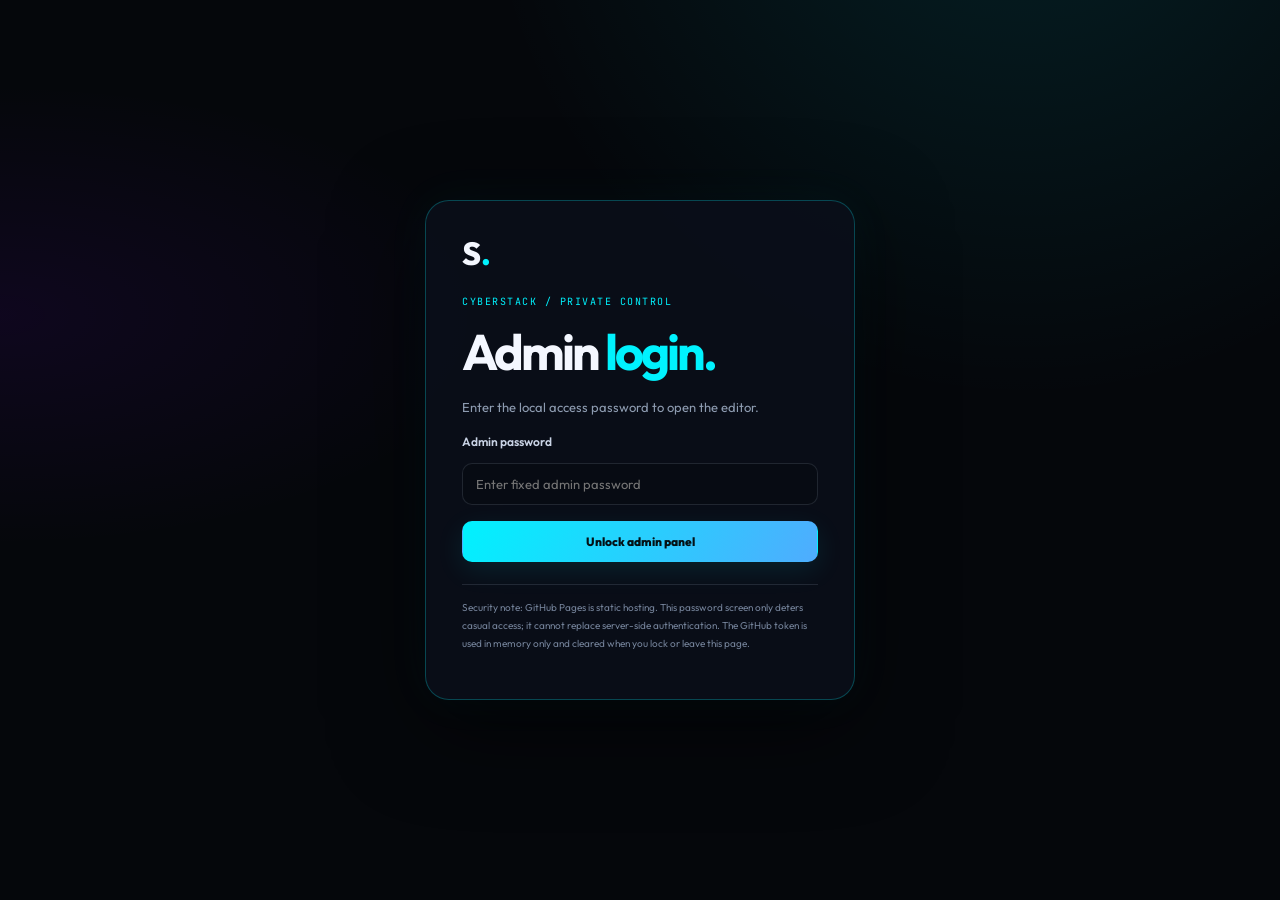
<file: admin/index.html>
<!doctype html><html lang="en"><head><meta charset="utf-8"><meta name="viewport" content="width=device-width,initial-scale=1"><meta http-equiv="refresh" content="0;url=/admin.html"><title>Opening portfolio CMS</title><script>location.replace("/admin.html");</script></head><body style="background:#080b14;color:#f3f5fb;font:16px sans-serif;padding:3rem">Opening the <a href="/admin.html">portfolio admin panel</a>…</body></html>
</file>
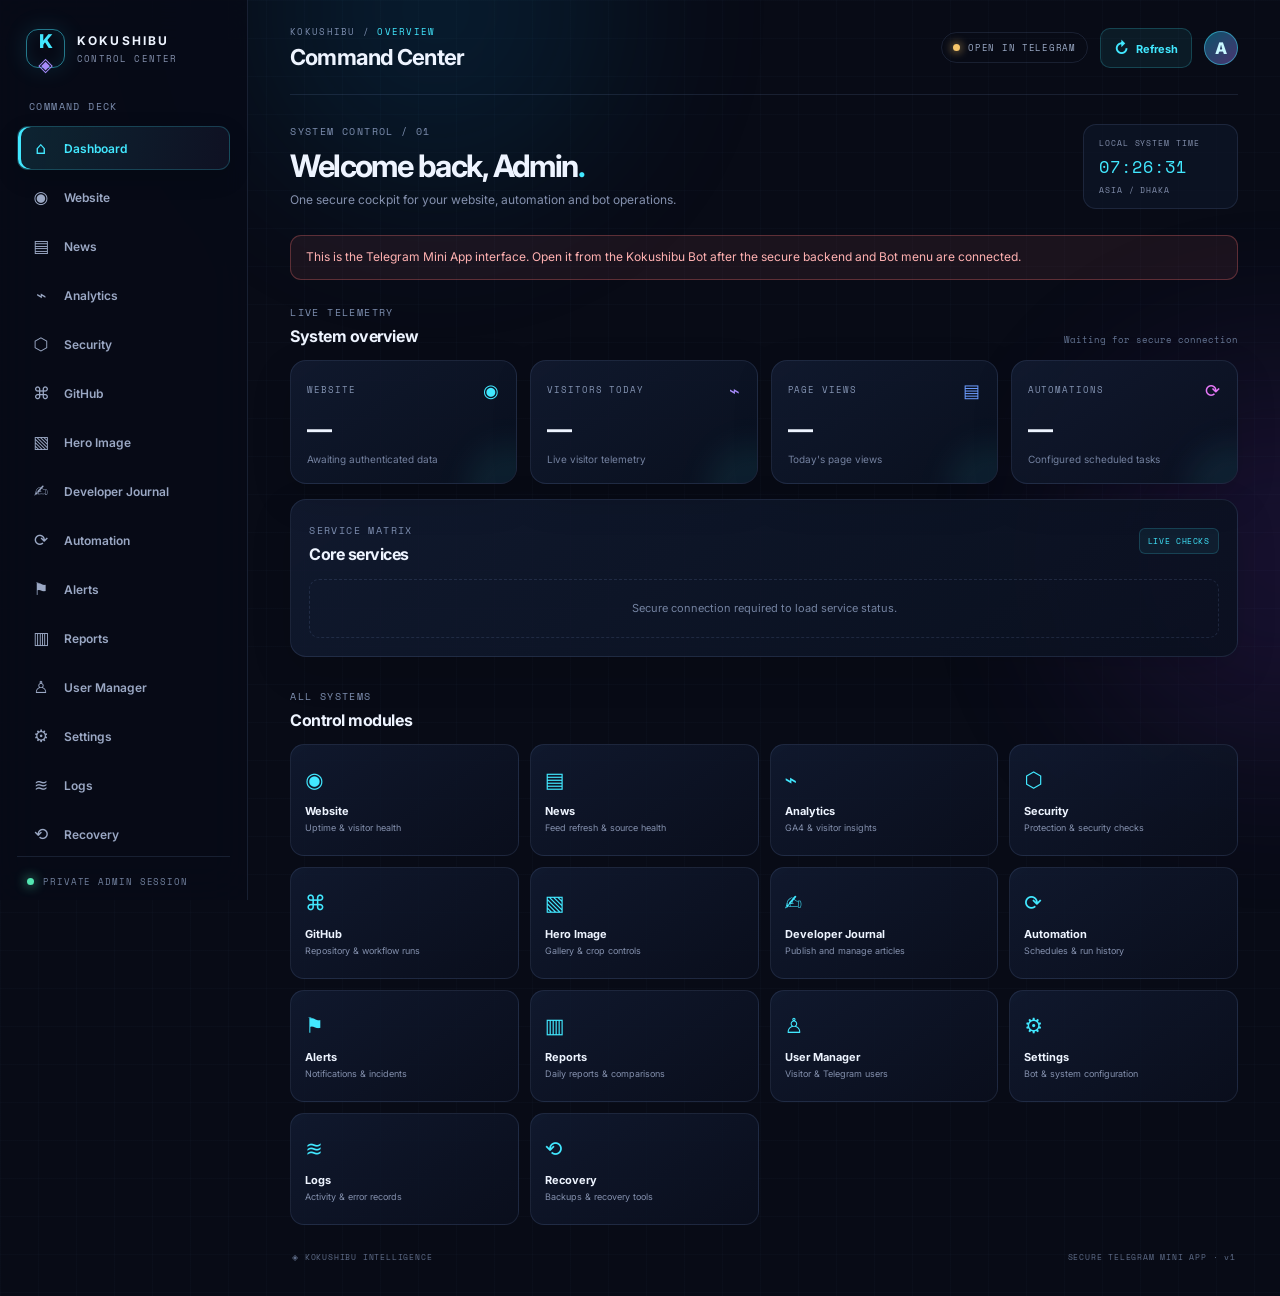
<file: miniapp/index.html>
<!doctype html>
<html lang="en">
<head>
  <meta charset="utf-8">
  <meta name="viewport" content="width=device-width,initial-scale=1,viewport-fit=cover">
  <meta name="theme-color" content="#080b16">
  <meta name="color-scheme" content="dark">
  <title>Kokushibu • Control Center</title>
  <link rel="preconnect" href="https://fonts.googleapis.com">
  <link rel="preconnect" href="https://fonts.gstatic.com" crossorigin>
  <link href="https://fonts.googleapis.com/css2?family=Inter:wght@400;500;600;700;800&family=Space+Mono:wght@400;700&display=swap" rel="stylesheet">
  <link rel="stylesheet" href="./app.css?v=3">
  <script src="https://telegram.org/js/telegram-web-app.js"></script>
  <script defer src="./app.js?v=4"></script>
</head>
<body>
  <div class="ambient ambient-a"></div><div class="ambient ambient-b"></div>
  <div class="app-shell">
    <aside class="sidebar">
      <a class="brand" href="#" aria-label="Kokushibu Control Center">
        <span class="brand-mark">K<span>◈</span></span>
        <span><b>KOKUSHIBU</b><small>CONTROL CENTER</small></span>
      </a>
      <div class="side-caption">COMMAND DECK</div>
      <nav id="side-nav" class="nav-list" aria-label="Control center sections"></nav>
      <div class="sidebar-foot"><span class="pulse-dot"></span><span>PRIVATE ADMIN SESSION</span></div>
    </aside>
    <main class="main">
      <header class="topbar">
        <div class="top-left">
          <button id="mobile-menu" class="icon-btn mobile-only" aria-label="Open navigation">☰</button>
          <div><div class="eyebrow">KOKUSHIBU / <span id="crumb">OVERVIEW</span></div><h1 id="page-title">Command Center</h1></div>
        </div>
        <div class="top-actions">
          <div class="live-chip"><i></i><span id="connection-label">CONNECTING</span></div>
          <button id="refresh-btn" class="refresh-btn" type="button"><span>↻</span> Refresh</button>
          <div class="avatar" id="admin-avatar">A</div>
        </div>
      </header>
      <section class="welcome-row">
        <div><div class="section-kicker">SYSTEM CONTROL / 01</div><h2>Welcome back, <span id="admin-name">Admin</span><span class="cyan">.</span></h2><p>One secure cockpit for your website, automation and bot operations.</p></div>
        <div class="clock-card"><span>LOCAL SYSTEM TIME</span><b id="clock">--:--:--</b><small>ASIA / DHAKA</small></div>
      </section>
      <div id="notice" class="notice" role="status" hidden></div>
      <section id="view-dashboard" class="view active">
        <div class="section-heading"><div><span class="section-kicker">LIVE TELEMETRY</span><h3>System overview</h3></div><span class="updated" id="last-updated">Waiting for secure connection</span></div>
        <div class="metrics-grid">
          <article class="metric-card"><div class="metric-top"><span>WEBSITE</span><span class="metric-icon cyan">◉</span></div><strong id="metric-site">—</strong><small id="metric-site-sub">Awaiting authenticated data</small></article>
          <article class="metric-card"><div class="metric-top"><span>VISITORS TODAY</span><span class="metric-icon violet">⌁</span></div><strong id="metric-visitors">—</strong><small>Live visitor telemetry</small></article>
          <article class="metric-card"><div class="metric-top"><span>PAGE VIEWS</span><span class="metric-icon blue">▤</span></div><strong id="metric-views">—</strong><small>Today's page views</small></article>
          <article class="metric-card"><div class="metric-top"><span>AUTOMATIONS</span><span class="metric-icon pink">⟳</span></div><strong id="metric-automation">—</strong><small>Configured scheduled tasks</small></article>
        </div>
        <div class="content-grid">
          <article class="panel system-panel"><div class="panel-head"><div><span class="section-kicker">SERVICE MATRIX</span><h3>Core services</h3></div><span class="tag">LIVE CHECKS</span></div><div id="service-list" class="service-list"><div class="empty-state">Secure connection required to load service status.</div></div></article>
          
        </div>
        <div class="section-heading modules-heading"><div><span class="section-kicker">ALL SYSTEMS</span><h3>Control modules</h3></div></div>
        <div id="module-grid" class="module-grid"></div>
      </section>
      <section id="view-module" class="view">
        <div class="module-hero panel"><div class="module-orb" id="module-orb">◈</div><div><span class="section-kicker" id="module-kicker">CONTROL MODULE</span><h3 id="module-title">Module</h3><p id="module-description">Module information will appear here.</p></div></div>
        <div class="module-content panel" id="module-content"><div class="empty-state">Choose a module to inspect its live controls.</div></div>
      </section>
      <footer class="footer"><span>◈ KOKUSHIBU INTELLIGENCE</span><span>SECURE TELEGRAM MINI APP · v1</span></footer>
    </main>
  </div>
  <nav class="mobile-nav" id="mobile-nav" aria-label="Mobile navigation"></nav>
  <div id="drawer-scrim" class="drawer-scrim"></div>
</body>
</html>
</file>
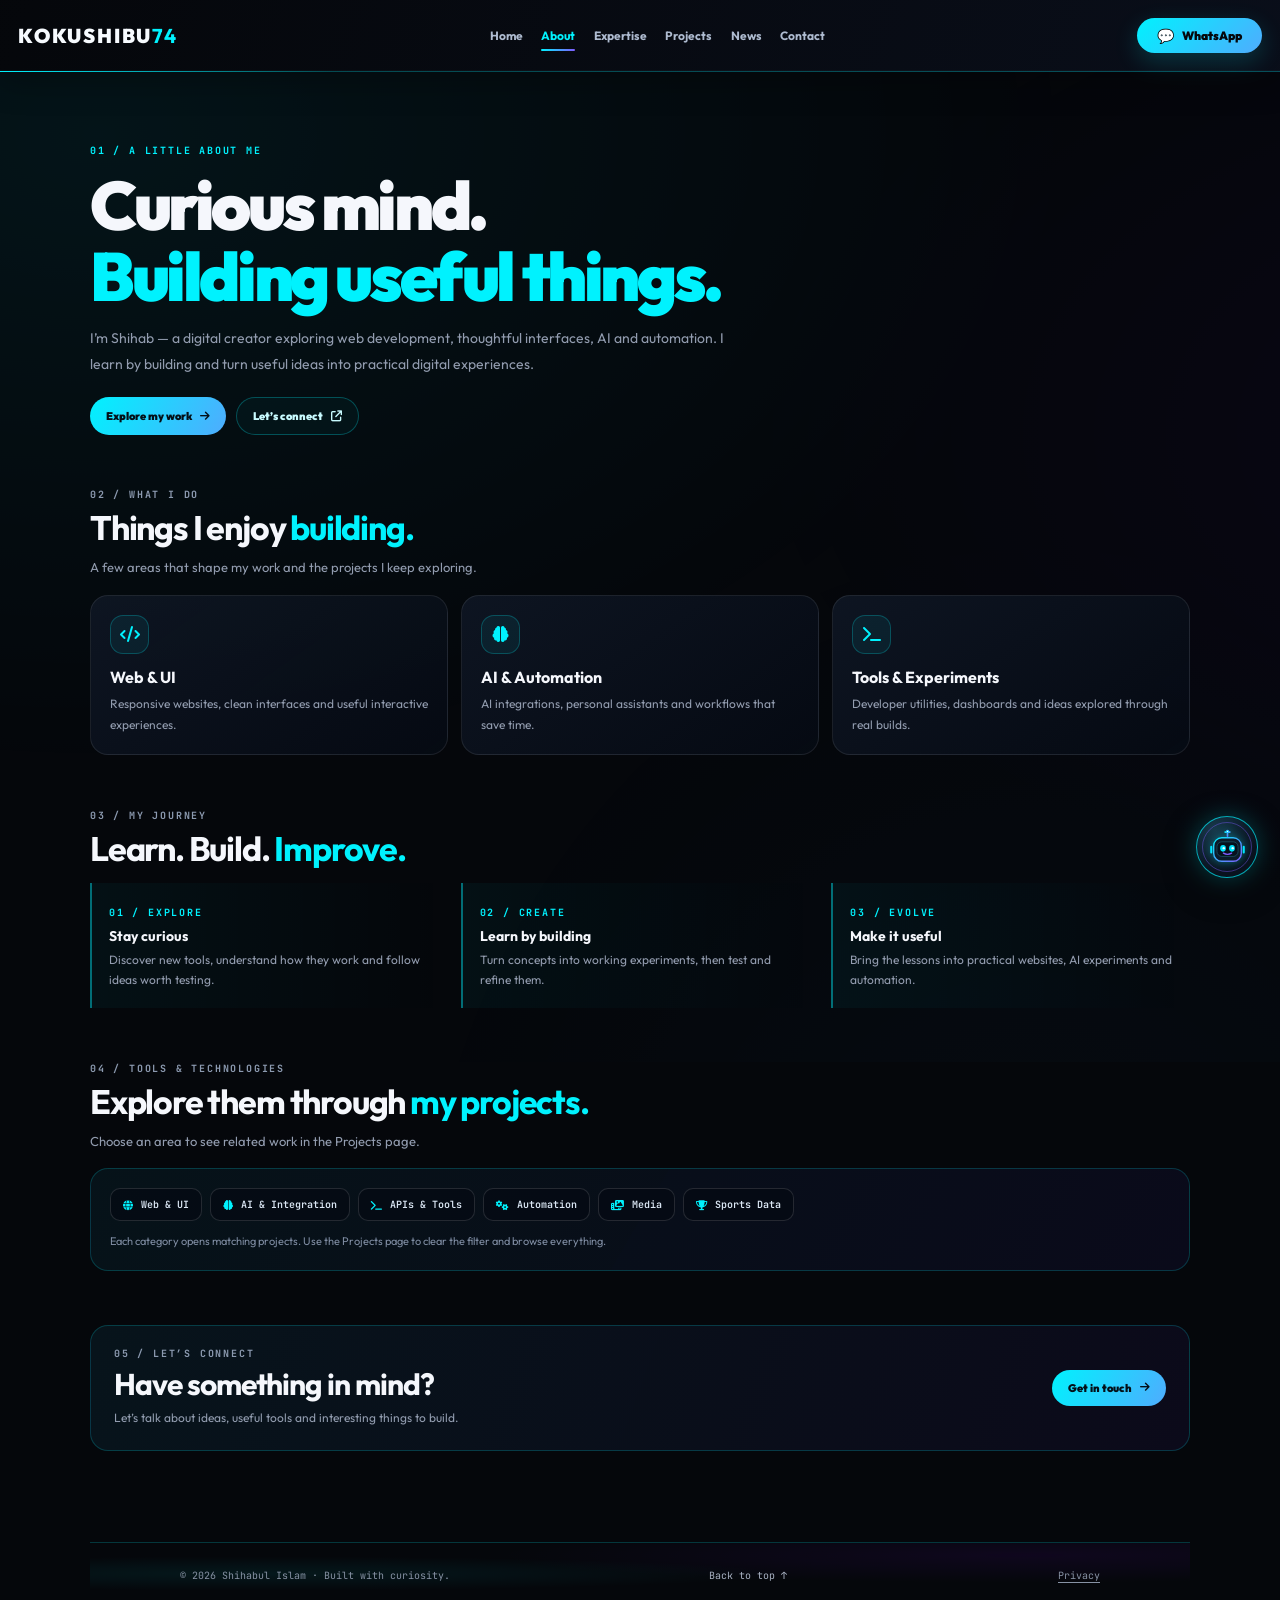
<file: about.html>
<!doctype html>
<html lang="en" class="dark">
<head>
<!-- Google Analytics (GA4) -->
<script async src="https://www.googletagmanager.com/gtag/js?id=G-WXBD1454H8"></script>
<script>window.dataLayer=window.dataLayer||[];function gtag(){dataLayer.push(arguments)}gtag('js',new Date());gtag('config','G-WXBD1454H8');</script>
<meta charset="utf-8"><meta name="viewport" content="width=device-width,initial-scale=1"><meta name="theme-color" content="#05070b">
<title>About | Shihabul Islam</title><meta name="description" content="Meet Shihabul Islam — a digital creator exploring web development, UI/UX, AI and automation through practical projects.">
<meta name="keywords" content="Shihabul Islam, web developer Bangladesh, UI UX, AI projects, automation"><meta name="author" content="Shihabul Islam"><meta name="robots" content="index,follow">
<link rel="canonical" href="https://kokushibu74.github.io/about.html"><meta property="og:type" content="profile"><meta property="og:title" content="About | Shihabul Islam"><meta property="og:description" content="The person, principles and projects behind the work."><meta property="og:url" content="https://kokushibu74.github.io/about.html">
<link rel="stylesheet" href="https://cdnjs.cloudflare.com/ajax/libs/font-awesome/6.7.2/css/all.min.css"><link href="https://fonts.googleapis.com/css2?family=JetBrains+Mono:wght@400;600;700&family=Outfit:wght@400;500;600;700;800;900&display=swap" rel="stylesheet">
<link rel="stylesheet" href="shared-shell.css?v=6"><link rel="stylesheet" href="chatbot-widget.css?v=1">
<style>
:root{color-scheme:dark;--bg:#05070b;--cyan:#00f2fe;--blue:#4facfe;--muted:#929caf;--line:#ffffff18}
*{box-sizing:border-box}html{scroll-behavior:smooth;background:var(--bg)}body{margin:0;min-height:100vh;background:var(--bg);color:#f5f7fc;font-family:Outfit,sans-serif;overflow-x:hidden}a{color:inherit}.wrap{width:min(1100px,calc(100% - 32px));margin:auto}

/* Match the shared secondary-page header and restrained cosmic background. */
.nav{min-height:76px;display:flex;align-items:center;justify-content:space-between;gap:20px;border-bottom:1px solid #ffffff18}
@media(max-width:600px){.nav{padding:15px 0;align-items:flex-start;flex-direction:column}}

body{position:relative;isolation:isolate}body:before{content:"";position:fixed;inset:-18%;z-index:-1;pointer-events:none;opacity:.52;background:radial-gradient(ellipse at 14% 18%,rgba(0,242,254,.115) 0%,transparent 34%),radial-gradient(ellipse at 83% 36%,rgba(127,0,255,.105) 0%,transparent 35%),radial-gradient(ellipse at 54% 90%,rgba(79,172,254,.065) 0%,transparent 38%);background-size:135% 135%;animation:cosmicDrift 26s ease-in-out infinite alternate}@keyframes cosmicDrift{0%{background-position:0 0}50%{background-position:55% 35%}100%{background-position:100% 70%}}
main{padding-bottom:16px}.hero{padding:clamp(42px,7vw,72px) 0 26px}.kicker,.index,.mono{font:700 10px 'JetBrains Mono',monospace;letter-spacing:.18em;color:var(--cyan);text-transform:uppercase}.kicker{margin:0 0 13px}.hero h1{font-size:clamp(38px,6.5vw,68px);line-height:1.04;letter-spacing:-.05em;margin:0 0 15px;font-weight:900;max-width:800px}.accent{color:var(--cyan)}.typed-line{display:inline;color:var(--cyan);filter:drop-shadow(0 0 5px rgba(0,229,255,.22))}.typed-line:after{content:"";display:inline-block;width:2px;height:.82em;margin-left:.08em;vertical-align:-.03em;background:#00e5ff;box-shadow:0 0 9px rgba(0,229,255,.7);animation:typeCursor .72s steps(1,end) infinite}.typed-line.done:after{display:none}@keyframes typeCursor{50%{opacity:0}}.intro{max-width:650px;color:var(--muted);line-height:1.85;font-size:14px;margin:0}.actions{display:flex;gap:10px;flex-wrap:wrap;margin-top:19px}.btn{display:inline-flex;align-items:center;gap:8px;padding:11px 16px;border-radius:999px;text-decoration:none;font-size:11px;font-weight:900;transition:transform .2s,box-shadow .2s}.btn:hover{transform:translateY(-3px)}.primary{background:linear-gradient(120deg,var(--cyan),var(--blue));color:#041018}.ghost{border:1px solid #00f2fe45;background:#00f2fe08;color:#c8fbff}
.section{padding:27px 0;scroll-margin-top:90px}.section-head{margin-bottom:15px}.index{display:block;margin-bottom:8px;color:#8c9ab0}.section h2{font-size:clamp(23px,3.6vw,34px);line-height:1.12;letter-spacing:-.035em;margin:0}.lead{max-width:690px;color:var(--muted);font-size:13px;line-height:1.8;margin:9px 0 0}
.cards{display:grid;grid-template-columns:repeat(3,minmax(0,1fr));gap:13px}.card{padding:19px;border:1px solid #ffffff16;border-radius:18px;background:linear-gradient(145deg,rgba(15,23,36,.9),rgba(6,11,20,.86));transition:transform .25s,border-color .25s,box-shadow .25s}.card:hover{transform:translateY(-4px);border-color:#00f2fe65;box-shadow:0 14px 35px #00f2fe10}.icon{display:grid;place-items:center;width:39px;height:39px;border:1px solid #00f2fe3b;border-radius:13px;background:#00f2fe10;color:var(--cyan)}.card h3{font-size:16px;margin:13px 0 6px}.card p{font-size:12px;line-height:1.75;color:var(--muted);margin:0}
.journey{display:grid;grid-template-columns:repeat(3,minmax(0,1fr));gap:12px}.step{padding:17px;border-left:2px solid #00f2fe70;background:linear-gradient(90deg,#00f2fe0b,transparent);border-radius:0 12px 12px 0}.step strong{display:block;font-size:14px;margin:7px 0 5px}.step p{font-size:12px;line-height:1.7;color:var(--muted);margin:0}
.tech{padding:19px;border:1px solid #00f2fe30;border-radius:18px;background:linear-gradient(120deg,#00f2fe09,#7f00ff08),rgba(8,13,22,.72)}.tech-list{display:flex;flex-wrap:wrap;gap:8px}.tech-link{display:inline-flex;align-items:center;gap:8px;padding:9px 12px;border:1px solid #ffffff20;border-radius:10px;background:#050a13a8;color:#dce8f6;text-decoration:none;font:600 10px 'JetBrains Mono',monospace;transition:transform .2s,border-color .2s}.tech-link i{color:var(--cyan)}.tech-link:hover{transform:translateY(-2px);border-color:#00f2fe8a}.tech-note{font-size:11px;color:#7f8ca2;line-height:1.6;margin:12px 0 0}
.contact{display:flex;align-items:center;justify-content:space-between;gap:18px;padding:21px 23px;border:1px solid #00f2fe30;border-radius:18px;background:linear-gradient(110deg,#00f2fe0a,#7f00ff09),rgba(8,13,22,.75)}.contact h2{font-size:clamp(22px,3.5vw,30px)}.contact p{font-size:12px;color:var(--muted);margin:7px 0 0;line-height:1.7}
.footer{border-top:1px solid #ffffff16;padding:22px 0 28px;color:#7f8a9f;font:10px 'JetBrains Mono',monospace;display:flex;justify-content:space-between;gap:15px;flex-wrap:wrap}.footer a{color:#a8b1c2;text-decoration:none}
.reveal{opacity:0;transform:translateY(12px);transition:opacity .5s ease,transform .5s ease}.reveal.visible{opacity:1;transform:none}
@media(max-width:680px){.hero{padding-top:40px}.section{padding:22px 0}.cards,.journey{grid-template-columns:1fr}.contact{align-items:flex-start;flex-direction:column}.contact .btn{width:100%;justify-content:center}}
@media(prefers-reduced-motion:reduce){html{scroll-behavior:auto}body:before{animation:none}.reveal{opacity:1;transform:none;transition:none}.typed-line:after{display:none}.card,.btn,.tech-link{transition:none}}
</style>
<!-- Google AdSense Auto ads -->
<script async src="https://pagead2.googlesyndication.com/pagead/js/adsbygoogle.js?client=ca-pub-4984469946659633" crossorigin="anonymous"></script>
  <link rel="stylesheet" href="scroll-reveal.css?v=1">
</head>
<body>
<header class="wrap nav"><a class="brand" href="./">KOKUSHIBU<b>74</b></a><nav class="links" aria-label="Main navigation"><a href="./">Home</a><a class="active" href="about.html" aria-current="page">About</a><a href="expertise.html">Expertise</a><a href="projects.html">Projects</a><a href="news.html">News</a><a href="contact.html">Contact</a></nav></header>
<main class="wrap">
<section class="hero" id="top"><p class="kicker">01 / A LITTLE ABOUT ME</p><h1>Curious mind.<br><span class="accent typed-line" id="about-typed" aria-label="Building useful things."></span></h1><p class="intro">I’m Shihab — a digital creator exploring web development, thoughtful interfaces, AI and automation. I learn by building and turn useful ideas into practical digital experiences.</p><div class="actions"><a class="btn primary" href="projects.html">Explore my work <i class="fa-solid fa-arrow-right"></i></a><a class="btn ghost" href="contact.html">Let’s connect <i class="fa-solid fa-arrow-up-right-from-square"></i></a></div></section>
<section class="section reveal" id="what"><div class="section-head"><span class="index">02 / WHAT I DO</span><h2>Things I enjoy <span class="accent">building.</span></h2><p class="lead">A few areas that shape my work and the projects I keep exploring.</p></div><div class="cards"><article class="card"><span class="icon"><i class="fa-solid fa-code"></i></span><h3>Web & UI</h3><p>Responsive websites, clean interfaces and useful interactive experiences.</p></article><article class="card"><span class="icon"><i class="fa-solid fa-brain"></i></span><h3>AI & Automation</h3><p>AI integrations, personal assistants and workflows that save time.</p></article><article class="card"><span class="icon"><i class="fa-solid fa-terminal"></i></span><h3>Tools & Experiments</h3><p>Developer utilities, dashboards and ideas explored through real builds.</p></article></div></section>
<section class="section reveal" id="journey"><div class="section-head"><span class="index">03 / MY JOURNEY</span><h2>Learn. Build. <span class="accent">Improve.</span></h2></div><div class="journey"><article class="step"><span class="mono">01 / EXPLORE</span><strong>Stay curious</strong><p>Discover new tools, understand how they work and follow ideas worth testing.</p></article><article class="step"><span class="mono">02 / CREATE</span><strong>Learn by building</strong><p>Turn concepts into working experiments, then test and refine them.</p></article><article class="step"><span class="mono">03 / EVOLVE</span><strong>Make it useful</strong><p>Bring the lessons into practical websites, AI experiments and automation.</p></article></div></section>
<section class="section reveal" id="technology"><div class="section-head"><span class="index">04 / TOOLS & TECHNOLOGIES</span><h2>Explore them through <span class="accent">my projects.</span></h2><p class="lead">Choose an area to see related work in the Projects page.</p></div><div class="tech"><div class="tech-list"><a class="tech-link" href="projects.html?tech=web"><i class="fa-solid fa-globe"></i> Web & UI</a><a class="tech-link" href="projects.html?tech=ai"><i class="fa-solid fa-brain"></i> AI & Integration</a><a class="tech-link" href="projects.html?tech=api"><i class="fa-solid fa-terminal"></i> APIs & Tools</a><a class="tech-link" href="projects.html?tech=automation"><i class="fa-solid fa-gears"></i> Automation</a><a class="tech-link" href="projects.html?tech=media"><i class="fa-solid fa-photo-film"></i> Media</a><a class="tech-link" href="projects.html?tech=sports"><i class="fa-solid fa-trophy"></i> Sports Data</a></div><p class="tech-note">Each category opens matching projects. Use the Projects page to clear the filter and browse everything.</p></div></section>
<section class="section reveal" id="connect"><div class="contact"><div><span class="index">05 / LET’S CONNECT</span><h2>Have something in mind?</h2><p>Let’s talk about ideas, useful tools and interesting things to build.</p></div><a class="btn primary" href="contact.html">Get in touch <i class="fa-solid fa-arrow-right"></i></a></div></section>
</main><footer class="wrap footer"><span>© 2026 Shihabul Islam · Built with curiosity.</span><span><a href="#top">Back to top ↑</a></span></footer>
<script>
(()=>{'use strict';
const target=document.getElementById('about-typed'),phrase='Building useful things.';
if(target){if(matchMedia('(prefers-reduced-motion: reduce)').matches){target.textContent=phrase;target.classList.add('done')}else{let i=0;const type=()=>{target.textContent=phrase.slice(0,++i);if(i<phrase.length)setTimeout(type,62);else target.classList.add('done')};setTimeout(type,260)}}
const nodes=document.querySelectorAll('.reveal');if(!('IntersectionObserver'in window)||matchMedia('(prefers-reduced-motion: reduce)').matches){nodes.forEach(n=>n.classList.add('visible'))}else{const observer=new IntersectionObserver(entries=>entries.forEach(e=>{if(e.isIntersecting){e.target.classList.add('visible');observer.unobserve(e.target)}}),{threshold:.1});nodes.forEach(n=>observer.observe(n))}
})();
</script>
<script src="shared-shell.js?v=8" defer></script><script src="chatbot-widget.js?v=2" defer></script>
  <script src="scroll-reveal.js?v=1" defer></script>
</body></html>
</file>
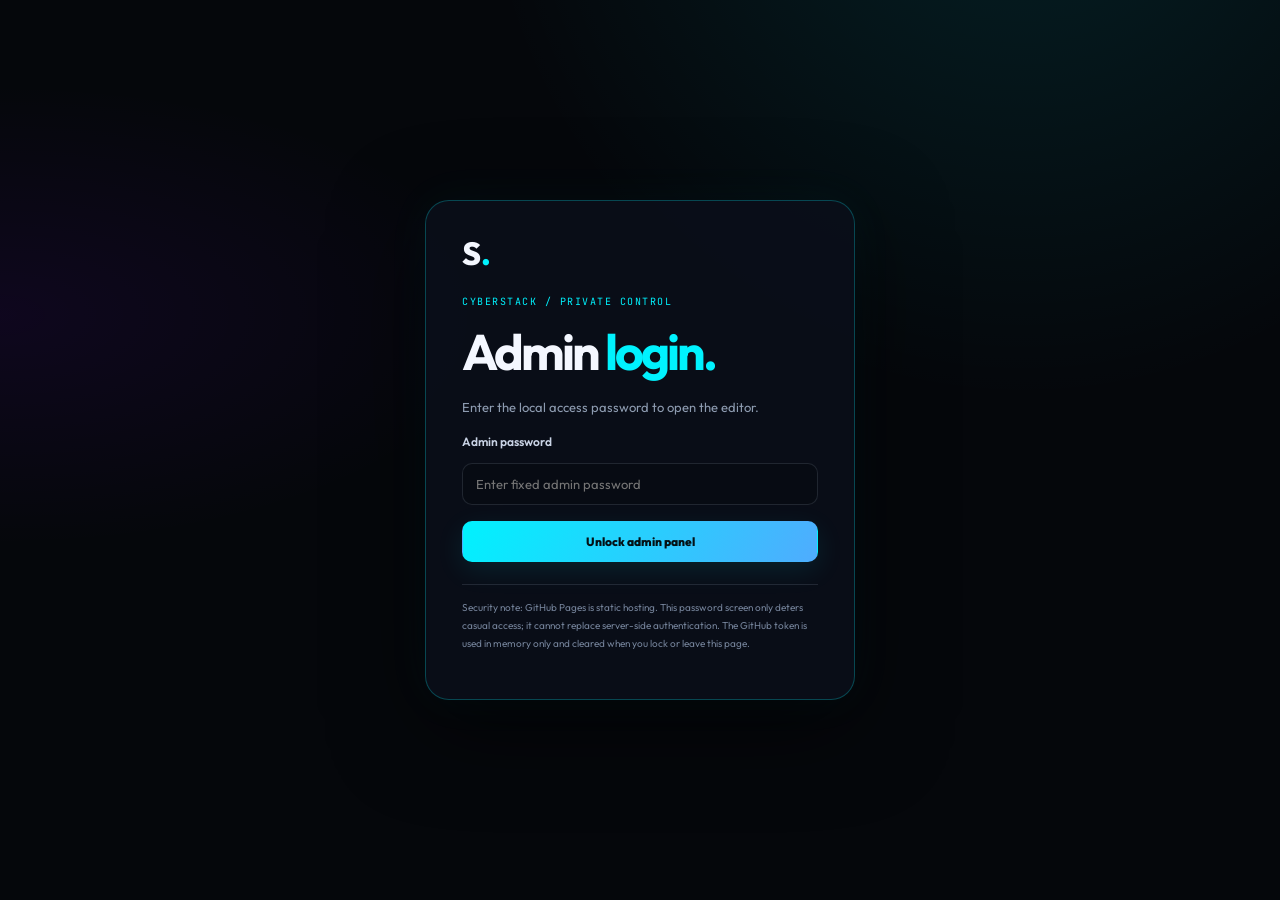
<file: admin.html>
<!doctype html>
<html lang="en"><head><meta charset="utf-8"><meta name="viewport" content="width=device-width,initial-scale=1"><meta name="theme-color" content="#05070b"><title>CyberStack Admin — Shihabul Islam</title><link rel="preconnect" href="https://fonts.googleapis.com"><link href="https://fonts.googleapis.com/css2?family=JetBrains+Mono:wght@400;600&family=Outfit:wght@400;500;600;700;800&display=swap" rel="stylesheet"><link rel="stylesheet" href="admin.css"></head>
<body>
<div id="auth-screen" class="auth-screen"><div class="auth-card"><div class="brand-mark">S<span>.</span></div><p class="eyebrow">CYBERSTACK / PRIVATE CONTROL</p><h1 id="auth-title">Admin <span>access.</span></h1><p id="auth-help">Enter the local access password to open the editor.</p><form id="auth-form"><label id="password-label" for="admin-password">Admin password</label><input id="admin-password" type="password" autocomplete="current-password" required placeholder="Enter fixed admin password"><label id="confirm-label" class="hidden" for="confirm-password">Confirm password</label><input id="confirm-password" class="hidden" type="password" autocomplete="off" placeholder="Repeat password"><button class="btn primary full" id="auth-submit" type="submit">Unlock admin panel </button><p id="auth-status" class="status"></p></form><p class="security-note">Security note: GitHub Pages is static hosting. This password screen only deters casual access; it cannot replace server-side authentication. The GitHub token is used in memory only and cleared when you lock or leave this page.</p></div></div>
<div id="app" class="app hidden">
<aside class="sidebar"><a class="brand" href="/"> <span class="brand-mark">S<span>.</span></span><span>SHIHAB <small>CYBERSTACK CMS</small></span></a><div class="sidebar-label">VISUAL EDITOR</div><nav id="side-nav"><a class="active" href="#profile">◈ <span>Profile & Hero</span></a><a href="#about">◎ <span>About</span></a><a href="#projects">▦ <span>Projects</span></a><a href="#skills">✳ <span>Skills</span></a><a href="#socials"> <span>Social platforms</span></a><a href="#design">◉ <span>Design & motion</span></a><a href="#sections">☷ <span>Page sections</span></a><a href="#seo">⌕ <span>SEO settings</span></a><a href="#monitor">◉ <span>Live monitor</span></a><a href="#publish">⬆ <span>Publish</span></a></nav><div class="sidebar-bottom"><span class="online-dot"></span> VISUAL MODE <button id="lock-btn" class="lock-btn">Lock panel</button></div></aside>
<main class="main"><header class="topbar"><div><span class="eyebrow">PORTFOLIO CONTROL ROOM</span><h1>Visual <span>studio.</span></h1></div><div class="top-actions"><a class="btn ghost" href="/" target="_blank" rel="noopener">View live site </a><button class="btn primary" id="preview-btn">Preview changes </button></div></header>
<div class="intro"><div><b>Everything is editable visually.</b><p>No HTML or JSON editing. Change fields, add/remove cards, preview the actual page, then publish to GitHub Pages.</p></div><span class="pill"><i></i> LIVE REPO CONNECTED</span></div>
<div class="editor-layout"><div class="editor">
<section class="panel" id="profile"><div class="panel-title"><span class="number">01</span><div><h2>Profile & hero</h2><p>First impression, headline and profile image.</p></div></div><div class="fields two"><label>Display name<input id="name" maxlength="90"></label><label>Role / badge<input id="badge" maxlength="140"></label><label>Headline — line 1<input id="title1" maxlength="100"></label><label>Headline — line 2<input id="title2" maxlength="100"></label></div><label>Introduction<textarea id="bio" rows="3" maxlength="700"></textarea></label><div class="fields two"><label>Image file path or image URL<input id="image" placeholder="storage/pictures/your-photo.jpg"></label><label>Photo crop <span class="value" id="imagePosValue">45%</span><input id="imagePos" type="range" min="0" max="100" value="45"></label></div><div class="fields two"><label>Upload a new profile photo<input id="image-file" type="file" accept="image/jpeg,image/png,image/webp"></label><div><button class="btn ghost" type="button" id="upload-image-btn" style="margin-top:36px">Upload photo to website </button><p class="helper">Uploads the selected image to this repository; a GitHub token is required.</p><p class="helper" id="hero-gallery-note" hidden>Hero images are managed in the Telegram Bot Gallery Manager. The legacy CMS image controls are locked to prevent conflicting Active Image changes. New uploads are metadata-stripped before repository upload.</p></div></div><div class="image-preview"><img id="admin-image-preview" src="storage/pictures/1790523232314.jpg" alt="Current profile preview"><div><b>Profile photo preview</b><p>Change the path/URL and adjust crop. Use a public image URL or an existing file path.</p></div></div></section>
<section class="panel" id="about"><div class="panel-title"><span class="number">02</span><div><h2>About section</h2><p>Update the text visitors see about you.</p></div></div><label>About headline<input id="aboutTitle" maxlength="140"></label><label>About description<textarea id="aboutText" rows="4" maxlength="1200"></textarea></label></section>
<section class="panel" id="projects"><div class="panel-title"><span class="number">03</span><div><h2>Projects</h2><p>Add, edit, remove or reorder project cards.</p></div><button class="btn small ghost" id="add-project">＋ Add project</button></div><div id="project-list" class="item-list"></div></section>
<section class="panel" id="skills"><div class="panel-title"><span class="number">04</span><div><h2>Skills & expertise</h2><p>Manage the expertise cards on your page.</p></div><button class="btn small ghost" id="add-skill">＋ Add skill</button></div><div id="skill-list" class="item-list"></div></section>
<section class="panel" id="socials"><div class="panel-title"><span class="number">05</span><div><h2>Social platforms</h2><p>Only platform names and icons appear publicly—no usernames or handles.</p></div><button class="btn small ghost" id="add-social">＋ Add platform</button></div><div id="social-list" class="item-list"></div></section>
<section class="panel" id="design"><div class="panel-title"><span class="number">06</span><div><h2>Design & motion</h2><p>Keep CyberStack style and adjust the page colors.</p></div></div><div class="fields three"><label>Background color<input id="bgColor" type="color"></label><label>Neon cyan<input id="neon1" type="color"></label><label>Neon blue<input id="neon2" type="color"></label></div><div class="toggle-row"><div><b>Liquid / water motion</b><p>Animated fluid orbs and neon portrait ring.</p></div><label class="switch"><input id="liquidEnabled" type="checkbox" checked><span></span></label></div><div class="toggle-row"><div><b>Neon glow & hover effects</b><p>Keep glass cards, glow and lift effects.</p></div><label class="switch"><input id="glowEnabled" type="checkbox" checked><span></span></label></div></section>
<section class="panel" id="sections"><div class="panel-title"><span class="number">07</span><div><h2>Page sections</h2><p>Show/hide sections and change their order.</p></div></div><div id="section-list" class="item-list"></div></section>
<section class="panel" id="seo"><div class="panel-title"><span class="number">08</span><div><h2>SEO settings</h2><p>Search title, description and share preview.</p></div></div><label>Browser / Google title<input id="seoTitle" maxlength="160"></label><label>Search description<textarea id="seoDescription" rows="3" maxlength="300"></textarea></label><label>Keywords (comma separated)<input id="seoKeywords" maxlength="400"></label><label>Social share image URL<input id="seoImage" maxlength="500"></label><div class="seo-preview"><span>GOOGLE SEARCH PREVIEW</span><b id="seo-preview-title">Shihabul Islam</b><small>https://kokushibu74.github.io/</small><p id="seo-preview-desc"></p></div></section>
<section class="panel monitor-panel" id="monitor">
<div class="panel-title"><span class="number">10</span><div><h2>Live monitor & analytics</h2><p>Privacy-first overview for portfolio traffic.</p></div><span class="monitor-demo-badge">PREVIEW ONLY</span></div>
<div class="monitor-notice"><b>Analytics are not connected.</b><p>GitHub Pages cannot securely collect or store shared visitor events on its own. This panel currently collects no visitor data and shows no real traffic.</p></div>
<div class="monitor-stats">
<article class="monitor-stat"><span>PAGE VIEWS</span><strong>—</strong><small>Waiting for analytics source</small></article>
<article class="monitor-stat"><span>LINK CLICKS</span><strong>—</strong><small>No click tracking enabled</small></article>
<article class="monitor-stat"><span>TOP LINK</span><strong class="monitor-stat-text">—</strong><small>No events recorded</small></article>
<article class="monitor-stat"><span>RETENTION</span><strong>90 days</strong><small>Policy target if storage is added</small></article>
</div>
<div class="monitor-grid">
<div class="monitor-box"><div class="monitor-box-head"><div><b>Activity indicator test</b><p>Preview the blue → red visual state only.</p></div><span id="monitor-dot" class="monitor-dot" aria-label="Demo indicator blue"></span></div><div class="monitor-indicator-row"><span id="monitor-indicator-label">BLUE · DEMO IDLE</span><button class="btn ghost small" id="monitor-test-btn" type="button">Test indicator</button></div><p class="helper">This button does not detect visitors or track clicks on the public portfolio.</p></div>
<div class="monitor-box"><div class="monitor-box-head"><div><b>Recent clicks</b><p>Real event records will remain disabled.</p></div><span class="monitor-muted-tag">NO DATA</span></div><div class="monitor-empty"><span>◎</span><b>No click records</b><p>No IP addresses, city locations, browser fingerprints, or personal data are being collected.</p></div></div>
</div>
<div class="monitor-footer-note"><b>Privacy settings</b><span>IP collection: off</span><span>Location: off</span><span>Personal data: off</span><span>External backend: not configured</span></div>
</section>
<section class="panel" id="publish"><div class="panel-title"><span class="number">09</span><div><h2>Save & publish</h2><p>Publish your visual edits to the real live website.</p></div></div><label>GitHub fine-grained token<input id="token" type="password" autocomplete="off" placeholder="github_pat_…"></label><p class="helper">Required to publish directly from this static site. Create a token limited to <b>Kokushibu74/kokushibu74.github.io</b> with Contents read/write. Token stays in this tab only. Do not send it to anyone.</p><div class="actions"><button class="btn ghost" id="download-btn">Download backup</button><button class="btn primary" id="save-btn">Publish to live website </button></div><div id="status" class="status" role="status"></div></section>
</div><aside class="preview-panel"><div class="preview-head"><div><span class="eyebrow">LIVE PREVIEW</span><b>Page overview</b></div><span class="pulse"></span></div><div class="preview-frame" id="mini-preview"><div class="mini-photo"><img id="mini-image" src="storage/pictures/1790523232314.jpg" alt=""></div><span id="mini-badge">WEB DEVELOPER</span><h3 id="mini-title">I build digital<br><span>experiences with purpose.</span></h3><p id="mini-bio">Portfolio intro appears here.</p><div id="mini-socials" class="mini-socials"></div></div><div class="preview-note">For the exact page, use <b>Preview changes</b>. The live site changes only after publishing.</div><button class="btn ghost full" id="reset-btn">Reload published content</button></aside></div><footer class="footer">CYBERSTACK CMS · Visual editing · <a href="/">Return to portfolio</a></footer></main></div>
<script src="admin.js?v=20261022-publish-countdown"></script></body></html>
</file>
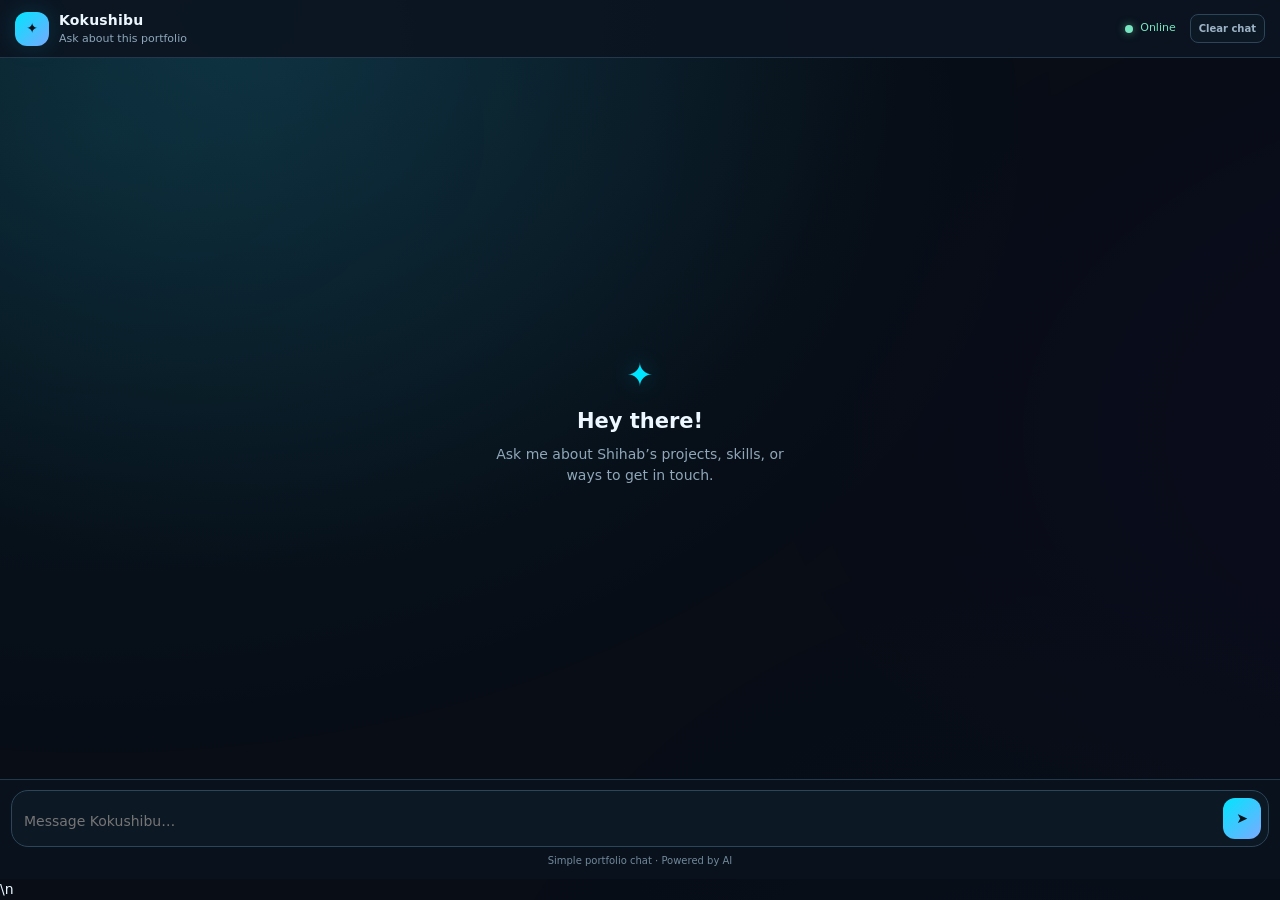
<file: chatbot.html>
<!doctype html>
<html lang="en">
<head>
<!-- Google Analytics (GA4) -->
<script async src="https://www.googletagmanager.com/gtag/js?id=G-WXBD1454H8"></script>
<script>
  window.dataLayer = window.dataLayer || [];
  function gtag(){dataLayer.push(arguments);}
  gtag('js', new Date());
  gtag('config', 'G-WXBD1454H8');
</script>

<meta charset="utf-8">
<meta name="viewport" content="width=device-width,initial-scale=1,maximum-scale=1">
<meta name="theme-color" content="#080d16">
<title>Kokushibu — Portfolio Chat</title>
<style>
:root{color-scheme:dark;--bg:#080d16;--panel:#101a27;--line:#23384a;--text:#edf7ff;--muted:#8fa7b9;--cyan:#00e5ff}
*{box-sizing:border-box}html,body{height:100%;margin:0}body{background:radial-gradient(ellipse at 20% 0%,#102b3b 0,transparent 45%),var(--bg);color:var(--text);font:14px/1.5 system-ui,-apple-system,Segoe UI,sans-serif;display:flex;flex-direction:column;overflow:hidden}
header{height:58px;flex-shrink:0;display:flex;align-items:center;gap:10px;padding:0 15px;border-bottom:1px solid var(--line);background:#0b1420e8}
.logo{width:34px;height:34px;display:grid;place-items:center;border-radius:12px;color:#03131b;font-weight:900;background:linear-gradient(135deg,#00e5ff,#76a9ff);box-shadow:0 0 24px #00e5ff25}
.brand{font-weight:800;letter-spacing:.2px}.sub{font-size:11px;color:var(--muted)}.online{margin-left:auto;display:flex;align-items:center;gap:7px;font-size:11px;color:#77e6c0;white-space:nowrap}.presence-dot{width:8px;height:8px;display:inline-block;border-radius:50%;background:#77e6c0;box-shadow:0 0 8px #77e6c088;flex:none}.presence-dot.thinking{background:#ff3b4f;box-shadow:0 0 10px #ff3b4f;animation:dotPulse .7s ease-in-out infinite}.presence-dot.typing{background:var(--cyan);box-shadow:0 0 10px #00e5ff;animation:dotPulse .55s ease-in-out infinite}@keyframes dotPulse{0%,100%{opacity:1;transform:scale(1)}50%{opacity:.25;transform:scale(.72)}}@media(prefers-reduced-motion:reduce){.presence-dot.thinking,.presence-dot.typing{animation:none;opacity:1}}
#chat{flex:1;min-height:0;overflow:auto;padding:15px 12px;display:flex;flex-direction:column;gap:12px;scroll-behavior:smooth}
.welcome{margin:auto;text-align:center;max-width:340px;padding:18px}.welcome .spark{font-size:32px;color:var(--cyan);text-shadow:0 0 24px #00e5ff55}.welcome h2{font-size:21px;margin:7px 0}.welcome p{color:var(--muted);margin:0}
.msg{max-width:min(92%,760px);padding:12px 14px;border-radius:16px;white-space:normal;overflow-wrap:anywhere;line-height:1.7}.user{align-self:flex-end;background:#163448;border:1px solid #22516a;border-bottom-right-radius:5px;white-space:pre-wrap}.bot{align-self:flex-start;background:var(--panel);border:1px solid var(--line);border-bottom-left-radius:5px}.bot p{margin:0 0 9px}.bot p:last-child{margin-bottom:0}.bot h3{font-size:15px;line-height:1.4;margin:10px 0 5px;color:#8cefff}.bot ul,.bot ol{padding-left:22px;margin:5px 0 10px}.bot li{margin:3px 0}.bot a{color:#79eaff;text-decoration:underline;text-underline-offset:3px}.bot code{font:12px/1.5 ui-monospace,SFMono-Regular,Consolas,monospace;background:#07111b;padding:2px 5px;border-radius:5px}.bot pre{overflow:auto;white-space:pre;background:#07111b;border:1px solid var(--line);padding:10px;border-radius:9px}.bot pre code{padding:0;background:transparent}.bot strong{color:#fff}.error{color:#ffb6b6}
form{padding:10px 11px max(11px,env(safe-area-inset-bottom));border-top:1px solid var(--line);background:#09111c}
.composer{display:flex;align-items:flex-end;gap:8px;padding:7px;border:1px solid #2c4559;border-radius:17px;background:#0d1825}
textarea{flex:1;min-width:0;max-height:120px;resize:none;border:0;outline:0;background:transparent;color:var(--text);font:inherit;padding:7px 5px}
button{border:0;border-radius:12px;padding:10px 13px;font:inherit;font-weight:750;cursor:pointer}
#send{background:linear-gradient(135deg,#00e5ff,#7aabff);color:#03131b}button:disabled{opacity:.5;cursor:wait}
.note{text-align:center;font-size:10px;color:#71899a;margin-top:6px}
#clear-chat{flex:none;margin-left:4px;padding:6px 8px;border:1px solid #2c4559;border-radius:8px;background:#0d1825;color:#9db4c6;font-size:10px;white-space:nowrap}
#clear-chat:hover{border-color:#00e5ff;color:#dffaff}
@media(max-width:360px){header{gap:7px;padding:0 9px}.sub{display:none}#clear-chat{font-size:9px;padding:6px}}
</style>

<style id="hybrid-cosmic-background-v1">
/* Hybrid Cosmic Energy: cinematic on Home, restrained on content pages. */
html{background:#05070b}
body{position:relative;isolation:isolate}
body::before{content:"";position:fixed;inset:-18%;z-index:-1;pointer-events:none;opacity:.52;background:radial-gradient(ellipse at 14% 18%,rgba(0,242,254,.115) 0%,transparent 34%),radial-gradient(ellipse at 83% 36%,rgba(127,0,255,.105) 0%,transparent 35%),radial-gradient(ellipse at 54% 90%,rgba(79,172,254,.065) 0%,transparent 38%);background-size:135% 135%;animation:hybridCosmicDrift 26s ease-in-out infinite alternate;will-change:background-position}
@keyframes hybridCosmicDrift{0%{background-position:0% 0%}50%{background-position:55% 35%}100%{background-position:100% 70%}}
/* Home gets the richer cinematic glow; other pages keep text and cards dominant. */
body:has(#home)::before{opacity:.78;background:radial-gradient(ellipse at 18% 24%,rgba(0,242,254,.17) 0%,transparent 36%),radial-gradient(ellipse at 82% 44%,rgba(127,0,255,.15) 0%,transparent 38%),radial-gradient(ellipse at 48% 88%,rgba(79,172,254,.08) 0%,transparent 42%);background-size:150% 150%;animation-duration:22s}
@media(max-width:640px){body::before{opacity:.34;background-size:120% 120%;animation-duration:34s}body:has(#home)::before{opacity:.48;animation-duration:30s}}
@media(prefers-reduced-motion:reduce){body::before{animation:none!important;will-change:auto}}
</style>
  <!-- Google AdSense Auto ads -->
  <script async src="https://pagead2.googlesyndication.com/pagead/js/adsbygoogle.js?client=ca-pub-4984469946659633" crossorigin="anonymous"></script>
</head>
<body>
<header><div class="logo" aria-hidden="true">✦</div><div><div class="brand">Kokushibu</div><div class="sub">Ask about this portfolio</div></div><div class="online"><span class="presence-dot" id="presenceDot" aria-hidden="true"></span><span id="presenceLabel">Online</span></div><button id="clear-chat" type="button" title="Clear saved conversation">Clear chat</button></header>
<main id="chat" aria-live="polite"><div class="welcome" id="welcome"><div class="spark">✦</div><h2>Hey there!</h2><p>Ask me about Shihab’s projects, skills, or ways to get in touch.</p></div></main>
<form id="form"><div class="composer"><textarea id="input" rows="1" maxlength="4000" placeholder="Message Kokushibu…" aria-label="Message" required></textarea><button id="send" type="submit" aria-label="Send message">➤</button></div><div class="note" id="status">Simple portfolio chat · Powered by AI</div></form>
<script>
(function(){
 const API='https://multi-ai-memory-api.mdshihab74.workers.dev';
 const chat=document.getElementById('chat'),form=document.getElementById('form'),input=document.getElementById('input'),send=document.getElementById('send'),status=document.getElementById('status'),presenceDot=document.getElementById('presenceDot'),presenceLabel=document.getElementById('presenceLabel');
 const system='You are Kokushibu, the official portfolio chatbot for Shihabul Islam. Your name is Kokushibu. If asked your name or identity, answer that your name is Kokushibu. Never call yourself Glyph Cluster, Shihab AI, or any other name. Owner: Shihabul Islam, Bangladesh. Website: https://kokushibu74.github.io/ . GitHub: https://github.com/Kokushibu74 . Email: mdshihab74@gmail.com . WhatsApp: https://wa.me/8801620107233 . YouTube: Lo-Fi World https://www.youtube.com/@Lo-Fi_World-x3w . Interests and work: web development, UI/UX, programming, AI assistants and automation. Known projects include MEMO WhatsApp AI Assistant and Termux Tool OS. Answer in the visitor’s language (Bangla, English, or Banglish), be concise, friendly, and well organized. Use short paragraphs, clear headings when useful, bullet points for lists, numbered steps for instructions, **bold** for key details, and Markdown links where helpful. Avoid giant text walls, repetitive intros, excessive emojis, and unnecessary formatting. Keep simple answers simple. Never invent personal details or project capabilities. IMPORTANT: If a visitor asks how to contact/reach/message Shihab, says they want to talk to him, asks to send him a message, or expresses any intention to contact him, do not simply give the WhatsApp link. The website will collect their name, contact detail, and message and forward it to Shihab. Do not claim that you sent a message unless the website confirms it.';
 const HISTORY_KEY='kokushibu-chat-history-v1';
 const VISITOR_KEY='portfolio-chat-id';
 const COOKIE_NAME='kokushibu_visitor_id';
 function cookieId(){try{const entry=document.cookie.split(';').map(v=>v.trim()).find(v=>v.startsWith(COOKIE_NAME+'='));return entry?decodeURIComponent(entry.slice(COOKIE_NAME.length+1)):''}catch(e){return ''}}
 function makeId(){try{if(typeof crypto!=='undefined'&&typeof crypto.randomUUID==='function')return crypto.randomUUID();if(typeof crypto!=='undefined'&&typeof crypto.getRandomValues==='function'){const bytes=new Uint8Array(16);crypto.getRandomValues(bytes);const hex=Array.from(bytes,b=>b.toString(16).padStart(2,'0')).join('');return hex.slice(0,8)+'-'+hex.slice(8,12)+'-4'+hex.slice(13,16)+'-'+((parseInt(hex.slice(16,18),16)&63)|128).toString(16)+hex.slice(18,20)+'-'+hex.slice(20)}}catch(e){}return Date.now().toString(16)+'-'+Math.random().toString(16).slice(2)+Math.random().toString(16).slice(2)}
 function getClientId(){let id=cookieId();try{if(!id)id=localStorage.getItem(VISITOR_KEY)||'';if(!id)id=makeId();localStorage.setItem(VISITOR_KEY,id)}catch(e){if(!id)id=makeId()}try{document.cookie=COOKIE_NAME+'='+encodeURIComponent(id)+'; Path=/; Max-Age=31536000; SameSite=Lax; Secure'}catch(e){}return id}
 const clientId=getClientId();
 let history=[],busy=false,contactFlow=null;
 try{const saved=JSON.parse(localStorage.getItem(HISTORY_KEY)||'{}');if(Array.isArray(saved.messages))history=saved.messages.filter(m=>m&&['user','assistant'].includes(m.role)&&typeof m.content==='string').slice(-60).map(m=>({role:m.role,content:m.content,context:m.context!==false}));if(saved.contactFlow&&['name','contact','message'].includes(saved.contactFlow.step))contactFlow=saved.contactFlow;history=history.filter((m,i,a)=>!(i>0&&m.role==='assistant'&&a[i-1].role==='assistant'&&m.content===a[i-1].content))}catch(e){}
 function saveHistory(){try{let payload=JSON.stringify({version:1,messages:history.slice(-60),contactFlow});while(payload.length>85000&&history.length>2){history.shift();payload=JSON.stringify({version:1,messages:history,contactFlow})}localStorage.setItem(HISTORY_KEY,payload)}catch(e){}}
 let messages=[{role:'system',content:system},...history.filter(m=>m.context!==false).slice(-14).map(m=>({role:m.role,content:m.content}))];
 function renderBotText(el,text){
  el.replaceChildren();
  const lines=String(text).replace(/\r/g,'').split('\n');let list=null,paragraph=[];
  function inline(parent,s){
   const re=/\*\*(.+?)\*\*|\*(.+?)\*|\x60([^\x60]+)\x60|\[([^\]]+)\]\((https?:\/\/[^\s)]+)\)|(https?:\/\/[^\s<]+)/g;let last=0,m;
   while((m=re.exec(s))){parent.appendChild(document.createTextNode(s.slice(last,m.index)));
    if(m[1]!==undefined){const n=document.createElement('strong');n.textContent=m[1];parent.appendChild(n)}
    else if(m[2]!==undefined){const n=document.createElement('em');n.textContent=m[2];parent.appendChild(n)}
    else if(m[3]!==undefined){const n=document.createElement('code');n.textContent=m[3];parent.appendChild(n)}
    else {const a=document.createElement('a');a.href=m[5]||m[6];a.textContent=m[4]||m[6];a.target='_blank';a.rel='noopener noreferrer';parent.appendChild(a)}
    last=re.lastIndex;
   }parent.appendChild(document.createTextNode(s.slice(last)));
  }
  function flush(){if(paragraph.length){const p=document.createElement('p');inline(p,paragraph.join(' '));el.appendChild(p);paragraph=[]}}
  function closeList(){if(list){el.appendChild(list);list=null}}
  for(const raw of lines){const line=raw.trim();
   if(!line){flush();closeList();continue}
   const h=line.match(/^#{1,3}\s+(.+)$/);if(h){flush();closeList();const n=document.createElement('h3');inline(n,h[1]);el.appendChild(n);continue}
   const li=line.match(/^[-*•]\s+(.+)$/)||line.match(/^\d+[.)]\s+(.+)$/);
   if(li){flush();const ordered=/^\d/.test(line);if(!list||list.tagName===(ordered?'UL':'OL')){closeList();list=document.createElement(ordered?'OL':'UL')}const item=document.createElement('li');inline(item,li[1]);list.appendChild(item);continue}
   closeList();paragraph.push(line);
  }flush();closeList();
 }
 function remember(role,text,context=true){history.push({role,content:String(text),context:context!==false});if(history.length>60)history=history.slice(-60);saveHistory()}
 function add(role,text,isError,persist=true,context=true){document.getElementById('welcome')?.remove();const el=document.createElement('div');el.className='msg '+(role==='user'?'user':'bot')+(isError?' error':'');if(role==='user')el.textContent=text;else renderBotText(el,text);chat.appendChild(el);chat.scrollTop=chat.scrollHeight;if(persist)remember(role,text,context);return el}
 function restoreHistory(){if(history.length){document.getElementById('welcome')?.remove();history.forEach(m=>add(m.role,m.content,false,false,m.context))}}
 function showWelcome(){chat.innerHTML='<div class="welcome" id="welcome"><div class="spark">✦</div><h2>Hey there!</h2><p>Ask me about Shihab’s projects, skills, or ways to get in touch.</p></div>'}
 function setPresence(mode){presenceDot.classList.remove('thinking','typing');if(mode==='thinking'){presenceDot.classList.add('thinking');presenceLabel.textContent='Thinking';status.textContent='Thinking…'}else if(mode==='typing'){presenceDot.classList.add('typing');presenceLabel.textContent='Replying';status.textContent='Typing a reply…'}else{presenceLabel.textContent='Online';status.textContent='Simple portfolio chat · Powered by AI'}}
 function setBusy(v){busy=v;send.disabled=v;input.disabled=v;if(v)setPresence('thinking');else setPresence('idle')}
 const sleep=ms=>new Promise(resolve=>setTimeout(resolve,ms));
 async function typeReply(el,text){setPresence('typing');el.textContent='';const chunks=String(text).match(/\S+\s*/g)||[String(text)];for(const chunk of chunks){el.appendChild(document.createTextNode(chunk));chat.scrollTop=chat.scrollHeight;const punctuation=/[.!?…][”’"')\]]*$/.test(chunk.trim());await sleep(punctuation?105:27)}renderBotText(el,text);chat.scrollTop=chat.scrollHeight}
 async function sendContactToTelegram(contact){
  const emailMatch=contact.contact.match(/[A-Z0-9._%+-]+@[A-Z0-9.-]+\.[A-Z]{2,}/i);
  const payload={
   name:contact.name,
   email:emailMatch?emailMatch[0]:'chatbot@kokushibu74.github.io',
   topic:'Message for Shihabul Islam via portfolio chatbot',
   message:'Visitor message via portfolio chatbot\\nVisitor contact: '+contact.contact+'\\n\\nMessage for Shihab:\\n'+contact.message,
   company:''
  };
  const response=await fetch('https://portfolio-contact-telegram.mdshihab74.workers.dev/submit',{method:'POST',headers:{'Content-Type':'application/json'},body:JSON.stringify(payload)});
  const result=await response.json().catch(()=>({}));
  if(!response.ok||!result.ok)throw new Error(result.error||'Telegram delivery failed');
 }
 async function submit(){
  const text=input.value.trim();if(!text||busy)return;
  const wasContactFlow=!!contactFlow;add('user',text,false,true,!wasContactFlow);input.value='';input.style.height='auto';
  if(contactFlow){
   if(contactFlow.step==='name'){contactFlow.name=text;contactFlow.step='contact';add('assistant','Thanks! Please share an email address or phone/WhatsApp number so Shihab can reply.',false,true,false);saveHistory()}
   else if(contactFlow.step==='contact'){contactFlow.contact=text;contactFlow.step='message';add('assistant','Got it. Now type the message you want me to send to Shihab.',false,true,false);saveHistory()}
   else{
    const details={...contactFlow,message:text};contactFlow=null;saveHistory();setBusy(true);const waiting=add('assistant','Sending your message to Shihab…',false,false,false);
    try{await sendContactToTelegram(details);waiting.textContent='Your message has been sent to Shihab. Thanks!';remember('assistant',waiting.textContent,false);status.textContent='Contact message delivered to Telegram.';}
    catch(error){waiting.textContent='Sorry, I could not deliver your message right now. Please email mdshihab74@gmail.com directly.';waiting.classList.add('error');remember('assistant',waiting.textContent,false);status.textContent='Telegram delivery failed.';}
    finally{setBusy(false);input.focus();chat.scrollTop=chat.scrollHeight;}
   }
   chat.scrollTop=chat.scrollHeight;return;
  }
  const contactIntent=/(\b(contact|contacting|reach|message|msg|talk|speak|get in touch)\b.{0,70}\b(shihab|him|owner|you|your|with)\b|\b(shihab|him|owner)\b.{0,70}\b(contact|message|msg|talk|speak|reach)\b|how (can|do) i (contact|reach|message|talk to)|i (want|need|would like) to (contact|message|talk to|speak to|reach)|can i (contact|message|talk to|speak to)|যোগাযোগ|কন্টাক্ট|কন্ট্যাক্ট|মেসেজ পাঠাতে|মেসেজ দিতে|মেসেজ করতে|মেসেজ করতে চাই|কথা বলতে চাই|কথা বলব|শিহাবকে মেসেজ|তাকে মেসেজ|শিহাবের সাথে কথা|শিহাবের সঙ্গে কথা)/i.test(text);
  if(contactIntent){contactFlow={step:'name'};add('assistant','Sure! I can forward a message to Shihab on Telegram. First, what is your name?',false,true,false);saveHistory();chat.scrollTop=chat.scrollHeight;return;}
  messages.push({role:'user',content:text});setBusy(true);const waiting=add('assistant','One moment…',false,false,true);
  try{const res=await fetch(API+'/api/chat',{method:'POST',headers:{'Content-Type':'text/plain;charset=UTF-8'},body:JSON.stringify({messages:messages.slice(-16),provider:'auto',clientId})});let data={};try{data=await res.json()}catch(e){}if(!res.ok||!data.text)throw new Error(data.error||data.message||('Chat request failed ('+res.status+').'));await typeReply(waiting,data.text);remember('assistant',data.text,true);messages.push({role:'assistant',content:data.text});if(messages.length>21)messages=[messages[0],...messages.slice(-20)];}
  catch(e){waiting.textContent='Sorry, I could not get a reply right now. Please try again shortly.';waiting.classList.add('error');remember('assistant',waiting.textContent,true);status.textContent=String(e.message||e).slice(0,120)}
  finally{setBusy(false);input.focus();chat.scrollTop=chat.scrollHeight}
 }
 const clearChat=document.getElementById('clear-chat');
 clearChat.addEventListener('click',()=>{if(busy)return;history=[];contactFlow=null;messages=[{role:'system',content:system}];try{localStorage.removeItem(HISTORY_KEY)}catch(e){}chat.innerHTML='';showWelcome();input.value='';input.style.height='auto';status.textContent='Chat history cleared on this browser.';input.focus()});
 restoreHistory();
 form.addEventListener('submit',e=>{e.preventDefault();submit()});input.addEventListener('input',()=>{input.style.height='auto';input.style.height=Math.min(input.scrollHeight,120)+'px'});input.addEventListener('keydown',e=>{if(e.key==='Enter'&&!e.shiftKey){e.preventDefault();form.requestSubmit()}});
})();
</script>
<script src="visitor-tracking.js?v=1" defer></script>\n</body>
</html>
</file>
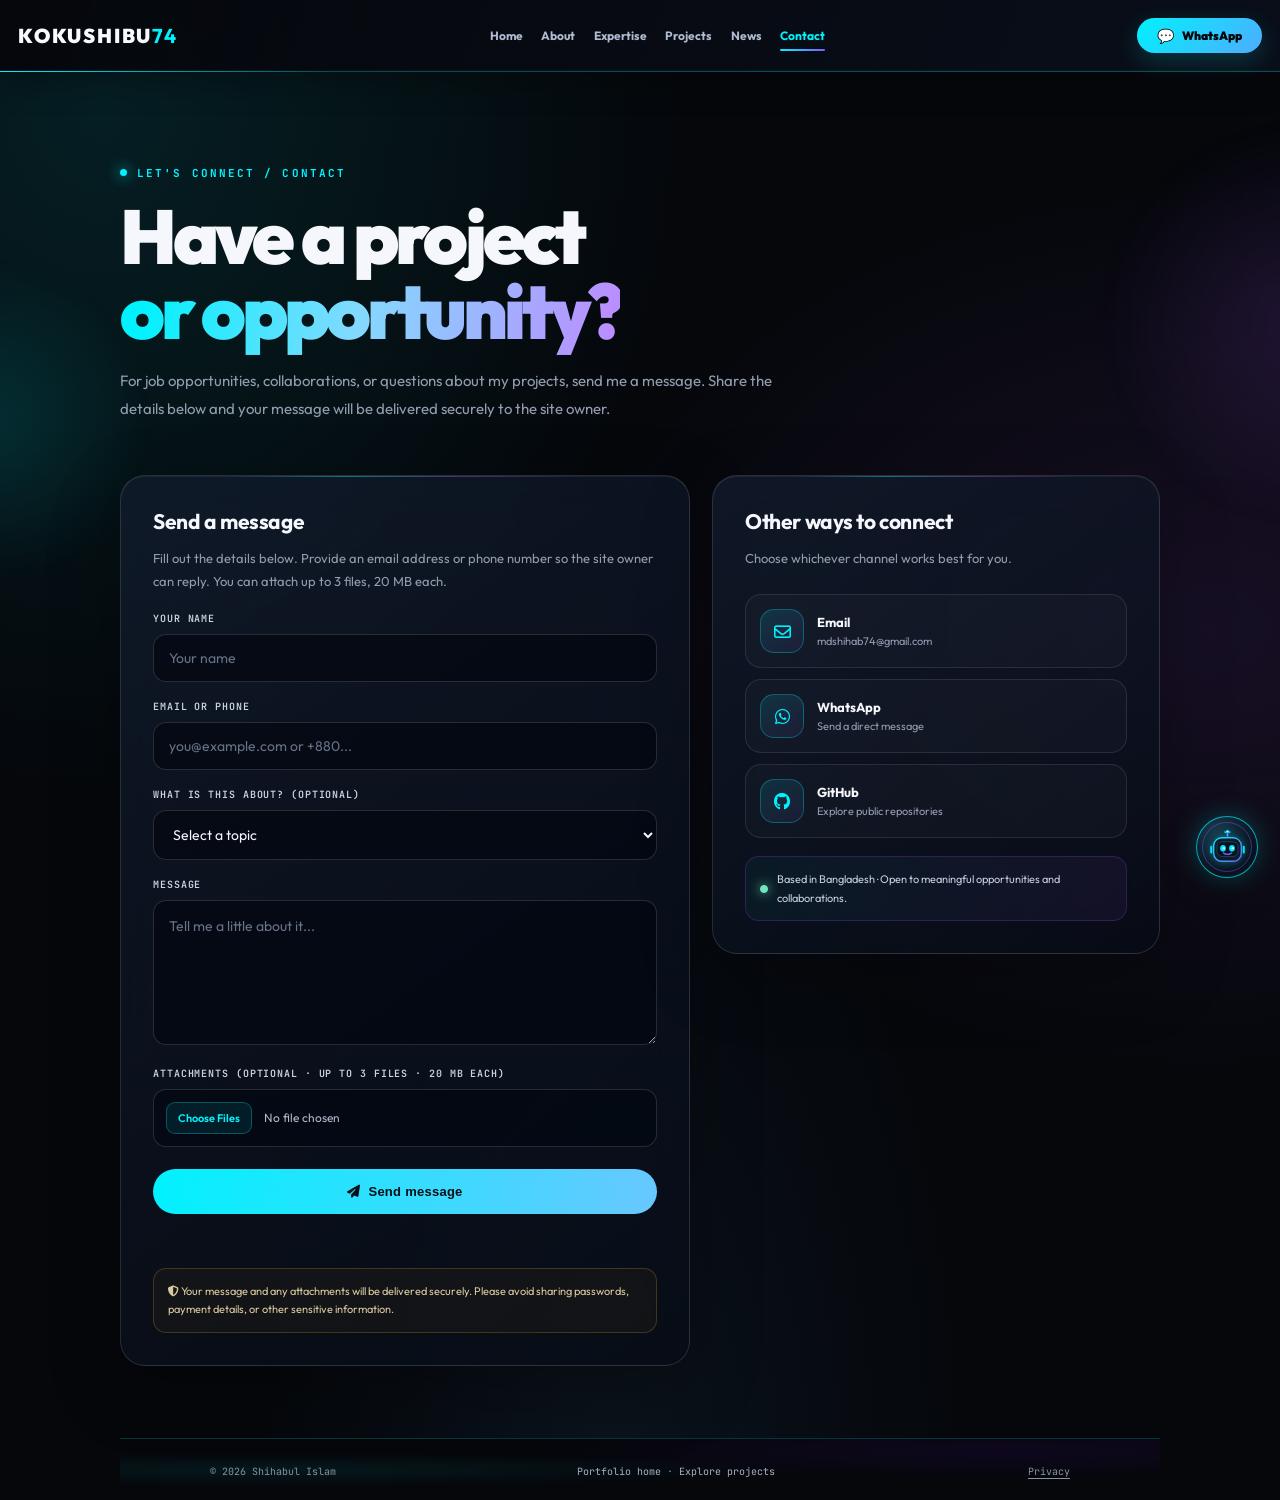
<file: contact.html>
<!doctype html>
<html lang="en" class="dark">
<head>
<meta charset="utf-8"><meta name="viewport" content="width=device-width,initial-scale=1">
<meta name="theme-color" content="#05070b">
<meta name="description" content="Contact Shihabul Islam about job opportunities, collaborations, and web or AI projects.">
<link rel="canonical" href="https://kokushibu74.github.io/contact.html">
<link rel="stylesheet" href="https://cdnjs.cloudflare.com/ajax/libs/font-awesome/6.7.2/css/all.min.css">
<link href="https://fonts.googleapis.com/css2?family=JetBrains+Mono:wght@400;600;700&family=Outfit:wght@400;500;600;700;800;900&display=swap" rel="stylesheet">
<title>Contact | Shihabul Islam</title>
<link rel="stylesheet" href="shared-shell.css?v=5">
<link rel="stylesheet" href="chatbot-widget.css?v=1">
<link rel="stylesheet" href="scroll-reveal.css?v=1">
<style>
:root{color-scheme:dark;--bg:#05070b;--cyan:#00f2fe;--blue:#4facfe;--purple:#a855f7;--muted:#929caf;--glass:rgba(12,19,32,.66);--line:rgba(255,255,255,.12)}
*{box-sizing:border-box}
html{scroll-behavior:smooth;background:var(--bg)}
body{position:relative;isolation:isolate;overflow-x:hidden;min-height:100vh;margin:0;color:#f5f7fc;font-family:Outfit,sans-serif;background:radial-gradient(ellipse at 8% 7%,rgba(0,242,254,.10),transparent 35%),radial-gradient(ellipse at 94% 42%,rgba(168,85,247,.11),transparent 37%),radial-gradient(ellipse at 48% 100%,rgba(79,172,254,.07),transparent 38%),var(--bg)}
body:before,body:after{content:"";position:fixed;pointer-events:none;z-index:-1;border-radius:50%;filter:blur(2px);will-change:transform}
body:before{width:340px;height:340px;left:-180px;top:28%;background:radial-gradient(circle,rgba(0,242,254,.12),transparent 68%);animation:ambientFloat 22s ease-in-out infinite alternate}
body:after{width:430px;height:430px;right:-240px;top:12%;background:radial-gradient(circle,rgba(168,85,247,.14),transparent 68%);animation:ambientFloat 28s ease-in-out infinite alternate-reverse}
@keyframes ambientFloat{from{transform:translate3d(0,-24px,0) scale(.94)}to{transform:translate3d(32px,42px,0) scale(1.12)}}
a{color:inherit}
.wrap{width:min(1040px,calc(100% - 36px));margin-inline:auto}
.nav{min-height:76px;display:flex;align-items:center;justify-content:space-between;gap:18px;border-bottom:1px solid #ffffff18}
.brand{font-weight:900;letter-spacing:.08em;text-decoration:none}.brand b{color:var(--cyan)}
.links{display:flex;gap:clamp(10px,2vw,22px);flex-wrap:wrap}
.links a{font-size:12px;text-decoration:none;color:#a8b1c2;transition:color .2s ease}
.links a:hover,.links a.active{color:var(--cyan)}
.hero{position:relative;padding:clamp(48px,8vw,88px) 0 30px;animation:heroEnter .85s cubic-bezier(.2,.75,.25,1) both}
@keyframes heroEnter{from{opacity:0;transform:translateY(18px)}to{opacity:1;transform:translateY(0)}}
.kicker{display:inline-flex;align-items:center;gap:10px;margin:0;color:var(--cyan);font:700 11px 'JetBrains Mono',monospace;letter-spacing:.19em}
.kicker:before{content:"";width:7px;height:7px;border-radius:50%;background:var(--cyan);box-shadow:0 0 14px var(--cyan);animation:dotPulse 2.2s ease-in-out infinite}
@keyframes dotPulse{50%{opacity:.48;box-shadow:0 0 4px var(--cyan)}}
h1{font-size:clamp(42px,7.3vw,76px);line-height:.99;letter-spacing:-.055em;margin:19px 0 18px;font-weight:900}
.accent{color:transparent;background:linear-gradient(100deg,var(--cyan) 5%,#83d9ff 48%,#bd8aff 100%);background-clip:text;-webkit-background-clip:text;filter:drop-shadow(0 0 22px rgba(0,242,254,.12))}
.intro{max-width:660px;color:var(--muted);line-height:1.85;font-size:15px;margin:0}
.layout{display:grid;grid-template-columns:minmax(0,1.12fr) minmax(280px,.88fr);gap:22px;margin:22px 0 72px;align-items:start}
.panel{position:relative;overflow:hidden;border:1px solid rgba(255,255,255,.13);border-radius:25px;padding:clamp(21px,4vw,32px);background:linear-gradient(145deg,rgba(18,28,45,.78),rgba(7,12,23,.72));-webkit-backdrop-filter:blur(22px);backdrop-filter:blur(22px);box-shadow:0 22px 70px rgba(0,0,0,.28),inset 0 1px 0 rgba(255,255,255,.06);transition:border-color .35s ease,box-shadow .35s ease,transform .35s ease}
.panel:before{content:"";position:absolute;inset:0 18% auto;height:1px;background:linear-gradient(90deg,transparent,rgba(0,242,254,.5),rgba(168,85,247,.38),transparent);opacity:.75}
.panel:hover{border-color:rgba(0,242,254,.25);box-shadow:0 25px 75px rgba(0,0,0,.34),0 0 34px rgba(0,242,254,.055),inset 0 1px 0 rgba(255,255,255,.08)}
.panel h2{font-size:21px;letter-spacing:-.02em;margin:0 0 8px}
.muted{color:var(--muted);font-size:13px;line-height:1.8}
.field{display:block;margin-top:18px}
.field>span{display:block;color:#cbd5e1;font:600 10px 'JetBrains Mono',monospace;letter-spacing:.09em;text-transform:uppercase;margin-bottom:9px}
.field input,.field select,.field textarea{width:100%;border:1px solid rgba(255,255,255,.14);border-radius:13px;background:rgba(3,8,17,.72);color:#f5f7fc;padding:14px 15px;font:14px Outfit,sans-serif;outline:none;transition:border-color .25s ease,box-shadow .25s ease,background .25s ease}
.field input::placeholder,.field textarea::placeholder{color:#667287}
.field textarea{min-height:145px;resize:vertical;line-height:1.65}
.field input:focus,.field select:focus,.field textarea:focus{border-color:rgba(0,242,254,.8);background:rgba(4,13,24,.92);box-shadow:0 0 0 3px rgba(0,242,254,.10),0 0 24px rgba(0,242,254,.08)}
.field input[type=file]{padding:12px;color:#aeb9ca;font-size:12px}
.field input[type=file]::file-selector-button{border:1px solid rgba(0,242,254,.28);border-radius:9px;padding:8px 11px;margin-right:12px;background:rgba(0,242,254,.09);color:var(--cyan);font:600 11px Outfit,sans-serif;cursor:pointer}
.submit{position:relative;isolation:isolate;overflow:hidden;width:100%;margin-top:22px;padding:15px 18px;border:0;border-radius:999px;background:linear-gradient(105deg,var(--cyan),#66c8ff 55%,#a78bfa);background-size:180% 100%;color:#041018;font-weight:900;font-size:13px;letter-spacing:.02em;cursor:pointer;transition:transform .25s ease,box-shadow .25s ease,background-position .45s ease}
.submit:before{content:"";position:absolute;z-index:-1;inset:0;transform:translateX(-120%);background:linear-gradient(100deg,transparent,rgba(255,255,255,.48),transparent);transition:transform .65s ease}
.submit:hover{background-position:100% 0;box-shadow:0 9px 32px rgba(0,242,254,.24);transform:translateY(-2px)}
.submit:hover:before{transform:translateX(120%)}
.submit:active{transform:translateY(0) scale(.99)}
.submit:disabled{opacity:.65;cursor:wait;transform:none;box-shadow:none}
#form-status{min-height:24px;margin:13px 0 0}
#form-status[data-state=success]{color:#72e6bd}
#form-status[data-state=error]{color:#ff9aab}
.contact-panel{display:grid;gap:11px}
.contact-link{position:relative;display:flex;align-items:center;gap:13px;padding:14px;border:1px solid rgba(255,255,255,.10);border-radius:16px;text-decoration:none;background:rgba(255,255,255,.025);transition:transform .28s ease,border-color .28s ease,background .28s ease,box-shadow .28s ease}
.contact-link:hover{transform:translateY(-3px);border-color:rgba(0,242,254,.36);background:rgba(0,242,254,.055);box-shadow:0 12px 28px rgba(0,0,0,.2),0 0 22px rgba(0,242,254,.06)}
.contact-icon{position:relative;display:grid;place-items:center;width:44px;height:44px;border:1px solid rgba(0,242,254,.28);border-radius:14px;background:linear-gradient(145deg,rgba(0,242,254,.13),rgba(168,85,247,.08));color:var(--cyan);font-size:17px;flex:0 0 44px;transition:box-shadow .3s ease,transform .3s ease}
.contact-link:hover .contact-icon{transform:rotate(-5deg) scale(1.06);box-shadow:0 0 20px rgba(0,242,254,.18)}
.contact-link strong{display:block;font-size:13px;font-weight:700}
.contact-link small{display:block;color:var(--muted);font-size:11px;margin-top:4px;overflow-wrap:anywhere}
.availability{display:flex;align-items:center;gap:9px;margin:7px 0 0;padding:13px 14px;border:1px solid rgba(168,85,247,.2);border-radius:14px;background:linear-gradient(110deg,rgba(0,242,254,.045),rgba(168,85,247,.07));color:#c5cede;font-size:11px;line-height:1.65}
.availability i{color:#72e6bd;font-size:8px;filter:drop-shadow(0 0 6px #72e6bd)}
.note{margin-top:17px;padding:13px 14px;border:1px solid rgba(251,191,36,.20);border-radius:13px;background:rgba(245,158,11,.045);color:#d9c99f;font-size:11px;line-height:1.7}
.footer{border-top:1px solid #ffffff16;padding:25px 0 32px;color:#7f8a9f;font:10px 'JetBrains Mono',monospace;display:flex;justify-content:space-between;gap:15px;flex-wrap:wrap}
.footer a{color:#a8b1c2;text-decoration:none}.footer a:hover{color:var(--cyan)}
.reveal{opacity:0;transform:translateY(22px);transition:opacity .7s ease,transform .7s cubic-bezier(.2,.7,.2,1)}
.reveal.is-visible{opacity:1;transform:translateY(0)}
@media(max-width:760px){.wrap{width:min(100% - 30px,620px)}.nav{padding:15px 0;align-items:flex-start;flex-direction:column}.layout{grid-template-columns:1fr;gap:16px;margin-top:16px}.contact-panel{order:-1}.hero{padding-top:45px}.panel{border-radius:21px}.contact-link{padding:13px}}
@media(max-width:420px){h1{font-size:clamp(39px,12vw,52px)}.intro{font-size:14px}.panel{padding:20px}.links{gap:10px 14px}.links a{font-size:11px}}
@media(prefers-reduced-motion:reduce){*,*:before,*:after{scroll-behavior:auto!important;animation:none!important;transition:none!important}.reveal{opacity:1;transform:none}body:before,body:after{display:none}}
</style>
</head>
<body>
<header class="wrap nav"><a class="brand" href="./">KOKUSHIBU<b>74</b></a><nav class="links" aria-label="Main navigation"><a href="./">Home</a><a href="about.html">About</a><a href="expertise.html">Expertise</a><a href="projects.html">Projects</a><a href="news.html">News</a><a class="active" href="contact.html" aria-current="page">Contact</a></nav></header>
<main class="wrap">
<section class="hero"><p class="kicker">LET'S CONNECT / CONTACT</p><h1>Have a project<br><span class="accent">or opportunity?</span></h1><p class="intro">For job opportunities, collaborations, or questions about my projects, send me a message. Share the details below and your message will be delivered securely to the site owner.</p></section>
<div class="layout">
<section class="panel reveal" aria-labelledby="form-title"><h2 id="form-title">Send a message</h2><p class="muted">Fill out the details below. Provide an email address or phone number so the site owner can reply. You can attach up to 3 files, 20 MB each.</p>
<form id="contact-form">
<label class="field"><span>Your name</span><input name="name" autocomplete="name" maxlength="100" placeholder="Your name" required></label>
<label class="field"><span>Email or phone</span><input name="contact" type="text" autocomplete="email" inputmode="email" maxlength="180" placeholder="you@example.com or +880..." required></label>
<label class="field"><span>What is this about? (optional)</span><select name="topic"><option value="" selected>Select a topic</option><option>Job opportunity</option><option>Freelance project</option><option>Collaboration</option><option>Question about a project</option><option>Other</option></select></label>
<label class="field"><span>Message</span><textarea name="message" minlength="10" maxlength="4000" placeholder="Tell me a little about it..." required></textarea></label>
<label class="field"><span>Attachments (optional · up to 3 files · 20 MB each)</span><input name="attachments" type="file" multiple accept=".pdf,.doc,.docx,.xls,.xlsx,.ppt,.pptx,.txt,.csv,.rtf,.jpg,.jpeg,.png,.gif,.webp,.mp4,.mov,.webm,.mpeg,.3gp"></label>
<div aria-hidden="true" style="position:absolute;width:1px;height:1px;padding:0;margin:-1px;overflow:hidden;clip:rect(0,0,0,0);white-space:nowrap;border:0"><label>Leave this empty<input name="company" tabindex="-1" autocomplete="off"></label></div>
<button class="submit" type="submit"><i class="fa-solid fa-paper-plane" aria-hidden="true"></i> &nbsp;Send message</button><p id="form-status" class="muted" role="status" aria-live="polite"></p>
</form>
<div class="note"><i class="fa-solid fa-shield-halved" aria-hidden="true"></i> Your message and any attachments will be delivered securely. Please avoid sharing passwords, payment details, or other sensitive information.</div>
</section>
<aside class="panel contact-panel reveal" aria-labelledby="connect-title"><div><h2 id="connect-title">Other ways to connect</h2><p class="muted">Choose whichever channel works best for you.</p></div>
<a class="contact-link" href="mailto:mdshihab74@gmail.com"><span class="contact-icon"><i class="fa-regular fa-envelope" aria-hidden="true"></i></span><span><strong>Email</strong><small>mdshihab74@gmail.com</small></span></a>
<a class="contact-link" href="https://wa.me/8801620107233" target="_blank" rel="noopener noreferrer"><span class="contact-icon"><i class="fa-brands fa-whatsapp" aria-hidden="true"></i></span><span><strong>WhatsApp</strong><small>Send a direct message</small></span></a>
<a class="contact-link" href="https://github.com/Kokushibu74" target="_blank" rel="noopener noreferrer"><span class="contact-icon"><i class="fa-brands fa-github" aria-hidden="true"></i></span><span><strong>GitHub</strong><small>Explore public repositories</small></span></a>
<div class="availability"><i class="fa-solid fa-circle" aria-hidden="true"></i><span>Based in Bangladesh · Open to meaningful opportunities and collaborations.</span></div>
</aside>
</div>
</main>
<footer class="wrap footer"><span>© <span id="year"></span> Shihabul Islam</span><span><a href="./">Portfolio home</a> · <a href="projects.html">Explore projects</a></span></footer>
<script>
document.getElementById("year").textContent=new Date().getFullYear();
const form=document.getElementById("contact-form");
const status=document.getElementById("form-status");
const submit=form.querySelector('button[type="submit"]');
form.addEventListener("submit",async function(event){
 event.preventDefault();
 if(!form.reportValidity()) return;
 const data=new FormData(form);
 const contact=String(data.get("contact")||"").trim();
 const files=data.getAll("attachments").filter(file=>file&&file.size>0);
 status.dataset.state="";
 status.textContent="";
 if(!contact){status.dataset.state="error";status.textContent="Please provide your email address or phone number.";return;}
 if(files.length>3){status.dataset.state="error";status.textContent="You can attach up to 3 files.";return;}
 if(files.some(file=>file.size>20*1024*1024)){status.dataset.state="error";status.textContent="Each attachment must be 20 MB or smaller.";return;}
 data.delete("contact");
 if(contact.includes("@")) data.set("email",contact); else data.set("phone",contact);
 try{const visitorId=localStorage.getItem("k74_visitor_id_v1")||"";if(/^VIS-[A-F0-9]{12}$/.test(visitorId))data.set("visitorId",visitorId);}catch{}
 status.textContent="Sending your message securely…";
 submit.disabled=true;
 try{
  const response=await fetch("https://portfolio-contact-telegram.mdshihab74.workers.dev/submit",{method:"POST",body:data});
  const result=await response.json().catch(()=>({}));
  if(!response.ok||!result.ok) throw new Error(result.error||"Message could not be delivered.");
  form.reset();
  status.dataset.state="success";
  status.textContent="Message sent! Thanks for reaching out.";
 }catch(error){
  status.dataset.state="error";
  status.textContent=error.message||"Message could not be delivered. Please email mdshihab74@gmail.com directly.";
 }finally{submit.disabled=false;}
});
if("IntersectionObserver" in window&&!window.matchMedia("(prefers-reduced-motion: reduce)").matches){
 const observer=new IntersectionObserver(entries=>{entries.forEach(entry=>{if(entry.isIntersecting){entry.target.classList.add("is-visible");observer.unobserve(entry.target);}})},{threshold:.12});
 document.querySelectorAll(".reveal").forEach(element=>observer.observe(element));
}else{document.querySelectorAll(".reveal").forEach(element=>element.classList.add("is-visible"));}
</script>
<script src="shared-shell.js?v=6" defer></script>
<script src="chatbot-widget.js?v=2" defer></script>
<script src="scroll-reveal.js?v=1" defer></script>
</body></html>
</file>
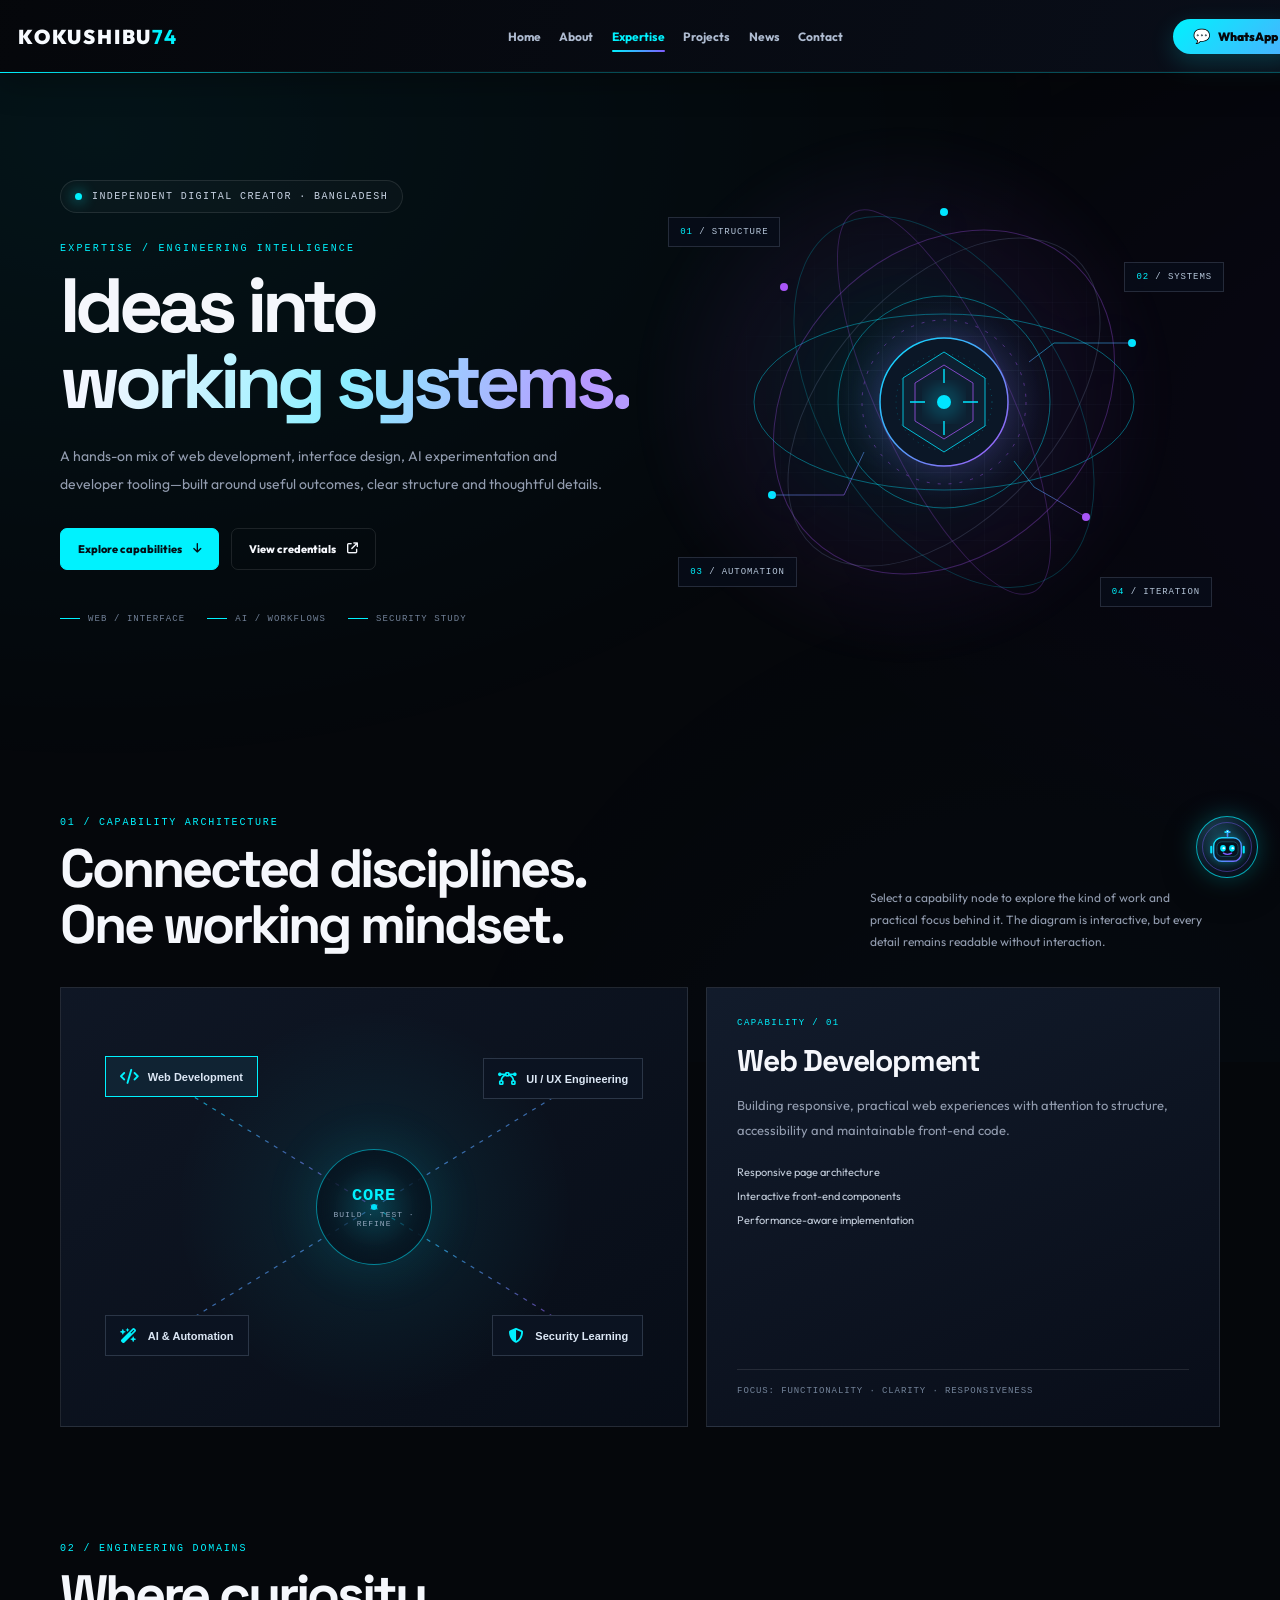
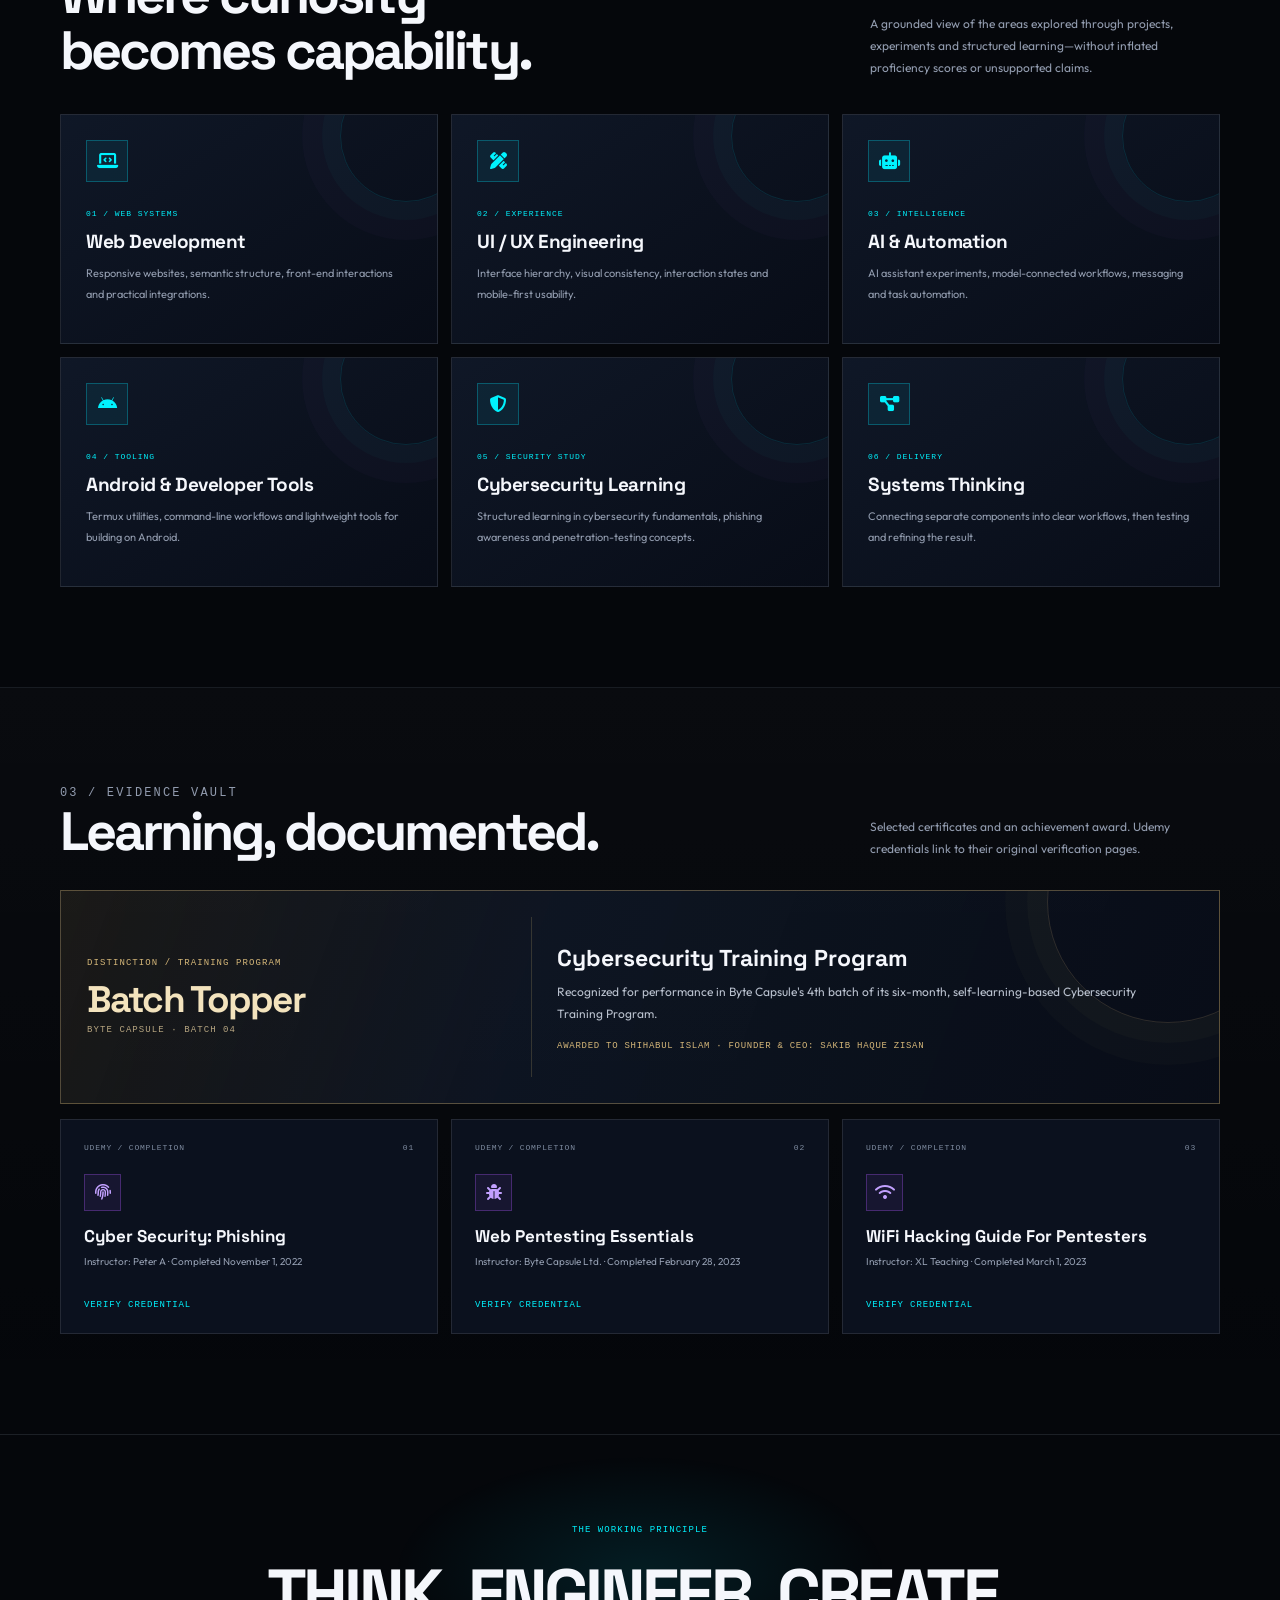
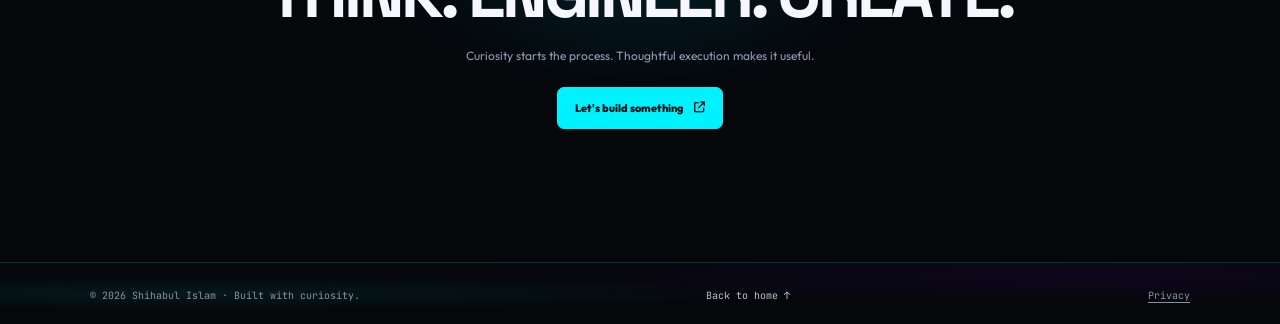
<file: expertise.html>
<!doctype html>
<html lang="en" class="dark">
<head>
<!-- Google Analytics (GA4) -->
<script async src="https://www.googletagmanager.com/gtag/js?id=G-WXBD1454H8"></script>
<script>
  window.dataLayer = window.dataLayer || [];
  function gtag(){dataLayer.push(arguments);}
  gtag('js', new Date());
  gtag('config', 'G-WXBD1454H8');
</script>
<meta charset="utf-8">
<meta name="viewport" content="width=device-width,initial-scale=1">
<meta name="theme-color" content="#070b14">
<title>Expertise & Capabilities | Shihabul Islam</title>
<meta name="description" content="Explore Shihabul Islam's practical work across web development, interface engineering, AI workflows, developer tools and cybersecurity learning.">
<link rel="stylesheet" href="https://cdnjs.cloudflare.com/ajax/libs/font-awesome/6.7.2/css/all.min.css">
<link href="https://fonts.googleapis.com/css2?family=JetBrains+Mono:wght@400;500;600;700&family=Outfit:wght@400;500;600;700;800;900&family=Space+Grotesk:wght@400;500;600;700&display=swap" rel="stylesheet">
<link rel="stylesheet" href="shared-shell.css?v=5">
<link rel="stylesheet" href="chatbot-widget.css?v=1">
<style>

:root{color-scheme:dark;--bg:#05070b;--cyan:#00f2fe;--blue:#4facfe;--muted:#929caf;--line:#ffffff18}
html{scroll-behavior:smooth;background:var(--bg)}
body{margin:0;min-height:100vh;background:var(--bg);color:#f5f7fc;font-family:Outfit,sans-serif;overflow-x:hidden;position:relative;isolation:isolate}
.wrap{width:min(1100px,calc(100% - 32px));margin:auto}\n/* Keep the Expertise header visually identical to About and the other subpages. */\n.nav{min-height:76px;display:flex;align-items:center;justify-content:space-between;gap:20px;border-bottom:1px solid #ffffff18}.brand{font-weight:900;letter-spacing:.08em;text-decoration:none}.brand b{color:var(--cyan)}.links{display:flex;align-items:center;gap:clamp(10px,2vw,24px);flex-wrap:wrap}.links a{font-size:12px;text-decoration:none;color:#a8b1c2;transition:color .2s,transform .2s}.links a:hover,.links a.active{color:var(--cyan);transform:translateY(-2px)}\n@media(max-width:680px){.nav{min-height:68px;gap:10px;align-items:center}.links{gap:8px 12px;justify-content:flex-end}.links a{font-size:10px}}
/* Match the restrained moving cosmic background used across the other subpages. */
body{position:relative;isolation:isolate}body:before{content:"";position:fixed;inset:-18%;z-index:-1;pointer-events:none;opacity:.52;background:radial-gradient(ellipse at 14% 18%,rgba(0,242,254,.115) 0%,transparent 34%),radial-gradient(ellipse at 83% 36%,rgba(127,0,255,.105) 0%,transparent 35%),radial-gradient(ellipse at 54% 90%,rgba(79,172,254,.065) 0%,transparent 38%);background-size:135% 135%;animation:cosmicDrift 26s ease-in-out infinite alternate}@keyframes cosmicDrift{0%{background-position:0 0}50%{background-position:55% 35%}100%{background-position:100% 70%}}


#expertise-page{--ex-bg:#05070b;--ex-panel:rgba(13,17,26,.75);--ex-line:rgba(255,255,255,.10);--ex-text:#f5f7fc;--ex-muted:#929caf;--ex-cyan:#00f2fe;--ex-violet:#7f5cff;--ex-gold:#d5b779;color:var(--ex-text);font-family:Outfit,sans-serif;overflow:hidden;position:relative;z-index:0}
#expertise-page *{box-sizing:border-box}
#expertise-page a{color:inherit;text-decoration:none}
#expertise-page .ex-wrap{width:min(1160px,calc(100% - 44px));margin-inline:auto}
#expertise-page .mono{font-family:"DM Mono",monospace;letter-spacing:.12em;text-transform:uppercase}
#expertise-page .ex-hero{min-height:650px;display:grid;grid-template-columns:1.02fr .98fr;align-items:center;gap:34px;padding:80px 0 72px;position:relative}
#expertise-page .ex-hero:before{content:"";position:absolute;width:540px;height:540px;right:4%;top:8%;border-radius:50%;background:radial-gradient(circle,rgba(0,229,255,.10),rgba(168,85,247,.06) 42%,transparent 70%);pointer-events:none;filter:blur(10px)}
#expertise-page .ex-eyebrow{display:inline-flex;align-items:center;gap:10px;border:1px solid var(--ex-line);border-radius:99px;padding:10px 14px;color:#c7d2e2;background:rgba(255,255,255,.025);font:10px "DM Mono",monospace;letter-spacing:.14em}
#expertise-page .ex-dot{width:7px;height:7px;border-radius:50%;background:var(--ex-cyan);box-shadow:0 0 14px var(--ex-cyan)}
#expertise-page .ex-overline{font:10px "DM Mono",monospace;letter-spacing:.22em;color:var(--ex-cyan);margin:30px 0 13px}
#expertise-page h1{font:700 clamp(46px,6vw,78px)/.99 "Space Grotesk",sans-serif;letter-spacing:-.065em;margin:0;max-width:650px}
#expertise-page h1 .ex-gradient{background:linear-gradient(105deg,#f2f6ff 8%,#8cefff 50%,#b69aff 90%);color:transparent;background-clip:text;-webkit-background-clip:text}
#expertise-page .ex-lead{max-width:550px;color:var(--ex-muted);font-size:14px;line-height:1.95;margin:24px 0 0}
#expertise-page .ex-hero-actions{display:flex;gap:12px;flex-wrap:wrap;margin-top:30px}
#expertise-page .ex-btn{display:inline-flex;align-items:center;justify-content:center;gap:11px;padding:13px 17px;border-radius:7px;border:1px solid var(--ex-line);font-size:11px;font-weight:800;transition:transform .25s,border-color .25s,box-shadow .25s}
#expertise-page .ex-btn-primary{background:var(--ex-cyan);border-color:var(--ex-cyan);color:#041017}
#expertise-page .ex-btn:hover{transform:translateY(-3px);border-color:var(--ex-cyan);box-shadow:0 12px 30px rgba(0,229,255,.10)}
#expertise-page .ex-hero-meta{display:flex;gap:22px;flex-wrap:wrap;margin-top:44px;color:#718097;font:9px "DM Mono",monospace;letter-spacing:.12em}
#expertise-page .ex-hero-meta span:before{content:"";display:inline-block;width:20px;height:1px;background:var(--ex-cyan);vertical-align:middle;margin-right:8px}
#expertise-page .ex-core-scene{height:480px;position:relative;display:grid;place-items:center;isolation:isolate}
#expertise-page .ex-core-scene:before{content:"";position:absolute;inset:8%;background-image:linear-gradient(rgba(150,180,220,.07) 1px,transparent 1px),linear-gradient(90deg,rgba(150,180,220,.07) 1px,transparent 1px);background-size:34px 34px;mask-image:radial-gradient(ellipse,black 12%,transparent 72%);z-index:-1}
#expertise-page .ex-core-svg{width:min(100%,500px);height:auto;overflow:visible;filter:drop-shadow(0 0 24px rgba(0,229,255,.10))}
#expertise-page .ex-core-orbit{transform-origin:250px 235px;animation:exOrbit 24s linear infinite}
#expertise-page .ex-core-orbit.ex-reverse{animation-direction:reverse;animation-duration:31s}
#expertise-page .ex-core-pulse{animation:exPulse 4.5s ease-in-out infinite}
#expertise-page .ex-core-label{position:absolute;font:9px "DM Mono",monospace;letter-spacing:.1em;color:#b5c5d8;border:1px solid rgba(190,210,240,.16);background:rgba(8,14,26,.78);padding:9px 11px;backdrop-filter:blur(10px)}
#expertise-page .ex-core-label b{color:var(--ex-cyan);font-weight:500}
#expertise-page .ex-core-label.one{top:55px;left:0}.ex-core-label.two{top:100px;right:-4px}.ex-core-label.three{bottom:55px;left:10px}.ex-core-label.four{bottom:35px;right:8px}
#expertise-page .ex-section{padding:94px 0 22px}
#expertise-page .ex-section-head{display:flex;align-items:end;justify-content:space-between;gap:30px;margin-bottom:34px}
#expertise-page .ex-index{font:10px "DM Mono",monospace;letter-spacing:.18em;color:var(--ex-cyan);margin:0 0 13px}
#expertise-page h2{font:700 clamp(34px,4.5vw,54px)/1.04 "Space Grotesk",sans-serif;letter-spacing:-.055em;margin:0}
#expertise-page .ex-section-note{max-width:350px;color:var(--ex-muted);font-size:12px;line-height:1.85;margin:0}
#expertise-page .ex-architecture{display:grid;grid-template-columns:1.1fr .9fr;gap:18px}
#expertise-page .ex-network{min-height:440px;border:1px solid var(--ex-line);background:linear-gradient(145deg,rgba(16,24,39,.94),rgba(8,14,25,.92));position:relative;overflow:hidden;padding:28px}
#expertise-page .ex-network:before{content:"";position:absolute;inset:0;background:radial-gradient(circle at 50% 50%,rgba(0,229,255,.09),transparent 52%);pointer-events:none}
#expertise-page .ex-network svg{position:absolute;inset:0;width:100%;height:100%;pointer-events:none}
#expertise-page .ex-node{position:absolute;z-index:2;display:flex;align-items:center;gap:10px;border:1px solid rgba(190,210,240,.18);background:#0b1321;padding:12px 14px;color:#dce7f5;font-size:11px;font-weight:800;cursor:pointer;transition:border-color .2s,background .2s,transform .2s}
#expertise-page .ex-node i{color:var(--ex-cyan);font-size:15px;width:18px;text-align:center}
#expertise-page .ex-node:hover,#expertise-page .ex-node[aria-pressed="true"]{border-color:var(--ex-cyan);background:#102333;transform:translateY(-2px)}
#expertise-page .ex-node.n-web{left:7%;top:16%}#expertise-page .ex-node.n-ui{right:7%;top:16%}#expertise-page .ex-node.n-ai{left:7%;bottom:16%}#expertise-page .ex-node.n-sec{right:7%;bottom:16%}
#expertise-page .ex-node-core{position:absolute;left:50%;top:50%;transform:translate(-50%,-50%);width:116px;height:116px;border-radius:50%;display:grid;place-items:center;text-align:center;border:1px solid rgba(0,229,255,.55);background:radial-gradient(circle,rgba(0,229,255,.15),rgba(8,14,25,.95) 68%);box-shadow:0 0 55px rgba(0,229,255,.13),inset 0 0 22px rgba(0,229,255,.08);font:10px "DM Mono",monospace;letter-spacing:.1em}
#expertise-page .ex-node-core b{display:block;color:var(--ex-cyan);font-size:17px;letter-spacing:.05em}
#expertise-page .ex-node-core small{display:block;color:#93a6bd;font-size:8px;margin-top:5px}
#expertise-page .ex-detail{border:1px solid var(--ex-line);background:linear-gradient(155deg,rgba(19,29,46,.94),rgba(9,14,26,.94));padding:30px;display:flex;flex-direction:column;justify-content:space-between;min-height:440px}
#expertise-page .ex-detail-label{font:9px "DM Mono",monospace;letter-spacing:.16em;color:var(--ex-cyan)}
#expertise-page .ex-detail h3{font:700 30px/1.1 "Space Grotesk",sans-serif;letter-spacing:-.04em;margin:16px 0}
#expertise-page .ex-detail p{color:var(--ex-muted);font-size:13px;line-height:1.9;margin:0}
#expertise-page .ex-detail ul{padding:0;margin:22px 0 0;list-style:none;display:grid;gap:10px}
#expertise-page .ex-detail li{font-size:11px;color:#c2ccda;display:flex;gap:10px;align-items:flex-start}
#expertise-page .ex-detail li:before{content:"";display:none}
#expertise-page .ex-detail-foot{border-top:1px solid var(--ex-line);padding-top:16px;margin-top:24px;color:#74849a;font:9px "DM Mono",monospace;letter-spacing:.1em}
#expertise-page .ex-domain-grid{display:grid;grid-template-columns:repeat(3,1fr);gap:13px}
#expertise-page .ex-domain{position:relative;min-height:230px;padding:25px;border:1px solid var(--ex-line);background:linear-gradient(145deg,rgba(17,26,42,.9),rgba(9,14,25,.88));overflow:hidden;transition:transform .25s,border-color .25s}
#expertise-page .ex-domain:hover{transform:translateY(-5px);border-color:rgba(0,229,255,.5)}
#expertise-page .ex-domain:after{content:"";position:absolute;right:-35px;top:-45px;width:130px;height:130px;border:1px solid rgba(0,229,255,.12);border-radius:50%;box-shadow:0 0 0 18px rgba(0,229,255,.025),0 0 0 38px rgba(168,85,247,.025)}
#expertise-page .ex-domain-icon{width:42px;height:42px;display:grid;place-items:center;border:1px solid rgba(0,229,255,.28);color:var(--ex-cyan);background:rgba(0,229,255,.07);font-size:17px}
#expertise-page .ex-domain .mono{font-size:8px;color:var(--ex-cyan);margin-top:25px}
#expertise-page .ex-domain h3{font:700 19px "Space Grotesk",sans-serif;margin:8px 0 9px;letter-spacing:-.025em}
#expertise-page .ex-domain p{font-size:11px;line-height:1.85;color:var(--ex-muted);margin:0;max-width:330px}
#expertise-page .ex-evidence{border-block:1px solid rgba(190,210,240,.10);background:linear-gradient(180deg,rgba(255,255,255,.018),transparent);padding:94px 0 100px;margin-top:78px}
#expertise-page .ex-evidence-top{display:flex;justify-content:space-between;align-items:end;gap:20px;margin-bottom:30px}
#expertise-page .ex-evidence-top p{max-width:350px;color:var(--ex-muted);font-size:12px;line-height:1.85;margin:0}
#expertise-page .ex-award{display:grid;grid-template-columns:1.05fr 1.5fr;gap:25px;border:1px solid rgba(213,183,121,.36);background:linear-gradient(110deg,rgba(213,183,121,.09),rgba(16,24,39,.8) 40%,rgba(9,14,25,.9));padding:26px;margin-bottom:15px;position:relative;overflow:hidden}
#expertise-page .ex-award{color:inherit;text-decoration:none;cursor:pointer;transition:border-color .2s,transform .2s,box-shadow .2s}
#expertise-page .ex-award:hover,#expertise-page .ex-award:focus-visible{border-color:var(--ex-cyan);transform:translateY(-2px);box-shadow:0 10px 34px rgba(0,242,254,.09);outline:none}
#expertise-page .ex-award:before{content:"";position:absolute;width:240px;height:240px;border:1px solid rgba(213,183,121,.18);border-radius:50%;right:-70px;top:-110px;box-shadow:0 0 0 20px rgba(213,183,121,.025),0 0 0 42px rgba(213,183,121,.02)}
#expertise-page .ex-award-mark{display:flex;flex-direction:column;justify-content:center;min-height:160px;border-right:1px solid rgba(213,183,121,.2);padding-right:24px}
#expertise-page .ex-award-mark .mono{font-size:9px;color:var(--ex-gold)}
#expertise-page .ex-award-mark strong{font:700 37px/1 "Space Grotesk",sans-serif;color:#f3e3bd;letter-spacing:-.05em;margin:13px 0 7px}
#expertise-page .ex-award-mark span{font:9px "DM Mono",monospace;color:#b7a681;letter-spacing:.12em}
#expertise-page .ex-award-copy{position:relative;z-index:1;align-self:center}
#expertise-page .ex-award-copy h3{font:700 23px "Space Grotesk",sans-serif;margin:0 0 8px}
#expertise-page .ex-award-copy p{font-size:12px;line-height:1.85;color:#b9c1ce;margin:0;max-width:600px}
#expertise-page .ex-award-copy .ex-award-meta{font:9px "DM Mono",monospace;color:var(--ex-gold);margin-top:15px;letter-spacing:.08em}
#expertise-page .ex-award-pdf{display:inline-flex;align-items:center;gap:9px;margin-top:18px;padding:11px 14px;border:1px solid rgba(0,242,254,.38);color:var(--ex-cyan);font:9px "DM Mono",monospace;letter-spacing:.12em;transition:background .2s,border-color .2s,transform .2s}
#expertise-page .ex-award-pdf:hover{background:rgba(0,242,254,.08);border-color:var(--ex-cyan);transform:translateY(-2px)}
#expertise-page .ex-cert-grid{display:grid;grid-template-columns:repeat(3,1fr);gap:13px}
#expertise-page .ex-cert{border:1px solid var(--ex-line);background:rgba(13,20,33,.88);padding:23px;min-height:215px;display:flex;flex-direction:column}
#expertise-page .ex-cert-top{display:flex;justify-content:space-between;gap:12px;color:#7e8ba0;font:8px "DM Mono",monospace;letter-spacing:.1em}
#expertise-page .ex-cert-mark{width:37px;height:37px;display:grid;place-items:center;border:1px solid rgba(168,85,247,.32);color:#c2a0ff;background:rgba(168,85,247,.08);margin:22px 0 15px}
#expertise-page .ex-cert h3{font:700 17px/1.2 "Space Grotesk",sans-serif;margin:0 0 7px}
#expertise-page .ex-cert p{font-size:10px;line-height:1.75;color:var(--ex-muted);margin:0}
#expertise-page .ex-cert a{margin-top:auto;padding-top:17px;color:var(--ex-cyan);font:9px "DM Mono",monospace;letter-spacing:.1em}
#expertise-page .ex-cert a:hover{text-decoration:underline}
#expertise-page .ex-closing{padding:90px 0 85px;text-align:center;position:relative}
#expertise-page .ex-closing:before{content:"";position:absolute;width:500px;height:240px;left:50%;top:5%;transform:translateX(-50%);background:radial-gradient(ellipse,rgba(0,229,255,.10),transparent 70%);pointer-events:none}
#expertise-page .ex-closing .mono{font-size:9px;color:var(--ex-cyan)}
#expertise-page .ex-closing h2{font-size:clamp(38px,6vw,68px);margin:18px 0;position:relative}
#expertise-page .ex-closing p{font-size:12px;color:var(--ex-muted);margin:0 0 24px}
#expertise-page .ex-reveal{opacity:0;transform:translateY(12px);transition:opacity .5s ease,transform .5s ease}
#expertise-page .ex-reveal.is-visible{opacity:1;transform:none}
@keyframes exOrbit{to{transform:rotate(360deg)}}@keyframes exPulse{0%,100%{opacity:.72}50%{opacity:1}}
@media(max-width:900px){#expertise-page .ex-hero{grid-template-columns:1fr .9fr;gap:8px}#expertise-page .ex-core-scene{height:410px}#expertise-page .ex-architecture{grid-template-columns:1fr}#expertise-page .ex-detail{min-height:300px}#expertise-page .ex-domain-grid{grid-template-columns:repeat(2,1fr)}}
@media(max-width:680px){#expertise-page .ex-wrap{width:calc(100% - 32px)}#expertise-page .ex-hero{display:flex;flex-direction:column;align-items:stretch;min-height:0;padding:54px 0 45px;gap:8px}#expertise-page .ex-hero-copy{position:relative;z-index:2}#expertise-page h1{font-size:clamp(43px,12vw,61px)}#expertise-page .ex-lead{font-size:13px}#expertise-page .ex-hero-meta{margin-top:28px;gap:12px;font-size:8px}#expertise-page .ex-core-scene{height:330px;margin-top:5px}#expertise-page .ex-core-label{font-size:7px;padding:7px 8px}#expertise-page .ex-core-label.one{top:25px}#expertise-page .ex-core-label.two{top:55px;right:0}#expertise-page .ex-core-label.three{bottom:30px}#expertise-page .ex-core-label.four{bottom:18px;right:0}#expertise-page .ex-section{padding-top:72px}#expertise-page .ex-section-head,#expertise-page .ex-evidence-top{display:block}#expertise-page .ex-section-note,#expertise-page .ex-evidence-top p{margin-top:14px}#expertise-page .ex-network{min-height:380px;padding:14px}#expertise-page .ex-node{font-size:9px;padding:10px 9px;gap:7px}#expertise-page .ex-node.n-web{left:3%;top:12%}#expertise-page .ex-node.n-ui{right:3%;top:12%}#expertise-page .ex-node.n-ai{left:3%;bottom:12%}#expertise-page .ex-node.n-sec{right:3%;bottom:12%}#expertise-page .ex-node-core{width:98px;height:98px;font-size:8px}#expertise-page .ex-node-core b{font-size:14px}#expertise-page .ex-detail{padding:23px;min-height:290px}#expertise-page .ex-domain-grid{grid-template-columns:1fr;gap:10px}#expertise-page .ex-domain{min-height:190px;padding:22px}#expertise-page .ex-evidence{padding:72px 0;margin-top:54px}#expertise-page .ex-award{grid-template-columns:1fr;gap:18px;padding:20px}#expertise-page .ex-award-mark{border-right:0;border-bottom:1px solid rgba(213,183,121,.2);padding:0 0 18px;min-height:0}#expertise-page .ex-award-mark strong{font-size:32px}#expertise-page .ex-cert-grid{grid-template-columns:1fr}#expertise-page .ex-cert{min-height:190px;padding:21px}#expertise-page .ex-closing{padding:70px 0} }
@media(prefers-reduced-motion:reduce){#expertise-page *,#expertise-page *:before,#expertise-page *:after{animation:none!important;transition:none!important;scroll-behavior:auto!important}#expertise-page .ex-reveal{opacity:1;transform:none}}
</style>
  <!-- Google AdSense Auto ads -->
  <script async src="https://pagead2.googlesyndication.com/pagead/js/adsbygoogle.js?client=ca-pub-4984469946659633" crossorigin="anonymous"></script>
  <link rel="stylesheet" href="scroll-reveal.css?v=1">
</head>
<body>
<header class="wrap nav"><a class="brand" href="./">KOKUSHIBU<b>74</b></a><nav class="links" aria-label="Main navigation"><a href="./">Home</a><a href="about.html">About</a><a class="active" href="expertise.html" aria-current="page">Expertise</a><a href="projects.html">Projects</a><a href="news.html">News</a><a href="contact.html">Contact</a></nav></header>
<main id="expertise-page">
<section class="ex-wrap ex-hero">
  <div class="ex-hero-copy">
    <div class="ex-eyebrow"><span class="ex-dot"></span> INDEPENDENT DIGITAL CREATOR · BANGLADESH</div>
    <p class="ex-overline">EXPERTISE / ENGINEERING INTELLIGENCE</p>
    <h1>Ideas into<br><span class="ex-gradient">working systems.</span></h1>
    <p class="ex-lead">A hands-on mix of web development, interface design, AI experimentation and developer tooling—built around useful outcomes, clear structure and thoughtful details.</p>
    <div class="ex-hero-actions"><a class="ex-btn ex-btn-primary" href="#architecture">Explore capabilities <i class="fa-solid fa-arrow-down"></i></a><a class="ex-btn" href="#evidence">View credentials <i class="fa-solid fa-arrow-up-right-from-square"></i></a></div>
    <div class="ex-hero-meta"><span>WEB / INTERFACE</span><span>AI / WORKFLOWS</span><span>SECURITY STUDY</span></div>
  </div>
  <div class="ex-core-scene" aria-label="Abstract computational core illustration">
    <div class="ex-core-label one"><b>01</b> / STRUCTURE</div><div class="ex-core-label two"><b>02</b> / SYSTEMS</div><div class="ex-core-label three"><b>03</b> / AUTOMATION</div><div class="ex-core-label four"><b>04</b> / ITERATION</div>
    <svg class="ex-core-svg" viewBox="0 0 500 470" role="img" aria-label="Layered cyan and violet computational core with orbital paths and connected nodes">
      <defs><radialGradient id="exCoreFill"><stop offset="0" stop-color="#00e5ff" stop-opacity=".30"/><stop offset=".55" stop-color="#a855f7" stop-opacity=".16"/><stop offset="1" stop-color="#07101e" stop-opacity=".05"/></radialGradient><linearGradient id="exCoreLine" x1="0" y1="0" x2="1" y2="1"><stop stop-color="#00e5ff"/><stop offset="1" stop-color="#a855f7"/></linearGradient><filter id="exGlow"><feGaussianBlur stdDeviation="7"/></filter></defs>
      <g class="ex-core-orbit" fill="none" stroke-width="1"><ellipse cx="250" cy="235" rx="190" ry="88" stroke="#00e5ff" stroke-opacity=".40"/><ellipse cx="250" cy="235" rx="150" ry="190" stroke="#a855f7" stroke-opacity=".32" transform="rotate(44 250 235)"/><ellipse cx="250" cy="235" rx="195" ry="115" stroke="#8da6ca" stroke-opacity=".20" transform="rotate(-48 250 235)"/></g>
      <g class="ex-core-orbit ex-reverse" fill="none" stroke-width="1"><ellipse cx="250" cy="235" rx="210" ry="65" stroke="#a855f7" stroke-opacity=".25" transform="rotate(65 250 235)"/><ellipse cx="250" cy="235" rx="122" ry="205" stroke="#00e5ff" stroke-opacity=".20" transform="rotate(-32 250 235)"/></g>
      <circle cx="250" cy="235" r="106" fill="url(#exCoreFill)" stroke="#00e5ff" stroke-opacity=".4"/>
      <circle cx="250" cy="235" r="82" fill="none" stroke="#a855f7" stroke-opacity=".42" stroke-dasharray="3 8"/>
      <circle cx="250" cy="235" r="64" fill="#0b1727" stroke="url(#exCoreLine)" stroke-width="1.5"/>
      <circle cx="250" cy="235" r="48" fill="none" stroke="#00e5ff" stroke-opacity=".26" stroke-dasharray="1 5"/>
      <g class="ex-core-pulse"><path d="M250 185 L291 211 L291 259 L250 285 L209 259 L209 211 Z" fill="#0d2031" stroke="#00e5ff" stroke-opacity=".8"/><path d="M250 198 L279 216 L279 254 L250 272 L221 254 L221 216 Z" fill="none" stroke="#a855f7" stroke-opacity=".75"/><circle cx="250" cy="235" r="18" fill="#00e5ff" opacity=".17" filter="url(#exGlow)"/><circle cx="250" cy="235" r="7" fill="#00e5ff"/><path d="M250 216 V202 M250 254 V268 M231 235 H216 M269 235 H284" stroke="#00e5ff" stroke-width="1.4"/></g>
      <g fill="#00e5ff"><circle cx="250" cy="45" r="4"/><circle cx="438" cy="176" r="4"/><circle cx="78" cy="328" r="4"/></g><g fill="#a855f7"><circle cx="90" cy="120" r="4"/><circle cx="392" cy="350" r="4"/></g>
      <g stroke="url(#exCoreLine)" stroke-opacity=".55" fill="none"><path d="M250 45 L250 110 L250 129"/><path d="M438 176 L360 176 L335 195"/><path d="M78 328 L150 328 L170 285"/><path d="M392 350 L340 320 L320 294"/></g>
    </svg>
  </div>
</section>
<section class="ex-wrap ex-section ex-reveal" id="architecture">
  <div class="ex-section-head"><div><p class="ex-index">01 / CAPABILITY ARCHITECTURE</p><h2>Connected disciplines.<br>One working mindset.</h2></div><p class="ex-section-note">Select a capability node to explore the kind of work and practical focus behind it. The diagram is interactive, but every detail remains readable without interaction.</p></div>
  <div class="ex-architecture">
    <div class="ex-network">
      <svg viewBox="0 0 600 440" preserveAspectRatio="none" aria-hidden="true"><defs><linearGradient id="exLink" x1="0" y1="0" x2="1" y2="1"><stop stop-color="#00e5ff" stop-opacity=".7"/><stop offset="1" stop-color="#a855f7" stop-opacity=".55"/></linearGradient></defs><g stroke="url(#exLink)" stroke-width="1.2" stroke-dasharray="4 6" fill="none"><path d="M300 220 L105 95"/><path d="M300 220 L495 95"/><path d="M300 220 L105 345"/><path d="M300 220 L495 345"/></g><g fill="#00e5ff"><circle cx="300" cy="220" r="3"/><circle cx="105" cy="95" r="3"/><circle cx="495" cy="95" r="3"/><circle cx="105" cy="345" r="3"/><circle cx="495" cy="345" r="3"/></g></svg>
      <button class="ex-node n-web" data-cap="web" aria-pressed="true"><i class="fa-solid fa-code"></i> Web Development</button>
      <button class="ex-node n-ui" data-cap="ui" aria-pressed="false"><i class="fa-solid fa-bezier-curve"></i> UI / UX Engineering</button>
      <button class="ex-node n-ai" data-cap="ai" aria-pressed="false"><i class="fa-solid fa-wand-magic-sparkles"></i> AI & Automation</button>
      <button class="ex-node n-sec" data-cap="security" aria-pressed="false"><i class="fa-solid fa-shield-halved"></i> Security Learning</button>
      <div class="ex-node-core"><div><b>CORE</b><small>BUILD · TEST · REFINE</small></div></div>
    </div>
    <article class="ex-detail" aria-live="polite">
      <div><div class="ex-detail-label" id="cap-label">CAPABILITY / 01</div><h3 id="cap-title">Web Development</h3><p id="cap-copy">Building responsive, practical web experiences with attention to structure, accessibility and maintainable front-end code.</p><ul id="cap-list"><li>Responsive page architecture</li><li>Interactive front-end components</li><li>Performance-aware implementation</li></ul></div>
      <div class="ex-detail-foot" id="cap-foot">FOCUS: FUNCTIONALITY · CLARITY · RESPONSIVENESS</div>
    </article>
  </div>
</section>
<section class="ex-wrap ex-section ex-reveal">
  <div class="ex-section-head"><div><p class="ex-index">02 / ENGINEERING DOMAINS</p><h2>Where curiosity<br>becomes capability.</h2></div><p class="ex-section-note">A grounded view of the areas explored through projects, experiments and structured learning—without inflated proficiency scores or unsupported claims.</p></div>
  <div class="ex-domain-grid">
    <article class="ex-domain"><div class="ex-domain-icon"><i class="fa-solid fa-laptop-code"></i></div><p class="mono">01 / WEB SYSTEMS</p><h3>Web Development</h3><p>Responsive websites, semantic structure, front-end interactions and practical integrations.</p></article>
    <article class="ex-domain"><div class="ex-domain-icon"><i class="fa-solid fa-pen-ruler"></i></div><p class="mono">02 / EXPERIENCE</p><h3>UI / UX Engineering</h3><p>Interface hierarchy, visual consistency, interaction states and mobile-first usability.</p></article>
    <article class="ex-domain"><div class="ex-domain-icon"><i class="fa-solid fa-robot"></i></div><p class="mono">03 / INTELLIGENCE</p><h3>AI & Automation</h3><p>AI assistant experiments, model-connected workflows, messaging and task automation.</p></article>
    <article class="ex-domain"><div class="ex-domain-icon"><i class="fa-brands fa-android"></i></div><p class="mono">04 / TOOLING</p><h3>Android & Developer Tools</h3><p>Termux utilities, command-line workflows and lightweight tools for building on Android.</p></article>
    <article class="ex-domain"><div class="ex-domain-icon"><i class="fa-solid fa-shield-halved"></i></div><p class="mono">05 / SECURITY STUDY</p><h3>Cybersecurity Learning</h3><p>Structured learning in cybersecurity fundamentals, phishing awareness and penetration-testing concepts.</p></article>
    <article class="ex-domain"><div class="ex-domain-icon"><i class="fa-solid fa-diagram-project"></i></div><p class="mono">06 / DELIVERY</p><h3>Systems Thinking</h3><p>Connecting separate components into clear workflows, then testing and refining the result.</p></article>
  </div>
</section>
<section class="ex-evidence" id="evidence">
  <div class="ex-wrap">
    <div class="ex-evidence-top"><div><p class="ex-index">03 / EVIDENCE VAULT</p><h2>Learning, documented.</h2></div><p>Selected certificates and an achievement award. Udemy credentials link to their original verification pages.</p></div>
    <a class="ex-award" href="certificates/Shihabul%20Islam.pdf" target="_blank" rel="noopener noreferrer" aria-label="Open Cybersecurity Training Program certificate PDF">
      <div class="ex-award-mark"><span class="mono">DISTINCTION / TRAINING PROGRAM</span><strong>Batch Topper</strong><span>BYTE CAPSULE · BATCH 04</span></div>
      <div class="ex-award-copy"><h3>Cybersecurity Training Program</h3><p>Recognized for performance in Byte Capsule's 4th batch of its six-month, self-learning-based Cybersecurity Training Program.</p><div class="ex-award-meta">AWARDED TO SHIHABUL ISLAM · FOUNDER & CEO: SAKIB HAQUE ZISAN</div>
        </div>
    </a>
    <div class="ex-cert-grid">
      <article class="ex-cert"><div class="ex-cert-top"><span>UDEMY / COMPLETION</span><span>01</span></div><div class="ex-cert-mark"><i class="fa-solid fa-fingerprint"></i></div><h3>Cyber Security: Phishing</h3><p>Instructor: Peter A · Completed November 1, 2022</p><a href="https://ude.my/UC-15936d31-a50e-4374-bc20-1668e9985c38" target="_blank" rel="noopener noreferrer">VERIFY CREDENTIAL</a></article>
      <article class="ex-cert"><div class="ex-cert-top"><span>UDEMY / COMPLETION</span><span>02</span></div><div class="ex-cert-mark"><i class="fa-solid fa-bug"></i></div><h3>Web Pentesting Essentials</h3><p>Instructor: Byte Capsule Ltd. · Completed February 28, 2023</p><a href="https://ude.my/UC-b8ae9c04-1f29-4d19-b75e-c0fbece5cc4e" target="_blank" rel="noopener noreferrer">VERIFY CREDENTIAL</a></article>
      <article class="ex-cert"><div class="ex-cert-top"><span>UDEMY / COMPLETION</span><span>03</span></div><div class="ex-cert-mark"><i class="fa-solid fa-wifi"></i></div><h3>WiFi Hacking Guide For Pentesters</h3><p>Instructor: XL Teaching · Completed March 1, 2023</p><a href="https://ude.my/UC-388b46ce-0009-48e2-a8ad-abeb4ab1d0a0" target="_blank" rel="noopener noreferrer">VERIFY CREDENTIAL</a></article>
    </div>
  </div>
</section>
<section class="ex-wrap ex-closing">
  <p class="mono">THE WORKING PRINCIPLE</p><h2>THINK. ENGINEER. CREATE.</h2><p>Curiosity starts the process. Thoughtful execution makes it useful.</p><a class="ex-btn ex-btn-primary" href="contact.html">Let's build something <i class="fa-solid fa-arrow-up-right-from-square"></i></a>
</section>
</main>
<footer class="wrap footer"><span>© 2026 Shihabul Islam · Built with curiosity.</span><span><a href="./">Back to home ↑</a></span></footer>
<script src="shared-shell.js?v=6" defer></script>
<script src="chatbot-widget.js?v=2" defer></script>
<script>
(()=>{'use strict';
const capabilities={
 web:{label:'CAPABILITY / 01',title:'Web Development',copy:'Building responsive, practical web experiences with attention to structure, accessibility and maintainable front-end code.',items:['Responsive page architecture','Interactive front-end components','Performance-aware implementation'],foot:'FOCUS: FUNCTIONALITY · CLARITY · RESPONSIVENESS'},
 ui:{label:'CAPABILITY / 02',title:'UI / UX Engineering',copy:'Turning interface ideas into coherent experiences with clear hierarchy, considered states and layouts that adapt across screens.',items:['Visual hierarchy and design systems','Mobile-first interaction patterns','Accessible navigation and feedback'],foot:'FOCUS: HIERARCHY · USABILITY · CONSISTENCY'},
 ai:{label:'CAPABILITY / 03',title:'AI & Automation',copy:'Experimenting with connected AI tools and practical automations that reduce repetitive steps and make workflows easier to use.',items:['Assistant and model integrations','Messaging and notification workflows','Task-focused automation experiments'],foot:'FOCUS: USEFULNESS · INTEGRATION · CONTROL'},
 security:{label:'CAPABILITY / 04',title:'Cybersecurity Learning',copy:'Building foundational knowledge through structured courses in cybersecurity, phishing awareness and penetration-testing topics.',items:['Cybersecurity training and study','Phishing and security awareness','Web and Wi-Fi penetration-testing concepts'],foot:'FOCUS: LEARNING · AWARENESS · RESPONSIBLE PRACTICE'}
};
const nodes=[...document.querySelectorAll('#expertise-page [data-cap]')];
nodes.forEach(node=>node.addEventListener('click',()=>{
 const item=capabilities[node.dataset.cap];if(!item)return;
 nodes.forEach(n=>n.setAttribute('aria-pressed',String(n===node)));
 document.getElementById('cap-label').textContent=item.label;
 document.getElementById('cap-title').textContent=item.title;
 document.getElementById('cap-copy').textContent=item.copy;
 document.getElementById('cap-list').innerHTML=item.items.map(x=>'<li>'+x+'</li>').join('');
 document.getElementById('cap-foot').textContent=item.foot;
}));
const revealItems=document.querySelectorAll('#expertise-page .ex-reveal');
if('IntersectionObserver'in window&&!window.matchMedia('(prefers-reduced-motion: reduce)').matches){
 const observer=new IntersectionObserver(entries=>entries.forEach(entry=>{if(entry.isIntersecting){entry.target.classList.add('is-visible');observer.unobserve(entry.target)}}),{threshold:.12});
 revealItems.forEach(el=>observer.observe(el));
}else revealItems.forEach(el=>el.classList.add('is-visible'));
})();
</script>
  <script src="scroll-reveal.js?v=1" defer></script>
</body>
</html>
</file>
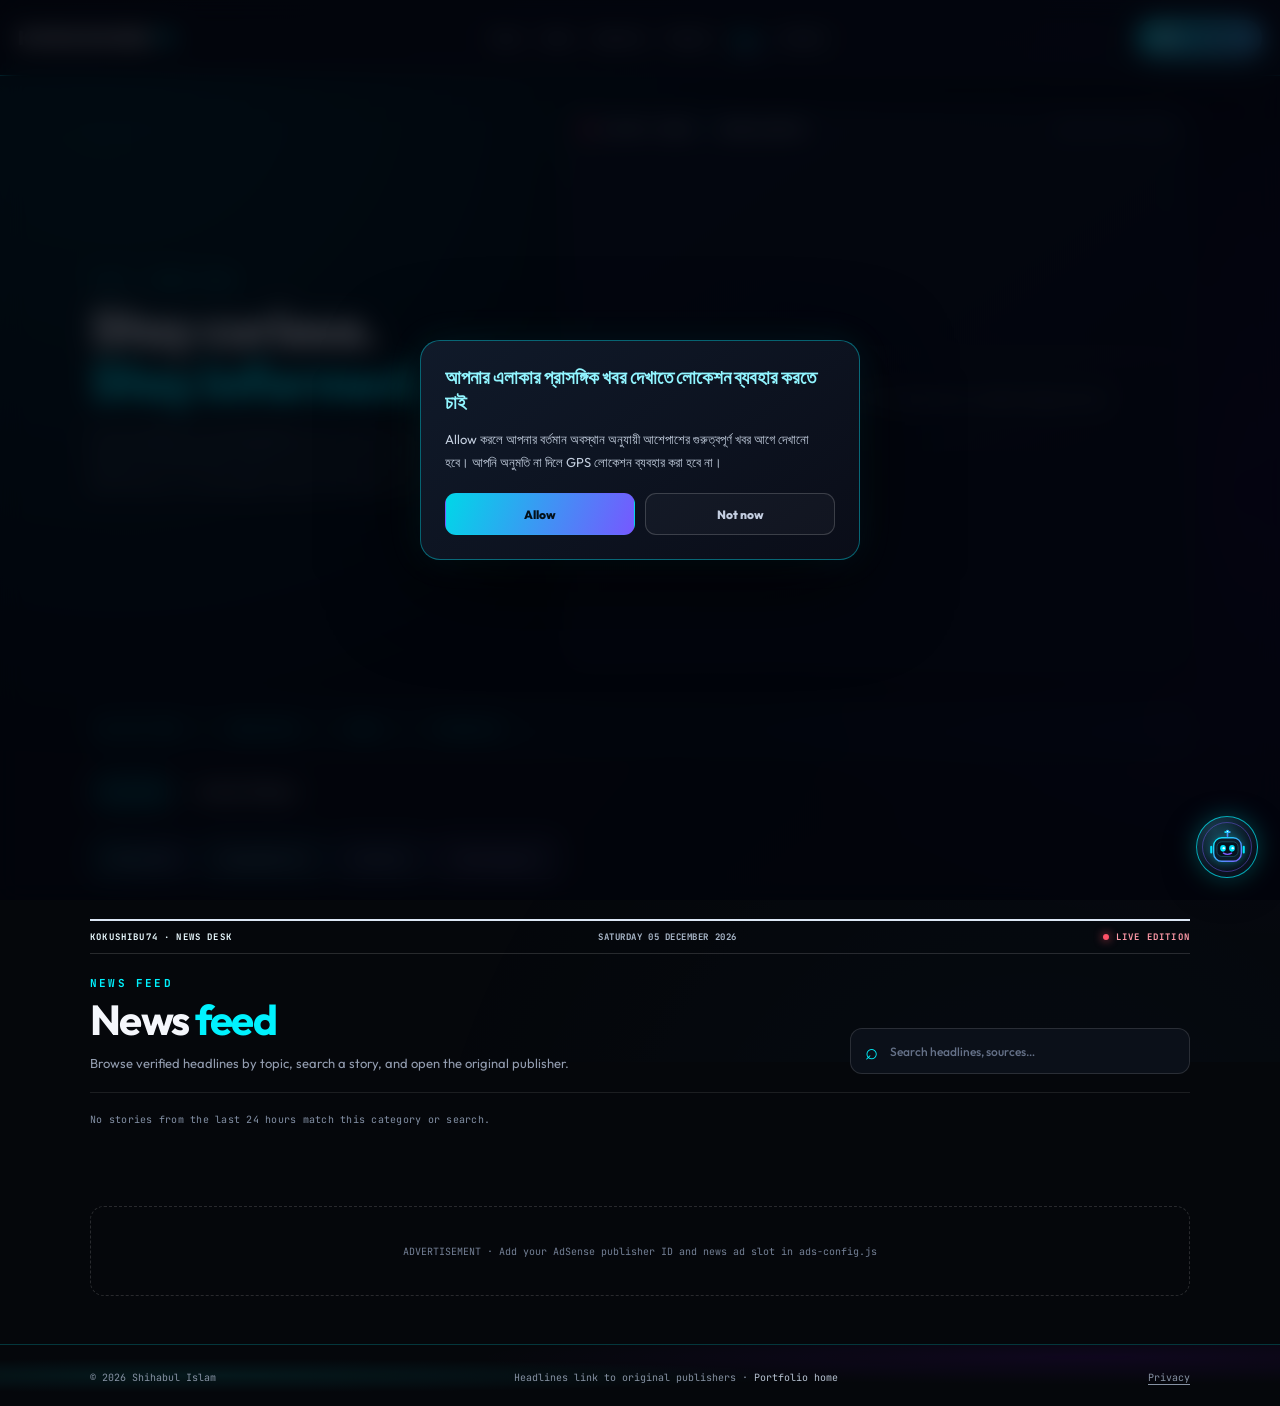
<file: news.html>
<!doctype html>
<html lang="en" class="dark">
<head>
<!-- Google Analytics (GA4) -->
<script async src="https://www.googletagmanager.com/gtag/js?id=G-WXBD1454H8"></script>
<script>
  window.dataLayer = window.dataLayer || [];
  function gtag(){dataLayer.push(arguments);}
  gtag('js', new Date());
  gtag('config', 'G-WXBD1454H8');
</script>

  <meta charset="utf-8">
  <meta name="viewport" content="width=device-width,initial-scale=1">
  <meta name="description" content="Latest Bangladesh, world and technology headlines curated from public news RSS feeds. Read stories at their original sources.">
  <meta name="theme-color" content="#05070b">
  <meta name="application-name" content="KOKUSHIBU74 NEWS">
  <meta name="mobile-web-app-capable" content="yes">
  <link rel="manifest" href="./manifest.webmanifest">
  <link rel="stylesheet" href="./news-install.css?v=1">
  <title>Live News Desk | Shihabul Islam</title>
  <link rel="canonical" href="https://kokushibu74.github.io/news.html">
  <link rel="stylesheet" href="https://cdnjs.cloudflare.com/ajax/libs/font-awesome/6.7.2/css/all.min.css">
  <link href="https://fonts.googleapis.com/css2?family=JetBrains+Mono:wght@400;700&family=Noto+Serif+Bengali:wght@400;500;600;700&family=Outfit:wght@400;600;700;800;900&family=Plus+Jakarta+Sans:wght@400;600;700;800&display=swap" rel="stylesheet">
  <style>
    :root{color-scheme:dark;--bg:#05070b;--panel:rgba(13,17,26,.85);--cyan:#00f2fe;--muted:#929caf}
    *{box-sizing:border-box}body{margin:0;background:radial-gradient(ellipse at 10% 0,rgba(0,242,254,.09),transparent 38%),radial-gradient(ellipse at 100% 35%,rgba(127,0,255,.08),transparent 35%),var(--bg);color:#f5f7fc;font-family:Outfit,sans-serif;min-height:100vh}
    a{color:inherit}.wrap{width:min(1100px,calc(100% - 32px));margin:auto}.nav{height:76px;display:flex;align-items:center;justify-content:space-between;border-bottom:1px solid #ffffff18}.brand{font-weight:900;letter-spacing:.08em;text-decoration:none}.brand b{color:var(--cyan)}.back{border:1px solid #ffffff24;border-radius:999px;padding:10px 15px;text-decoration:none;font-size:12px}
    .hero{padding:55px 0 25px}.kicker{font:700 11px 'JetBrains Mono',monospace;letter-spacing:.2em;color:var(--cyan)}h1{font-size:clamp(36px,7vw,68px);line-height:1.02;margin:14px 0;font-weight:900;letter-spacing:-.04em}.accent{color:var(--cyan)}.intro{color:var(--muted);line-height:1.8;max-width:650px}
    .ticker{overflow:hidden;white-space:nowrap;border:1px solid #00f2fe35;border-radius:12px;padding:12px;margin:24px 0;background:#00f2fe08;font:11px 'JetBrains Mono',monospace;color:var(--cyan)}.toolbar{display:flex;gap:8px;flex-wrap:wrap;margin:22px 0}.filter{background:#ffffff08;border:1px solid #ffffff20;color:#dce5f5;padding:10px 14px;border-radius:999px;cursor:pointer;font:600 12px Outfit,sans-serif}.filter.active,.filter:hover{background:#00f2fe15;border-color:#00f2fe;color:var(--cyan)}
    .status{color:var(--muted);font-size:12px;margin:12px 0}.grid{display:grid;grid-template-columns:repeat(auto-fit,minmax(min(100%,290px),1fr));gap:15px}.story{display:flex;flex-direction:column;min-height:205px;background:var(--panel);border:1px solid #ffffff14;border-radius:20px;padding:20px;text-decoration:none;transition:.2s}.story:hover{transform:translateY(-3px);border-color:#00f2fe70;box-shadow:0 12px 35px #00f2fe0c}.tag{font:10px 'JetBrains Mono',monospace;color:var(--cyan);text-transform:uppercase}.story h2{font-size:17px;line-height:1.55;margin:13px 0;font-weight:800}.meta{margin-top:auto;color:var(--muted);font-size:11px;display:flex;justify-content:space-between;gap:10px}.ad{margin:24px 0;min-height:90px;display:flex;align-items:center;justify-content:center;border:1px dashed #ffffff25;border-radius:14px;color:#748096;font:10px 'JetBrains Mono',monospace;text-align:center;padding:15px}.footer{border-top:1px solid #ffffff16;margin-top:60px;padding:25px 0;color:#788296;font-size:11px;display:flex;justify-content:space-between;gap:15px;flex-wrap:wrap}

    .top-stories{position:relative;margin:0 0 28px;border:1px solid #00f2fe38;border-radius:22px;overflow:hidden;background:#080c14;box-shadow:0 22px 70px #0008,0 0 35px #00f2fe0b}
    .top-stories-head{display:flex;align-items:center;justify-content:space-between;gap:12px;padding:15px 18px;border-bottom:1px solid #ffffff12;background:#0a101beF}
    .top-stories-label{display:flex;align-items:center;gap:9px;color:#eafaff;font:800 12px 'JetBrains Mono',monospace;letter-spacing:.11em}
    .top-live-dot{width:8px;height:8px;border-radius:50%;background:#ff465d;box-shadow:0 0 13px #ff465d;animation:topPulse 1.5s infinite}
    .top-stories-count{color:#7e8ca4;font:10px 'JetBrains Mono',monospace}
    .top-slide{position:relative;display:none;min-height:clamp(360px,52vw,590px);isolation:isolate;color:white;text-decoration:none;overflow:hidden}
    .top-slide.active{display:flex;align-items:flex-end;animation:topSlideIn .5s ease both}
    .top-slide-preview{position:absolute;inset:0;width:100%;height:100%;border:0;background:#fff;z-index:-2;pointer-events:none}
    .top-slide-image{position:absolute;inset:0;width:100%;height:100%;object-fit:cover;z-index:-3;opacity:.22;transition:transform 6s ease;background:radial-gradient(ellipse at 70% 30%,#123a50,#101226 48%,#05070b)}
    .top-slide.active .top-slide-image{transform:scale(1.045)}
    .top-slide-preview-note{display:block;margin-top:10px;color:#c3ccda;font-size:10px;line-height:1.5}
    .top-slide:after{content:"";position:absolute;inset:0;z-index:-1;background:linear-gradient(90deg,rgba(3,6,12,.94) 0%,rgba(3,6,12,.70) 48%,rgba(3,6,12,.10) 100%),linear-gradient(0deg,rgba(3,6,12,.85),transparent 65%)}
    .top-slide-copy{width:min(760px,100%);padding:clamp(24px,5vw,54px)}
    .top-slide-kicker{display:inline-flex;align-items:center;gap:8px;padding:7px 10px;border:1px solid #00f2fe55;border-radius:99px;background:#00f2fe12;color:#8cf8ff;font:700 10px 'JetBrains Mono',monospace;letter-spacing:.12em;text-transform:uppercase}
    .top-slide h2{max-width:780px;margin:18px 0 12px;font-size:clamp(27px,4.8vw,54px);line-height:1.08;letter-spacing:-.035em;font-weight:900;text-wrap:balance}
    .top-slide-summary{max-width:650px;color:#d4deed;font-size:clamp(13px,1.6vw,16px);line-height:1.75;display:-webkit-box;-webkit-line-clamp:3;-webkit-box-orient:vertical;overflow:hidden}
    .top-slide-meta{display:flex;align-items:center;gap:12px;flex-wrap:wrap;margin-top:20px;color:#b7c4d6;font:10px 'JetBrains Mono',monospace}
    .top-slide-cta{display:inline-flex;align-items:center;gap:10px;margin-top:22px;padding:12px 16px;border-radius:999px;background:#00f2fe;color:#031016;font-size:12px;font-weight:900;box-shadow:0 7px 26px #00f2fe30}
    .top-slide-controls{position:absolute;right:18px;bottom:20px;z-index:3;display:flex;align-items:center;gap:8px}
    .top-slide-arrow{display:grid;place-items:center;width:39px;height:39px;border:1px solid #ffffff38;border-radius:50%;background:#05070bb8;color:white;font-size:20px;cursor:pointer;backdrop-filter:blur(10px)}
    .top-slide-arrow:hover{border-color:#00f2fe;color:#00f2fe}
    .top-slide-dots{display:flex;align-items:center;gap:6px;margin-right:5px}
    .top-slide-dot{width:7px;height:7px;padding:0;border:0;border-radius:9px;background:#ffffff65;cursor:pointer;transition:width .25s,background .25s}
    .top-slide-dot.active{width:23px;background:#00f2fe}
    .top-stories-empty{padding:32px 20px;color:#8b98ad;font-size:13px;line-height:1.7}
    @keyframes topPulse{50%{opacity:.35;box-shadow:0 0 3px #ff465d}}
    @keyframes topSlideIn{from{opacity:.35;transform:translateY(5px)}to{opacity:1;transform:translateY(0)}}
    @media(max-width:600px){.top-stories-head{padding:13px}.top-slide{min-height:490px}.top-slide:after{background:linear-gradient(0deg,rgba(3,6,12,.97) 0%,rgba(3,6,12,.68) 55%,rgba(3,6,12,.12) 100%)}.top-slide-copy{padding:22px 18px 78px}.top-slide h2{font-size:clamp(25px,7vw,36px)}.top-slide-controls{right:12px;bottom:13px}.top-slide-summary{-webkit-line-clamp:4}}
    @media(prefers-reduced-motion:reduce){.top-slide.active,.top-slide-image{animation:none;transition:none}}


    .news-hero-layout{display:grid;grid-template-columns:minmax(0,.78fr) minmax(0,1.22fr);align-items:center;gap:clamp(22px,4vw,48px);padding:35px 0 14px}
    .news-hero-layout .hero{padding:16px 0 22px;min-width:0}
    .news-hero-layout .intro{max-width:470px}
    .news-hero-note{display:flex;align-items:center;gap:9px;margin-top:24px;color:#8b9bb0;font:700 9px 'JetBrains Mono',monospace;letter-spacing:.08em}
    .news-hero-note .top-live-dot{flex:0 0 8px}
    .news-hero-layout .top-stories{min-width:0;margin:0 0 18px}
    .top-slide-preview{left:auto!important;right:0!important;top:0!important;width:48%!important;height:100%!important;z-index:0!important;opacity:.94;background:#f7f8fa;border:0;border-left:1px solid #00f2fe40;pointer-events:none!important}
    .top-slide-image{z-index:-2;opacity:.2}
    .top-slide:after{z-index:1;background:linear-gradient(90deg,rgba(3,6,12,.99) 0%,rgba(3,6,12,.94) 42%,rgba(3,6,12,.55) 62%,rgba(3,6,12,.12) 100%),linear-gradient(0deg,rgba(3,6,12,.8),transparent 55%)}
    .top-slide-copy{position:relative;z-index:2;width:65%;padding:clamp(20px,3vw,34px)}
    .top-slide h2{font-size:clamp(22px,2.5vw,34px)}
    .top-slide-summary{-webkit-line-clamp:4;font-size:13px}
    .top-slide-preview-note{max-width:300px}
    .top-slide{min-height:clamp(390px,39vw,500px);touch-action:pan-y;user-select:none;-webkit-user-select:none}
    #top-stories-controls{z-index:5}
    @media(max-width:850px){.news-hero-layout{grid-template-columns:1fr;gap:12px;padding-top:20px}.news-hero-layout .hero{padding:18px 0 8px}.news-hero-layout .hero h1{font-size:clamp(38px,8vw,58px)}.news-hero-layout .top-stories{margin-bottom:18px}.top-slide{min-height:460px}.top-slide-copy{width:70%;padding:24px}.top-slide-preview{width:45%!important}}
    @media(max-width:600px){.top-slide{min-height:520px}.top-slide-copy{width:100%;padding:22px 18px 80px}.top-slide-preview{width:100%!important;opacity:.28}.top-slide:after{background:linear-gradient(0deg,rgba(3,6,12,.98) 0%,rgba(3,6,12,.82) 65%,rgba(3,6,12,.55) 100%)}.top-slide h2{font-size:clamp(25px,7vw,36px)}.top-slide-summary{-webkit-line-clamp:4}.top-slide-controls{right:12px;bottom:13px}}

    .news-date-filters[hidden]{display:none!important}
    .news-date-filters{display:flex;align-items:end;gap:10px;flex-wrap:wrap;margin:0 0 18px;padding:14px;border:1px solid #ffffff18;border-radius:14px;background:#ffffff05}
    .news-date-filters label{display:grid;gap:6px;color:var(--muted);font:10px 'JetBrains Mono',monospace;letter-spacing:.04em}
    .news-date-filters input{min-height:38px;padding:8px 10px;border:1px solid #ffffff25;border-radius:9px;background:#0b111c;color:#f5f7fc;font:12px Outfit,sans-serif;color-scheme:dark}
    .news-date-filters button{min-height:38px;padding:8px 13px;border:1px solid #00f2fe55;border-radius:9px;background:#00f2fe10;color:var(--cyan);font:700 11px Outfit,sans-serif;cursor:pointer}
    .news-date-filters button:hover{background:#00f2fe20}
    @media(max-width:600px){.news-date-filters{align-items:stretch}.news-date-filters label{flex:1 1 135px}.news-date-filters input{width:100%}.news-date-filters button{flex:1 1 100%}}
    @media(prefers-reduced-motion:reduce){*{scroll-behavior:auto!important;transition:none!important}}
  
/* Donation button is intentionally Home-page only. */
.subpage-donation{display:none!important}

/* Cosmic Planet-inspired 3D news orbit — isolated to the Top Stories slider. */
#top-stories-slides{position:relative;min-height:clamp(390px,39vw,500px);perspective:1600px;transform-style:preserve-3d;isolation:isolate;overflow:hidden;overflow:clip;border-radius:20px}
#top-stories-slides .top-slide{display:flex;position:absolute;inset:0;width:86%;height:100%;min-height:100%;margin:auto;border:1px solid #ffffff20;border-radius:20px;overflow:hidden;transform-origin:center center;transform-style:preserve-3d;backface-visibility:hidden;opacity:0;visibility:visible;pointer-events:none;transition:transform .78s cubic-bezier(.2,.75,.2,1),opacity .58s ease,border-color .35s,box-shadow .58s;box-shadow:0 20px 60px #0008;will-change:transform,opacity}
#top-stories-slides .top-slide.active{opacity:1;pointer-events:auto;border-color:#72edffb8;box-shadow:0 25px 75px #00d9ff20,0 0 28px #5a5bff18;transform:translateX(0) translateZ(48px) rotateY(0) scale(1)}
#top-stories-slides .top-slide.is-prev{opacity:.72;transform:translateX(-47%) translateZ(-65px) rotateY(17deg) scale(.86);border-color:#00f2fe55}
#top-stories-slides .top-slide.is-next{opacity:.72;transform:translateX(47%) translateZ(-65px) rotateY(-17deg) scale(.86);border-color:#00f2fe55}
#top-stories-slides .top-slide.is-far{opacity:0;transform:translateX(0) translateZ(-180px) rotateY(0) scale(.72)}
#top-stories-slides .top-slide .top-slide-image{transition:transform 6s ease,opacity .4s ease}
#top-stories-slides .top-slide.active .top-slide-image{transform:scale(1.06)}
#top-stories-slides .top-slide:after{border-radius:inherit}
.top-slide-arrow{box-shadow:0 8px 24px #0008,inset 0 0 18px #65dfff08;transition:transform .25s,border-color .25s,color .25s,background .25s}
.top-slide-arrow:hover{transform:translateY(-2px) scale(1.04)}
.top-slide-dot.active{box-shadow:0 0 14px #00f2fe85}
@media(max-width:850px){#top-stories-slides{min-height:460px}#top-stories-slides .top-slide{width:88%}#top-stories-slides .top-slide.is-prev{transform:translateX(-49%) translateZ(-55px) rotateY(13deg) scale(.87)}#top-stories-slides .top-slide.is-next{transform:translateX(49%) translateZ(-55px) rotateY(-13deg) scale(.87)}}
@media(max-width:600px){#top-stories-slides{min-height:520px}#top-stories-slides .top-slide{width:91%;border-radius:18px}#top-stories-slides .top-slide.is-prev{transform:translateX(-54%) translateZ(-50px) rotateY(10deg) scale(.86)}#top-stories-slides .top-slide.is-next{transform:translateX(54%) translateZ(-50px) rotateY(-10deg) scale(.86)}#top-stories-slides .top-slide .top-slide-preview{opacity:.28}#top-stories-slides .top-slide .top-slide-copy{width:100%;padding:22px 18px 80px}}
@media(prefers-reduced-motion:reduce){#top-stories-slides .top-slide{transition:none!important}}


/* Fix: keep neighboring slides rendered so their 3D transforms are visible. */
#top-stories-slides .top-slide{display:flex!important;animation:none!important;visibility:visible!important}
#top-stories-slides .top-slide.active{display:flex!important;animation:none!important}

/* Clean full-width news carousel — shares the Projects page's cinematic 3D layout. */
.news-hero-layout{display:block;padding:30px 0 8px}
.news-hero-layout .hero{padding:24px 0 20px;max-width:820px}
.news-hero-layout .intro{max-width:720px}
.news-hero-note{margin-top:18px}
#top-stories.top-stories{position:relative;margin:0 0 20px;padding:0;border:0;border-radius:0;overflow:visible;background:transparent;box-shadow:none;isolation:isolate}
#top-stories .top-stories-head{padding:8px 4px 0;border:0;background:transparent}
#top-stories .top-stories-label{font-size:11px;letter-spacing:.14em}
#top-stories .top-stories-count{font-size:10px}
#top-stories-slides{position:relative;display:grid;align-items:stretch;gap:0;min-height:590px;overflow:hidden;overflow:clip;overflow-y:visible;perspective:1600px;transform-style:preserve-3d;isolation:isolate;padding:28px 0 34px;margin:0;scrollbar-width:none;touch-action:pan-y}
#top-stories-slides .top-slide{grid-area:1/1;position:relative;display:flex!important;justify-self:center;align-self:stretch;flex-direction:column;width:calc((100% - 36px)/3);min-width:0;min-height:510px;height:auto;margin:0;overflow:hidden;border:1px solid #ffffff18;border-radius:24px;background:linear-gradient(145deg,rgba(15,23,36,.98),rgba(6,11,20,.98));color:#f5f7fc;text-decoration:none;opacity:0;visibility:visible;pointer-events:none;transform-origin:center center;transform-style:preserve-3d;backface-visibility:hidden;box-shadow:0 20px 50px #0007;transition:transform .78s cubic-bezier(.2,.75,.2,1),opacity .58s ease,filter .58s ease,border-color .35s,box-shadow .58s;will-change:transform,opacity;animation:none!important}
#top-stories-slides .top-slide.active{border-color:#72edffcc;box-shadow:0 28px 85px #00d9ff27,0 0 34px #5a5bff1b,inset 0 0 0 1px #ffffff08}
#top-stories-slides .top-slide:before{content:"";position:absolute;inset:0;z-index:2;border-radius:inherit;pointer-events:none;background:linear-gradient(135deg,#7ceeff12,transparent 32%,transparent 70%,#9a70ff12)}
#top-stories-slides .top-slide:after{content:none!important}
#top-stories-slides .top-slide-visual{position:relative;flex:0 0 auto;aspect-ratio:16/10;overflow:hidden;background:radial-gradient(ellipse at 70% 30%,#123a50,#101226 48%,#05070b);border-bottom:1px solid #ffffff14}
 #top-stories-slides .top-slide-visual{display:block;width:100%;min-width:100%;min-height:0;align-self:stretch;isolation:isolate}
#top-stories-slides .top-slide-image{position:absolute;inset:0;display:block;width:100%;height:100%;object-fit:cover;opacity:1;z-index:0;transform:scale(1);transition:transform 6s ease,filter .4s ease;background:transparent}
#top-stories-slides .top-slide.active .top-slide-image{transform:scale(1.055)}
#top-stories-slides .top-slide-visual:after{content:"";position:absolute;inset:0;pointer-events:none;background:linear-gradient(180deg,#02060a05 30%,#02060a85 100%)}
#top-stories-slides .top-slide-index{position:absolute;top:13px;left:13px;z-index:1;padding:6px 9px;border:1px solid #ffffff35;border-radius:99px;background:#05070bb8;color:#e4faff;font:9px 'JetBrains Mono',monospace;backdrop-filter:blur(10px)}
#top-stories-slides .top-slide-kicker{display:inline-flex;align-items:center;gap:7px;max-width:100%;padding:6px 9px;border:1px solid #00f2fe45;border-radius:99px;background:#00f2fe0d;color:#8cf8ff;font:700 9px 'JetBrains Mono',monospace;letter-spacing:.08em;text-transform:uppercase}
#top-stories-slides .top-slide-copy{position:relative;z-index:3;display:flex;flex:1;flex-direction:column;align-items:flex-start;width:100%;padding:20px}
#top-stories-slides .top-slide h2{display:-webkit-box;max-width:100%;margin:13px 0 9px;overflow:hidden;-webkit-line-clamp:3;-webkit-box-orient:vertical;font-size:clamp(17px,1.65vw,21px);line-height:1.32;letter-spacing:-.025em;font-weight:900;text-wrap:pretty}
#top-stories-slides .top-slide-summary{display:-webkit-box;max-width:100%;margin:0;color:#aebbd0;font-size:12px;line-height:1.65;overflow:hidden;-webkit-line-clamp:3;-webkit-box-orient:vertical}
#top-stories-slides .top-slide-meta{display:flex;align-items:center;gap:8px;flex-wrap:wrap;margin-top:14px;color:#8999b1;font:9px 'JetBrains Mono',monospace}
#top-stories-slides .top-slide-cta{display:inline-flex;align-items:center;gap:8px;margin-top:auto;padding:10px 13px;border:1px solid #00f2fe42;border-radius:999px;background:linear-gradient(120deg,#00f2fe,#4facfe);color:#041018;font-size:10px;font-weight:900;text-decoration:none;box-shadow:0 7px 26px #00f2fe20}
#top-stories-slides .top-slide-preview,#top-stories-slides .top-slide-preview-note{display:none!important}
#top-stories-controls.top-slide-controls{position:relative;inset:auto;display:flex;justify-content:center;align-items:center;gap:10px;margin:0 auto 28px;padding:0;z-index:5}
#top-stories-controls[hidden]{display:none!important}
#top-stories-controls .top-slide-dots{gap:8px;margin-right:4px}
#top-stories-controls .top-slide-dot{width:7px;height:7px;background:#536075;transition:width .35s ease,background .35s ease,box-shadow .35s ease}
#top-stories-controls .top-slide-dot.active{width:24px;background:#00f2fe;box-shadow:0 0 14px #00f2fe85}
#top-stories-controls .top-slide-arrow{width:40px;height:40px;border:1px solid #ffffff20;background:#0d1420;box-shadow:0 0 0 1px #ffffff04,inset 0 0 20px #65dfff05;transition:transform .25s,border-color .25s,color .25s,background .25s}
#top-stories-controls .top-slide-arrow:hover{transform:translateY(-2px) scale(1.04);border-color:#00f2fe;color:#00f2fe}
.top-stories-empty{grid-area:1/1;align-self:center;padding:30px 20px;border:1px solid #ffffff18;border-radius:20px;color:#8b98ad;font-size:13px;line-height:1.7}
@media(max-width:900px){#top-stories-slides{min-height:550px}#top-stories-slides .top-slide{width:calc((100% - 18px)/2);min-height:500px}}
@media(max-width:600px){.news-hero-layout{padding-top:16px}.news-hero-layout .hero{padding:26px 0 18px}.news-hero-layout .hero h1{font-size:clamp(38px,9vw,58px)}#top-stories .top-stories-head{padding:6px 2px 0}#top-stories-slides{min-height:535px;padding:20px 0 28px}#top-stories-slides .top-slide{width:min(82%,360px);min-height:485px;border-radius:21px}#top-stories-slides .top-slide-visual{aspect-ratio:16/9}#top-stories-slides .top-slide-copy{padding:18px}#top-stories-slides .top-slide h2{font-size:18px;line-height:1.35}#top-stories-slides .top-slide-summary{-webkit-line-clamp:3;font-size:12px}#top-stories-controls.top-slide-controls{margin-bottom:22px}#top-stories-controls .top-slide-arrow{width:38px;height:38px}}
@media(prefers-reduced-motion:reduce){#top-stories-slides .top-slide,#top-stories-slides .top-slide-image{transition:none!important;animation:none!important}}


/* Desktop composition: intro copy on the left, compact 3D slider on the right. */
.news-hero-layout{display:grid;grid-template-columns:minmax(0,.82fr) minmax(0,1.18fr);align-items:center;gap:clamp(20px,3vw,42px);padding:28px 0 12px}
.news-hero-layout>.hero{min-width:0;max-width:none;padding:18px 0 24px}
.news-hero-layout>.hero h1{font-size:clamp(35px,4.2vw,54px);line-height:1.04}
.news-hero-layout>.hero .intro{max-width:460px;font-size:14px;line-height:1.75}
.news-hero-layout .news-hero-note{margin-top:20px}
.news-hero-layout>#top-stories.top-stories{min-width:0;width:100%;margin:0;padding:0;border:1px solid #00f2fe25;border-radius:20px;overflow:hidden;background:linear-gradient(145deg,#0a101b,#070b12);box-shadow:0 18px 48px #0005}
.news-hero-layout #top-stories .top-stories-head{padding:13px 15px 0}
.news-hero-layout #top-stories-slides{min-height:440px;padding:20px 0 24px}
.news-hero-layout #top-stories-slides .top-slide{width:64%;min-height:390px;border-radius:20px}
.news-hero-layout #top-stories-slides .top-slide-visual{aspect-ratio:16/9}
.news-hero-layout #top-stories-slides .top-slide-copy{padding:16px}
.news-hero-layout #top-stories-slides .top-slide h2{font-size:clamp(16px,1.45vw,20px);-webkit-line-clamp:3}
.news-hero-layout #top-stories-slides .top-slide-summary{font-size:11px;-webkit-line-clamp:3}
.news-hero-layout #top-stories-slides .top-slide-meta{font-size:8px;gap:6px}
.news-hero-layout #top-stories-slides .top-slide-cta{font-size:9px;padding:9px 11px}
.news-hero-layout #top-stories-controls.top-slide-controls{margin:0 auto 16px}
@media(max-width:850px){
  .news-hero-layout{grid-template-columns:1fr;gap:10px;padding:18px 0 10px}
  .news-hero-layout>.hero{padding:22px 0 10px}
  .news-hero-layout>.hero h1{font-size:clamp(38px,7vw,56px)}
  .news-hero-layout>.hero .intro{max-width:650px}
  .news-hero-layout>#top-stories.top-stories{width:100%}
  .news-hero-layout #top-stories-slides{min-height:485px}
  .news-hero-layout #top-stories-slides .top-slide{width:min(72%,430px);min-height:425px}
  .news-hero-layout #top-stories-slides .top-slide h2{font-size:clamp(18px,3vw,22px)}
}
@media(max-width:600px){
  .news-hero-layout{padding-top:10px}
  .news-hero-layout>.hero{padding:20px 0 8px}
  .news-hero-layout>.hero h1{font-size:clamp(37px,9vw,54px)}
  .news-hero-layout #top-stories .top-stories-head{padding:12px 12px 0}
  .news-hero-layout #top-stories-slides{min-height:455px;padding:18px 0 20px}
  .news-hero-layout #top-stories-slides .top-slide{width:min(82%,360px);min-height:410px}
  .news-hero-layout #top-stories-slides .top-slide-copy{padding:16px}
  .news-hero-layout #top-stories-slides .top-slide h2{font-size:18px}
  .news-hero-layout #top-stories-controls.top-slide-controls{margin-bottom:14px}
}


/* News portal refresh: clearer hierarchy, readable controls, editorial cards. */
.news-feed-heading{display:flex;align-items:end;justify-content:space-between;gap:24px;margin:42px 0 20px;padding-bottom:22px;border-bottom:1px solid #ffffff18}
.archive-date-heading{grid-column:1/-1;margin:18px 0 0;padding:12px 2px 10px;border-bottom:1px solid #00f2fe35;color:#8defff;font:700 11px "JetBrains Mono",monospace;letter-spacing:.12em;text-transform:uppercase}
.news-feed-heading .kicker{margin:0 0 8px}
.news-feed-heading h2{margin:0;font-size:clamp(30px,4vw,42px);line-height:1.05;letter-spacing:-.04em}
.feed-subtitle{margin:10px 0 0;color:#929caf;font-size:13px;line-height:1.7}
.news-search-wrap{display:flex;align-items:center;gap:10px;width:min(100%,340px);min-height:46px;padding:0 14px;border:1px solid #ffffff20;border-radius:12px;background:#0b1019;color:#9ba9bd}
.news-search-wrap>span{font-size:22px;line-height:1;color:#00f2fe}
.news-search-wrap input{width:100%;min-width:0;border:0;outline:0;background:transparent;color:#f5f7fc;font:500 12px Outfit,sans-serif}
.news-search-wrap input::placeholder{color:#657188}
#filters.toolbar{gap:9px;margin:18px 0 14px;padding:5px 0 12px}
#filters .filter{border-radius:9px;padding:10px 13px;background:#0d121c;border-color:#ffffff16;color:#aab6c8}
#filters .filter.active{background:#00f2fe16;border-color:#00f2fe70;color:#83f6ff;box-shadow:inset 0 0 0 1px #00f2fe10}
#filters .filter:hover{border-color:#00f2fe70;color:#a5faff}
#news-status.status{margin:14px 0 18px;color:#8390a5;font:10px 'JetBrains Mono',monospace;letter-spacing:.025em}
#news-grid.grid{grid-template-columns:repeat(3,minmax(0,1fr));gap:18px;align-items:stretch}
#news-grid .story{display:flex;flex-direction:column;min-width:0;min-height:0;padding:0;overflow:hidden;border-radius:16px;background:linear-gradient(155deg,#101723,#090e16);border:1px solid #ffffff12;box-shadow:0 10px 30px #0002;transition:transform .22s,border-color .22s,box-shadow .22s}
#news-grid .story:hover{transform:translateY(-4px);border-color:#00f2fe55;box-shadow:0 18px 40px #0005,0 0 22px #00f2fe08}
.story-image{position:relative;display:grid;place-items:center;width:100%;aspect-ratio:16/9;overflow:hidden;background:radial-gradient(ellipse at 70% 30%,#17354a,#11172b 55%,#090e16)}
.story-image:after{content:"";position:absolute;inset:45% 0 0;background:linear-gradient(0deg,#090e16b8,transparent);pointer-events:none}
.story-image img{display:block;width:100%;height:100%;object-fit:cover;transition:transform .5s ease}
.story:hover .story-image img{transform:scale(1.045)}
.story-image.no-image span{font:800 12px 'JetBrains Mono',monospace;letter-spacing:.22em;color:#00f2fe99}
.story-body{display:flex;flex:1;flex-direction:column;padding:17px 17px 15px;min-width:0}
.story-tags{display:flex;align-items:center;gap:9px;flex-wrap:wrap}
.story-tags .tag{font-size:9px;letter-spacing:.08em}
.story-breaking{font:700 8px 'JetBrains Mono',monospace;letter-spacing:.1em;color:#ff8192;border:1px solid #ff465d4a;background:#ff465d10;border-radius:4px;padding:4px 6px}
#news-grid .story h2{font-size:16px;line-height:1.42;letter-spacing:-.015em;margin:11px 0 9px;font-weight:800;overflow-wrap:anywhere}
.story-summary{display:-webkit-box;-webkit-line-clamp:3;-webkit-box-orient:vertical;overflow:hidden;margin:0 0 16px;color:#9ca9bd;font-size:11px;line-height:1.7}
#news-grid .story .meta{padding-top:12px;margin-top:auto;border-top:1px solid #ffffff10;font-size:9px;line-height:1.5;align-items:flex-start}
#news-grid .story .meta span:first-child{max-width:65%;overflow-wrap:anywhere;color:#9baac0}
#news-grid .story .meta span:last-child{white-space:nowrap;color:#728198}
.news-date-heading{grid-column:1/-1;margin:18px 0 0;padding:0 0 10px;border-bottom:1px solid #ffffff14;color:#00f2fe;font:700 11px 'JetBrains Mono',monospace;letter-spacing:.08em}
@media(max-width:900px){#news-grid.grid{grid-template-columns:repeat(2,minmax(0,1fr))}.news-feed-heading{align-items:flex-start;flex-direction:column}.news-search-wrap{width:100%}}
@media(max-width:600px){.news-feed-heading{margin-top:30px;gap:16px}.news-feed-heading h2{font-size:32px}.feed-subtitle{font-size:12px}#filters.toolbar{display:flex;flex-wrap:nowrap;overflow-x:auto;padding:3px 0 12px;scrollbar-width:thin}#filters .filter{flex:0 0 auto}#news-grid.grid{grid-template-columns:1fr;gap:13px}#news-grid .story{display:grid;grid-template-columns:112px minmax(0,1fr);align-items:stretch;min-height:148px}#news-grid .story-image{height:100%;min-height:148px;aspect-ratio:auto}#news-grid .story-body{padding:13px 12px}#news-grid .story h2{font-size:13px;line-height:1.42;margin:9px 0}#news-grid .story-summary{display:none}#news-grid .story .meta{font-size:8px;gap:7px;padding-top:9px}#news-grid .story .meta span:last-child{white-space:normal;text-align:right}}


/* Publisher metadata preview and permitted embed treatment. */
.top-slide-actions{display:flex;align-items:center;gap:10px;flex-wrap:wrap;margin-top:12px}
.publisher-embed{position:relative}
.publisher-embed summary{cursor:pointer;list-style:none;border:1px solid #ffffff22;border-radius:8px;padding:10px 12px;color:#b9faff;font:700 9px 'JetBrains Mono',monospace;letter-spacing:.06em}
.publisher-embed summary::-webkit-details-marker{display:none}
.publisher-embed iframe{position:absolute;z-index:80;left:0;bottom:calc(100% + 8px);width:min(420px,78vw);height:300px;border:1px solid #ffffff24;border-radius:12px;background:#fff;box-shadow:0 18px 45px #0008}
.top-slide-copy h2{overflow-wrap:anywhere}


/* News hero: editorial left rail, large publisher-preview slider on the right. */
.news-hero-layout{display:grid;grid-template-columns:minmax(260px,.82fr) minmax(0,1.18fr);align-items:center;gap:clamp(24px,3.2vw,46px);padding:30px 0 18px}
.news-hero-layout>.hero{padding:24px 0;min-width:0}
.news-hero-layout>.hero h1{font-size:clamp(36px,4vw,54px);line-height:1.04}
.news-hero-layout>.hero .intro{max-width:430px}
.news-hero-nav{display:flex;flex-wrap:wrap;gap:8px;margin-top:24px;max-width:460px}
.news-hero-nav a{display:inline-flex;align-items:center;gap:7px;padding:9px 12px;border:1px solid #ffffff1c;border-radius:9px;background:#ffffff06;color:#b9c7da;text-decoration:none;font-size:11px;font-weight:700;transition:border-color .2s,color .2s,background .2s}
.news-hero-nav a:hover,.news-hero-nav a:focus-visible{border-color:#00f2fe85;background:#00f2fe12;color:#9cfaff;outline:none}
.news-hero-nav a:last-child{border-color:#00f2fe45;color:#8cf8ff}
.news-hero-layout>#top-stories.top-stories{min-width:0;width:100%;border:1px solid #00f2fe32;border-radius:22px;overflow:hidden;background:linear-gradient(145deg,#0b111d,#060a12);box-shadow:0 22px 65px #0007,0 0 28px #00f2fe08}
.news-hero-layout #top-stories .top-stories-head{padding:15px 17px 0}
.news-hero-layout #top-stories-slides{min-height:530px;padding:24px 0 30px;touch-action:pan-y;cursor:grab}
.news-hero-layout #top-stories-slides.is-dragging{cursor:grabbing}
.news-hero-layout #top-stories-slides .top-slide{width:82%;min-height:470px;border-radius:22px;cursor:pointer}
.news-hero-layout #top-stories-slides .top-slide-visual{aspect-ratio:16/9}
.news-hero-layout #top-stories-slides .top-slide-copy{padding:20px}
.news-hero-layout #top-stories-slides .top-slide h2{font-size:clamp(18px,1.75vw,24px);-webkit-line-clamp:3}
.news-hero-layout #top-stories-slides .top-slide-summary{font-size:12px;-webkit-line-clamp:4}
.news-hero-layout #top-stories-slides .top-slide-meta{font-size:9px}
.news-hero-layout #top-stories-controls.top-slide-controls{margin:0 auto 18px}
#top-stories-slides .top-slide-visual.no-image{background:radial-gradient(ellipse at 72% 24%,#164c60 0,#18213b 43%,#080d17 100%)}
#top-stories-slides .top-slide-fallback{display:none;position:absolute;inset:0;align-items:center;justify-content:center;flex-direction:column;gap:12px;padding:24px;text-align:center;color:#a8f8ff;background:radial-gradient(ellipse at 72% 24%,#164c60 0,#18213b 43%,#080d17 100%)}
#top-stories-slides .no-image .top-slide-fallback{display:flex}
#top-stories-slides .top-slide-fallback strong{font:900 clamp(20px,3vw,34px) Outfit,sans-serif;letter-spacing:-.04em}
#top-stories-slides .top-slide-fallback span{font:700 9px 'JetBrains Mono',monospace;letter-spacing:.2em;color:#91a6c0}
#top-stories-slides .top-slide:focus-visible{outline:2px solid #00f2fe;outline-offset:3px}
@media(max-width:850px){
 .news-hero-layout{grid-template-columns:1fr;gap:12px;padding-top:14px}
 .news-hero-layout>.hero{padding:24px 0 10px}
 .news-hero-layout>.hero h1{font-size:clamp(39px,7vw,58px)}
 .news-hero-layout>.hero .intro{max-width:680px}
 .news-hero-nav{max-width:680px;margin-top:18px}
 .news-hero-layout #top-stories-slides{min-height:510px}
 .news-hero-layout #top-stories-slides .top-slide{width:min(80%,440px);min-height:450px}
}
@media(max-width:600px){
 .news-hero-layout{padding-top:8px}
 .news-hero-layout>.hero{padding:21px 0 8px}
 .news-hero-layout>.hero h1{font-size:clamp(37px,9vw,54px)}
 .news-hero-nav{gap:7px;margin-top:18px}
 .news-hero-nav a{padding:8px 10px;font-size:10px}
 .news-hero-layout #top-stories .top-stories-head{padding:13px 13px 0}
 .news-hero-layout #top-stories-slides{min-height:480px;padding:18px 0 24px}
 .news-hero-layout #top-stories-slides .top-slide{width:min(84%,370px);min-height:435px}
 .news-hero-layout #top-stories-slides .top-slide-copy{padding:17px}
 .news-hero-layout #top-stories-slides .top-slide h2{font-size:19px}
 .news-hero-layout #top-stories-slides .top-slide-summary{-webkit-line-clamp:3}
}
@media(prefers-reduced-motion:reduce){.news-hero-nav a{transition:none}}


/* Latest News slider: full-card preview image with readable bottom overlay. */
#top-stories-slides .top-slide{position:relative;display:block!important;overflow:hidden;isolation:isolate;background:#070b12}
#top-stories-slides .top-slide-visual{position:absolute!important;inset:0!important;display:block!important;width:100%!important;height:100%!important;min-height:100%!important;aspect-ratio:auto!important;z-index:0!important;overflow:hidden;border:0!important}
#top-stories-slides .top-slide-image{position:absolute!important;inset:0!important;width:100%!important;height:100%!important;object-fit:cover!important;opacity:1!important;z-index:0!important;transform:scale(1)!important}
#top-stories-slides .top-slide.active .top-slide-image{transform:scale(1.055)!important}
#top-stories-slides .top-slide-visual:after{content:""!important;position:absolute!important;inset:0!important;z-index:1!important;pointer-events:none!important;background:linear-gradient(180deg,rgba(2,6,12,.02) 12%,rgba(2,6,12,.12) 38%,rgba(2,6,12,.72) 68%,rgba(2,6,12,.97) 100%)!important}
#top-stories-slides .top-slide-index{z-index:2!important}
#top-stories-slides .top-slide-copy{position:absolute!important;left:0!important;right:0!important;bottom:0!important;z-index:3!important;display:flex!important;flex-direction:column!important;align-items:flex-start!important;width:100%!important;padding:clamp(18px,2.4vw,30px)!important;background:transparent!important}
#top-stories-slides .top-slide h2{font-size:clamp(19px,2.1vw,28px)!important;line-height:1.25!important;margin:11px 0 8px!important;-webkit-line-clamp:3!important;color:#fff!important;text-shadow:0 2px 14px #000b}
#top-stories-slides .top-slide-summary{color:#e2eaf5!important;font-size:clamp(11px,1.1vw,13px)!important;line-height:1.6!important;-webkit-line-clamp:3!important;text-shadow:0 1px 9px #000b}
#top-stories-slides .top-slide-meta{color:#d1dced!important;margin-top:12px!important;text-shadow:0 1px 8px #000}
#top-stories-slides .top-slide-kicker{background:#07131dcc!important;border-color:#00f2fe80!important;backdrop-filter:blur(8px)}
#top-stories-slides .top-slide-preview,#top-stories-slides .top-slide-preview-note{display:none!important}
#top-stories-slides .top-slide-cta{display:none!important}
@media(max-width:850px){
 #top-stories-slides .top-slide-copy{padding:22px!important}
 #top-stories-slides .top-slide h2{font-size:clamp(19px,3vw,25px)!important}
}
@media(max-width:600px){
 #top-stories-slides .top-slide-copy{padding:18px 16px 22px!important}
 #top-stories-slides .top-slide h2{font-size:clamp(20px,5.7vw,27px)!important;-webkit-line-clamp:4!important}
 #top-stories-slides .top-slide-summary{-webkit-line-clamp:3!important;font-size:11px!important}
}


/* Desktop-only Weather / Disaster Watch: full-bleed image with readable story overlay. */
@media(min-width:851px){
 #weather-disaster .weather-slides{min-height:clamp(330px,30vw,440px);overflow:hidden;isolation:isolate;border:1px solid #00f2fe48;border-radius:20px;background:#070b12;box-shadow:0 20px 58px #0008,0 0 28px #00f2fe12}
 #weather-disaster .weather-slide{position:relative;min-height:clamp(330px,30vw,440px);height:100%;overflow:hidden;border:1px solid #ffffff18;border-radius:18px;background:#070b12;isolation:isolate}
 #weather-disaster .weather-slide-visual{position:absolute;inset:0;width:100%;height:100%;min-height:100%;border:0;border-radius:inherit;z-index:0;background:radial-gradient(ellipse at 70% 25%,#15516b,#11162a 52%,#070b12)}
 #weather-disaster .weather-slide-image{position:absolute;inset:0;width:100%;height:100%;object-fit:cover;opacity:1;z-index:0;transform:scale(1.01)}
 #weather-disaster .weather-slide.deck-active .weather-slide-image{transform:scale(1.055)}
 #weather-disaster .weather-image-shade{position:absolute;inset:0;z-index:1;background:linear-gradient(180deg,rgba(2,6,12,.02) 10%,rgba(2,6,12,.16) 35%,rgba(2,6,12,.72) 68%,rgba(2,6,12,.97) 100%)}
 #weather-disaster .weather-image-shade{pointer-events:none}
 #weather-disaster .weather-image-index{top:13px;left:13px;z-index:2}
 #weather-disaster .weather-slide-visual.no-image{display:flex;align-items:center;justify-content:center;background:radial-gradient(ellipse at 70% 25%,#15516b,#11162a 52%,#070b12)}
 #weather-disaster .weather-image-fallback{position:relative;z-index:2;color:#c5f8ff;font-size:11px;text-shadow:0 2px 12px #000}
 #weather-disaster .weather-slide-copy{position:absolute;left:0;right:0;bottom:0;z-index:3;padding:clamp(18px,2vw,25px);background:transparent}
 #weather-disaster .weather-kicker{display:inline-flex;padding:6px 9px;border:1px solid #00f2fe55;border-radius:99px;background:#07131dcc;color:#9cf7ff;backdrop-filter:blur(8px)}
 #weather-disaster .weather-slide h3{margin:11px 0 8px;font-size:clamp(17px,1.6vw,23px);line-height:1.3;text-shadow:0 2px 14px #000c}
 #weather-disaster .weather-slide h3 a{color:#fff}
 #weather-disaster .weather-slide p{color:#e1eaf6;font-size:12px;line-height:1.65;text-shadow:0 1px 9px #000c;display:-webkit-box;-webkit-line-clamp:3;-webkit-box-orient:vertical;overflow:hidden}
 #weather-disaster .weather-meta{color:#d1dced;font-size:9px;text-shadow:0 1px 8px #000}
 #weather-disaster .weather-slide.deck-prev,#weather-disaster .weather-slide.deck-next{opacity:.78}
}
@media(max-width:850px){#weather-disaster{display:none!important}}

</style>


<link rel="stylesheet" href="shared-shell.css?v=5">
  <link rel="stylesheet" href="chatbot-widget.css?v=1">

<style id="hybrid-cosmic-background-v1">
/* Hybrid Cosmic Energy: cinematic on Home, restrained on content pages. */
html{background:#05070b}
body{position:relative;isolation:isolate}
body::before{content:"";position:fixed;inset:-18%;z-index:-1;pointer-events:none;opacity:.52;background:radial-gradient(ellipse at 14% 18%,rgba(0,242,254,.115) 0%,transparent 34%),radial-gradient(ellipse at 83% 36%,rgba(127,0,255,.105) 0%,transparent 35%),radial-gradient(ellipse at 54% 90%,rgba(79,172,254,.065) 0%,transparent 38%);background-size:135% 135%;animation:hybridCosmicDrift 26s ease-in-out infinite alternate;will-change:background-position}
@keyframes hybridCosmicDrift{0%{background-position:0% 0%}50%{background-position:55% 35%}100%{background-position:100% 70%}}
/* Home gets the richer cinematic glow; other pages keep text and cards dominant. */
body:has(#home)::before{opacity:.78;background:radial-gradient(ellipse at 18% 24%,rgba(0,242,254,.17) 0%,transparent 36%),radial-gradient(ellipse at 82% 44%,rgba(127,0,255,.15) 0%,transparent 38%),radial-gradient(ellipse at 48% 88%,rgba(79,172,254,.08) 0%,transparent 42%);background-size:150% 150%;animation-duration:22s}
@media(max-width:640px){body::before{opacity:.34;background-size:120% 120%;animation-duration:34s}body:has(#home)::before{opacity:.48;animation-duration:30s}}
@media(prefers-reduced-motion:reduce){body::before{animation:none!important;will-change:auto}}
</style>

<style id="news-pagination-weather-cards">
.news-pagination{display:flex;align-items:center;justify-content:center;gap:8px;flex-wrap:wrap;margin:28px 0 34px}
.page-button{min-width:38px;height:38px;padding:0 12px;border:1px solid #ffffff20;border-radius:11px;background:#0b111c;color:#cbd6e8;font:700 12px 'JetBrains Mono',monospace;cursor:pointer;transition:background .2s,border-color .2s,color .2s}
.page-button:hover,.page-button.active{border-color:#00f2fe;background:#00f2fe13;color:#00f2fe}
.page-button:disabled{opacity:.35;cursor:not-allowed}
.weather-disaster{display:none}
.weather-disaster[hidden]{display:none!important}
.weather-card-heading{display:flex;align-items:center;justify-content:space-between;gap:8px;margin:22px 0 10px;color:#c6faff;font:800 9px 'JetBrains Mono',monospace;letter-spacing:.07em}
.weather-card-heading>span:first-child{display:flex;align-items:center;gap:8px}
.weather-card-heading i{display:inline-block;width:7px;height:7px;border-radius:50%;background:#00f2fe;box-shadow:0 0 12px #00f2fe;animation:weatherPulse 1.8s ease-in-out infinite}
.weather-card-heading>span:last-child{color:#7d8ca5;font-size:8px;white-space:nowrap}
.weather-slides{position:relative;display:grid;grid-template-columns:minmax(0,1fr);min-height:0;perspective:1100px;transform-style:preserve-3d;border:1px solid #00f2fe35;border-radius:17px;overflow:hidden;touch-action:pan-x;background:radial-gradient(ellipse at 90% 0%,#00f2fe12,transparent 50%),linear-gradient(145deg,#0c1421,#070b12);box-shadow:0 14px 35px #0004;user-select:none;-webkit-user-select:none}
.weather-slide{grid-area:1/1;position:relative;min-width:0;align-self:stretch;overflow:visible;border:1px solid #00f2fe30;border-radius:15px;background:linear-gradient(145deg,#0c1421,#070b12);transform:translateY(0) translateZ(-100px) scale(.86);opacity:.35;transition:transform .48s cubic-bezier(.22,.8,.25,1),opacity .4s ease,filter .4s ease;backface-visibility:hidden;pointer-events:none}
.weather-slide[hidden]{display:none!important}
.weather-slide.deck-active{transform:translateY(0) translateZ(0) scale(1);opacity:1;filter:none;pointer-events:auto}
.weather-slide.deck-prev{transform:translateY(-28px) translateZ(-45px) scale(.94);opacity:.72;filter:saturate(.8)}
.weather-slide.deck-next{transform:translateY(28px) translateZ(-45px) scale(.94);opacity:.72;filter:saturate(.8)}
.weather-slide.deck-far-prev{transform:translateY(-48px) translateZ(-100px) scale(.88);opacity:.38}
.weather-slide.deck-far-next{transform:translateY(48px) translateZ(-100px) scale(.88);opacity:.38}
.weather-slide.deck-back{transform:translateY(0) translateZ(-140px) scale(.82);opacity:0}
.weather-slide-visual{position:relative;width:100%;height:112px;overflow:hidden;background:radial-gradient(ellipse at 70% 20%,#15516b,#11162a 52%,#070b12);border-bottom:1px solid #ffffff18;border-radius:14px 14px 0 0;isolation:isolate}
.weather-slide-image{position:absolute;inset:0;width:100%;height:100%;display:block;object-fit:cover;transform:scale(1.01);transition:transform 5s ease;z-index:0}
.weather-slide.deck-active .weather-slide-image{transform:scale(1.07)}
.weather-image-shade{position:absolute;inset:0;z-index:1;background:linear-gradient(180deg,#03071110 15%,#030711a8 100%);pointer-events:none}
.weather-image-index{position:absolute;top:10px;left:11px;z-index:2;padding:5px 8px;border:1px solid #ffffff35;border-radius:99px;background:#05070bb8;color:#e4faff;font:9px 'JetBrains Mono',monospace;backdrop-filter:blur(8px)}
.weather-slide-visual.no-image{display:flex;align-items:center;justify-content:center}
.weather-image-fallback{color:#8cf8ff;font:800 9px 'JetBrains Mono',monospace;letter-spacing:.12em}
.weather-slide-copy{padding:13px 16px 14px}
.weather-kicker{color:#8b9bb4;font:700 8px 'JetBrains Mono',monospace;letter-spacing:.1em}
.weather-slide h3{margin:8px 0 7px;font-size:clamp(13px,1.1vw,16px);line-height:1.45;font-weight:850;overflow-wrap:anywhere}
.weather-slide h3 a{color:#f0f7ff;text-decoration:none}
.weather-slide h3 a:hover{color:#00f2fe}
.weather-slide p{margin:0;color:#9eacc0;font-size:10px;line-height:1.6;white-space:normal;overflow-wrap:anywhere}
.weather-meta{display:flex;justify-content:space-between;gap:10px;flex-wrap:wrap;margin-top:12px;color:#7f8da4;font:8px 'JetBrains Mono',monospace}
.weather-controls{display:flex;align-items:center;justify-content:space-between;margin-top:8px;color:#7f8da4;font:9px 'JetBrains Mono',monospace}
.weather-controls[hidden]{display:none!important}
.weather-controls>div{display:flex;gap:6px}
.weather-controls button{width:28px;height:28px;border:1px solid #ffffff20;border-radius:9px;background:#0b111c;color:#d7e5f5;font-size:18px;cursor:pointer}
.weather-controls button:hover{border-color:#00f2fe;color:#00f2fe}
@keyframes weatherPulse{50%{opacity:.45;box-shadow:0 0 4px #00f2fe}}
@media(min-width:851px){.news-hero-layout>.hero #weather-disaster:not([hidden]){display:block}}
@media(max-width:850px){.weather-disaster{display:none!important}}
@media(max-width:600px){.news-pagination{gap:6px;margin:22px 0 28px}.page-button{min-width:34px;height:35px;padding:0 9px;border-radius:9px}}
@media(prefers-reduced-motion:reduce){.weather-card-heading i{animation:none!important}.page-button{transition:none!important}.weather-slide{transition:none!important}}
</style>

  <!-- Google AdSense Auto ads -->
  <script async src="https://pagead2.googlesyndication.com/pagead/js/adsbygoogle.js?client=ca-pub-4984469946659633" crossorigin="anonymous"></script>
<style id="news-feed-newspaper-desktop">
/* Editorial newspaper for desktop and tablet; mobile uses its own news-reader layout. */
.news-edition-strip{display:flex;align-items:center;justify-content:space-between;gap:12px;flex-wrap:wrap;margin:28px 0 0;padding:10px 0;border-top:2px solid #dce7f5;border-bottom:1px solid #ffffff24;color:#91a1b7;font:700 9px 'JetBrains Mono',monospace;letter-spacing:.13em}
.news-edition-strip strong{color:#eafaff}
.news-edition-strip time{color:#aab8ca;letter-spacing:.06em}
.news-edition-strip .edition-live{display:inline-flex;align-items:center;gap:7px;color:#ff9aa8}
.news-edition-strip .edition-live:before{content:"";width:6px;height:6px;border-radius:50%;background:#ff5268;box-shadow:0 0 10px #ff5268}
#latest-feed.news-feed-heading{margin-top:22px;padding-bottom:18px}
#latest-feed .feed-subtitle{max-width:620px}
#news-grid.grid.newspaper-feed{display:block!important;grid-template-columns:none!important;gap:0!important;align-items:initial!important}
#news-grid.newspaper-feed .newspaper-story{display:grid;position:relative;grid-template-columns:minmax(0,1fr) 112px;align-items:start;gap:14px;min-width:0;padding:17px 0;margin:0;border:0;border-bottom:1px solid rgba(255,255,255,.14);border-radius:0;background:transparent;box-shadow:none;color:#f3f5fa;text-decoration:none;transition:background .18s ease,border-color .18s ease}
#news-grid.newspaper-feed .newspaper-story:hover{transform:none;border-color:rgba(0,242,254,.42);box-shadow:none;background:rgba(0,242,254,.025)}
#news-grid.newspaper-feed .newspaper-story-copy{min-width:0}
#news-grid.newspaper-feed .newspaper-story-tags{display:flex;align-items:center;gap:9px;flex-wrap:wrap;margin-bottom:8px}
#news-grid.newspaper-feed .newspaper-category{color:#75eaf5;font:700 9px 'JetBrains Mono',monospace;letter-spacing:.12em;text-transform:uppercase}
#news-grid.newspaper-feed .newspaper-lead-label{color:#ff9aaa;font:700 8px 'JetBrains Mono',monospace;letter-spacing:.12em}
#news-grid.newspaper-feed .newspaper-story h3{margin:0;color:#f7f8fc;font:700 clamp(17px,1.35vw,21px)/1.3 Georgia,'Noto Serif Bengali','Noto Serif',serif;letter-spacing:-.02em;text-wrap:balance;overflow-wrap:anywhere}
#news-grid.newspaper-feed .newspaper-story:hover h3{color:#aaf7ff}
#news-grid.newspaper-feed .newspaper-summary{margin:8px 0 0;color:#aab5c6;font:400 11px/1.7 'Plus Jakarta Sans',Outfit,sans-serif;display:-webkit-box;-webkit-line-clamp:3;-webkit-box-orient:vertical;overflow:hidden}
#news-grid.newspaper-feed .newspaper-metadata{display:flex;align-items:flex-start;justify-content:space-between;gap:7px 12px;flex-wrap:wrap;margin-top:10px;color:#8794a8;font:8px/1.5 'JetBrains Mono',monospace}
#news-grid.newspaper-feed .newspaper-date-time{display:flex;align-items:center;gap:6px;flex-wrap:wrap}
#news-grid.newspaper-feed .newspaper-meta-separator{color:#536175}
#news-grid.newspaper-feed .newspaper-local-label{color:#5fdce8;font-size:8px;letter-spacing:.08em}
#news-grid.newspaper-feed .newspaper-meta-unavailable{color:#8490a2}
#news-grid.newspaper-feed .newspaper-source{display:flex;align-items:center;gap:6px;min-width:0}
#news-grid.newspaper-feed .newspaper-source-label{color:#637187;font-size:8px;letter-spacing:.1em}
#news-grid.newspaper-feed .newspaper-source strong{color:#c2ccda;font:700 9px 'Plus Jakarta Sans',Outfit,sans-serif;overflow-wrap:anywhere}
#news-grid.newspaper-feed .newspaper-image{position:relative;display:block;min-width:0;width:100%;margin:2px 0 0;overflow:hidden;aspect-ratio:4/3;background:#0c1420}
#news-grid.newspaper-feed .newspaper-image img{display:block;width:100%;height:100%;object-fit:cover}
#news-grid.newspaper-feed .newspaper-lead{grid-template-columns:minmax(0,1.08fr) minmax(300px,.92fr);gap:clamp(22px,3vw,44px);align-items:center;padding:8px 0 30px;margin:0 0 26px;border-bottom:2px solid rgba(255,255,255,.28)}
#news-grid.newspaper-feed .newspaper-lead h3{font-size:clamp(30px,3vw,46px);line-height:1.12;letter-spacing:-.035em}
#news-grid.newspaper-feed .newspaper-lead .newspaper-summary{font-size:13px;line-height:1.8;-webkit-line-clamp:4}
#news-grid.newspaper-feed .newspaper-lead .newspaper-metadata{margin-top:16px}
#news-grid.newspaper-feed .newspaper-lead .newspaper-image{aspect-ratio:16/10;margin:0}
#news-grid.newspaper-feed .newspaper-lead.no-image{grid-template-columns:minmax(0,1fr)}
#news-grid.newspaper-feed .newspaper-columns{display:grid;grid-template-columns:repeat(3,minmax(0,1fr));gap:0}
#news-grid.newspaper-feed .newspaper-section{min-width:0;padding:0 22px 0 0;margin:0 22px 0 0;border-right:1px solid rgba(255,255,255,.15)}
#news-grid.newspaper-feed .newspaper-section:last-child{padding-right:0;margin-right:0;border-right:0}
#news-grid.newspaper-feed .newspaper-section-title{margin:0 0 5px;padding:0 0 11px;border-bottom:2px solid rgba(0,242,254,.42);color:#eafaff;font:800 12px 'JetBrains Mono',monospace;letter-spacing:.12em;text-transform:uppercase}
#news-grid.newspaper-feed .newspaper-section .newspaper-story{grid-template-columns:minmax(0,1fr) 96px;gap:11px}
#news-grid.newspaper-feed .newspaper-section .newspaper-story h3{font-size:clamp(16px,1.25vw,19px);line-height:1.32}
#news-grid.newspaper-feed .newspaper-section .newspaper-summary{font-size:10px;line-height:1.65;-webkit-line-clamp:3}
#news-grid.newspaper-feed .newspaper-section .newspaper-metadata{display:block;margin-top:9px}
#news-grid.newspaper-feed .newspaper-section .newspaper-source{margin-top:4px}
#news-grid.newspaper-feed .newspaper-section .newspaper-image{aspect-ratio:4/3}
@media(min-width:1500px){
 #news-grid.newspaper-feed .newspaper-columns{grid-template-columns:repeat(3,minmax(0,1fr))}
 #news-grid.newspaper-feed .newspaper-section{padding-right:26px;margin-right:26px}
 #news-grid.newspaper-feed .newspaper-section .newspaper-story{grid-template-columns:minmax(0,1fr) 116px}
}
@media(min-width:601px) and (max-width:1100px){
 #news-grid.newspaper-feed .newspaper-columns{grid-template-columns:repeat(2,minmax(0,1fr));gap:0 24px}
 #news-grid.newspaper-feed .newspaper-section{padding-right:18px;margin:0 0 26px 0}
 #news-grid.newspaper-feed .newspaper-section:nth-child(2n){padding-right:0;margin-right:0;border-right:0}
 #news-grid.newspaper-feed .newspaper-lead{grid-template-columns:minmax(0,1fr) minmax(230px,.85fr)}
 #news-grid.newspaper-feed .newspaper-lead h3{font-size:clamp(26px,3.5vw,38px)}
}
@media(max-width:600px){
 .news-edition-strip{margin-top:18px;padding:9px 0;font-size:8px;letter-spacing:.08em}
 #latest-feed.news-feed-heading{margin-top:20px;gap:14px}
 #latest-feed.news-feed-heading h2{font-size:31px}
 #latest-feed .feed-subtitle{font-size:12px}
 #news-grid.grid.mobile-news-feed{display:grid!important;grid-template-columns:minmax(0,1fr)!important;gap:0!important}
 #news-grid.mobile-news-feed .mobile-lead-story{display:flex;flex-direction:column;min-width:0;margin:0 0 18px;padding:0 0 18px;border-bottom:2px solid rgba(255,255,255,.25);color:#f5f7fc;text-decoration:none}
 #news-grid.mobile-news-feed .mobile-lead-image{display:block;width:100%;aspect-ratio:16/9;overflow:hidden;background:linear-gradient(135deg,#123044,#0b111d)}
 #news-grid.mobile-news-feed .mobile-lead-image img{width:100%;height:100%;display:block;object-fit:cover}
 #news-grid.mobile-news-feed .mobile-lead-copy{padding:13px 1px 0}
 #news-grid.mobile-news-feed .mobile-story-tags{display:flex;align-items:center;gap:8px;flex-wrap:wrap;margin-bottom:8px}
 #news-grid.mobile-news-feed .mobile-category{color:#73eaf5;font:700 9px 'JetBrains Mono',monospace;letter-spacing:.1em;text-transform:uppercase}
 #news-grid.mobile-news-feed .mobile-lead-story h3{margin:0;color:#f7f8fc;font:800 clamp(23px,6.5vw,30px)/1.2 Georgia,'Noto Serif Bengali','Noto Serif',serif;letter-spacing:-.025em;overflow-wrap:anywhere}
 #news-grid.mobile-news-feed .mobile-story-summary{margin:9px 0 0;color:#aab5c6;font:400 12px/1.7 'Plus Jakarta Sans',Outfit,sans-serif;display:-webkit-box;-webkit-line-clamp:3;-webkit-box-orient:vertical;overflow:hidden}
 #news-grid.mobile-news-feed .mobile-story-meta{display:flex;align-items:center;justify-content:space-between;gap:8px;flex-wrap:wrap;margin-top:11px;color:#8290a5;font:8px/1.5 'JetBrains Mono',monospace}
 #news-grid.mobile-news-feed .mobile-story-list{display:flex;flex-direction:column}
 #news-grid.mobile-news-feed .mobile-list-story{display:grid;grid-template-columns:112px minmax(0,1fr);gap:13px;align-items:start;padding:14px 0;border-bottom:1px solid rgba(255,255,255,.13);color:#f3f5fa;text-decoration:none;min-width:0}
 #news-grid.mobile-news-feed .mobile-list-image{display:block;width:112px;aspect-ratio:4/3;overflow:hidden;background:#101a28}
 #news-grid.mobile-news-feed .mobile-list-image img{display:block;width:100%;height:100%;object-fit:cover}
 #news-grid.mobile-news-feed .mobile-list-copy{min-width:0}
 #news-grid.mobile-news-feed .mobile-list-story h3{margin:6px 0 0;color:#f4f6fa;font:700 16px/1.3 Georgia,'Noto Serif Bengali','Noto Serif',serif;letter-spacing:-.015em;overflow-wrap:anywhere}
 #news-grid.mobile-news-feed .mobile-list-story .mobile-story-summary{margin:6px 0 0;font-size:10px;line-height:1.55;-webkit-line-clamp:2}
 #news-grid.mobile-news-feed .mobile-list-story .mobile-story-meta{margin-top:7px;font-size:7px}
 #news-grid.mobile-news-feed .mobile-list-story:active h3{color:#91f4ff}
}
@media(prefers-reduced-motion:reduce){
 #news-grid.newspaper-feed .newspaper-image img{transition:none!important}
 #news-grid.mobile-news-feed *{scroll-behavior:auto!important;transition:none!important}
}

/* Balanced newspaper lanes: distribute stories by estimated editorial height. */
#news-grid.newspaper-feed .newspaper-columns{display:grid;grid-template-columns:repeat(3,minmax(0,1fr));gap:0;align-items:start}
#news-grid.newspaper-feed .newspaper-columns.columns-2{grid-template-columns:repeat(2,minmax(0,1fr))}
#news-grid.newspaper-feed .newspaper-columns.columns-1{grid-template-columns:minmax(0,1fr)}
#news-grid.newspaper-feed .newspaper-column{min-width:0;padding:0 22px 0 0;margin:0 22px 0 0;border-right:1px solid rgba(255,255,255,.15)}
#news-grid.newspaper-feed .newspaper-column:last-child{padding-right:0;margin-right:0;border-right:0}
#news-grid.newspaper-feed .newspaper-column .newspaper-section{padding:0;margin:0 0 28px;border:0;min-width:0}
#news-grid.newspaper-feed .newspaper-column .newspaper-section:last-child{margin-bottom:0}
#news-grid.newspaper-feed .newspaper-story.no-image{grid-template-columns:minmax(0,1fr)!important}
#news-grid.newspaper-feed .newspaper-column .newspaper-story.no-image{grid-template-columns:minmax(0,1fr)!important}
@media(min-width:601px) and (max-width:1100px){
 #news-grid.newspaper-feed .newspaper-column{padding-right:18px;margin-right:18px}
 #news-grid.newspaper-feed .newspaper-column:nth-child(2n){padding-right:0;margin-right:0;border-right:0}
}
@media(max-width:600px){
 #news-grid.mobile-news-feed .mobile-lead-story.text-only{padding-top:0}
 #news-grid.mobile-news-feed .mobile-lead-story.text-only .mobile-lead-copy{padding:18px 0 0}
 #news-grid.mobile-news-feed .mobile-list-story.text-only{grid-template-columns:minmax(0,1fr);padding:16px 0}
 #news-grid.mobile-news-feed .mobile-list-story.text-only .mobile-list-copy{grid-column:1}
 #news-grid.mobile-news-feed .mobile-list-story.text-only h3{margin-top:2px;font-size:17px;line-height:1.35}
 #news-grid.mobile-news-feed .mobile-list-story.text-only .mobile-story-summary{font-size:11px;-webkit-line-clamp:3}
}
</style>

<style id="news-subcategory-navigation">
/* Three main editions with context-aware topic filters. */
#filters{gap:10px;margin-bottom:12px}
#filters .filter{min-height:42px;padding:11px 17px;font-size:12px;letter-spacing:.035em}
#filters .filter[data-category="Bangladesh"]{border-color:#00d7e8;color:#76f1ff}
#filters .filter[data-category="World"]{border-color:#579cff;color:#9bc5ff}
#filters .filter[data-category="Technology"]{border-color:#9b76ff;color:#c3aaff}
#filters .filter.active{background:linear-gradient(110deg,#00d7e81c,#8c5cff1c);box-shadow:0 0 18px #00d7e80c}
.subcategory-toolbar{display:flex;align-items:center;gap:8px;flex-wrap:wrap;margin:0 0 22px;padding:11px 12px;border:1px solid #ffffff18;border-radius:14px;background:linear-gradient(110deg,#0b1420e8,#100d1ce8)}
.subcategory-toolbar[hidden]{display:none!important}
.subcategory-filter{display:inline-flex;align-items:center;gap:9px;min-height:34px;padding:8px 11px;border:1px solid #ffffff20;border-radius:999px;background:#ffffff06;color:#b8c6d8;font:600 10px Outfit,sans-serif;white-space:nowrap;cursor:pointer;transition:background .18s,border-color .18s,color .18s}
.subcategory-filter small{color:#8192a8;font:10px 'JetBrains Mono',monospace}
.subcategory-filter:hover,.subcategory-filter.active{border-color:#00d7e8a8;background:#00d7e812;color:#8cf5ff}
.subcategory-filter.active small{color:#8cf5ff}
.story-subcategory,.newspaper-subcategory,.mobile-subcategory{display:inline-flex;align-items:center;width:max-content;max-width:100%;padding:3px 7px;border:1px solid #8c78ff35;border-radius:5px;background:#8c78ff0c;color:#c4b3ff;font:700 8px 'JetBrains Mono',monospace;letter-spacing:.035em}
.newspaper-subcategory{margin-left:2px}
.mobile-subcategory{font-size:8px}
@media(max-width:600px){
  #filters{flex-wrap:nowrap;overflow-x:auto;scrollbar-width:none;padding-bottom:4px}
  #filters::-webkit-scrollbar,.subcategory-toolbar::-webkit-scrollbar{display:none}
  #filters .filter{flex:0 0 auto}
  .subcategory-toolbar{flex-wrap:nowrap;overflow-x:auto;scrollbar-width:none;padding:9px 8px;margin-bottom:17px}
  .subcategory-filter{flex:0 0 auto}
}
@media(prefers-reduced-motion:reduce){.subcategory-filter{transition:none}}

.news-location-modal{position:fixed;inset:0;z-index:99999;display:grid;place-items:center;padding:20px;background:rgba(2,5,12,.78);backdrop-filter:blur(12px)}
.news-location-modal[hidden]{display:none!important}
.news-location-dialog{width:min(440px,100%);padding:24px;border:1px solid #00d7e86b;border-radius:20px;background:linear-gradient(145deg,#101a2a,#0a0d18);box-shadow:0 24px 90px #000b,0 0 34px #00d7e81a;color:#f2f7ff}
.news-location-dialog h2{margin:0 0 12px;color:#91f5ff;font-size:19px;line-height:1.35;font-weight:900}
.news-location-dialog p{margin:0;color:#c4cfdf;font-size:13px;line-height:1.75}
.news-location-dialog .privacy-note{margin-top:9px;color:#8796ac;font-size:10px;line-height:1.6}
.news-location-actions{display:flex;gap:10px;margin-top:20px}
.news-location-actions button{flex:1;min-height:42px;padding:10px 14px;border:1px solid #00d7e85c;border-radius:11px;background:#00d7e812;color:#8cf5ff;font:800 12px Outfit,sans-serif;cursor:pointer}
.news-location-actions button:disabled{opacity:.55;cursor:wait}
.news-location-actions .news-location-primary{background:linear-gradient(110deg,#00d7e8,#7658ff);border-color:transparent;color:#041019}
.news-location-actions .news-location-secondary{border-color:#ffffff2c;background:#ffffff08;color:#c3cde0}
body.location-consent-open{overflow:hidden}
@media(max-width:600px){.news-location-dialog{padding:21px 18px;border-radius:17px}.news-location-dialog h2{font-size:17px}.news-location-actions button{min-height:44px}}
</style>
  <link rel="stylesheet" href="scroll-reveal.css?v=1">
</head>
<body>
  <header class="wrap nav"><a class="brand" href="./">KOKUSHIBU<b>74</b></a><nav class="links" aria-label="Main navigation"><a href="./">Home</a><a href="about.html">About</a><a href="expertise.html">Expertise</a><a href="projects.html">Projects</a><a class="active" href="news.html" aria-current="page">News</a><a href="contact.html">Contact</a></nav></header>
  <main class="wrap">
    <section class="news-hero-layout" aria-label="News introduction and featured stories">
      <div class="hero"><p class="kicker">LIVE / NEWS DESK</p><h1>Stay curious.<br><span class="accent">Stay informed.</span></h1><p class="intro">Fresh headlines from Bangladesh, the world and technology. Explore the latest RSS refresh, browse stories published within the last 24 hours, or revisit older stories in the date-wise archive.</p><section id="weather-disaster" class="weather-disaster" aria-label="Latest weather and natural disaster news" hidden>
          <div class="weather-card-heading"><span><i aria-hidden="true"></i> WEATHER / DISASTER WATCH</span><span id="weather-count">LOADING</span></div>
          <div id="weather-slides" class="weather-slides"><div class="weather-slide active">Loading recent weather and disaster headlines…</div></div>
          <div id="weather-controls" class="weather-controls" hidden><span id="weather-position">1 / 1</span><div><button type="button" data-weather-step="-1" aria-label="Previous weather or disaster story">‹</button><button type="button" data-weather-step="1" aria-label="Next weather or disaster story">›</button></div></div>
        </section>
      </div>
    <section id="top-stories" class="top-stories" aria-label="Top and trending news">
      <div class="top-stories-head"><div class="top-stories-label"><span class="top-live-dot" aria-hidden="true"></span> LATEST NEWS <span style="color:#00f2fe">/</span> BANGLADESH</div><span id="top-stories-count" class="top-stories-count">LATEST BANGLADESH HEADLINES</span></div>
      <div id="top-stories-slides"><div class="top-stories-empty">Loading the top headlines…</div></div>
      <div id="top-stories-controls" class="top-slide-controls" hidden><div id="top-stories-dots" class="top-slide-dots"></div><button class="top-slide-arrow" type="button" data-slide-step="-1" aria-label="Previous top story">‹</button><button class="top-slide-arrow" type="button" data-slide-step="1" aria-label="Next top story">›</button></div>
    </section>
    </section>
    <div class="ticker" aria-label="News update ticker">● LIVE FEED &nbsp; / &nbsp; BANGLADESH &nbsp; / &nbsp; WORLD &nbsp; / &nbsp; TECHNOLOGY</div>
    <nav id="news-view-switch" class="toolbar" aria-label="Choose news feed or archive"><button class="filter active" data-news-view="feed">News Feed</button><button class="filter" data-news-view="archive">Archive · 90 Days</button></nav>
    <nav id="filters" class="toolbar" aria-label="Filter news"><button class="filter active" data-category="All">All news</button><button class="filter" data-category="Bangladesh">Bangladesh</button><button class="filter" data-category="World">World</button><button class="filter" data-category="Technology">Technology</button></nav>
    <section id="news-location-modal" class="news-location-modal" role="dialog" aria-modal="true" aria-labelledby="news-location-title" hidden>
      <div class="news-location-dialog">
        <h2 id="news-location-title">আপনার এলাকার প্রাসঙ্গিক খবর দেখাতে লোকেশন ব্যবহার করতে চাই</h2>
        <p>Allow করলে আপনার বর্তমান অবস্থান অনুযায়ী আশেপাশের গুরুত্বপূর্ণ খবর আগে দেখানো হবে। আপনি অনুমতি না দিলে GPS লোকেশন ব্যবহার করা হবে না।</p>
        <div class="news-location-actions"><button id="news-location-allow" class="news-location-primary" type="button">Allow</button><button id="news-location-not-now" class="news-location-secondary" type="button">Not now</button></div>
      </div>
    </section>
    <nav id="subcategories" class="subcategory-toolbar" aria-label="Filter by subcategory" hidden></nav>
    <div class="news-edition-strip" aria-label="News edition information"><strong>KOKUSHIBU74 · NEWS DESK</strong><time id="news-edition-date">BANGLADESH EDITION</time><span class="edition-live">LIVE EDITION</span></div>
    <div id="latest-feed" class="news-feed-heading"><div><p class="kicker">NEWS FEED</p><h2>News <span class="accent">feed</span></h2><p class="feed-subtitle">Browse verified headlines by topic, search a story, and open the original publisher.</p></div><label class="news-search-wrap"><span aria-hidden="true">⌕</span><input id="news-search" type="search" placeholder="Search headlines, sources…" autocomplete="off" aria-label="Search headlines and sources"></label></div>
    <div id="archive-tools" class="news-date-filters" aria-label="Filter archived news by publication date" hidden><label>From date <input id="news-date-from" type="date" aria-label="Archive publication date from"></label><label>To date <input id="news-date-to" type="date" aria-label="Archive publication date to"></label><button id="news-date-clear" type="button">Clear dates</button></div>
    <p id="news-status" class="status" aria-live="polite">Loading headlines…</p>
    <div id="news-grid" class="grid"></div>
    <nav id="news-pagination" class="news-pagination" aria-label="News feed pages"></nav>
    <div id="news-ad-slot" class="ad" aria-label="Advertisement">ADVERTISEMENT · AdSense slot will appear after your publisher ID and ad-unit IDs are configured.</div>
  </main>
  <footer class="wrap footer"><span>© <span id="year"></span> Shihabul Islam</span><span>Headlines link to original publishers · <a href="./">Portfolio home</a></span>
  </footer>
  <script src="ads-config.js"></script>
  <script src="ads.js"></script>
  <script>document.addEventListener("DOMContentLoaded", () => { if (window.mountShihabAd) window.mountShihabAd(document.getElementById("news-ad-slot"), "news"); });</script>
  <script type="module" src="news-install.mjs?v=4"></script>
  <script type="module" src="news.js?v=35"></script>


<script src="shared-shell.js?v=8" defer></script>
  <script src="chatbot-widget.js?v=2" defer></script>
  <script src="scroll-reveal.js?v=1" defer></script>
</body>
</html>
</file>
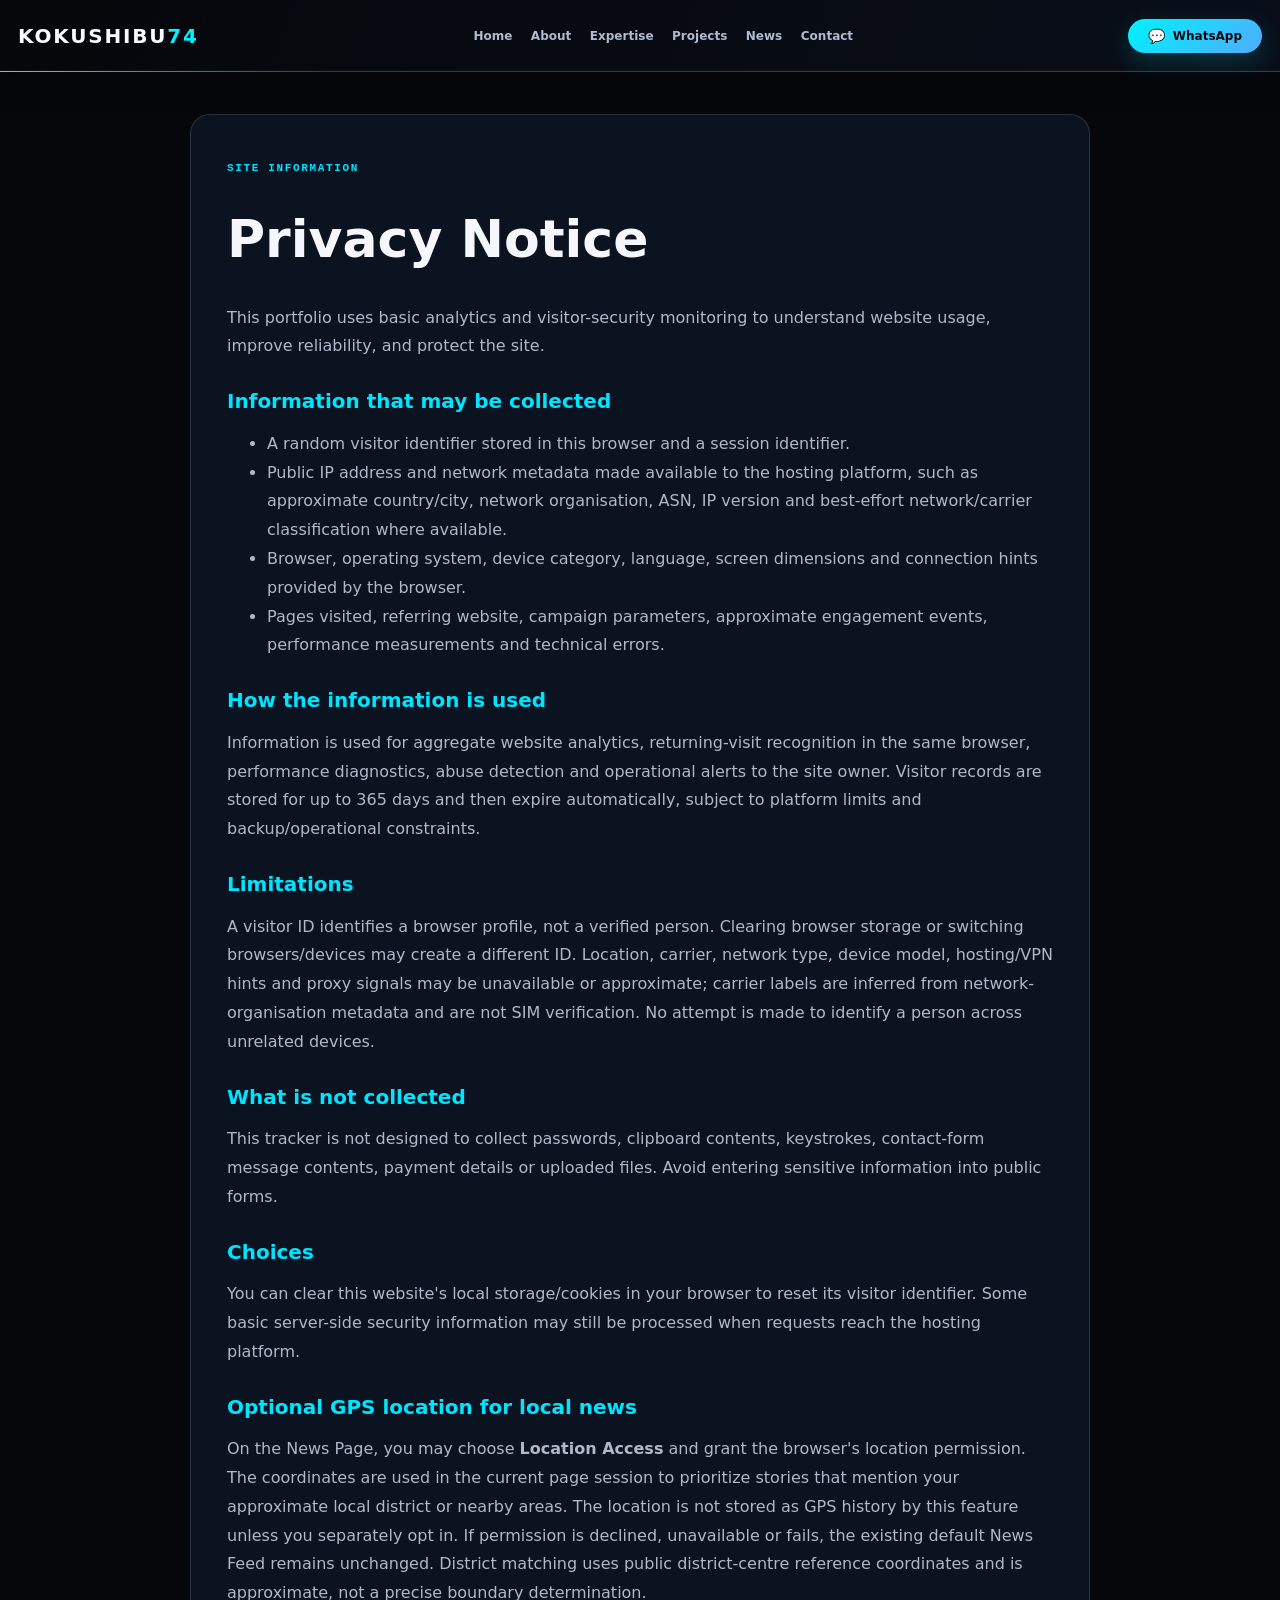
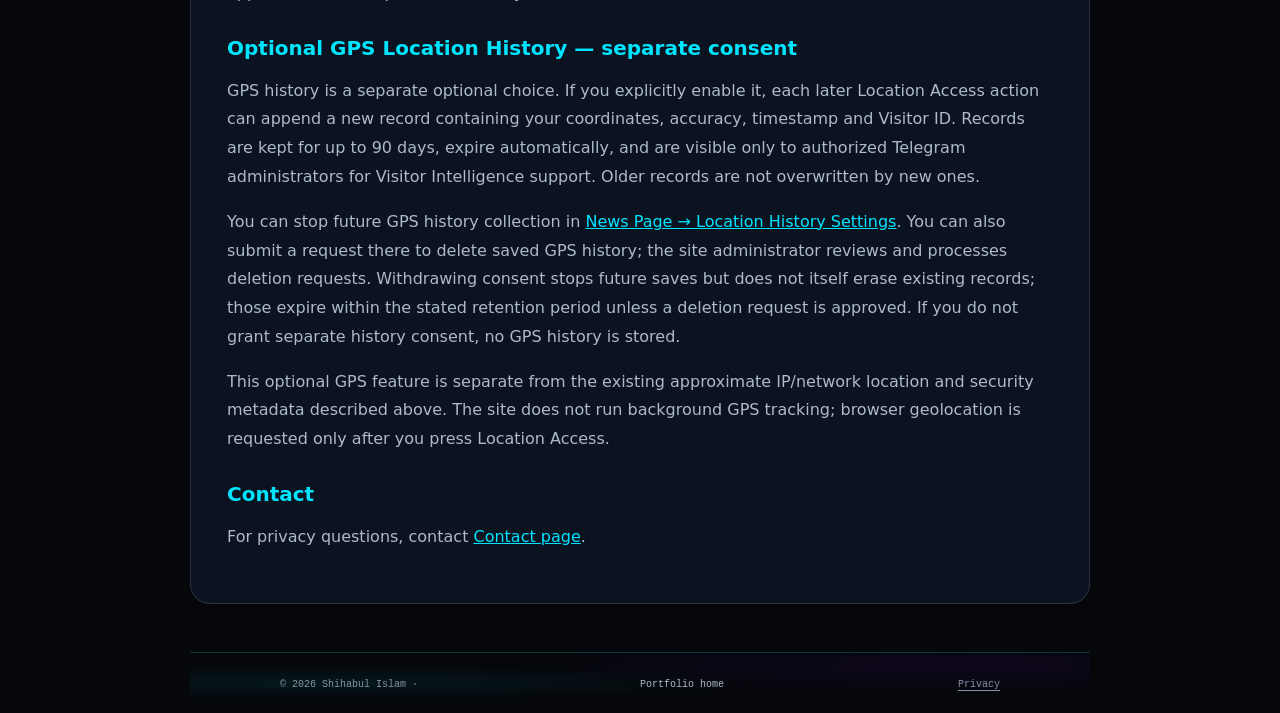
<file: privacy.html>
<!doctype html>
<html lang="en" class="dark">
<head>
<meta charset="utf-8"><meta name="viewport" content="width=device-width,initial-scale=1">
<meta name="theme-color" content="#05070b">
<meta name="description" content="Privacy information for the Kokushibu74 portfolio website.">
<link rel="canonical" href="https://kokushibu74.github.io/privacy.html">
<title>Privacy | Shihabul Islam</title>
<link rel="stylesheet" href="shared-shell.css?v=5">
<style>
:root{color-scheme:dark}*{box-sizing:border-box}body{margin:0;background:#05070b;color:#f5f7fc;font-family:Outfit,system-ui,sans-serif}.wrap{width:min(900px,calc(100% - 32px));margin:auto}.nav{padding:22px 0;border-bottom:1px solid #ffffff20}.panel{margin:42px auto;padding:clamp(20px,4vw,36px);border:1px solid #ffffff20;border-radius:20px;background:#0b1220}h1{font-size:clamp(32px,6vw,52px)}h2{margin-top:28px;color:#00e5ff;font-size:20px}p,li{color:#aeb9c9;line-height:1.8}.footer{padding:24px 0;color:#8993a7;border-top:1px solid #ffffff20}
</style>
  <link rel="stylesheet" href="scroll-reveal.css?v=1">
</head>
<body>
<header class="wrap nav"><a class="brand" href="./">KOKUSHIBU<b>74</b></a></header>
<main class="wrap panel">
<p style="color:#00e5ff;font:700 11px monospace;letter-spacing:.15em">SITE INFORMATION</p>
<h1>Privacy Notice</h1>
<p>This portfolio uses basic analytics and visitor-security monitoring to understand website usage, improve reliability, and protect the site.</p>
<h2>Information that may be collected</h2>
<ul>
<li>A random visitor identifier stored in this browser and a session identifier.</li>
<li>Public IP address and network metadata made available to the hosting platform, such as approximate country/city, network organisation, ASN, IP version and best-effort network/carrier classification where available.</li>
<li>Browser, operating system, device category, language, screen dimensions and connection hints provided by the browser.</li>
<li>Pages visited, referring website, campaign parameters, approximate engagement events, performance measurements and technical errors.</li>
</ul>
<h2>How the information is used</h2>
<p>Information is used for aggregate website analytics, returning-visit recognition in the same browser, performance diagnostics, abuse detection and operational alerts to the site owner. Visitor records are stored for up to 365 days and then expire automatically, subject to platform limits and backup/operational constraints.</p>
<h2>Limitations</h2>
<p>A visitor ID identifies a browser profile, not a verified person. Clearing browser storage or switching browsers/devices may create a different ID. Location, carrier, network type, device model, hosting/VPN hints and proxy signals may be unavailable or approximate; carrier labels are inferred from network-organisation metadata and are not SIM verification. No attempt is made to identify a person across unrelated devices.</p>
<h2>What is not collected</h2>
<p>This tracker is not designed to collect passwords, clipboard contents, keystrokes, contact-form message contents, payment details or uploaded files. Avoid entering sensitive information into public forms.</p>
<h2>Choices</h2>
<p>You can clear this website's local storage/cookies in your browser to reset its visitor identifier. Some basic server-side security information may still be processed when requests reach the hosting platform.</p>
<h2>Optional GPS location for local news</h2>
<p>On the News Page, you may choose <strong>Location Access</strong> and grant the browser's location permission. The coordinates are used in the current page session to prioritize stories that mention your approximate local district or nearby areas. The location is not stored as GPS history by this feature unless you separately opt in. If permission is declined, unavailable or fails, the existing default News Feed remains unchanged. District matching uses public district-centre reference coordinates and is approximate, not a precise boundary determination.</p>
<h2>Optional GPS Location History — separate consent</h2>
<p>GPS history is a separate optional choice. If you explicitly enable it, each later Location Access action can append a new record containing your coordinates, accuracy, timestamp and Visitor ID. Records are kept for up to 90 days, expire automatically, and are visible only to authorized Telegram administrators for Visitor Intelligence support. Older records are not overwritten by new ones.</p>
<p>You can stop future GPS history collection in <a href="/news.html#news-location-tools" style="color:#00e5ff">News Page → Location History Settings</a>. You can also submit a request there to delete saved GPS history; the site administrator reviews and processes deletion requests. Withdrawing consent stops future saves but does not itself erase existing records; those expire within the stated retention period unless a deletion request is approved. If you do not grant separate history consent, no GPS history is stored.</p>
<p>This optional GPS feature is separate from the existing approximate IP/network location and security metadata described above. The site does not run background GPS tracking; browser geolocation is requested only after you press Location Access.</p>
<h2>Contact</h2>
<p>For privacy questions, contact <a href="/contact.html" style="color:#00e5ff">Contact page</a>.</p>
</main>
<footer class="wrap footer">© 2026 Shihabul Islam · <a href="./" style="color:#aeb9c9">Portfolio home</a></footer>
<script src="shared-shell.js?v=6" defer></script>
<script src="visitor-tracking.js?v=1" defer></script>
  <script src="scroll-reveal.js?v=1" defer></script>
</body></html>
</file>
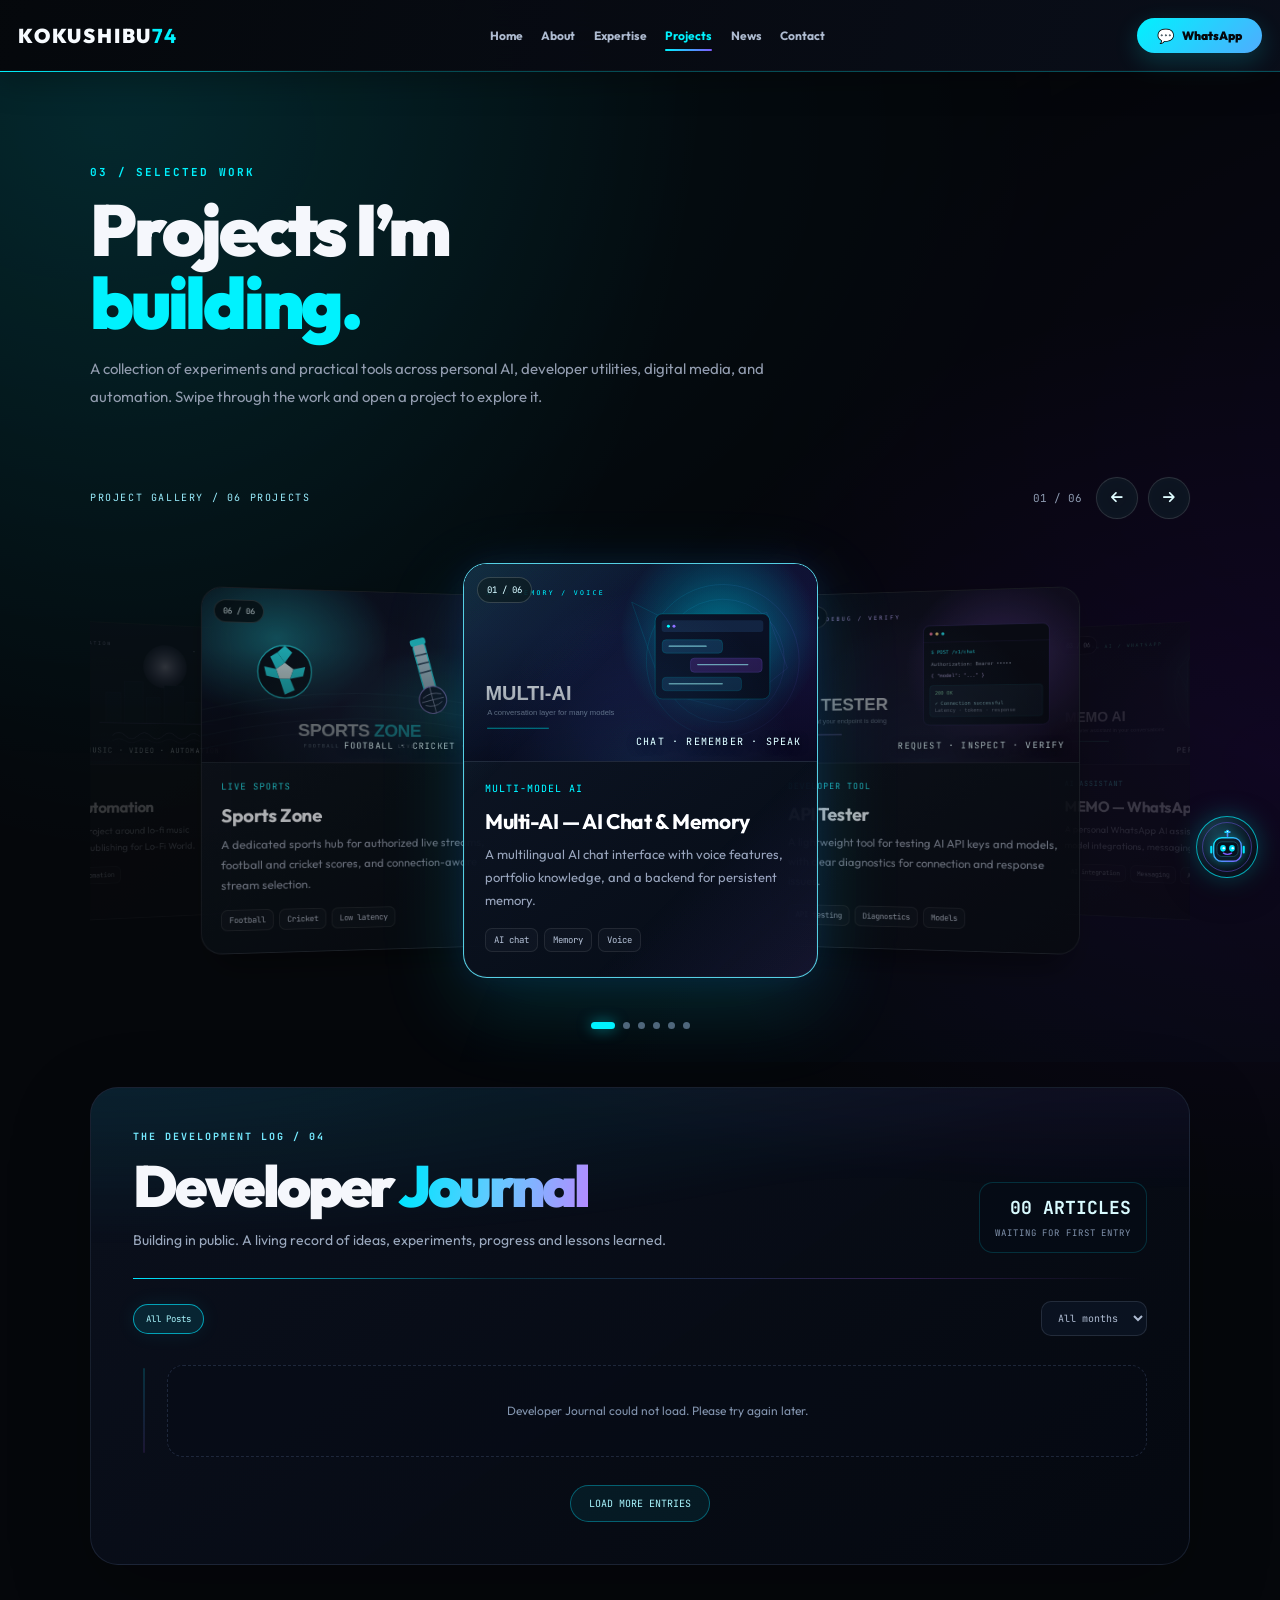
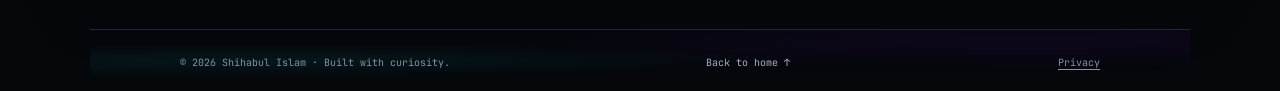
<file: projects.html>
<!doctype html>
<html lang="en" class="dark">
<head>
<!-- Google Analytics (GA4) -->
<script async src="https://www.googletagmanager.com/gtag/js?id=G-WXBD1454H8"></script>
<script>
  window.dataLayer = window.dataLayer || [];
  function gtag(){dataLayer.push(arguments);}
  gtag('js', new Date());
  gtag('config', 'G-WXBD1454H8');
</script>
<meta charset="utf-8"><meta name="viewport" content="width=device-width,initial-scale=1">
<meta name="theme-color" content="#05070b">
<meta name="description" content="Selected projects by Shihabul Islam across AI, developer tools, digital media and automation.">
<link rel="stylesheet" href="https://cdnjs.cloudflare.com/ajax/libs/font-awesome/6.7.2/css/all.min.css">
<link href="https://fonts.googleapis.com/css2?family=JetBrains+Mono:wght@400;600;700&family=Outfit:wght@400;500;600;700;800;900&display=swap" rel="stylesheet">
<title>Projects | Shihabul Islam</title>
<link rel="stylesheet" href="shared-shell.css?v=5">
<style>
:root{color-scheme:dark;--bg:#05070b;--panel:rgba(13,17,26,.76);--cyan:#00f2fe;--blue:#4facfe;--muted:#929caf}
*{box-sizing:border-box}html{scroll-behavior:smooth}body{margin:0;min-height:100vh;background:radial-gradient(ellipse at 10% 0,rgba(0,242,254,.10),transparent 36%),radial-gradient(ellipse at 100% 45%,rgba(127,0,255,.08),transparent 36%),var(--bg);color:#f5f7fc;font-family:Outfit,sans-serif;overflow-x:hidden}a{color:inherit}.wrap{width:min(1100px,calc(100% - 32px));margin:auto}
.nav{min-height:76px;display:flex;align-items:center;justify-content:space-between;gap:20px;border-bottom:1px solid #ffffff18}.brand{font-weight:900;letter-spacing:.08em;text-decoration:none}.brand b{color:var(--cyan)}.links{display:flex;align-items:center;gap:clamp(10px,2vw,24px);flex-wrap:wrap}.links a{font-size:12px;text-decoration:none;color:#a8b1c2;transition:color .2s,transform .2s}.links a:hover,.links a.active{color:var(--cyan);transform:translateY(-2px)}
.hero{padding:clamp(45px,8vw,82px) 0 26px}.kicker{font:700 11px 'JetBrains Mono',monospace;letter-spacing:.2em;color:var(--cyan)}h1{font-size:clamp(38px,7vw,72px);line-height:1.02;letter-spacing:-.045em;margin:14px 0;font-weight:900}.accent{color:var(--cyan)}.intro{max-width:680px;color:var(--muted);line-height:1.9;font-size:15px}
.gallery-head{display:flex;justify-content:space-between;align-items:center;gap:18px;margin:24px 0 16px}.gallery-label{font:10px 'JetBrains Mono',monospace;letter-spacing:.16em;color:#a6b2c7}.slider-controls{display:flex;align-items:center;gap:10px}.slider-count{min-width:58px;text-align:center;color:#8d9ab0;font:11px 'JetBrains Mono',monospace;font-variant-numeric:tabular-nums}.slider-btn{display:grid;place-items:center;width:42px;height:42px;border-radius:50%;border:1px solid #ffffff20;background:#0d1420;color:#dffcff;cursor:pointer;transition:background .2s,border-color .2s,transform .2s}.slider-btn:hover:not(:disabled){background:#00f2fe16;border-color:#00f2fe8a;transform:translateY(-2px)}.slider-btn:disabled{opacity:.32;cursor:not-allowed}
.project-gallery{display:flex;align-items:stretch;gap:18px;overflow-x:auto;overflow-y:visible;perspective:1400px;transform-style:preserve-3d;scroll-snap-type:x mandatory;scroll-behavior:smooth;padding:24px 2px 32px;margin:0 -2px 24px;scrollbar-width:thin;scrollbar-color:#00f2fe55 transparent;overscroll-behavior-x:contain;-webkit-overflow-scrolling:touch}.project-gallery::-webkit-scrollbar{height:6px}.project-gallery::-webkit-scrollbar-thumb{background:#00f2fe55;border-radius:99px}.project-card{position:relative;display:flex;flex:0 0 calc((100% - 36px)/3);min-width:0;flex-direction:column;overflow:hidden;scroll-snap-align:center;transform-origin:center center;transform-style:preserve-3d;backface-visibility:hidden;border:1px solid #ffffff18;border-radius:24px;background:linear-gradient(145deg,rgba(15,23,36,.96),rgba(6,11,20,.96));transition:transform .48s cubic-bezier(.2,.8,.2,1),border-color .3s,box-shadow .3s,filter .3s;filter:saturate(.78) brightness(.78);}.project-card.is-active{transform:translateY(-7px) translateZ(55px) scale(1.035);filter:saturate(1.08) brightness(1);border-color:#00f2fe9c;box-shadow:0 24px 60px #00f2fe20,0 0 0 1px #00f2fe18}.project-card.is-prev{transform:perspective(900px) rotateY(13deg) translateX(7px) scale(.91);filter:saturate(.8) brightness(.8);box-shadow:12px 16px 35px #0007}.project-card.is-next{transform:perspective(900px) rotateY(-13deg) translateX(-7px) scale(.91);filter:saturate(.8) brightness(.8);box-shadow:-12px 16px 35px #0007}.project-card.is-far{transform:rotateY(0) scale(.88) translateZ(-70px);filter:saturate(.55) brightness(.58)}.project-card:hover{border-color:#00f2fe75}.project-card.is-active:hover{transform:translateY(-10px) translateZ(65px) scale(1.045)}.project-cover{position:relative;aspect-ratio:16/9;overflow:hidden;background:#0c1423;border-bottom:1px solid #ffffff14}.project-cover img{display:block;width:100%;height:100%;object-fit:cover;transition:transform .55s cubic-bezier(.2,.8,.2,1),filter .4s}.project-card:hover .project-cover img{transform:scale(1.045);filter:saturate(1.08)}.cover-overlay{position:absolute;inset:0;background:linear-gradient(180deg,rgba(3,7,15,.03) 35%,rgba(3,7,15,.68) 100%);pointer-events:none}.cover-index{position:absolute;top:13px;left:13px;padding:6px 9px;border:1px solid #ffffff2a;border-radius:99px;background:#05070bb8;color:#e4faff;font:9px 'JetBrains Mono',monospace;backdrop-filter:blur(10px)}.cover-mark{position:absolute;right:15px;bottom:13px;color:#dffcff;font:10px 'JetBrains Mono',monospace;letter-spacing:.12em;text-shadow:0 2px 10px #000}.card-content{display:flex;flex:1;flex-direction:column;padding:20px 21px 21px}.tag{font:10px 'JetBrains Mono',monospace;letter-spacing:.1em;color:var(--cyan)}h2{font-size:21px;line-height:1.25;margin:13px 0 8px;letter-spacing:-.02em}.desc{font-size:13px;line-height:1.8;color:var(--muted);margin:0}.project-tags{display:flex;flex-wrap:wrap;gap:6px;margin:15px 0 4px}.project-tags span{padding:5px 8px;border:1px solid #ffffff14;border-radius:7px;background:#ffffff06;color:#aeb8ca;font:9px 'JetBrains Mono',monospace}.project-actions{display:flex;gap:8px;flex-wrap:wrap;margin-top:auto;padding-top:18px}.cta{display:inline-flex;align-items:center;justify-content:center;gap:9px;padding:11px 15px;border-radius:999px;background:linear-gradient(120deg,var(--cyan),var(--blue));color:#041018;text-decoration:none;font-size:11px;font-weight:900;transition:transform .2s,box-shadow .2s}.cta:hover{transform:translateY(-2px);box-shadow:0 8px 28px #00f2fe35}.cta.secondary{background:transparent;border:1px solid #00f2fe45;color:#bafaff}.gallery-dots{display:flex;justify-content:center;gap:7px;margin:-16px 0 58px}.gallery-dot{width:7px;height:7px;padding:0;border:0;border-radius:20px;background:#536075;cursor:pointer;transition:width .2s,background .2s}.gallery-dot[aria-current=true]{width:24px;background:var(--cyan)}.empty-state{padding:30px;border:1px solid #ffffff18;border-radius:20px;color:var(--muted);text-align:center}.footer{border-top:1px solid #ffffff16;padding:24px 0 30px;color:#7f8a9f;font:10px 'JetBrains Mono',monospace;display:flex;justify-content:space-between;gap:15px;flex-wrap:wrap}.footer a{color:#a8b1c2;text-decoration:none}.footer a:hover{color:var(--cyan)}.subpage-donation{display:none!important}
@media(min-width:1200px){.project-card{flex-basis:calc((100% - 36px)/3)}}@media(max-width:900px){.project-card{flex-basis:calc((100% - 18px)/2)}}@media(max-width:600px){.wrap{width:min(100% - 24px,1100px)}.nav{padding:15px 0;align-items:flex-start;flex-direction:column}.links{gap:14px}.hero{padding-top:42px}.gallery-head{align-items:flex-end}.project-card{flex-basis:min(82%,360px);border-radius:21px}.project-card.is-prev{transform:perspective(700px) rotateY(10deg) translateX(4px) scale(.9)}.project-card.is-next{transform:perspective(700px) rotateY(-10deg) translateX(-4px) scale(.9)}.card-content{padding:18px}.project-cover{aspect-ratio:16/9}.slider-btn{width:38px;height:38px}.gallery-dots{margin-bottom:42px}}
/* Cosmic Planet cinematic orbit gallery — isolated to this page's project gallery */
.project-gallery{position:relative;display:grid;align-items:stretch;gap:0;overflow:hidden;overflow:clip;overflow-y:visible;perspective:1600px;transform-style:preserve-3d;padding:28px 0 36px;margin:0 0 24px;scroll-snap-type:none;scroll-behavior:auto;scrollbar-width:none;touch-action:pan-y;isolation:isolate}
.project-gallery::-webkit-scrollbar{display:none}
.project-card{grid-area:1/1;justify-self:center;width:calc((100% - 36px)/3);flex:none;min-width:0;opacity:0;pointer-events:none;transform-origin:center center;will-change:transform,opacity;transition:transform .78s cubic-bezier(.2,.75,.2,1),opacity .58s ease,filter .58s ease,border-color .35s,box-shadow .58s;backface-visibility:hidden}
.project-card.is-active{filter:saturate(1.16) brightness(1.06);border-color:#72edffcc;box-shadow:0 28px 85px #00d9ff27,0 0 34px #5a5bff1b,inset 0 0 0 1px #ffffff08}
.project-card.is-active:before{content:"";position:absolute;inset:-1px;z-index:2;border-radius:inherit;pointer-events:none;background:linear-gradient(135deg,#7ceeff20,transparent 32%,transparent 70%,#9a70ff1a);opacity:.9}
.project-cover:after{content:"";position:absolute;inset:0;pointer-events:none;background:radial-gradient(ellipse at 50% 110%,#4a9fff20,transparent 62%);mix-blend-mode:screen}
.gallery-label{color:#9befff}
.gallery-dots{gap:8px}
.gallery-dot{transition:width .35s ease,background .35s ease,box-shadow .35s ease}
.gallery-dot[aria-current=true]{box-shadow:0 0 14px #00f2fe85}
.slider-btn{box-shadow:0 0 0 1px #ffffff04,inset 0 0 20px #65dfff05}
@media(max-width:900px){.project-card{width:calc((100% - 18px)/2)}}
@media(max-width:600px){.project-gallery{padding:20px 0 30px;margin-bottom:18px}.project-card{width:min(82%,360px)}.project-card .card-content{padding:18px}.project-card .project-actions{padding-top:16px}.project-card.is-active{box-shadow:0 20px 52px #00d9ff25,0 0 25px #5a5bff19}}
@media(prefers-reduced-motion:reduce){*,*:before,*:after{scroll-behavior:auto!important;animation:none!important;transition:none!important}}
</style>
  <link rel="stylesheet" href="chatbot-widget.css?v=1">

<style id="hybrid-cosmic-background-v1">
/* Hybrid Cosmic Energy: cinematic on Home, restrained on content pages. */
html{background:#05070b}
body{position:relative;isolation:isolate}
body::before{content:"";position:fixed;inset:-18%;z-index:-1;pointer-events:none;opacity:.52;background:radial-gradient(ellipse at 14% 18%,rgba(0,242,254,.115) 0%,transparent 34%),radial-gradient(ellipse at 83% 36%,rgba(127,0,255,.105) 0%,transparent 35%),radial-gradient(ellipse at 54% 90%,rgba(79,172,254,.065) 0%,transparent 38%);background-size:135% 135%;animation:hybridCosmicDrift 26s ease-in-out infinite alternate;will-change:background-position}
@keyframes hybridCosmicDrift{0%{background-position:0% 0%}50%{background-position:55% 35%}100%{background-position:100% 70%}}
/* Home gets the richer cinematic glow; other pages keep text and cards dominant. */
body:has(#home)::before{opacity:.78;background:radial-gradient(ellipse at 18% 24%,rgba(0,242,254,.17) 0%,transparent 36%),radial-gradient(ellipse at 82% 44%,rgba(127,0,255,.15) 0%,transparent 38%),radial-gradient(ellipse at 48% 88%,rgba(79,172,254,.08) 0%,transparent 42%);background-size:150% 150%;animation-duration:22s}
@media(max-width:640px){body::before{opacity:.34;background-size:120% 120%;animation-duration:34s}body:has(#home)::before{opacity:.48;animation-duration:30s}}
@media(prefers-reduced-motion:reduce){body::before{animation:none!important;will-change:auto}}
.project-filter-status{margin:0 0 12px;padding:12px 15px;border:1px solid #00f2fe45;border-radius:12px;background:#00f2fe0b;color:#b9faff;font:11px 'JetBrains Mono',monospace;display:flex;align-items:center;justify-content:space-between;gap:12px}.project-filter-status[hidden]{display:none}.project-filter-status a{color:#00f2fe;text-decoration:none;white-space:nowrap}
</style>

<style id="projects-header-parity-v1">
/* Keep Projects header identical to the shared secondary-page header. */
header.site-shell-header{width:100%!important;max-width:none!important;margin:0!important}
@media(max-width:760px){
  header.site-shell-header{position:sticky!important;top:0;min-height:0!important;padding:10px 12px!important;display:grid!important;grid-template-columns:minmax(0,1fr) auto!important;align-items:center!important;gap:9px!important}
  header.site-shell-header .brand{font-size:15px!important}
  header.site-shell-header .links{grid-column:1/-1!important;grid-row:2!important;display:flex!important;flex-wrap:nowrap!important;overflow-x:auto!important;justify-content:flex-start!important;gap:19px!important;padding:8px 0 5px!important;scrollbar-width:none}
  header.site-shell-header .links::-webkit-scrollbar{display:none}
  header.site-shell-header .links a{font-size:11px!important}
  header.site-shell-header .shell-tools{grid-column:2!important;grid-row:1!important}
  header.site-shell-header .shell-wa{padding:8px 10px!important;font-size:10px!important}
}
</style>

  <!-- Google AdSense Auto ads -->
  <script async src="https://pagead2.googlesyndication.com/pagead/js/adsbygoogle.js?client=ca-pub-4984469946659633" crossorigin="anonymous"></script>
  <link rel="stylesheet" href="scroll-reveal.css?v=1">
  <link rel="stylesheet" href="journal.css?v=1">
</head>
<body>
<header class="wrap nav"><a class="brand" href="./">KOKUSHIBU<b>74</b></a><nav class="links" aria-label="Main navigation"><a href="./">Home</a><a href="about.html">About</a><a href="expertise.html">Expertise</a><a class="active" href="projects.html" aria-current="page">Projects</a><a href="news.html">News</a><a href="contact.html">Contact</a></nav></header>
<main class="wrap">
<section class="hero"><p class="kicker">03 / SELECTED WORK</p><h1>Projects I’m<br><span class="accent">building.</span></h1><p class="intro">A collection of experiments and practical tools across personal AI, developer utilities, digital media, and automation. Swipe through the work and open a project to explore it.</p></section>
<div id="project-filter-status" class="project-filter-status" hidden></div>
<div class="gallery-head"><span class="gallery-label">PROJECT GALLERY <span aria-hidden="true">/</span> <span id="project-total">LOADING</span></span><div class="slider-controls"><span class="slider-count" id="slider-count" aria-live="polite">01 / 05</span><button class="slider-btn" id="gallery-prev" type="button" aria-label="Previous projects"><i class="fa-solid fa-arrow-left"></i></button><button class="slider-btn" id="gallery-next" type="button" aria-label="Next projects"><i class="fa-solid fa-arrow-right"></i></button></div></div>
<section class="project-gallery" id="project-gallery" aria-label="Project portfolio" tabindex="0"><div class="empty-state">Loading projects…</div></section><div class="gallery-dots" id="gallery-dots" aria-label="Choose project slide"></div>
<section class="journal-section" id="developer-journal" aria-labelledby="journal-title">
  <p class="journal-kicker">THE DEVELOPMENT LOG / 04</p>
  <div class="journal-heading-row">
    <div>
      <h2 id="journal-title">Developer <span>Journal</span></h2>
      <p class="journal-subtitle">Building in public. A living record of ideas, experiments, progress and lessons learned.</p>
    </div>
    <div class="journal-stats"><strong id="journal-post-count">00 ARTICLES</strong><span id="journal-latest-date">WAITING FOR FIRST ENTRY</span></div>
  </div>
  <div class="journal-accent-line" aria-hidden="true"></div>
  <div class="journal-toolbar">
    <div class="journal-categories" id="journal-categories" aria-label="Filter journal by category">
      <button class="journal-filter" type="button" data-category="all" aria-pressed="true">All Posts</button>
    </div>
    <select class="journal-archive" id="journal-archive" aria-label="Filter journal by month"><option value="all">All months</option></select>
  </div>
  <div class="journal-timeline" id="journal-timeline" aria-live="polite">
    <div class="journal-loading">Loading Developer Journal…</div>
  </div>
  <button class="journal-load-more" id="journal-load-more" type="button" hidden>LOAD MORE ENTRIES</button>
</section>
<section class="journal-article-view" id="journal-article-view" aria-label="Journal article" hidden>
  <div class="journal-article-progress" aria-hidden="true"><span id="journal-reading-progress"></span></div>
  <button class="journal-back" type="button" data-journal-back>← BACK TO JOURNAL</button>
  <div id="journal-article-content"></div>
</section>
</main>
<footer class="wrap footer"><span>© 2026 Shihabul Islam · Built with curiosity.</span><span><a href="./">Back to home ↑</a></span></footer>
<script>
(function(){
"use strict";
const gallery=document.getElementById("project-gallery"),prev=document.getElementById("gallery-prev"),next=document.getElementById("gallery-next"),count=document.getElementById("slider-count"),total=document.getElementById("project-total"),dots=document.getElementById("gallery-dots");
const esc=v=>String(v??"").replace(/[&<>"']/g,c=>({"&":"&amp;","<":"&lt;",">":"&gt;",'"':"&quot;","'":"&#39;"}[c]));
const known=[
{name:"Multi-AI — AI Chat & Memory",match:/multi.?ai/i,cover:"storage/projects/multi-ai.svg",tag:"MULTI-MODEL AI",category:"01 / AI CHAT",tags:["AI chat","Memory","Voice"],linkFallback:"https://kokushibu74.github.io/Multi-Ai",mark:"CHAT · REMEMBER · SPEAK"},
{name:"API Tester",match:/api tester/i,cover:"storage/projects/api-tester.svg",tag:"DEVELOPER TOOL",category:"02 / API UTILITIES",tags:["API testing","Diagnostics","Models"],linkFallback:"https://github.com/Kokushibu74/API-TESTER-",mark:"REQUEST · INSPECT · VERIFY"},
{name:"MEMO — WhatsApp AI",match:/memo|whatsapp/i,cover:"storage/projects/memo.svg",tag:"AI ASSISTANT",category:"03 / MESSAGING",tags:["AI integration","Messaging","Automation"],linkFallback:"https://github.com/Kokushibu74/MEMO",mark:"PERSONAL AI · WHATSAPP"},
{name:"Media Studio",match:/media studio/i,cover:"storage/projects/media-studio.svg",tag:"CREATIVE TOOLS",category:"04 / DIGITAL MEDIA",tags:["Media","Creative workflow","Web"],linkFallback:"https://github.com/Kokushibu74/media-studio",mark:"CREATE · EDIT · SHIP"},
{name:"Lo-Fi World Automation",match:/lo.?fi|automation/i,cover:"storage/projects/lofi-automation.svg",tag:"VIDEO WORKFLOW",category:"05 / CONTENT AUTOMATION",tags:["Lo-fi","YouTube","Automation"],linkFallback:"https://www.youtube.com/@Lo-Fi_World-x3w",mark:"MUSIC · VIDEO · AUTOMATION"},
{name:"Sports Zone",match:/sports zone/i,cover:"storage/projects/sports-zone.svg",tag:"LIVE SPORTS",category:"06 / SPORTS",tags:["Football","Cricket","Low latency"],linkFallback:"sports-zone.html",mark:"FOOTBALL · CRICKET · LIVE"}
];
let cards=[],active=0,resizeFrame=0;
function getMeta(p){return known.find(k=>k.match.test(p.name||""))||{tag:p.tag||"PROJECT",category:"SELECTED WORK",tags:["Project","Development"],cover:"storage/projects/multi-ai.svg",linkFallback:"#",mark:"BUILD · TEST · REFINE"}}
function render(projects){
 if(!Array.isArray(projects))projects=[];
 const techLabels={web:"Web & UI",ai:"AI & Model Integration",api:"API & Developer Tools",automation:"Automation",media:"Digital Media",sports:"Sports & Live Data"};
 const techMatchers={web:/multi.?ai|api tester|media studio|sports zone/i,ai:/multi.?ai|memo|whatsapp/i,api:/api tester/i,automation:/memo|lo.?fi|automation/i,media:/media studio|lo.?fi/i,sports:/sports zone/i};
 const tech=(new URLSearchParams(location.search).get("tech")||"").toLowerCase();
 const status=document.getElementById("project-filter-status");
 if(techMatchers[tech]){projects=projects.filter(p=>techMatchers[tech].test((p.name||"")+" "+(p.tag||"")+" "+(p.desc||"")));status.hidden=false;status.innerHTML='<span>FILTERED BY: '+esc(techLabels[tech].toUpperCase())+'</span><a href="projects.html">Clear filter ×</a>';}
 else status.hidden=true;
 if(!Array.isArray(projects)||!projects.length){gallery.innerHTML='<div class="empty-state">No matching projects found for this category yet. <a href="projects.html">View all projects</a>.</div>';cards=[];total.textContent="00 PROJECTS";count.textContent="00 / 00";prev.disabled=true;next.disabled=true;dots.innerHTML="";return;}
 gallery.innerHTML=projects.map((p,i)=>{const m=getMeta(p),link=p.link||m.linkFallback;return '<article class="project-card" data-project-href="'+esc(link)+'" tabindex="0" role="link" aria-label="Explore project: '+esc(p.name||m.name||"Project")+'"><div class="project-cover"><img src="'+esc(m.cover)+'" alt="'+esc((p.name||m.tag)+" project cover")+'" loading="'+(i<2?"eager":"lazy")+'" width="1200" height="675"><span class="cover-overlay"></span><span class="cover-index">'+String(i+1).padStart(2,"0")+' / '+String(projects.length).padStart(2,"0")+'</span><span class="cover-mark">'+esc(m.mark)+'</span></div><div class="card-content"><span class="tag">'+esc(m.tag||p.tag||"PROJECT")+'</span><h2>'+esc(p.name||m.name||"Project")+'</h2><p class="desc">'+esc(p.desc||"A project exploring useful digital experiences.")+'</p><div class="project-tags">'+m.tags.map(t=>'<span>'+esc(t)+'</span>').join("")+'</div></div></article>'}).join("");
 cards=Array.from(gallery.querySelectorAll(".project-card"));cards.forEach(card=>{const openProject=()=>{try{const url=new URL(card.dataset.projectHref,location.href);if(url.protocol==="https:")window.open(url.href,"_blank","noopener,noreferrer")}catch(_){}};card.addEventListener("click",e=>{if(e.target.closest("a,button,summary,iframe,input"))return;openProject()});card.addEventListener("keydown",e=>{if(e.target!==card||(e.key!=="Enter"&&e.key!==" "))return;e.preventDefault();openProject()})});total.textContent=String(cards.length).padStart(2,"0")+" PROJECTS";
 dots.innerHTML=cards.map((_,i)=>'<button type="button" class="gallery-dot" aria-label="Go to project '+(i+1)+'" aria-current="'+(i===0?'true':'false')+'" data-index="'+i+'"></button>').join("");
 dots.querySelectorAll("button").forEach(b=>b.addEventListener("click",()=>go(Number(b.dataset.index))));
 active=0;go(0);
}
function update(){if(!cards.length)return;layoutCards(active,false)}
function layoutCards(index,animate=true){
 if(!cards.length)return;
 active=((index%cards.length)+cards.length)%cards.length;
 const mobile=matchMedia("(max-width: 600px)").matches;
 const cardWidth=cards[active].getBoundingClientRect().width||gallery.clientWidth*.8;
 const step=cardWidth*(mobile?.88:.78)+(mobile?0:18);
 const reduced=matchMedia("(prefers-reduced-motion: reduce)").matches;
 cards.forEach((card,i)=>{
  let offset=((i-active+cards.length)%cards.length);
  if(offset>cards.length/2)offset-=cards.length;
  const distance=Math.abs(offset),scale=distance===0?1:distance===1?.91:distance===2?.79:.68;
  const opacity=distance===0?1:distance===1?.88:distance===2?.34:0;
  const rotate=offset*(mobile?-11:-16);
  card.classList.toggle("is-active",distance===0);
  card.classList.toggle("is-prev",offset===-1);
  card.classList.toggle("is-next",offset===1);
  card.classList.toggle("is-far",distance>1);
  card.style.zIndex=String(20-distance);
  card.style.opacity=String(opacity);
  card.style.pointerEvents=distance<=1?"auto":"none";
  card.style.transform="translateX("+(offset*step)+"px) translateZ("+(-distance*(mobile?48:82))+"px) rotateY("+rotate+"deg) scale("+scale+")";
  card.setAttribute("aria-label",(i+1)+" of "+cards.length);
 });
 prev.disabled=false;next.disabled=false;
 count.textContent=String(active+1).padStart(2,"0")+" / "+String(cards.length).padStart(2,"0");
 dots.querySelectorAll("button").forEach((b,i)=>b.setAttribute("aria-current",String(i===active)));
}
function go(i){layoutCards(i,true)}
prev.addEventListener("click",()=>go(active-1));next.addEventListener("click",()=>go(active+1));
gallery.addEventListener("keydown",e=>{if(e.key==="ArrowRight"){e.preventDefault();go(active+1)}if(e.key==="ArrowLeft"){e.preventDefault();go(active-1)}});
let pointerStart=null;
gallery.addEventListener("pointerdown",e=>{pointerStart={x:e.clientX,y:e.clientY,id:e.pointerId}},{passive:true});
gallery.addEventListener("pointerup",e=>{if(!pointerStart)return;const dx=e.clientX-pointerStart.x,dy=e.clientY-pointerStart.y;pointerStart=null;if(Math.abs(dx)>42&&Math.abs(dx)>Math.abs(dy)*1.2)go(active+(dx<0?1:-1))},{passive:true});
gallery.addEventListener("pointercancel",()=>{pointerStart=null},{passive:true});
window.addEventListener("resize",()=>{cancelAnimationFrame(resizeFrame);resizeFrame=requestAnimationFrame(()=>layoutCards(active,false))});
async function start(){try{const r=await fetch("site-data.json?projects="+Date.now(),{cache:"no-store"});if(!r.ok)throw new Error("Project data unavailable");const data=await r.json();render(data.projects)}catch(e){console.warn("Using built-in project list:",e);render([
{tag:"MULTI-MODEL AI",name:"Multi-AI — AI Chat & Memory",desc:"A multilingual AI chat interface with voice features, portfolio knowledge, and a backend for persistent memory.",link:"https://kokushibu74.github.io/Multi-Ai"},
{tag:"DEVELOPER TOOL / API",name:"API Tester",desc:"A lightweight tool for testing AI API keys and models, with clear diagnostics for connection and response issues.",link:"https://github.com/Kokushibu74/API-TESTER-"},
{tag:"AI ASSISTANT / WHATSAPP",name:"MEMO — WhatsApp AI",desc:"A personal WhatsApp AI assistant exploring model integrations, messaging, and automation.",link:"https://github.com/Kokushibu74/MEMO"},
{tag:"CREATIVE TOOLS",name:"Media Studio",desc:"A creative project for digital media workflows and content experiences.",link:"https://github.com/Kokushibu74/media-studio"},
{tag:"VIDEO / LO-FI WORKFLOW",name:"Lo-Fi World Automation",desc:"An ongoing workflow project around lo-fi music content and YouTube publishing.",link:"https://www.youtube.com/@lo-fi_world-x3w"},
{tag:"LIVE SPORTS / FOOTBALL + CRICKET",name:"Sports Zone",desc:"A dedicated sports hub for authorized live streams, football and cricket scores, and connection-aware stream selection.",link:"sports-zone.html"}
])}}
start();
})();
</script>
<script src="shared-shell.js?v=6" defer></script>
  <script src="chatbot-widget.js?v=2" defer></script>
  <script src="scroll-reveal.js?v=1" defer></script>
  <script src="journal.js?v=6" defer></script>
</body></html>
</file>
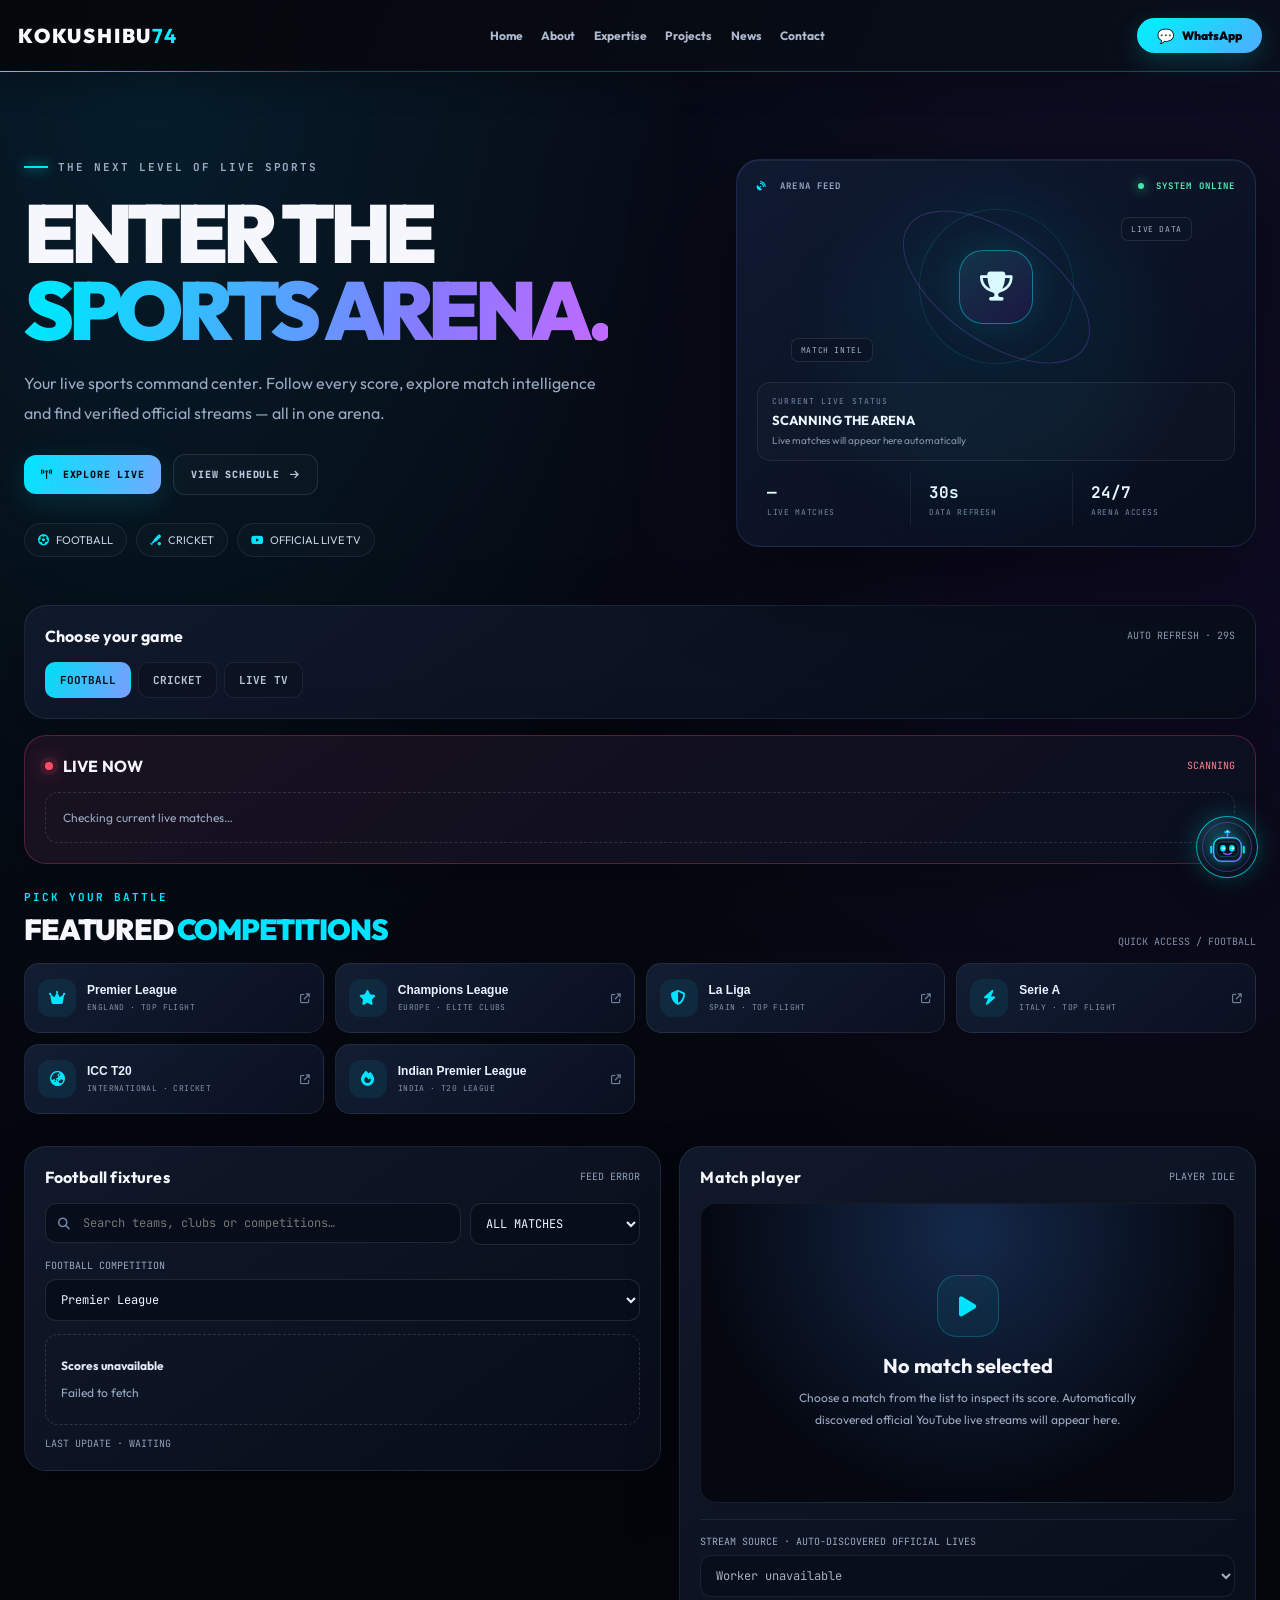
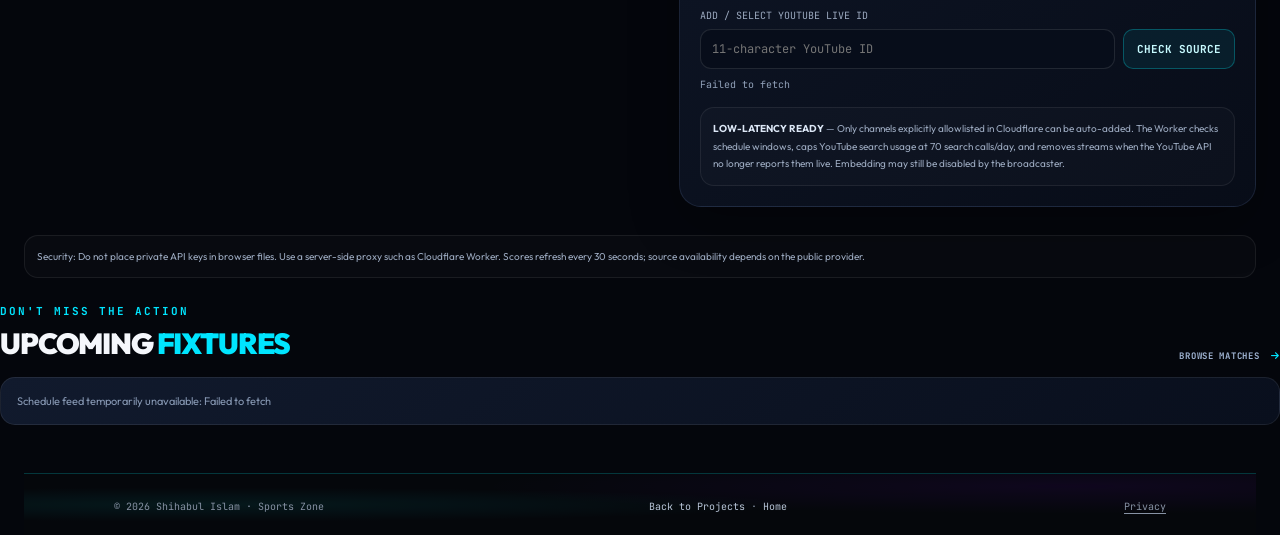
<file: sports-zone.html>
<!doctype html>
<html lang="en" class="dark">
<head>
<script async src="https://www.googletagmanager.com/gtag/js?id=G-WXBD1454H8"></script>
<script>window.dataLayer=window.dataLayer||[];function gtag(){dataLayer.push(arguments);}gtag('js',new Date());gtag('config','G-WXBD1454H8');</script>
<meta charset="utf-8"><meta name="viewport" content="width=device-width,initial-scale=1"><meta name="theme-color" content="#05070b">
<meta name="description" content="Sports Zone — football and cricket live scores with verified official YouTube streams where available."><title>Sports Zone | Shihabul Islam</title>
<link rel="stylesheet" href="https://cdnjs.cloudflare.com/ajax/libs/font-awesome/6.7.2/css/all.min.css">
<link href="https://fonts.googleapis.com/css2?family=JetBrains+Mono:wght@400;600;700&family=Outfit:wght@400;500;600;700;800;900&display=swap" rel="stylesheet">
<link rel="stylesheet" href="shared-shell.css?v=5"><link rel="stylesheet" href="chatbot-widget.css?v=1">
<style>
:root{color-scheme:dark;--bg:#05070b;--panel:#0c1421;--cyan:#00f2fe;--blue:#4facfe;--muted:#9ba8bd;--line:#ffffff16;--red:#ff4d68}*{box-sizing:border-box}html{background:var(--bg);scroll-behavior:smooth}body{margin:0;min-height:100vh;background:radial-gradient(ellipse at 12% 8%,#00f2fe13,transparent 36%),radial-gradient(ellipse at 88% 32%,#7f00ff14,transparent 35%),var(--bg);color:#f5f7fc;font-family:Outfit,sans-serif;overflow-x:hidden}a{color:inherit}.wrap{width:min(1180px,calc(100% - 32px));margin:auto}.topline{display:flex;justify-content:space-between;align-items:center;gap:16px;padding:18px 0}.brand{font-weight:900;letter-spacing:.08em;text-decoration:none}.brand b{color:var(--cyan)}.micro{font:10px 'JetBrains Mono',monospace;color:#91a1b9}.status-dot{display:inline-block;width:7px;height:7px;border-radius:50%;background:#35e5a2;box-shadow:0 0 12px #35e5a277;margin-right:8px}.hero{padding:clamp(30px,6vw,64px) 0 28px}.eyebrow{font:700 11px 'JetBrains Mono',monospace;letter-spacing:.18em;color:var(--cyan)}h1{font-size:clamp(40px,7vw,76px);line-height:.98;letter-spacing:-.05em;margin:14px 0;font-weight:900}h1 span{color:var(--cyan);text-shadow:0 0 34px #00f2fe20}.intro{max-width:690px;color:var(--muted);font-size:15px;line-height:1.85}.chips{display:flex;flex-wrap:wrap;gap:9px;margin-top:23px}.chip{border:1px solid var(--line);border-radius:999px;background:#ffffff05;padding:9px 13px;color:#c7d2e4;font-size:11px}.chip i{color:var(--cyan);margin-right:7px}.panel{border:1px solid var(--line);border-radius:22px;background:linear-gradient(145deg,#101a2aee,#080d17f5);box-shadow:0 22px 70px #0003;overflow:hidden}.pad{padding:20px}.panel-head{display:flex;justify-content:space-between;align-items:center;gap:12px;margin-bottom:16px}.panel-head h2,.panel-head h3{font-size:16px;margin:0}.tabs{display:flex;gap:7px;flex-wrap:wrap}.tab{border:1px solid #ffffff1b;background:#0c1421;color:#b8c4d7;border-radius:999px;padding:10px 14px;font:700 11px 'JetBrains Mono',monospace;cursor:pointer}.tab[aria-pressed=true]{color:#041018;border-color:transparent;background:linear-gradient(110deg,var(--cyan),var(--blue))}.tab:focus-visible,button:focus-visible,select:focus-visible,input:focus-visible{outline:2px solid var(--cyan);outline-offset:3px}.dashboard{display:grid;grid-template-columns:minmax(0,1.05fr) minmax(0,.95fr);gap:16px;margin:0 0 28px}.scores-panel,.player-panel{min-width:0}.match-list{display:grid;gap:9px;max-height:620px;overflow:auto}.match-card{width:100%;text-align:left;border:1px solid #ffffff13;background:#080e19;color:#eef4ff;border-radius:13px;padding:13px;cursor:pointer}.match-card:hover,.match-card[aria-pressed=true]{border-color:#00f2fe6b}.match-top{display:flex;justify-content:space-between;gap:10px;color:#8fa1bb;font:9px 'JetBrains Mono',monospace;margin-bottom:11px}.badge-live{color:#ff6b80}.teams{display:grid;grid-template-columns:minmax(0,1fr) auto minmax(0,1fr);gap:8px;align-items:center}.team{display:flex;align-items:center;gap:8px;min-width:0;font-size:12px;font-weight:700}.team.away{justify-content:flex-end;text-align:right}.team-name{overflow-wrap:anywhere}.team img{width:23px;height:23px;object-fit:contain;flex-shrink:0}.score{font:700 13px 'JetBrains Mono',monospace;white-space:nowrap}.match-status{text-align:center;font-size:10px;color:#9ba9bf;margin-top:9px}.player-screen{position:relative;aspect-ratio:16/9;background:radial-gradient(ellipse at 50% 10%,#10283c,#050811 68%);display:grid;place-items:center;border:1px solid #ffffff13;border-radius:15px;overflow:hidden}.player-screen iframe{position:absolute;inset:0;width:100%;height:100%;border:0;background:#03060c}.idle{text-align:center;max-width:400px;padding:22px}.play-icon{width:62px;height:62px;display:grid;place-items:center;border-radius:20px;margin:0 auto 16px;border:1px solid #00f2fe38;background:#00f2fe0d;color:var(--cyan);font-size:23px}.idle h3{font-size:20px;margin:0 0 9px}.idle p{font-size:12px;line-height:1.8;color:var(--muted);margin:0}.selected-detail{padding:14px 0 0}.selected-detail[hidden]{display:none}.selected-title{font-weight:800;margin-bottom:9px}.detail-row{display:flex;justify-content:space-between;gap:10px;padding:7px 0;border-bottom:1px solid #ffffff0d;color:#aab8cc;font-size:11px}.detail-row strong{color:#f4f7ff;text-align:right}.source-tools{display:grid;gap:12px;margin-top:16px;padding-top:15px;border-top:1px solid var(--line)}.field-label{display:block;font:10px 'JetBrains Mono',monospace;color:#9caac0;margin-bottom:7px}.control{width:100%;min-width:0;background:#080e19;color:#eaf5ff;border:1px solid #ffffff22;border-radius:10px;padding:11px;font:12px 'JetBrains Mono',monospace}.inline-controls{display:flex;gap:8px}.inline-controls .control{flex:1}.btn{border:1px solid #00f2fe44;background:#00f2fe12;color:#c7faff;border-radius:10px;padding:10px 13px;font:700 11px 'JetBrains Mono',monospace;cursor:pointer;white-space:nowrap}.note{margin-top:14px;padding:12px;border-radius:12px;background:#ffffff05;border:1px solid #ffffff12;color:#9ba9bf;font-size:10px;line-height:1.75}.emptyfeed{padding:20px 15px;border:1px dashed #ffffff24;border-radius:13px;color:var(--muted);font-size:12px;line-height:1.8}.emptyfeed strong{display:block;color:#e2eaf6;margin-bottom:6px}.footer{border-top:1px solid var(--line);padding:23px 0 28px;color:#8190a6;font:10px 'JetBrains Mono',monospace;display:flex;justify-content:space-between;gap:12px;flex-wrap:wrap}.footer a{color:#b8c5d8;text-decoration:none}.competition[hidden],.dashboard [hidden]{display:none!important}@media(max-width:820px){.dashboard{grid-template-columns:1fr}.match-list{max-height:none;overflow:visible}.pad{padding:17px}}@media(max-width:560px){.wrap{width:calc(100% - 24px)}.hero{padding-top:28px}.topline{padding:14px 0}.tabs{width:100%}.tab{flex:1;padding:10px 7px}.pad{padding:14px}.inline-controls{flex-direction:column}.team{font-size:11px;gap:5px}.team img{width:19px;height:19px}.score{font-size:11px}.match-card{padding:11px}}@media(prefers-reduced-motion:reduce){*{scroll-behavior:auto!important;transition:none!important}}

.live-panel{margin:0 0 16px;border-color:#ff4d6840;background:linear-gradient(135deg,#1a1019ee,#0b1220f5)}.live-heading{display:flex;align-items:center;gap:10px}.live-pulse{width:8px;height:8px;border-radius:50%;background:#ff4d68;box-shadow:0 0 0 5px #ff4d681b,0 0 18px #ff4d68;animation:pulse 1.6s infinite}@keyframes pulse{50%{box-shadow:0 0 0 9px #ff4d6808,0 0 22px #ff4d68}}.live-grid{display:grid;grid-template-columns:repeat(auto-fit,minmax(min(100%,270px),1fr));gap:10px}.live-card{border:1px solid #ff4d6838;background:linear-gradient(135deg,#1b111b,#0b1422);border-radius:15px;padding:14px;color:#f5f7fc;text-align:left;cursor:pointer;transition:transform .2s,border-color .2s,background .2s}.live-card:hover,.live-card[aria-expanded=true]{transform:translateY(-2px);border-color:#ff4d68a8;background:linear-gradient(135deg,#28131d,#101b2b)}.live-card .match-top{margin-bottom:12px}.live-card .score{font-size:16px}.live-empty{padding:17px;border:1px dashed #ffffff20;border-radius:13px;color:var(--muted);font-size:12px}.expanded-match{margin-top:14px;border:1px solid #00f2fe42;border-radius:17px;background:linear-gradient(145deg,#0e1c2a,#080d17);overflow:hidden;animation:expandIn .24s ease-out}.expanded-match[hidden]{display:none}@keyframes expandIn{from{opacity:0;transform:translateY(-7px)}to{opacity:1;transform:translateY(0)}}.expanded-head{padding:17px;border-bottom:1px solid var(--line);display:flex;justify-content:space-between;gap:12px;align-items:center}.expanded-score{font:800 clamp(20px,4vw,32px) 'JetBrains Mono',monospace;text-align:center;margin:10px 0}.expanded-teams{display:flex;align-items:center;justify-content:space-between;gap:10px;font-weight:800}.expanded-tabs{display:flex;gap:7px;overflow:auto;padding:12px 14px;border-bottom:1px solid var(--line)}.expanded-tabs .tab{white-space:nowrap}.expanded-body{padding:15px;min-height:90px}.detail-table{width:100%;border-collapse:collapse;font-size:11px}.detail-table th,.detail-table td{padding:9px 7px;border-bottom:1px solid #ffffff12;text-align:left}.detail-table th{color:#9db0c9;font:10px 'JetBrains Mono',monospace}.detail-table td:not(:first-child),.detail-table th:not(:first-child){text-align:right;font-variant-numeric:tabular-nums}.detail-loading{color:#aab8cc;font-size:12px;padding:14px}.live-count{color:#ff8090;font:10px 'JetBrains Mono',monospace}@media(max-width:560px){.expanded-head{padding:13px}.expanded-body{padding:11px}.live-card{padding:12px}}

/* SPORTS ARENA GAMING UI — responsive desktop/mobile layer */
:root{--bg:#050711;--panel:#0c1222;--cyan:#00e5ff;--violet:#9b5cff;--muted:#9aa9c2;--line:#8ca5d51f;--red:#ff466b;--green:#43e7ac}
body{background:radial-gradient(ellipse at 12% 3%,#00d9ff17,transparent 34%),radial-gradient(ellipse at 90% 24%,#7b35ff18,transparent 34%),linear-gradient(180deg,#070b17,#04060c 65%);font-family:Outfit,sans-serif}
.wrap{width:min(1320px,calc(100% - 48px))}
.arena-header{min-height:78px;padding:15px 0;border-bottom:1px solid #ffffff0d;display:flex;gap:28px}
.arena-brand{display:flex;align-items:center;gap:9px;white-space:nowrap;font-size:17px;letter-spacing:.06em}.arena-brand b{color:var(--cyan)}.brand-sub{font:700 9px 'JetBrains Mono',monospace;letter-spacing:.17em;color:#71819c;border-left:1px solid #ffffff24;padding-left:10px}
.arena-nav{display:flex;align-items:center;justify-content:center;gap:8px;flex:1}.arena-nav a{padding:10px 13px;border-radius:10px;color:#8291aa;text-decoration:none;font:700 10px 'JetBrains Mono',monospace;letter-spacing:.08em;transition:.2s}.arena-nav a:hover,.arena-nav a.active{color:#f3fbff;background:#ffffff0a}.arena-nav a.active{box-shadow:inset 0 -2px var(--cyan)}
.arena-status{white-space:nowrap;color:#7f91aa}.arena-status b{color:#43e7ac;font-weight:600}
.arena-hero{display:grid;grid-template-columns:minmax(0,1.1fr) minmax(340px,.9fr);align-items:center;gap:clamp(28px,6vw,88px);padding:clamp(42px,6vw,84px) 0 48px}
.arena-hero .eyebrow{display:flex;align-items:center;gap:10px;color:#9aaac5}.eyebrow-line{width:24px;height:2px;background:var(--cyan);box-shadow:0 0 12px var(--cyan)}
.arena-hero h1{font-size:clamp(42px,6.4vw,84px);line-height:.94;letter-spacing:-.065em;margin:20px 0}.arena-hero h1 span{background:linear-gradient(100deg,#00e5ff 5%,#8b78ff 70%,#c36aff);-webkit-background-clip:text;background-clip:text;color:transparent;text-shadow:none}
.arena-hero .intro{max-width:600px;font-size:clamp(14px,1.3vw,16px);line-height:1.9}.arena-hero-actions{display:flex;gap:12px;align-items:center;flex-wrap:wrap;margin-top:25px}
.arena-primary,.arena-secondary{display:inline-flex;align-items:center;justify-content:center;gap:10px;text-decoration:none;border-radius:12px;padding:13px 17px;font:800 10px 'JetBrains Mono',monospace;letter-spacing:.08em}.arena-primary{color:#041018;background:linear-gradient(110deg,#00e5ff,#72a9ff);box-shadow:0 8px 30px #00e5ff22}.arena-secondary{color:#b9c6dd;border:1px solid #ffffff1c;background:#ffffff05}
.arena-hero .chips{margin-top:28px}
.hero-console{position:relative;min-height:365px;padding:20px;border:1px solid #6e8bff2b;border-radius:24px;overflow:hidden;background:linear-gradient(145deg,#111c33e8,#080d1bfa);box-shadow:0 30px 90px #0008,inset 0 1px #ffffff10}
.hero-console:before{content:"";position:absolute;width:320px;height:320px;border-radius:50%;background:#00d9ff0b;filter:blur(35px);top:30px;left:calc(50% - 160px);pointer-events:none}
.console-top{position:relative;display:flex;justify-content:space-between;gap:10px;color:#94a5c2;font:700 9px 'JetBrains Mono',monospace;letter-spacing:.12em}.console-top i{color:var(--cyan);margin-right:7px}.console-online{color:#55e8b5}.console-online i{display:inline-block;width:6px;height:6px;border-radius:50%;background:#43e7ac;box-shadow:0 0 12px #43e7ac;margin-right:6px}
.console-orbit{height:190px;position:relative;display:grid;place-items:center}.orbit-ring{position:absolute;border:1px solid #00e5ff25;border-radius:50%;transform:rotate(-18deg)}.orbit-one{width:155px;height:155px;box-shadow:0 0 45px #00d9ff0b}.orbit-two{width:215px;height:110px;border-color:#9b5cff45;transform:rotate(35deg)}.orbit-core{width:74px;height:74px;border-radius:24px;display:grid;place-items:center;font-size:29px;color:#d9faff;background:linear-gradient(145deg,#12354a,#1c1740);border:1px solid #00e5ff70;box-shadow:0 0 36px #00d9ff25}
.orbit-tag{position:absolute;padding:6px 9px;border:1px solid #ffffff19;background:#0b1425;color:#9fb1cb;border-radius:7px;font:8px 'JetBrains Mono',monospace;letter-spacing:.08em}.tag-one{top:25px;right:9%}.tag-two{bottom:20px;left:7%}
.console-match{position:relative;display:grid;gap:6px;padding:13px 14px;border-radius:13px;border:1px solid #ffffff13;background:#ffffff05}.console-label{font:8px 'JetBrains Mono',monospace;letter-spacing:.14em;color:#7587a5}.console-match strong{font-size:13px;color:#e8f5ff}.console-match small{font-size:10px;color:#8393ad}
.console-metrics{display:grid;grid-template-columns:repeat(3,1fr);gap:8px;margin-top:12px}.console-metrics span{display:grid;gap:4px;padding:9px 10px;border-right:1px solid #ffffff10}.console-metrics span:last-child{border:0}.console-metrics b{font:700 16px 'JetBrains Mono',monospace;color:#e7faff}.console-metrics small{font:8px 'JetBrains Mono',monospace;color:#7586a1;letter-spacing:.08em}
.panel{border-color:#8199d324;background:linear-gradient(145deg,#111a2def,#080d19f5);border-radius:22px;box-shadow:0 20px 65px #0004}.panel-head h2,.panel-head h3{letter-spacing:.01em}.tab{border-radius:10px;background:#0b1222;border-color:#ffffff12}.tab[aria-pressed=true]{background:linear-gradient(110deg,#00dff5,#7c9cff);color:#05101a}
.live-panel{border-color:#ff466b4a;background:linear-gradient(145deg,#1b1221f2,#0a1020f5)}.live-pulse{box-shadow:0 0 0 5px #ff466b1b,0 0 20px #ff466b}
.live-card,.match-card{border-radius:15px;background:linear-gradient(145deg,#111c30,#0a1020);border-color:#ffffff14;transition:transform .2s,border-color .2s,box-shadow .2s}.live-card:hover,.match-card:hover{transform:translateY(-3px);box-shadow:0 12px 28px #0005,0 0 0 1px #00e5ff18}.match-card[aria-pressed=true],.live-card[aria-expanded=true]{border-color:#00e5ff88;box-shadow:0 0 25px #00e5ff0d}
.dashboard{gap:18px;align-items:start}.scores-panel,.player-panel{box-shadow:0 18px 50px #0004}.match-tools{display:grid;grid-template-columns:minmax(0,1fr) 170px;gap:9px;margin:0 0 14px}.search-control{position:relative;display:block}.search-control>i{position:absolute;left:13px;top:50%;transform:translateY(-50%);font-size:12px;color:#7186a8}.search-control .control{padding-left:37px}.control{border-color:#ffffff1b;background:#070d1a;border-radius:11px}.control:focus{border-color:#00dff5}
.arena-section{margin:26px 0 32px}.section-heading{display:flex;justify-content:space-between;align-items:end;gap:16px;margin-bottom:15px}.section-heading .eyebrow{margin:0 0 7px}.section-heading h2{font-size:clamp(20px,3vw,29px);letter-spacing:-.04em;margin:0;font-weight:900}.section-heading h2 span{color:var(--cyan)}.section-heading>.micro{color:#7f90aa}
.tournament-grid{display:grid;grid-template-columns:repeat(4,minmax(0,1fr));gap:11px}.tournament-card{min-width:0;display:flex;align-items:center;gap:11px;text-align:left;padding:15px 13px;border:1px solid #ffffff14;border-radius:15px;background:linear-gradient(140deg,#121d33,#0a1020);color:#e9f2ff;cursor:pointer;transition:.2s}.tournament-card:hover{transform:translateY(-3px);border-color:#00e5ff77;box-shadow:0 12px 25px #0005}.tournament-icon{width:38px;height:38px;flex:0 0 38px;display:grid;place-items:center;border-radius:12px;background:#00e5ff13;color:var(--cyan);font-size:15px}.tournament-card>span:nth-child(2){min-width:0;display:grid;gap:5px;flex:1}.tournament-card b{font-size:12px;white-space:nowrap;overflow:hidden;text-overflow:ellipsis}.tournament-card small{font:8px 'JetBrains Mono',monospace;color:#8191aa;letter-spacing:.05em}.tournament-card>i{font-size:10px;color:#6f819f}
.schedule-section{margin-bottom:44px}.section-link{font:700 9px 'JetBrains Mono',monospace;color:#9fb3d2;text-decoration:none;letter-spacing:.08em}.section-link i{color:var(--cyan);margin-left:6px}.schedule-grid{display:grid;grid-template-columns:repeat(3,minmax(0,1fr));gap:11px}.schedule-card,.schedule-placeholder{min-width:0;padding:16px;border:1px solid #ffffff14;border-radius:15px;background:linear-gradient(145deg,#111a2d,#090f1d)}.schedule-card .schedule-meta{display:flex;justify-content:space-between;gap:8px;color:#7f91ad;font:8px 'JetBrains Mono',monospace;margin-bottom:12px}.schedule-card .schedule-teams{font-size:12px;font-weight:800;line-height:1.7}.schedule-card .schedule-score{font:700 10px 'JetBrains Mono',monospace;color:var(--cyan);margin-top:7px}.schedule-placeholder{grid-column:1/-1;color:#8798b3;font-size:11px}
.player-screen{border-radius:16px;background:radial-gradient(ellipse at 50% 10%,#14294a,#050811 70%)}.note{border-color:#ffffff12;background:#ffffff05;border-radius:14px}.footer{border-color:#ffffff12}.arena-bottom-nav{display:none}
@media(max-width:1100px){.arena-header{gap:12px}.arena-nav{gap:0;min-width:0}.arena-nav a{padding:9px 7px;font-size:9px;letter-spacing:.04em}.arena-status{font-size:8px}}
@media(max-width:980px){.arena-header{gap:14px}.arena-nav{gap:0}.arena-nav a{padding:10px 8px;font-size:9px}.arena-status{font-size:8px}.tournament-grid{grid-template-columns:repeat(2,minmax(0,1fr))}}
@media(max-width:760px){.wrap{width:calc(100% - 26px)}.arena-header{min-height:66px;padding:12px 0;gap:8px}.arena-nav{display:none}.arena-status{margin-left:auto;font-size:8px}.brand-sub{font-size:7px}.arena-hero{grid-template-columns:1fr;gap:23px;padding:34px 0 30px}.arena-hero h1{font-size:clamp(42px,11vw,64px);margin:15px 0}.hero-console{min-height:320px;padding:15px}.console-orbit{height:150px}.orbit-one{width:128px;height:128px}.orbit-two{width:180px;height:94px}.console-metrics b{font-size:14px}.dashboard{grid-template-columns:1fr;gap:13px}.match-tools{grid-template-columns:1fr 125px}.tournament-grid{grid-template-columns:repeat(2,minmax(0,1fr));gap:8px}.tournament-card{padding:12px 9px;gap:8px}.tournament-icon{width:32px;height:32px;flex-basis:32px}.tournament-card b{font-size:10px}.tournament-card small{font-size:7px}.schedule-grid{grid-template-columns:1fr}.schedule-card{padding:14px}.arena-bottom-nav{position:fixed;z-index:1000;left:10px;right:10px;bottom:max(9px,env(safe-area-inset-bottom));display:grid;grid-template-columns:repeat(4,1fr);gap:3px;padding:8px 5px;border:1px solid #ffffff20;border-radius:17px;background:#080e1cf2;backdrop-filter:blur(18px);box-shadow:0 10px 35px #0009}.arena-bottom-nav a{display:grid;justify-items:center;gap:5px;padding:7px 2px;color:#7f91ad;text-decoration:none;border-radius:10px}.arena-bottom-nav a i{font-size:15px}.arena-bottom-nav a span{font:8px 'JetBrains Mono',monospace;letter-spacing:.04em}.arena-bottom-nav a.active,.arena-bottom-nav a:focus{color:var(--cyan);background:#00e5ff0c}body{padding-bottom:82px}.footer{padding-bottom:22px}}
@media(max-width:420px){.match-tools{grid-template-columns:1fr}.arena-status{font-size:7px}.arena-status b{display:none}.tournament-grid{grid-template-columns:1fr 1fr}.console-top{font-size:8px}}
@media(prefers-reduced-motion:reduce){.live-pulse{animation:none!important}.tournament-card,.live-card,.match-card{transition:none!important}}

</style>
  <!-- Google AdSense Auto ads -->
  <script async src="https://pagead2.googlesyndication.com/pagead/js/adsbygoogle.js?client=ca-pub-4984469946659633" crossorigin="anonymous"></script>
  <link rel="stylesheet" href="scroll-reveal.css?v=1">
</head>
<body>
<header class="wrap nav" id="top"><a class="brand" href="./">KOKUSHIBU<b>74</b></a></header>
<main class="wrap">
<section class="hero arena-hero"><div class="arena-hero-copy"><p class="eyebrow"><span class="eyebrow-line"></span> THE NEXT LEVEL OF LIVE SPORTS</p><h1>ENTER THE<br><span>SPORTS ARENA.</span></h1><p class="intro">Your live sports command center. Follow every score, explore match intelligence and find verified official streams — all in one arena.</p><div class="arena-hero-actions"><a class="arena-primary" href="#live-match-panel"><i class="fa-solid fa-tower-broadcast"></i> EXPLORE LIVE</a><a class="arena-secondary" href="#schedule-section">VIEW SCHEDULE <i class="fa-solid fa-arrow-right"></i></a></div><div class="chips"><span class="chip"><i class="fa-solid fa-futbol"></i>FOOTBALL</span><span class="chip"><i class="fa-solid fa-baseball-bat-ball"></i>CRICKET</span><span class="chip"><i class="fa-brands fa-youtube"></i>OFFICIAL LIVE TV</span></div></div>
<div class="hero-console" aria-label="Live sports arena status"><div class="console-top"><span><i class="fa-solid fa-satellite-dish"></i> ARENA FEED</span><span class="console-online"><i></i> SYSTEM ONLINE</span></div><div class="console-orbit"><div class="orbit-ring orbit-one"></div><div class="orbit-ring orbit-two"></div><div class="orbit-core"><i class="fa-solid fa-trophy"></i></div><span class="orbit-tag tag-one">LIVE DATA</span><span class="orbit-tag tag-two">MATCH INTEL</span></div><div class="console-match" id="hero-live-summary"><span class="console-label">CURRENT LIVE STATUS</span><strong>SCANNING THE ARENA</strong><small>Live matches will appear here automatically</small></div><div class="console-metrics"><span><b id="hero-live-number">—</b><small>LIVE MATCHES</small></span><span><b>30s</b><small>DATA REFRESH</small></span><span><b>24/7</b><small>ARENA ACCESS</small></span></div></div></section>
<section class="panel pad" style="margin-bottom:16px"><div class="panel-head"><h2>Choose your game</h2><span class="micro" id="refresh-countdown">AUTO REFRESH · 30S</span></div><div class="tabs" role="group" aria-label="Sports category"><button class="tab" type="button" data-tab="football" aria-pressed="true">FOOTBALL</button><button class="tab" type="button" data-tab="cricket" aria-pressed="false">CRICKET</button><button class="tab" type="button" data-tab="tv" aria-pressed="false">LIVE TV</button></div></section>
<section class="panel pad live-panel" id="live-match-panel"><div class="panel-head"><div class="live-heading"><span class="live-pulse"></span><h2>LIVE NOW</h2></div><span class="live-count" id="live-match-count">SCANNING</span></div><div class="live-grid" id="live-match-list" aria-live="polite"><div class="live-empty">Checking current live matches…</div></div></section>
<section class="arena-section" id="tournament-section"><div class="section-heading"><div><p class="eyebrow">PICK YOUR BATTLE</p><h2>FEATURED <span>COMPETITIONS</span></h2></div><span class="micro">QUICK ACCESS / FOOTBALL</span></div>
<div class="tournament-grid">
<button class="tournament-card" type="button" data-league="eng.1"><span class="tournament-icon"><i class="fa-solid fa-crown"></i></span><span><b>Premier League</b><small>ENGLAND · TOP FLIGHT</small></span><i class="fa-solid fa-arrow-up-right-from-square"></i></button>
<button class="tournament-card" type="button" data-league="uefa.champions"><span class="tournament-icon"><i class="fa-solid fa-star"></i></span><span><b>Champions League</b><small>EUROPE · ELITE CLUBS</small></span><i class="fa-solid fa-arrow-up-right-from-square"></i></button>
<button class="tournament-card" type="button" data-league="esp.1"><span class="tournament-icon"><i class="fa-solid fa-shield-halved"></i></span><span><b>La Liga</b><small>SPAIN · TOP FLIGHT</small></span><i class="fa-solid fa-arrow-up-right-from-square"></i></button>
<button class="tournament-card" type="button" data-league="ita.1"><span class="tournament-icon"><i class="fa-solid fa-bolt"></i></span><span><b>Serie A</b><small>ITALY · TOP FLIGHT</small></span><i class="fa-solid fa-arrow-up-right-from-square"></i></button>
<button class="tournament-card" type="button" data-sport="cricket" data-league="icc.t20"><span class="tournament-icon"><i class="fa-solid fa-earth-asia"></i></span><span><b>ICC T20</b><small>INTERNATIONAL · CRICKET</small></span><i class="fa-solid fa-arrow-up-right-from-square"></i></button>
<button class="tournament-card" type="button" data-sport="cricket" data-league="ipl"><span class="tournament-icon"><i class="fa-solid fa-fire"></i></span><span><b>Indian Premier League</b><small>INDIA · T20 LEAGUE</small></span><i class="fa-solid fa-arrow-up-right-from-square"></i></button>
</div></section>
<section class="dashboard">
<section class="panel scores-panel pad" id="scores-panel"><div class="panel-head"><h2 id="list-heading">Football fixtures</h2><span class="micro" id="match-count">— MATCHES</span></div><div class="match-tools"><label class="search-control"><i class="fa-solid fa-magnifying-glass"></i><input id="match-search" class="control" type="search" placeholder="Search teams, clubs or competitions…" autocomplete="off" aria-label="Search matches"></label><select id="match-status-filter" class="control" aria-label="Filter match status"><option value="all">ALL MATCHES</option><option value="scheduled">UPCOMING</option><option value="finished">FINISHED</option></select></div>
<div id="football-competition" class="competition"><label class="field-label" for="football-league">FOOTBALL COMPETITION</label><select id="football-league" class="control" style="margin-bottom:13px"><option value="eng.1">Premier League</option><option value="esp.1">La Liga</option><option value="ger.1">Bundesliga</option><option value="ita.1">Serie A</option><option value="fra.1">Ligue 1</option><option value="uefa.champions">Champions League</option><option value="usa.1">MLS</option></select></div>
<div id="cricket-competition" class="competition" hidden><label class="field-label" for="cricket-league">CRICKET COMPETITION</label><select id="cricket-league" class="control" style="margin-bottom:13px"><option value="8039">Default cricket scoreboard</option><option value="icc.t20">ICC T20</option><option value="ipl">IPL</option></select></div>
<div id="match-list" class="match-list" aria-live="polite"><div class="emptyfeed"><strong>Loading scores…</strong>Connecting to the configured score provider.</div></div><div class="expanded-match" id="expanded-match-panel" hidden><div class="expanded-head"><div><div class="micro" id="expanded-sport">MATCH CENTER</div><div class="expanded-teams" id="expanded-title"></div><div class="expanded-score" id="expanded-score"></div></div><button type="button" class="btn" id="close-expanded">CLOSE</button></div><div class="expanded-tabs" id="expanded-tabs"></div><div class="expanded-body" id="expanded-body"><div class="detail-loading">Select a match to load details.</div></div></div><div class="micro" id="updated-at" style="margin-top:12px">LAST UPDATE · WAITING</div></section>
<section class="panel player-panel pad" id="player-panel"><div class="panel-head"><h2>Match player</h2><span class="micro" id="player-state">PLAYER IDLE</span></div><div id="player-screen" class="player-screen"><div class="idle"><div class="play-icon"><i class="fa-solid fa-play"></i></div><h3>No match selected</h3><p>Choose a match from the list to inspect its score. Automatically discovered official YouTube live streams will appear here.</p></div></div><div id="selected-detail" class="selected-detail" hidden></div>
<div class="source-tools"><div><label class="field-label" for="stream-picker">STREAM SOURCE · AUTO-DISCOVERED OFFICIAL LIVES</label><select class="control" id="stream-picker"><option value="">Loading configured sources…</option></select></div><div><label class="field-label" for="manual-stream-id">ADD / SELECT YOUTUBE LIVE ID</label><div class="inline-controls"><input id="manual-stream-id" class="control" type="text" maxlength="11" autocomplete="off" spellcheck="false" placeholder="11-character YouTube ID"><button class="btn" id="check-stream-id" type="button">CHECK SOURCE</button></div><p class="micro" id="manual-stream-feedback" aria-live="polite" style="line-height:1.7;margin:7px 0 0">Auto-discovery checks scheduled matches every 15 minutes and searches only allowlisted official channels.</p></div></div>
<div class="note"><strong style="color:#dce7f6">LOW-LATENCY READY</strong> — Only channels explicitly allowlisted in Cloudflare can be auto-added. The Worker checks schedule windows, caps YouTube search usage at 70 search calls/day, and removes streams when the YouTube API no longer reports them live. Embedding may still be disabled by the broadcaster.</div></section></section>
<div class="note" style="margin-bottom:26px">Security: Do not place private API keys in browser files. Use a server-side proxy such as Cloudflare Worker. Scores refresh every 30 seconds; source availability depends on the public provider.</div>
</main>
<section class="arena-section schedule-section" id="schedule-section"><div class="section-heading"><div><p class="eyebrow">DON'T MISS THE ACTION</p><h2>UPCOMING <span>FIXTURES</span></h2></div><a class="section-link" href="#scores-panel">BROWSE MATCHES <i class="fa-solid fa-arrow-right"></i></a></div><div class="schedule-grid" id="schedule-preview"><div class="schedule-placeholder">Loading upcoming fixtures from the sports network…</div></div></section><footer class="wrap footer"><span>© 2026 Shihabul Islam · Sports Zone</span><span><a href="projects.html">Back to Projects</a> · <a href="./">Home</a></span></footer>
<script>
(()=>{"use strict";
const WORKER_URL="https://unified-sports-api.mdshihab74.workers.dev",ID_RE=/^[a-zA-Z0-9_-]{11}$/,$=id=>document.getElementById(id);
const state={tab:"football",football:[],cricket:[],cricketLive:[],schedule:[],selectedMatch:null,streams:[]};
const esc=v=>String(v??"").replace(/[&<>"']/g,c=>({"&":"&amp;","<":"&lt;",">":"&gt;",'"':"&quot;","'":"&#39;"}[c]));
const url=(path,params={})=>{const u=new URL(path,WORKER_URL);Object.entries(params).forEach(([k,v])=>u.searchParams.set(k,v));return u.toString()};
async function get(path,params={}){const r=await fetch(url(path,params),{headers:{Accept:"application/json"},cache:"no-store"});let d;try{d=await r.json()}catch{throw Error("Worker returned invalid JSON.")}if(!r.ok||d.ok===false||d.error)throw Error(d.message||d.error||"Worker request failed ("+r.status+").");return d}
function message(text,error=false){$("match-list").innerHTML='<div class="emptyfeed"><strong>'+(error?"Scores unavailable":"No match data available")+'</strong>'+esc(text)+'</div>';$("match-count").textContent=error?"FEED ERROR":"0 MATCHES"}
function logo(u){return typeof u==="string"&&u.startsWith("https://")?'<img loading="lazy" alt="" src="'+esc(u)+'" referrerpolicy="no-referrer" onerror="this.hidden=true">':""}
function matchCard(m,i,sport,live=false){const badge=live?'<span class="badge-live">● LIVE</span>':esc(m.status==="finished"?"FINISHED":m.startTime?new Date(m.startTime).toLocaleString(undefined,{month:"short",day:"numeric",hour:"2-digit",minute:"2-digit"}):"SCHEDULED");return '<button type="button" class="'+(live?"live-card":"match-card")+'" data-index="'+i+'" aria-expanded="'+(state.selectedMatch?.id===m.id&&state.selectedMatch?.sport===sport)+'"><div class="match-top"><span>'+badge+'</span><span>'+esc(m.statusDetail||m.name||"")+'</span></div><div class="teams"><span class="team">'+logo(m.homeLogo)+'<span class="team-name">'+esc(m.homeTeam||"Home")+'</span></span><span class="score">'+esc(m.homeScore??"—")+' : '+esc(m.awayScore??"—")+'</span><span class="team away"><span class="team-name">'+esc(m.awayTeam||"Away")+'</span>'+logo(m.awayLogo)+'</span></div><div class="match-status">'+esc(m.minute||m.statusDetail||m.name||"")+'</div></button>'}
function renderHeroMatch(live){const count=$("hero-live-number");if(count)count.textContent=String(live.length);const box=$("hero-live-summary");if(!box)return;const first=live[0];box.innerHTML='<span class="console-label">CURRENT LIVE STATUS</span><strong>'+esc(first?((first.homeTeam||"Home")+"  "+(first.homeScore??"—")+" : "+(first.awayScore??"—")+"  "+(first.awayTeam||"Away")):"NO LIVE MATCHES DETECTED")+'</strong><small>'+esc(first?(first.statusDetail||first.competition||"Live match in progress"):"The arena is ready. Live matches appear here when play starts.")+'</small>'}
function getLiveMatches(){const isLive=m=>m.status==="live"||m.status==="in"||/live|in progress|innings break|stumps/i.test(m.statusDetail||"");const cricket=[...state.cricketLive.map(m=>({...m,sport:"cricket"})),...state.cricket.filter(isLive).map(m=>({...m,sport:"cricket"}))],seen=new Set();const uniqueCricket=cricket.filter(m=>{const teams=[m.homeTeam||m.home||"",m.awayTeam||m.away||""].map(v=>String(v).toLowerCase().replace(/[^a-z0-9]/g,"")).sort().join("|");if(!teams||teams==="|")return true;if(seen.has(teams))return false;seen.add(teams);return true});return [...state.football.map(m=>({...m,sport:"football"})).filter(isLive),...uniqueCricket]}
function renderLiveMatches(){const all=getLiveMatches();const live=all.filter(m=>m.status==="live"||m.status==="in"||/live|in progress|innings break|stumps/i.test(m.statusDetail||""));$("live-match-count").textContent=live.length+" LIVE";renderHeroMatch(live);$("live-match-list").innerHTML=live.length?live.map((m,i)=>matchCard(m,i,m.sport,true)).join(""):'<div class="live-empty">No matches are live right now. Live matches will appear here automatically.</div>';$("live-match-list").querySelectorAll("[data-index]").forEach(b=>b.addEventListener("click",()=>{const items=getLiveMatches().filter(m=>m.status==="live"||m.status==="in"||/live|in progress|innings break|stumps/i.test(m.statusDetail||""));const m=items[Number(b.dataset.index)];if(m)openExpanded(m)}))}
function renderSchedulePreview(){const host=$("schedule-preview");if(!host)return;const now=Date.now(),events=state.schedule.filter(m=>m.startTime&&new Date(m.startTime).getTime()>=now&&m.status!=="finished").sort((a,b)=>new Date(a.startTime)-new Date(b.startTime)).slice(0,6);host.innerHTML=events.length?events.map(m=>'<article class="schedule-card"><div class="schedule-meta"><span>'+esc((m.competition||m.league||m.sport).toUpperCase())+'</span><span>'+esc(new Intl.DateTimeFormat("en-GB",{timeZone:"Asia/Dhaka",month:"short",day:"numeric",hour:"2-digit",minute:"2-digit",hour12:true}).format(new Date(m.startTime))+' BDT')+'</span></div><div class="schedule-teams">'+esc(m.homeTeam||"Home")+' <span class="micro">VS</span> '+esc(m.awayTeam||"Away")+'</div><div class="schedule-score">'+esc(m.statusDetail||"UPCOMING FIXTURE")+'</div></article>').join(""):'<div class="schedule-placeholder">No upcoming fixtures are available right now. The schedule refreshes automatically from the sports providers.</div>'}
async function loadSchedulePreview(){const host=$("schedule-preview");if(host)host.innerHTML='<div class="schedule-placeholder">Syncing football and cricket schedules…</div>';try{const d=await get("/api/schedule");state.schedule=Array.isArray(d.events)?d.events:[];renderSchedulePreview()}catch(e){if(host)host.innerHTML='<div class="schedule-placeholder">Schedule feed temporarily unavailable: '+esc(e.message||"Provider error")+'</div>'}}

function renderMatches(sport){const all=state[sport]||[],query=($("match-search")?.value||"").trim().toLowerCase(),statusFilter=$("match-status-filter")?.value||"all",matches=all.filter(m=>!(m.status==="live"||m.status==="in"||/live|in progress/i.test(m.statusDetail||""))).filter(m=>statusFilter==="all"||m.status===statusFilter).filter(m=>!query||[m.name,m.shortName,m.homeTeam,m.awayTeam,m.competition,m.statusDetail].some(v=>String(v||"").toLowerCase().includes(query)));$("match-count").textContent=matches.length+" FIXTURES";if(!matches.length){$("match-list").innerHTML='<div class="emptyfeed"><strong>No upcoming or completed fixtures.</strong>Any live matches are shown separately above.</div>';return}$("match-list").innerHTML=matches.map((m,i)=>matchCard(m,i,sport,false)).join("");$("match-list").querySelectorAll("[data-index]").forEach(b=>b.addEventListener("click",()=>{const m=matches[Number(b.dataset.index)];if(m)openExpanded({...m,sport})}))}
let expandedMatch=null,expandedView="overview",detailRequest=0;
function openExpanded(m){if(expandedMatch?.id===m.id&&expandedMatch?.sport===m.sport){closeExpanded();return}expandedMatch=m;expandedView="overview";$("expanded-match-panel").hidden=false;$("expanded-sport").textContent=m.sport.toUpperCase()+" · LIVE MATCH CENTER";$("expanded-title").innerHTML='<span>'+esc(m.homeTeam||"Home")+'</span><span class="micro">VS</span><span>'+esc(m.awayTeam||"Away")+'</span>';$("expanded-score").textContent=(m.homeScore??"—")+" : "+(m.awayScore??"—");renderExpandedTabs();loadExpanded("overview");$("expanded-match-panel").scrollIntoView({behavior:"smooth",block:"nearest"})}
function closeExpanded(){expandedMatch=null;$("expanded-match-panel").hidden=true;detailRequest++}
 function refreshExpandedMatch(latest){if(!latest||!expandedMatch)return;expandedMatch={...expandedMatch,...latest};$("expanded-score").textContent=(expandedMatch.homeScore??"—")+" : "+(expandedMatch.awayScore??"—");}
function renderExpandedTabs(){const tabs=expandedMatch?.sport==="cricket"?(expandedMatch.provider==="espn"?["overview","scorecard","squads"]:["overview","scorecard","commentary","ball-by-ball"]):["overview","statistics","events"];$("expanded-tabs").innerHTML=tabs.map(t=>'<button class="tab" type="button" data-detail-tab="'+t+'" aria-pressed="'+(expandedView===t)+'">'+t.replace(/-/g," ").toUpperCase()+'</button>').join("");$("expanded-tabs").querySelectorAll("[data-detail-tab]").forEach(b=>b.addEventListener("click",()=>{expandedView=b.dataset.detailTab;renderExpandedTabs();loadExpanded(expandedView)}))}
function objectRows(obj,depth=0){if(obj===null||obj===undefined)return '<p class="detail-loading">No detailed data published yet.</p>';if(typeof obj!=="object")return '<p>'+esc(obj)+'</p>';if(depth>3)return '<p class="detail-loading">Additional nested data available from provider.</p>';const entries=Array.isArray(obj)?obj.map((v,i)=>[String(i+1),v]):Object.entries(obj);return '<div class="cricket-tree">'+entries.slice(0,120).map(([k,v])=>typeof v==="object"&&v!==null?'<details class="cricket-node"><summary>'+esc(k.replace(/([A-Z])/g," $1"))+'</summary>'+objectRows(v,depth+1)+'</details>':'<div class="detail-row"><span>'+esc(k.replace(/([A-Z])/g," $1"))+'</span><strong>'+esc(v??"—")+'</strong></div>').join("")+'</div>'}
async function loadExpanded(view){const m=expandedMatch;if(!m)return;const req=++detailRequest;$("expanded-body").innerHTML='<div class="detail-loading">Loading '+esc(view.replace(/-/g," "))+'…</div>';try{let data;if(m.sport==="cricket"&&m.provider==="espn"){const d=await get("/api/cricket/details",{league:m.leagueId,match:m.id});const summary=d.data||{};data=view==="scorecard"?{matchcards:summary.matchcards}:view==="squads"?{rosters:summary.rosters,leaders:summary.leaders}:{header:summary.header,gameInfo:summary.gameInfo,leaders:summary.leaders,notes:summary.notes}}else if(m.sport==="cricket"){const path=view==="scorecard"?"/matches/scorecard":view==="commentary"?"/matches/full-commentary":view==="ball-by-ball"?"/matches/ball-by-ball":"/matches/details";const d=await get(path,{match:m.id,innings:1});data=d.data??d}else{const league=$("football-league").value;const d=await get("/api/football/details",{league:league,match:m.id});const summary=d.data||{};if(view==="overview"){data={header:summary.header,teams:summary.boxscore?.teams,leaders:summary.leaders};}else if(view==="statistics"){data={teams:summary.boxscore?.teams,players:summary.boxscore?.players,leaders:summary.leaders};}else{data={commentary:summary.commentary,plays:summary.plays,scoringPlays:summary.scoringPlays};}}if(req!==detailRequest)return;$("expanded-body").innerHTML=objectRows(data)}catch(e){if(req!==detailRequest)return;$("expanded-body").innerHTML='<div class="emptyfeed"><strong>Details temporarily unavailable.</strong>'+esc(e.message)+'<p><button type="button" class="btn" id="retry-expanded">RETRY</button></p></div>';$("retry-expanded")?.addEventListener("click",()=>loadExpanded(view))}}
function renderSelected(){const m=state.selectedMatch;if(!m)return;$("player-state").textContent="MATCH SELECTED";$("player-screen").innerHTML='<div class="idle"><div class="play-icon"><i class="fa-solid fa-futbol"></i></div><h3>'+esc(m.homeTeam||"Home")+' · '+esc(m.homeScore??"—")+' : '+esc(m.awayScore??"—")+' · '+esc(m.awayTeam||"Away")+'</h3><p>'+esc(m.statusDetail||m.status||"Match selected")+'</p><p style="margin-top:8px">No verified video feed is attached to this match. Choose an official source if available.</p></div>';$("selected-detail").hidden=false;$("selected-detail").innerHTML='<div class="selected-title">'+esc(m.name||"Selected match")+'</div><div class="detail-row"><span>Status</span><strong>'+esc(m.statusDetail||m.status||"Unknown")+'</strong></div><div class="detail-row"><span>Score</span><strong>'+esc(m.homeScore??"—")+' : '+esc(m.awayScore??"—")+'</strong></div>'}
async function loadCricbuzzLive(){try{const d=await get("/matches/live");const rows=Array.isArray(d.matches)?d.matches:[];state.cricketLive=rows.filter(m=>m.isLive===true).map(m=>({id:String(m.id||m.matchId||""),sport:"cricket",name:m.title||"Cricket match",homeTeam:m.home||"Team 1",awayTeam:m.away||"Team 2",homeScore:m.score||"—",awayScore:"",status:"live",statusDetail:m.status||m.state||"Live cricket",minute:m.state||"",competition:m.competition||"Cricket"})).filter(m=>/^\d{5,}$/.test(m.id));if(expandedMatch?.sport==="cricket")refreshExpandedMatch(state.cricketLive.find(m=>m.id===expandedMatch.id));renderLiveMatches()}catch(e){console.warn("Cricbuzz live match feed unavailable",e.message)}}
async function loadScores(sport,quiet=false){if(!quiet)$("match-list").innerHTML='<div class="emptyfeed"><strong>Loading scores…</strong>Requesting the Worker API.</div>';const params={league:$(sport==="football"?"football-league":"cricket-league").value};try{const d=await get(sport==="football"?"/api/football":"/api/cricket",params);state[sport]=Array.isArray(d.matches)?d.matches:[];renderLiveMatches();renderSchedulePreview();if(expandedMatch?.sport===sport){const active=state[sport].find(m=>m.id===expandedMatch.id);if(active)refreshExpandedMatch(active)}if(state.selectedMatch?.sport===sport){const latest=state[sport].find(m=>m.id===state.selectedMatch.id);state.selectedMatch=latest?{...latest,sport}:null}if(state.tab===sport){renderMatches(sport);if(state.selectedMatch?.sport===sport)renderSelected();else if(!state.selectedMatch){$("player-state").textContent="PLAYER IDLE";$("selected-detail").hidden=true}}$("updated-at").textContent="LAST UPDATE · "+new Date(d.updated||Date.now()).toLocaleTimeString()}catch(e){if(state.tab===sport)message(e.message||"Network request failed.",true)}}
function selectStream(id){const s=state.streams.find(x=>x.youtubeId===id&&x.isOfficial===true&&ID_RE.test(x.youtubeId));if(!s)return;try{localStorage.setItem("preferred_server",s.youtubeId)}catch{}$("stream-picker").value=s.youtubeId;const f=document.createElement("iframe");f.title=s.name+" YouTube player";f.src="https://www.youtube-nocookie.com/embed/"+encodeURIComponent(s.youtubeId)+"?autoplay=0&rel=0";f.allow="encrypted-media; picture-in-picture; web-share";f.allowFullscreen=true;f.referrerPolicy="strict-origin-when-cross-origin";$("player-screen").replaceChildren(f);$("player-state").textContent=s.source==="youtube-auto"?"AUTO LIVE":"OFFICIAL SOURCE";$("selected-detail").hidden=false;$("selected-detail").innerHTML='<div class="selected-title">'+esc(s.name)+'</div><div class="detail-row"><span>Source status</span><strong>'+(s.source==="youtube-auto"?"Live · allowlisted channel":"Configured official source")+'</strong></div>'+(s.channelTitle?'<div class="detail-row"><span>Channel</span><strong>'+esc(s.channelTitle)+'</strong></div>':"")+(s.matchName?'<div class="detail-row"><span>Scheduled match</span><strong>'+esc(s.matchName)+'</strong></div>':"")+'<div class="detail-row"><span>Category</span><strong>'+esc(s.category)+'</strong></div><div class="detail-row"><span>Source page</span><strong><a href="'+esc(s.officialUrl)+'" target="_blank" rel="noopener noreferrer">Open YouTube</a></strong></div>';$("manual-stream-feedback").textContent="Selected source: "+s.name}
function renderStreams(){const list=state.streams;$("list-heading").textContent="Live YouTube streams";$("match-count").textContent=list.length+" STREAMS";if(!list.length){$("match-list").innerHTML='<div class="emptyfeed"><strong>No live streams found yet</strong>The scheduler adds streams only when a live broadcast is found on an allowlisted official channel. Check discovery setup status below.</div>';$("stream-picker").innerHTML='<option value="">No live streams yet</option>';$("stream-picker").disabled=true;return}$("stream-picker").disabled=false;$("stream-picker").innerHTML='<option value="">Choose a live source…</option>'+list.map(s=>'<option value="'+esc(s.youtubeId)+'">'+esc(s.name)+' · '+esc(s.category)+'</option>').join("");let preferred="";try{preferred=localStorage.getItem("preferred_server")||""}catch{}const chosen=list.find(s=>s.youtubeId===preferred)||list[0];$("match-list").innerHTML=list.map((s,i)=>'<button type="button" class="match-card" data-stream="'+i+'"><div class="match-top"><span>'+(s.source==="youtube-auto"?"AUTO-DISCOVERED LIVE":"CONFIGURED SOURCE")+'</span><span>'+esc(s.category.toUpperCase())+'</span></div><strong>'+esc(s.name)+'</strong><div class="match-status">'+esc(s.channelTitle||"Configured source")+' · Open YouTube live</div></button>').join("");$("match-list").querySelectorAll("[data-stream]").forEach(b=>b.addEventListener("click",()=>selectStream(list[Number(b.dataset.stream)]?.youtubeId)));if(chosen)selectStream(chosen.youtubeId)}
async function loadStreams(){try{const [d,status]=await Promise.all([get("/api/streams"),get("/api/streams/status").catch(()=>null)]);state.streams=Array.isArray(d.streams)?d.streams.filter(s=>s&&s.isOfficial===true&&ID_RE.test(s.youtubeId)&&typeof s.officialUrl==="string"):[];if(state.tab==="tv")renderStreams();else if(!state.streams.length){$("stream-picker").innerHTML='<option value="">No live streams yet</option>';$("stream-picker").disabled=true}else{$("stream-picker").disabled=false;$("stream-picker").innerHTML='<option value="">Choose a live source…</option>'+state.streams.map(s=>'<option value="'+esc(s.youtubeId)+'">'+esc(s.name)+'</option>').join("");let preferred="";try{preferred=localStorage.getItem("preferred_server")||""}catch{};const chosen=state.streams.find(s=>s.youtubeId===preferred)||state.streams[0];if(chosen)$("stream-picker").value=chosen.youtubeId}if(status?.autoDiscovery){const a=status.autoDiscovery;if(!a.configured)$("manual-stream-feedback").textContent="Auto-discovery needs Cloudflare setup: "+a.reason+". Add YOUTUBE_API_KEY as a Cloudflare Worker secret and YOUTUBE_OFFICIAL_CHANNEL_IDS as a comma-separated Worker variable; never put the API key in this page.";else $("manual-stream-feedback").textContent="Auto-discovery active · "+(a.liveStreams??state.streams.length)+" live streams · YouTube searches today "+(a.searchesToday??0)+"/"+(a.dailySearchLimit??70)}}catch(e){state.streams=[];$("stream-picker").innerHTML='<option value="">Worker unavailable</option>';$("stream-picker").disabled=true;$("manual-stream-feedback").textContent=e.message||"Could not load live sources."}}
function setTab(tab){state.tab=tab;document.querySelectorAll("[data-tab]").forEach(b=>b.setAttribute("aria-pressed",String(b.dataset.tab===tab)));$("scores-panel").hidden=false;$("football-competition").hidden=tab!=="football";$("cricket-competition").hidden=tab!=="cricket";if(tab==="tv"){renderStreams();$("player-state").textContent="OFFICIAL TV";return}$("list-heading").textContent=tab==="cricket"?"Cricket fixtures":"Football fixtures";if(state[tab].length)renderMatches(tab);else loadScores(tab);if(state.selectedMatch?.sport===tab)renderSelected();else{$("player-state").textContent="PLAYER IDLE";$("selected-detail").hidden=true;$("player-screen").innerHTML='<div class="idle"><div class="play-icon"><i class="fa-solid fa-play"></i></div><h3>No match selected</h3><p>Choose a match from the list to inspect its score. Automatically discovered official YouTube live streams will appear here.</p></div>'}}
$("match-search")?.addEventListener("input",()=>{if(state.tab!=="tv")renderMatches(state.tab)});$("match-status-filter")?.addEventListener("change",()=>{if(state.tab!=="tv")renderMatches(state.tab)});document.querySelectorAll("[data-league]").forEach(b=>b.addEventListener("click",()=>{const sport=b.dataset.sport||"football";$(sport==="cricket"?"cricket-league":"football-league").value=b.dataset.league;setTab(sport);loadScores(sport)}));$("close-expanded").addEventListener("click",closeExpanded);document.querySelectorAll("[data-tab]").forEach(b=>b.addEventListener("click",()=>setTab(b.dataset.tab)));$("football-league").addEventListener("change",()=>loadScores("football"));$("cricket-league").addEventListener("change",()=>loadScores("cricket"));$("stream-picker").addEventListener("change",()=>selectStream($("stream-picker").value));
$("check-stream-id").addEventListener("click",()=>{const id=$("manual-stream-id").value.trim(),feedback=$("manual-stream-feedback");if(!ID_RE.test(id)){feedback.textContent="Invalid ID format: use exactly 11 allowed characters.";return}if(!state.streams.some(s=>s.youtubeId===id&&s.isOfficial===true)){feedback.textContent="Not played: this ID is not in the configured official source list. Verify rights, then add it server-side.";return}selectStream(id);feedback.textContent="Configured official source selected."});
Promise.all([loadScores("football"),loadScores("cricket"),loadCricbuzzLive(),loadStreams(),loadSchedulePreview()]);let scoreRefreshTimer=null,nextRefreshSeconds=30;const scheduleScoreRefresh=delay=>{nextRefreshSeconds=Math.round(delay/1000);scoreRefreshTimer=setTimeout(refreshScores,delay)};const refreshScores=async()=>{if(document.hidden){scheduleScoreRefresh(30000);return}await Promise.all([loadScores("football",true),loadScores("cricket",true),loadCricbuzzLive()]);if(expandedMatch)await loadExpanded(expandedView);scheduleScoreRefresh(getLiveMatches().length?30000:90000)};scheduleScoreRefresh(30000);setInterval(()=>{if(!document.hidden)loadStreams()},120000);setInterval(()=>{if(!document.hidden)loadSchedulePreview()},300000);let n=nextRefreshSeconds;setInterval(()=>{$("refresh-countdown").textContent="AUTO REFRESH · "+(n<=1?(n=nextRefreshSeconds):--n)+"S"},1000);
})();
</script>
<script src="shared-shell.js?v=6" defer></script><script src="chatbot-widget.js?v=2" defer></script>
<nav class="arena-bottom-nav" aria-label="Quick navigation"><a class="active" href="#top"><i class="fa-solid fa-house"></i><span>ARENA</span></a><a href="#live-match-panel"><i class="fa-solid fa-tower-broadcast"></i><span>LIVE</span></a><a href="#schedule-section"><i class="fa-regular fa-calendar"></i><span>FIXTURES</span></a><a href="#player-panel"><i class="fa-brands fa-youtube"></i><span>STREAMS</span></a></nav>  <script src="scroll-reveal.js?v=1" defer></script>
</body></html>
</file>
<file: miniapp/app.css>
:root{color-scheme:dark;--bg:#080b16;--panel:rgba(15,21,39,.82);--panel2:#111a30;--line:rgba(125,151,205,.15);--muted:#8490ad;--text:#eef4ff;--cyan:#42e8ff;--blue:#6d9dff;--violet:#a78bfa;--pink:#e879f9;--green:#53e6b1;--amber:#f7c66a;font-family:Inter,system-ui,sans-serif}*{box-sizing:border-box}html,body{margin:0;min-height:100%;background:var(--bg);color:var(--text)}body{min-height:100vh;overflow-x:hidden;background-image:linear-gradient(rgba(70,100,160,.035) 1px,transparent 1px),linear-gradient(90deg,rgba(70,100,160,.035) 1px,transparent 1px);background-size:38px 38px}button,a{-webkit-tap-highlight-color:transparent}button{font:inherit}.ambient{position:fixed;z-index:0;pointer-events:none;border-radius:50%;filter:blur(90px);opacity:.15}.ambient-a{width:360px;height:360px;background:#087fbb;top:-170px;left:20%}.ambient-b{width:400px;height:400px;background:#7135bd;right:-200px;top:40%}.app-shell{position:relative;z-index:1;display:grid;grid-template-columns:248px minmax(0,1fr);min-height:100vh;max-width:1680px;margin:auto}.sidebar{position:sticky;top:0;height:100vh;padding:27px 17px 20px;border-right:1px solid var(--line);background:rgba(7,11,23,.88);backdrop-filter:blur(22px);display:flex;flex-direction:column}.brand{display:flex;align-items:center;gap:12px;padding:2px 9px 31px;color:var(--text);text-decoration:none}.brand-mark{width:39px;height:39px;border:1px solid rgba(66,232,255,.5);border-radius:12px;display:grid;place-items:center;color:var(--cyan);font-weight:800;font-size:19px;box-shadow:0 0 24px rgba(66,232,255,.12),inset 0 0 16px rgba(66,232,255,.08)}.brand-mark span{color:var(--violet)}.brand b{display:block;font-size:12px;letter-spacing:.18em}.brand small{display:block;margin-top:4px;font:9px 'Space Mono',monospace;color:var(--muted);letter-spacing:.13em}.side-caption,.section-kicker,.eyebrow{font:10px 'Space Mono',monospace;letter-spacing:.14em;color:#7d8eaf}.side-caption{padding:0 12px 12px}.nav-list{display:grid;gap:5px}.nav-item{width:100%;border:1px solid transparent;background:transparent;color:#9ba8c4;padding:11px 12px;border-radius:11px;display:flex;align-items:center;gap:12px;text-align:left;cursor:pointer;transition:.2s}.nav-item:hover{background:rgba(74,103,160,.1);color:white}.nav-item.active{color:var(--cyan);border-color:rgba(66,232,255,.2);background:linear-gradient(100deg,rgba(66,232,255,.12),rgba(167,139,250,.06));box-shadow:inset 3px 0 var(--cyan),0 8px 25px rgba(0,0,0,.12)}.nav-icon{width:22px;text-align:center;font-size:17px}.nav-label{font-size:12px;font-weight:600}.sidebar-foot{margin-top:auto;border-top:1px solid var(--line);padding:18px 10px 0;display:flex;align-items:center;gap:9px;color:#71809d;font:9px 'Space Mono',monospace;letter-spacing:.1em}.pulse-dot,.live-chip i{width:7px;height:7px;border-radius:50%;background:var(--green);box-shadow:0 0 12px var(--green)}.main{min-width:0;padding:25px clamp(18px,3.3vw,48px) 25px}.topbar{display:flex;justify-content:space-between;align-items:center;gap:15px;padding-bottom:24px;border-bottom:1px solid var(--line)}.top-left,.top-actions{display:flex;align-items:center;gap:14px}.eyebrow{font-size:9px}.eyebrow span{color:var(--cyan)}h1{font-size:22px;margin:6px 0 0;letter-spacing:-.04em}.top-actions{gap:12px}.live-chip{display:flex;align-items:center;gap:8px;padding:8px 11px;border:1px solid var(--line);border-radius:99px;color:#9aa9c5;font:9px 'Space Mono',monospace;letter-spacing:.08em}.live-chip i{background:var(--amber);box-shadow:0 0 10px var(--amber)}.refresh-btn,.icon-btn{border:1px solid rgba(66,232,255,.2);background:rgba(66,232,255,.07);color:var(--cyan);border-radius:10px;padding:9px 13px;font-size:11px;font-weight:700;cursor:pointer}.refresh-btn span{font-size:16px;vertical-align:-1px;margin-right:4px}.refresh-btn:disabled{opacity:.5}.avatar{width:34px;height:34px;border-radius:50%;display:grid;place-items:center;background:linear-gradient(140deg,#0d536b,#49336f);border:1px solid rgba(66,232,255,.45);font-weight:800;color:#c8f8ff}.welcome-row{display:flex;justify-content:space-between;align-items:center;gap:20px;padding:29px 0 26px}.welcome-row h2{font-size:clamp(22px,3vw,31px);margin:8px 0 6px;letter-spacing:-.05em}.welcome-row p,.module-hero p{color:var(--muted);font-size:12px;margin:0;line-height:1.6}.cyan{color:var(--cyan)}.clock-card{min-width:155px;padding:12px 15px;border:1px solid var(--line);border-radius:13px;background:rgba(14,22,41,.7);display:grid;gap:5px}.clock-card span,.clock-card small{font:8px 'Space Mono',monospace;letter-spacing:.12em;color:var(--muted)}.clock-card b{font:17px 'Space Mono',monospace;color:var(--cyan);letter-spacing:.06em}.notice{padding:12px 15px;margin:0 0 20px;border:1px solid rgba(247,198,106,.25);background:rgba(247,198,106,.08);border-radius:11px;color:#f5d89a;font-size:12px;line-height:1.55}.notice.error{border-color:rgba(248,113,113,.3);background:rgba(248,113,113,.08);color:#ffb1b1}.section-heading{display:flex;justify-content:space-between;align-items:end;gap:12px;margin:8px 0 14px}.section-heading h3,.panel-head h3{font-size:16px;margin:6px 0 0;letter-spacing:-.03em}.updated{font:9px 'Space Mono',monospace;color:#667694}.metrics-grid{display:grid;grid-template-columns:repeat(4,minmax(0,1fr));gap:13px}.metric-card,.panel{border:1px solid var(--line);border-radius:16px;background:linear-gradient(145deg,rgba(18,27,49,.88),rgba(10,16,31,.9));box-shadow:0 14px 40px rgba(0,0,0,.13)}.metric-card{padding:16px;min-height:112px;position:relative;overflow:hidden}.metric-card:after{content:"";position:absolute;width:90px;height:90px;right:-40px;bottom:-50px;border-radius:50%;background:rgba(66,232,255,.07);filter:blur(15px)}.metric-top{display:flex;justify-content:space-between;align-items:center;color:#8494b3;font:9px 'Space Mono',monospace;letter-spacing:.1em}.metric-icon{font-size:18px}.cyan{color:var(--cyan)}.violet{color:var(--violet)}.blue{color:var(--blue)}.pink{color:var(--pink)}.metric-card strong{display:block;font-size:25px;letter-spacing:-.05em;margin:11px 0 3px}.metric-card small{font-size:10px;color:#73819f}.content-grid{display:grid;grid-template-columns:minmax(0,1fr);gap:14px;margin-top:15px}.panel{padding:18px}.panel-head{display:flex;justify-content:space-between;align-items:center;margin-bottom:15px}.tag{font:8px 'Space Mono',monospace;color:var(--cyan);padding:6px 8px;border:1px solid rgba(66,232,255,.18);border-radius:6px;background:rgba(66,232,255,.06);letter-spacing:.08em}.muted-tag{color:#9aa8c2;border-color:var(--line);background:rgba(255,255,255,.025)}.service-list{display:grid;gap:7px}.service-row,.activity-row{display:flex;align-items:center;justify-content:space-between;gap:10px;padding:10px 11px;border:1px solid rgba(120,145,190,.1);border-radius:10px;background:rgba(5,10,22,.32)}.service-name{font-size:11px;font-weight:600}.service-meta{font:8px 'Space Mono',monospace;color:var(--muted)}.state{font:8px 'Space Mono',monospace;color:var(--amber);letter-spacing:.06em}.state.ok{color:var(--green)}.activity-row{justify-content:flex-start}.activity-symbol{width:25px;height:25px;display:grid;place-items:center;border-radius:8px;background:rgba(167,139,250,.1);color:var(--violet)}.activity-copy{min-width:0}.activity-copy b{display:block;font-size:10px}.activity-copy small{color:var(--muted);font-size:9px}.empty-state{padding:20px 12px;text-align:center;color:#7483a1;font-size:11px;line-height:1.6;border:1px dashed rgba(125,151,205,.17);border-radius:10px}.modules-heading{margin-top:27px}.module-grid{display:grid;grid-template-columns:repeat(4,minmax(0,1fr));gap:11px}.module-card{position:relative;min-height:112px;padding:14px;border:1px solid var(--line);border-radius:14px;background:linear-gradient(145deg,rgba(18,28,51,.82),rgba(10,15,29,.86));color:var(--text);text-align:left;cursor:pointer;transition:transform .2s,border-color .2s,background .2s;overflow:hidden}.module-card:hover{transform:translateY(-3px);border-color:rgba(66,232,255,.38);background:linear-gradient(145deg,rgba(20,41,62,.92),rgba(15,19,41,.9))}.module-card .module-symbol{display:block;font-size:21px;color:var(--cyan);margin-bottom:12px}.module-card b{display:block;font-size:11px}.module-card small{display:block;color:var(--muted);font-size:9px;margin-top:4px}.module-card .arrow{position:absolute;right:13px;top:14px;color:#657796;font-size:13px}.view{display:none}.view.active{display:block}.module-hero{display:flex;align-items:center;gap:18px;margin:22px 0 14px;padding:22px}.module-orb{width:58px;height:58px;flex:0 0 58px;border-radius:17px;display:grid;place-items:center;color:var(--cyan);font-size:27px;border:1px solid rgba(66,232,255,.3);background:radial-gradient(circle,rgba(66,232,255,.18),rgba(167,139,250,.08));box-shadow:0 0 30px rgba(66,232,255,.08)}.module-hero h3{margin:6px 0;font-size:20px}.module-content{min-height:230px}.footer{display:flex;justify-content:space-between;gap:10px;padding:26px 2px 8px;color:#5f6d89;font:8px 'Space Mono',monospace;letter-spacing:.1em}.mobile-only,.mobile-nav,.drawer-scrim{display:none}@media(max-width:1100px){.metrics-grid{grid-template-columns:repeat(2,minmax(0,1fr))}.module-grid{grid-template-columns:repeat(3,minmax(0,1fr))}}@media(max-width:760px){.app-shell{display:block}.sidebar{position:fixed;z-index:20;left:0;top:0;bottom:0;width:min(290px,84vw);height:100dvh;transform:translateX(-105%);transition:transform .25s ease;box-shadow:20px 0 50px rgba(0,0,0,.4)}body.drawer-open .sidebar{transform:translateX(0)}.drawer-scrim{display:block;position:fixed;z-index:19;inset:0;background:rgba(0,0,0,.55);opacity:0;pointer-events:none;transition:opacity .2s}body.drawer-open .drawer-scrim{opacity:1;pointer-events:auto}.main{padding:17px 15px calc(88px + env(safe-area-inset-bottom))}.topbar{padding-bottom:16px}.top-left{gap:9px}.mobile-only{display:block;padding:8px 10px}.top-actions{gap:7px}.live-chip{padding:7px 8px;font-size:8px}.refresh-btn{padding:8px 9px;font-size:10px}.avatar{width:30px;height:30px}.topbar h1{font-size:18px}.welcome-row{padding:22px 0;align-items:flex-start}.welcome-row h2{font-size:23px}.welcome-row p{max-width:260px;font-size:11px}.clock-card{min-width:112px;padding:9px}.clock-card b{font-size:14px}.clock-card span,.clock-card small{font-size:7px}.metrics-grid{gap:9px}.metric-card{padding:13px;min-height:105px}.metric-card strong{font-size:23px}.content-grid{grid-template-columns:1fr;gap:10px}.panel{padding:15px}.module-grid{grid-template-columns:repeat(2,minmax(0,1fr));gap:9px}.module-card{min-height:105px;padding:12px}.module-card b{font-size:10px}.mobile-nav{display:flex;position:fixed;z-index:15;left:10px;right:10px;bottom:calc(9px + env(safe-area-inset-bottom));padding:7px;gap:4px;justify-content:space-around;border:1px solid rgba(116,147,205,.2);border-radius:17px;background:rgba(8,13,27,.94);backdrop-filter:blur(22px);box-shadow:0 10px 40px rgba(0,0,0,.45)}.mobile-nav button{flex:1;min-width:0;border:0;border-radius:11px;background:transparent;color:#8593b0;padding:7px 2px;display:grid;gap:3px;place-items:center;font-size:8px}.mobile-nav button span{font-size:17px}.mobile-nav button.active{background:rgba(66,232,255,.1);color:var(--cyan)}.footer{font-size:7px}.updated{font-size:7px}.section-heading h3{font-size:15px}}@media(max-width:390px){.welcome-row{display:block}.clock-card{display:inline-grid;margin-top:13px;min-width:130px}.top-actions{gap:5px}.live-chip{font-size:7px}.refresh-btn{font-size:0}.refresh-btn span{font-size:18px;margin:0}.avatar{display:none}.module-grid{gap:7px}.module-card{padding:10px}}@media(prefers-reduced-motion:reduce){*,*::before,*::after{scroll-behavior:auto!important;transition:none!important;animation:none!important}}
.settings-intro{display:grid;gap:5px;margin-bottom:13px}.settings-intro b{font-size:13px}.settings-intro span{font-size:10px;color:var(--muted)}.toggle-list{display:grid;gap:8px}.toggle-row{display:flex;align-items:center;justify-content:space-between;gap:12px;padding:13px;border:1px solid rgba(120,145,190,.13);border-radius:12px;background:rgba(5,10,22,.35)}.toggle-row b{display:block;font-size:11px}.toggle-row small{display:block;margin-top:4px;color:var(--muted);font-size:9px}.toggle{display:flex;align-items:center;gap:7px;min-width:74px;justify-content:flex-start;border:1px solid rgba(132,144,173,.25);border-radius:99px;background:rgba(132,144,173,.09);color:#9aa7c0;padding:4px 8px 4px 4px;font:9px 'Space Mono',monospace;cursor:pointer}.toggle i{width:19px;height:19px;border-radius:50%;background:#66738e;transition:.2s}.toggle.on{flex-direction:row-reverse;border-color:rgba(83,230,177,.3);background:rgba(83,230,177,.09);color:var(--green)}.toggle.on i{background:var(--green);box-shadow:0 0 12px rgba(83,230,177,.4)}.toggle:disabled{opacity:.45;cursor:wait}.security-note{margin-top:15px;padding:11px;border-radius:9px;background:rgba(66,232,255,.05);border:1px solid rgba(66,232,255,.13);font-size:9px;line-height:1.6;color:#9fb4d1}

.module-report{white-space:pre-wrap;overflow-wrap:anywhere;margin:0;color:#b8c8e4;font:12px/1.85 'Space Mono',monospace}.run-list{display:grid;gap:10px}.run-item{padding:13px;border:1px solid var(--line);border-radius:10px;background:rgba(20,30,52,.55);display:grid;gap:7px}.run-item b{font-size:13px}.run-item small{color:var(--muted);font-size:11px}.run-item a{color:var(--cyan);font-size:12px;text-decoration:none}

.user-tools{display:grid;gap:10px}.user-tools label{font-size:12px;color:var(--muted)}.user-tools input{width:100%;padding:12px;border:1px solid var(--line);border-radius:8px;background:#0a1120;color:var(--text)}.user-tools button{justify-self:start;padding:10px 14px;border:1px solid rgba(66,232,255,.35);border-radius:8px;background:rgba(66,232,255,.1);color:var(--cyan);cursor:pointer}

.user-tools select{width:100%;padding:11px;border:1px solid var(--line);border-radius:8px;background:#0a1120;color:var(--text)}.user-tools button:disabled{opacity:.5;cursor:not-allowed}


/* Automation control center */
.automation-wrap{display:grid;gap:16px;min-width:0}
.automation-top{display:flex;align-items:flex-start;justify-content:space-between;gap:16px;padding:17px 18px;border:1px solid var(--line);border-radius:15px;background:linear-gradient(135deg,rgba(18,31,55,.9),rgba(11,17,33,.88))}
.automation-top h3,.automation-log-head h3{margin:7px 0 5px;font-size:18px;letter-spacing:-.035em}
.automation-top p{margin:0;color:var(--muted);font-size:11px;line-height:1.6}
.automation-top button{flex:0 0 auto;border:1px solid rgba(66,232,255,.25);border-radius:10px;background:rgba(66,232,255,.09);color:var(--cyan);padding:10px 14px;font-size:11px;font-weight:700;cursor:pointer}
.automation-top button:disabled{opacity:.5;cursor:wait}
.automation-timers{display:grid;grid-template-columns:repeat(2,minmax(0,1fr));gap:11px}
.automation-card{display:grid;gap:8px;min-width:0;padding:15px;border:1px solid var(--line);border-radius:13px;background:linear-gradient(145deg,rgba(18,28,50,.88),rgba(10,16,31,.92))}
.automation-card small{color:#8798b8;font:9px 'Space Mono',monospace;letter-spacing:.09em;line-height:1.5}
.automation-card b{font:clamp(19px,2.5vw,25px) 'Space Mono',monospace;letter-spacing:-.04em;color:var(--green);overflow-wrap:anywhere}
.automation-card span{font-size:10px;color:#aab8d2;line-height:1.55}
.automation-card i{font:9px 'Space Mono',monospace;color:#7183a4;font-style:normal;overflow-wrap:anywhere}
.automation-card.is-disabled b{color:var(--muted)}
.automation-card.is-unknown b{color:var(--amber)}
.automation-card.is-active{border-color:rgba(83,230,177,.2)}
.automation-source-status{display:grid;gap:7px}
.automation-source-warning,.automation-source-ok{padding:10px 12px;border-radius:9px;font-size:10px;line-height:1.6;overflow-wrap:anywhere}
.automation-source-warning{border:1px solid rgba(248,113,113,.24);background:rgba(248,113,113,.07);color:#ffb9b9}
.automation-source-ok{border:1px solid rgba(83,230,177,.16);background:rgba(83,230,177,.045);color:#9acdbd}
.automation-summary{display:flex;flex-wrap:wrap;gap:8px}
.automation-summary span{padding:7px 10px;border:1px solid var(--line);border-radius:8px;background:rgba(15,24,43,.72);color:#a8b8d3;font:9px 'Space Mono',monospace}
.automation-summary .good{color:var(--green);border-color:rgba(83,230,177,.18)}
.automation-summary .bad{color:#ffaaaa;border-color:rgba(248,113,113,.18)}
.automation-log-head{display:flex;align-items:flex-end;justify-content:space-between;gap:12px;padding-top:7px}
.automation-events{display:grid;gap:9px;min-width:0}
.automation-event{display:grid;grid-template-columns:9px minmax(0,1fr) auto;align-items:start;gap:11px;padding:13px;border:1px solid rgba(125,151,205,.13);border-radius:11px;background:rgba(14,22,40,.72)}
.automation-dot{width:8px;height:8px;margin-top:5px;border-radius:50%;background:var(--amber);box-shadow:0 0 10px currentColor;color:var(--amber)}
.automation-dot.ok{background:var(--green);color:var(--green)}
.automation-dot.bad{background:#f87171;color:#f87171}
.automation-event-body{min-width:0;display:grid;gap:5px}
.automation-event-title{display:flex;align-items:center;justify-content:space-between;gap:10px;flex-wrap:wrap}
.automation-event-title b{font-size:11px;overflow-wrap:anywhere}
.automation-status{padding:4px 7px;border:1px solid var(--line);border-radius:6px;color:#a9bad5;font:8px 'Space Mono',monospace}
.automation-event small{color:#8192b1;font:9px/1.5 'Space Mono',monospace;overflow-wrap:anywhere}
.automation-event p{margin:0;color:#aab8d0;font-size:10px;line-height:1.55;overflow-wrap:anywhere}
.automation-event a{align-self:center;color:var(--cyan);font-size:9px;text-decoration:none;white-space:nowrap}
.automation-event a:hover{text-decoration:underline}
.automation-footnote{margin:0;padding:12px 13px;border:1px solid rgba(125,151,205,.12);border-radius:10px;background:rgba(8,14,28,.58);color:#7f90ae;font-size:9px;line-height:1.7}
@media(max-width:760px){.automation-wrap{gap:12px}.automation-top{padding:14px;gap:10px}.automation-top h3,.automation-log-head h3{font-size:16px}.automation-top p{font-size:10px}.automation-top button{padding:9px 10px;font-size:10px}.automation-timers{grid-template-columns:repeat(2,minmax(0,1fr));gap:8px}.automation-card{padding:11px;gap:6px}.automation-card small{font-size:8px}.automation-card b{font-size:17px}.automation-card span{font-size:9px}.automation-card i{font-size:8px}.automation-event{grid-template-columns:8px minmax(0,1fr);gap:9px;padding:11px}.automation-event>a{grid-column:2;justify-self:start}.automation-summary{gap:6px}.automation-summary span{font-size:8px;padding:6px 8px}}
@media(max-width:390px){.automation-timers{grid-template-columns:1fr}.automation-top{align-items:center}.automation-top h3{font-size:15px}.automation-top p{max-width:220px}}

/* Developer Journal CMS — scoped to the Blog Manager module */
.blog-manager{display:grid;gap:16px;min-width:0}
.blog-manager-intro{display:grid;gap:5px;padding:14px 15px;border:1px solid rgba(0,229,255,.2);border-radius:13px;background:linear-gradient(120deg,rgba(0,229,255,.07),rgba(168,85,247,.055))}
.blog-manager-intro b{color:#dffcff;font-size:12px}
.blog-manager-intro small{color:#8fa2c2;font-size:10px;line-height:1.6}
.blog-editor,.blog-post-manager{display:grid;gap:12px;padding:15px;border:1px solid var(--line);border-radius:14px;background:rgba(9,15,29,.78)}
.blog-editor-head,.blog-list-head{display:flex;align-items:center;justify-content:space-between;gap:12px}
.blog-editor-head h3,.blog-list-head h3{margin:4px 0 0;font-size:17px}
.blog-editor label{display:grid;gap:6px;color:#aebdd6;font-size:10px;font-weight:600}
.blog-editor label small{color:#7f91b2;font-size:9px;font-weight:400;line-height:1.6}
.blog-editor input:not([type=checkbox]),.blog-editor textarea,.blog-editor select{width:100%;min-width:0;padding:11px 12px;border:1px solid rgba(125,151,205,.2);border-radius:9px;background:#080f1e;color:#e8f1ff;font:11px/1.6 Inter,sans-serif;outline:none}
.blog-editor textarea{resize:vertical;min-height:70px}
.blog-editor textarea:focus,.blog-editor input:focus,.blog-editor select:focus{border-color:rgba(0,229,255,.65);box-shadow:0 0 0 3px rgba(0,229,255,.08)}
.blog-fields-two{display:grid;grid-template-columns:repeat(2,minmax(0,1fr));gap:10px}
.blog-editor-options{display:flex;align-items:end;justify-content:space-between;gap:12px;flex-wrap:wrap}
.blog-editor-options>label:not(.blog-check){min-width:140px}
.blog-check{display:flex!important;align-items:center;gap:8px!important;padding:9px 0}
.blog-check input{accent-color:#00d9ff}
.blog-editor-actions{display:flex;gap:8px;flex-wrap:wrap}
.blog-editor-actions button,.blog-editor-head button,.blog-list-head button,.blog-admin-actions button{padding:9px 12px;border:1px solid rgba(125,151,205,.22);border-radius:9px;background:rgba(17,27,47,.9);color:#b9c9e3;font-size:10px;font-weight:700;cursor:pointer}
.blog-editor-actions button.primary{border-color:transparent;background:linear-gradient(115deg,#00e5ff,#4facfe);color:#03131c}
.blog-editor-actions button:disabled,.blog-admin-actions button:disabled{opacity:.5;cursor:not-allowed}
.blog-editor-actions button:hover:not(:disabled),.blog-admin-actions button:hover:not(:disabled){border-color:rgba(0,229,255,.6);transform:translateY(-1px)}
.blog-status{padding:10px 12px;border:1px solid rgba(125,151,205,.14);border-radius:9px;background:rgba(6,12,24,.8);color:#8ea2c3;font-size:10px;line-height:1.6;overflow-wrap:anywhere}
.blog-preview{max-height:260px;overflow:auto;white-space:pre-wrap}
.blog-post-list{display:grid;gap:9px}
.blog-admin-row{display:flex;align-items:center;justify-content:space-between;gap:12px;padding:12px;border:1px solid rgba(125,151,205,.14);border-radius:11px;background:rgba(14,22,40,.72)}
.blog-admin-copy{display:grid;gap:5px;min-width:0}
.blog-admin-copy b{color:#e4efff;font-size:11px;overflow-wrap:anywhere}
.blog-admin-copy small{color:#8296b8;font:8px/1.5 'Space Mono',monospace;overflow-wrap:anywhere}
.blog-admin-copy p{margin:0;color:#91a2be;font-size:10px;line-height:1.5;overflow-wrap:anywhere}
.blog-admin-actions{display:flex;gap:6px;flex-wrap:wrap;justify-content:flex-end}
.blog-admin-actions button{padding:7px 9px;font-size:9px}
.blog-admin-actions button.danger{color:#ffaaaa;border-color:rgba(248,113,113,.25)}
.blog-empty{padding:20px;border:1px dashed rgba(125,151,205,.22);border-radius:11px;color:#8296b8;text-align:center;font-size:11px;line-height:1.6}
@media(max-width:560px){.blog-fields-two{grid-template-columns:1fr}.blog-editor,.blog-post-manager{padding:12px}.blog-admin-row{align-items:flex-start;flex-direction:column}.blog-admin-actions{justify-content:flex-start}.blog-editor-head h3,.blog-list-head h3{font-size:15px}}


/* Hero Gallery Manager — scoped to the Telegram Mini App Hero module */
.hero-gallery-manager{display:grid;gap:15px;min-width:0}
.hero-gallery-intro,.hero-gallery-upload,.hero-gallery-list-panel,.hero-gallery-editor{display:grid;gap:11px;padding:14px;border:1px solid var(--line);border-radius:14px;background:rgba(9,15,29,.78);min-width:0}
.hero-gallery-intro{border-color:rgba(0,229,255,.2);background:linear-gradient(120deg,rgba(0,229,255,.065),rgba(168,85,247,.045))}
.hero-gallery-intro b{color:#e4fbff;font-size:12px}
.hero-gallery-intro small,.hero-gallery-upload>small{color:#8799b8;font-size:10px;line-height:1.65}
.hero-gallery-upload h3,.hero-gallery-section-head h3{margin:0;color:#e8f1ff;font-size:15px}
.hero-gallery-upload input[type=file]{width:100%;min-width:0;padding:10px;border:1px dashed rgba(125,151,205,.28);border-radius:9px;background:rgba(5,11,23,.72);color:#9db0d0;font-size:10px}
.hero-gallery-local-preview{max-width:100%;max-height:230px;object-fit:contain;justify-self:start;border:1px solid rgba(120,145,190,.2);border-radius:10px;background:#070b14}
.hero-gallery-actions{display:flex;align-items:center;gap:8px;flex-wrap:wrap}
.hero-gallery-actions button,.hero-gallery-card-actions button,.hero-gallery-section-head>button{padding:9px 12px;border:1px solid rgba(125,151,205,.22);border-radius:9px;background:rgba(17,27,47,.9);color:#b9c9e3;font-size:10px;font-weight:700;cursor:pointer}
.hero-gallery-actions button.primary,.hero-gallery-card-actions button.primary{border-color:transparent;background:linear-gradient(115deg,#00e5ff,#4facfe);color:#03131c}
.hero-gallery-card-actions button.danger{color:#ffaaaa;border-color:rgba(248,113,113,.25)}
.hero-gallery-actions button:disabled,.hero-gallery-card-actions button:disabled,.hero-gallery-section-head>button:disabled{opacity:.45;cursor:not-allowed}
.hero-gallery-status{margin:0;padding:10px 12px;border:1px solid rgba(125,151,205,.14);border-radius:9px;background:rgba(6,12,24,.8);color:#8ea2c3;font:9px/1.65 'Space Mono',monospace;white-space:pre-wrap;overflow-wrap:anywhere}
.hero-gallery-section-head{display:flex;align-items:center;justify-content:space-between;gap:12px;flex-wrap:wrap}
.hero-gallery-section-head small{color:#7f91b2;font:8px 'Space Mono',monospace;overflow-wrap:anywhere}
.hero-gallery-grid{display:grid;grid-template-columns:repeat(2,minmax(0,1fr));gap:9px}
.hero-gallery-card{display:grid;grid-template-columns:64px minmax(0,1fr);align-items:center;gap:10px;padding:10px;border:1px solid rgba(125,151,205,.14);border-radius:11px;background:rgba(14,22,40,.72);min-width:0}
.hero-gallery-card.selected{border-color:rgba(0,229,255,.42);box-shadow:inset 0 0 0 1px rgba(0,229,255,.08)}
.hero-gallery-thumb{width:64px;height:64px;object-fit:cover;border-radius:9px;background:#050b17;border:1px solid rgba(125,151,205,.16)}
.hero-gallery-copy{display:grid;gap:4px;min-width:0}
.hero-gallery-copy b{color:#e4efff;font-size:9px;overflow-wrap:anywhere}
.hero-gallery-copy small{color:#8193b2;font:7px/1.55 'Space Mono',monospace;overflow-wrap:anywhere}
.hero-gallery-active{justify-self:start;padding:3px 5px;border:1px solid rgba(83,230,177,.2);border-radius:5px;color:#9be3c9;font:7px 'Space Mono',monospace}
.hero-gallery-card-actions{grid-column:1/-1;display:flex;gap:6px;flex-wrap:wrap}
.hero-gallery-card-actions button{padding:7px 9px;font-size:8px}
.hero-gallery-empty{padding:18px;border:1px dashed rgba(125,151,205,.2);border-radius:10px;color:#8296b8;text-align:center;font-size:10px;line-height:1.6}
.hero-gallery-editor-body{display:grid;grid-template-columns:minmax(170px,.8fr) minmax(0,1.2fr);align-items:center;gap:18px}
.hero-gallery-focus-preview{width:min(100%,230px);aspect-ratio:1/1;justify-self:center;overflow:hidden;border:2px solid rgba(0,229,255,.6);border-radius:50%;background:#050b17;box-shadow:0 0 18px rgba(0,229,255,.16),0 0 28px rgba(168,85,247,.1)}
.hero-gallery-focus-image{display:block;width:100%;height:100%;object-fit:cover;object-position:50% 50%;transition:object-position .12s ease,transform .12s ease}
.hero-gallery-controls{display:grid;gap:12px;min-width:0}
.hero-gallery-range{display:grid;gap:6px;color:#aebdd6;font-size:10px}
.hero-gallery-range-label{display:flex;align-items:center;justify-content:space-between;gap:10px}
.hero-gallery-range-label b{font-size:10px}
.hero-gallery-range-label output{color:#00e5ff;font:9px 'Space Mono',monospace}
.hero-gallery-range input{width:100%;accent-color:#00d9ff}
@media(max-width:760px){.hero-gallery-grid{grid-template-columns:1fr}.hero-gallery-editor-body{grid-template-columns:1fr;gap:14px}.hero-gallery-focus-preview{width:min(72vw,220px)}.hero-gallery-upload,.hero-gallery-list-panel,.hero-gallery-editor{padding:12px}.hero-gallery-section-head h3{font-size:14px}}
</file>
<file: shared-shell.css>
/* Shared professional chrome for every secondary page */
.site-shell-header{position:sticky!important;top:0;z-index:1000!important;width:100%;padding:0 18px!important;min-height:72px!important;display:flex!important;align-items:center!important;justify-content:space-between!important;gap:16px!important;background:linear-gradient(110deg,rgba(5,7,11,.97),rgba(10,15,27,.94))!important;backdrop-filter:blur(22px)!important;border-bottom:1px solid rgba(0,242,254,.28)!important;box-shadow:0 10px 32px rgba(0,0,0,.28),inset 0 -1px rgba(255,255,255,.025)}
.site-shell-header:after{content:"";position:absolute;bottom:-1px;left:0;width:26%;height:1px;background:linear-gradient(90deg,#00f2fe,transparent);pointer-events:none}
.site-shell-header .brand{font-size:clamp(14px,2.8vw,20px)!important;white-space:nowrap;color:#f7fbff!important;letter-spacing:.09em}
.site-shell-header .links{display:flex!important;align-items:center!important;justify-content:center;gap:clamp(8px,1.45vw,19px)!important;flex:1;min-width:0}
.site-shell-header .links a{position:relative;font-size:12px!important;font-weight:700!important;white-space:nowrap;color:#aebbd0!important;text-decoration:none!important;transition:color .2s ease}
.site-shell-header .links a:after{content:"";position:absolute;left:0;right:100%;bottom:-8px;height:2px;border-radius:2px;background:linear-gradient(90deg,#00f2fe,#7f5cff);transition:right .25s ease}
.site-shell-header .links a.active,.site-shell-header .links a:hover{color:#00f2fe!important}
.site-shell-header .links a.active:after,.site-shell-header .links a:hover:after{right:0}
.site-shell-header .shell-tools{display:flex;align-items:center;gap:9px;flex:0 0 auto}
.site-shell-header .shell-wa{display:inline-flex;align-items:center;justify-content:center;gap:8px;border:0;border-radius:999px;background:linear-gradient(135deg,#00f2fe 0%,#4facfe 100%);color:#05070b!important;padding:10px 20px;font-size:12px;font-weight:900;text-decoration:none;white-space:nowrap;box-shadow:0 8px 24px rgba(0,242,254,.18);transition:transform .25s ease,box-shadow .25s ease,filter .25s ease;transform:translateY(0)}
.site-shell-header .shell-wa span:first-child{font-size:14px;line-height:1}
.site-shell-header .shell-wa:hover{transform:translateY(-2px);filter:brightness(1.06);box-shadow:0 0 25px rgba(0,242,254,.42)}
.site-shell-header .shell-wa:active{transform:scale(.95)}
.site-shell-footer{width:100%;margin-top:48px!important;padding:26px max(16px,calc((100% - 1100px)/2)) 22px!important;border-top:1px solid rgba(0,242,254,.2)!important;background:radial-gradient(ellipse at 15% 50%,rgba(0,242,254,.07),transparent 40%),radial-gradient(ellipse at 85% 20%,rgba(127,0,255,.08),transparent 40%),#05070b!important;color:#8792a4!important;font:10px 'JetBrains Mono',monospace!important;display:flex!important;align-items:center!important;justify-content:space-between!important;gap:16px!important;flex-wrap:wrap!important}
.site-shell-footer .shell-footer-links{display:none!important}
.site-shell-footer a{color:#b7c2d2;text-decoration:none}.site-shell-footer a:hover{color:#00f2fe}
@media(max-width:900px){.site-shell-header{gap:10px!important;padding:0 12px!important}.site-shell-header .links{gap:10px!important}.site-shell-header .links a{font-size:11px!important}}
@media(max-width:760px){.site-shell-header{position:sticky!important;min-height:0!important;padding:10px 12px!important;display:grid!important;grid-template-columns:minmax(0,1fr) auto;gap:9px!important}.site-shell-header .brand{font-size:15px!important}.site-shell-header .links{grid-column:1/-1;grid-row:2;display:flex!important;flex-wrap:nowrap!important;overflow-x:auto;justify-content:flex-start;gap:19px!important;padding:8px 0 5px;scrollbar-width:none}.site-shell-header .links::-webkit-scrollbar{display:none}.site-shell-header .links a{font-size:11px!important}.site-shell-header .shell-tools{grid-column:2;grid-row:1}.site-shell-header .shell-wa{padding:8px 10px;font-size:10px}.site-shell-footer{padding:22px 14px 18px!important;gap:14px!important}.site-shell-footer>span{line-height:1.8}}
@media(max-width:370px){.site-shell-header .shell-wa{padding:8px}}
@media(prefers-reduced-motion:reduce){.site-shell-header .links a,.site-shell-header .links a:after,.site-shell-header .shell-wa{transition:none}}

/* Shared one-time hero headline typing effect on secondary pages */
.hero .accent.hero-typewriter-active,
main .hero-typewriter-active{
  filter:drop-shadow(0 0 5px rgba(0,229,255,.22));
}
.hero .accent.hero-typewriter-active::after,
main .hero-typewriter-active::after{
  content:"";
  display:inline-block;
  width:2px;
  height:.82em;
  margin-left:.08em;
  vertical-align:-.03em;
  background:#00e5ff;
  box-shadow:0 0 9px rgba(0,229,255,.7);
  animation:sharedHeroTypeCursor .72s steps(1,end) infinite;
}
.hero .accent.hero-typewriter-done,
main .hero-typewriter-done{filter:none}
@keyframes sharedHeroTypeCursor{50%{opacity:0}}
@media(prefers-reduced-motion:reduce){
  .hero .accent.hero-typewriter-active,
  main .hero-typewriter-active{filter:none}
  .hero .accent.hero-typewriter-active::after,
  main .hero-typewriter-active::after{display:none}
}


/* Canonical Projects-page header: enforced after each page's local layout rules. */
html body header.site-shell-header{
  position:sticky!important;top:0!important;z-index:1000!important;
  width:100%!important;max-width:none!important;margin:0!important;
  min-height:72px!important;padding:0 18px!important;
  display:flex!important;align-items:center!important;justify-content:space-between!important;
  gap:16px!important;flex-wrap:nowrap!important;
  background:linear-gradient(110deg,rgba(5,7,11,.97),rgba(10,15,27,.94))!important;
  backdrop-filter:blur(22px)!important;
  border-bottom:1px solid rgba(0,242,254,.28)!important;
  box-shadow:0 10px 32px rgba(0,0,0,.28),inset 0 -1px rgba(255,255,255,.025)!important;
}
html body header.site-shell-header:after{
  content:"";position:absolute;bottom:-1px;left:0;width:26%;height:1px;
  background:linear-gradient(90deg,#00f2fe,transparent);pointer-events:none;
}
html body header.site-shell-header .brand{
  display:inline-flex!important;align-items:center!important;flex:0 0 auto!important;
  font-size:clamp(14px,2.8vw,20px)!important;font-weight:900!important;
  white-space:nowrap!important;color:#f7fbff!important;letter-spacing:.09em!important;
  text-decoration:none!important;
}
html body header.site-shell-header .brand b{color:#00f2fe!important}
html body header.site-shell-header nav.links{
  display:flex!important;align-items:center!important;justify-content:center!important;
  flex:1 1 auto!important;min-width:0!important;flex-wrap:nowrap!important;
  gap:clamp(8px,1.45vw,19px)!important;overflow:visible!important;
}
html body header.site-shell-header nav.links a{
  position:relative!important;display:inline-block!important;flex:0 0 auto!important;
  font-size:12px!important;font-weight:700!important;white-space:nowrap!important;
  color:#aebbd0!important;text-decoration:none!important;
  transition:color .2s ease!important;transform:none!important;
}
html body header.site-shell-header nav.links a:after{
  content:"";position:absolute;left:0;right:100%;bottom:-8px;height:2px;
  border-radius:2px;background:linear-gradient(90deg,#00f2fe,#7f5cff);
  transition:right .25s ease;
}
html body header.site-shell-header nav.links a.active,
html body header.site-shell-header nav.links a:hover{color:#00f2fe!important}
html body header.site-shell-header nav.links a.active:after,
html body header.site-shell-header nav.links a:hover:after{right:0}
html body header.site-shell-header .shell-tools{display:flex!important;align-items:center!important;flex:0 0 auto!important;gap:9px!important}
html body header.site-shell-header .shell-wa{
  display:inline-flex!important;align-items:center!important;justify-content:center!important;
  gap:8px!important;padding:10px 20px!important;border:0!important;border-radius:999px!important;
  background:linear-gradient(135deg,#00f2fe 0%,#4facfe 100%)!important;
  color:#05070b!important;font-size:12px!important;font-weight:900!important;
  white-space:nowrap!important;text-decoration:none!important;
}
@media(max-width:900px){
  html body header.site-shell-header{gap:10px!important;padding:0 12px!important}
  html body header.site-shell-header nav.links{gap:10px!important}
  html body header.site-shell-header nav.links a{font-size:11px!important}
}
@media(max-width:760px){
  html body header.site-shell-header{
    position:sticky!important;top:0!important;min-height:0!important;padding:10px 12px!important;
    display:grid!important;grid-template-columns:minmax(0,1fr) auto!important;
    align-items:center!important;gap:9px!important;
  }
  html body header.site-shell-header .brand{font-size:15px!important}
  html body header.site-shell-header nav.links{
    grid-column:1/-1!important;grid-row:2!important;
    display:flex!important;flex-wrap:nowrap!important;overflow-x:auto!important;
    overflow-y:hidden!important;justify-content:flex-start!important;
    gap:19px!important;padding:8px 0 5px!important;scrollbar-width:none!important;
    -webkit-overflow-scrolling:touch!important;
  }
  html body header.site-shell-header nav.links::-webkit-scrollbar{display:none!important}
  html body header.site-shell-header nav.links a{font-size:11px!important}
  html body header.site-shell-header .shell-tools{grid-column:2!important;grid-row:1!important}
  html body header.site-shell-header .shell-wa{padding:8px 10px!important;font-size:10px!important}
}
@media(max-width:370px){html body header.site-shell-header .shell-wa{padding:8px 9px!important}}
</file>
<file: chatbot-widget.css>
/* Shared floating chatbot widget. Kept independent from each page's header and layout. */
#portfolio-chat-launcher{position:fixed;right:22px;bottom:22px;z-index:2147483000;width:62px;height:62px;padding:0;border:1px solid rgba(0,242,254,.68);border-radius:50%;display:grid;place-items:center;background:radial-gradient(circle at 30% 22%,#17394b,#09121e 68%);color:#dffaff;box-shadow:0 0 23px rgba(0,242,254,.25),0 10px 35px rgba(0,0,0,.42);cursor:pointer;transition:transform .22s ease,box-shadow .22s ease,border-color .22s ease;isolation:isolate}
#portfolio-chat-launcher:before{content:"";position:absolute;inset:5px;border:1px solid rgba(127,92,255,.42);border-radius:50%;pointer-events:none;animation:portfolioBuddyHalo 4.8s ease-in-out infinite}
#portfolio-chat-launcher:after{content:"";position:absolute;inset:-3px;border:1px solid rgba(0,242,254,.0);border-radius:50%;pointer-events:none;transition:border-color .22s ease,transform .22s ease}
#portfolio-chat-launcher:hover,#portfolio-chat-launcher:focus-visible,#portfolio-chat-launcher.is-reacting{transform:translateY(-3px) scale(1.045);border-color:#00f2fe;box-shadow:0 0 30px rgba(0,242,254,.48),0 0 14px rgba(127,92,255,.2),0 10px 35px rgba(0,0,0,.42);outline:none}
#portfolio-chat-launcher:hover:after,#portfolio-chat-launcher:focus-visible:after,#portfolio-chat-launcher.is-reacting:after{border-color:rgba(0,242,254,.5);transform:scale(1.08)}
#portfolio-chat-launcher svg{position:relative;width:39px;height:39px;overflow:visible;filter:drop-shadow(0 0 4px rgba(0,242,254,.34));animation:portfolioBuddyFloat 4.2s ease-in-out infinite}
#portfolio-chat-launcher .robot-antenna{transform-box:fill-box;transform-origin:50% 100%;animation:portfolioBuddyAntenna 2.8s ease-in-out infinite}
#portfolio-chat-launcher .robot-antenna-tip{transform-box:fill-box;transform-origin:center;animation:portfolioBuddySignal 2.8s ease-in-out infinite}
#portfolio-chat-launcher .robot-eye{transform-box:fill-box;transform-origin:center;animation:portfolioRobotBlink 5.8s infinite}
#portfolio-chat-launcher .robot-eye.right{animation-delay:.06s}
#portfolio-chat-launcher .robot-pupil{animation:portfolioRobotLook 6.5s ease-in-out infinite;transform-box:fill-box;transform-origin:center}
#portfolio-chat-launcher .robot-mouth{transform-box:fill-box;transform-origin:center;animation:portfolioBuddySmile 5.2s ease-in-out infinite}
#portfolio-chat-launcher.is-reacting svg{animation:portfolioBuddyHello .62s ease-out 1}
#portfolio-chat-launcher.is-reacting .robot-antenna{animation:portfolioBuddyAntenna .55s ease-in-out 1}
#portfolio-chat-launcher.is-reacting .robot-antenna-tip{animation:portfolioBuddySignal .55s ease-in-out 1}
#portfolio-chat-launcher.is-reacting .robot-eye{animation:portfolioRobotBlink .65s ease-in-out 1}
#portfolio-chat-launcher.is-reacting .robot-pupil{animation:portfolioRobotLook .55s ease-in-out 1}
#portfolio-chat-launcher.is-reacting .robot-mouth{animation:portfolioBuddySmile .5s ease-in-out 1}
#portfolio-chat-panel{position:fixed;right:22px;bottom:96px;z-index:2147483000;width:min(390px,calc(100vw - 24px));height:min(620px,calc(100dvh - 125px));background:#080d16;border:1px solid rgba(0,242,254,.42);border-radius:22px;overflow:hidden;box-shadow:0 20px 75px rgba(0,0,0,.66),0 0 28px rgba(0,242,254,.1);display:none;flex-direction:column}
#portfolio-chat-panel.is-open{display:flex;animation:portfolioChatPop .22s ease-out}
#portfolio-chat-panel .portfolio-chat-head{height:49px;min-height:49px;display:flex;align-items:center;justify-content:space-between;gap:10px;padding:0 13px;background:linear-gradient(110deg,#101925,#111326);border-bottom:1px solid rgba(0,242,254,.2);color:#eafaff;font:700 13px/1.2 system-ui,sans-serif}
#portfolio-chat-panel .portfolio-chat-title{display:flex;align-items:center;gap:9px;min-width:0}
#portfolio-chat-panel .portfolio-chat-mini-face{width:25px;height:25px;flex:none;color:#00e5ff}
#portfolio-chat-panel .portfolio-chat-title span{color:#00e5ff}
#portfolio-chat-panel .portfolio-chat-close{flex:none;width:32px;height:32px;padding:0;border:1px solid rgba(255,255,255,.14);border-radius:10px;background:#182333;color:#dffaff;font-size:20px;cursor:pointer}
#portfolio-chat-panel .portfolio-chat-close:hover{border-color:#00e5ff;color:#00e5ff}
#portfolio-chat-frame{display:block;width:100%;height:100%;flex:1;border:0;background:#080d16}
@keyframes portfolioBuddyFloat{0%,100%{transform:translateY(0) rotate(0)}28%{transform:translateY(-1.6px) rotate(-1.2deg)}72%{transform:translateY(.7px) rotate(1deg)}}
@keyframes portfolioBuddyHalo{0%,100%{opacity:.48;transform:scale(1)}50%{opacity:.95;transform:scale(1.035)}}
@keyframes portfolioBuddyAntenna{0%,100%{transform:rotate(0)}30%{transform:rotate(-8deg)}65%{transform:rotate(5deg)}}
@keyframes portfolioBuddySignal{0%,100%{opacity:.8;filter:drop-shadow(0 0 2px #00f2fe);transform:scale(1)}50%{opacity:1;filter:drop-shadow(0 0 6px #00f2fe);transform:scale(1.22)}}
@keyframes portfolioBuddySmile{0%,100%{opacity:.8;transform:scaleX(1)}50%{opacity:1;transform:scaleX(1.18)}}
@keyframes portfolioBuddyHello{0%{transform:translateY(0) rotate(0) scale(1)}35%{transform:translateY(-2px) rotate(-5deg) scale(1.08)}68%{transform:translateY(0) rotate(4deg) scale(1.04)}100%{transform:translateY(0) rotate(0) scale(1)}}
@keyframes portfolioRobotBlink{0%,42%,46%,100%{transform:scaleY(1)}44%{transform:scaleY(.12)}}
@keyframes portfolioRobotLook{0%,25%,35%,100%{transform:translateX(0)}29%,31%{transform:translateX(2px)}65%,70%{transform:translateX(-1.5px)}}
@keyframes portfolioChatPop{from{opacity:0;transform:translateY(10px) scale(.985)}to{opacity:1;transform:translateY(0) scale(1)}}
@media(max-width:480px){#portfolio-chat-launcher{right:14px;bottom:14px;width:56px;height:56px}#portfolio-chat-launcher svg{width:36px;height:36px}#portfolio-chat-panel{right:8px;bottom:78px;width:calc(100vw - 16px);height:min(72dvh,620px);border-radius:18px}}
@media(prefers-reduced-motion:reduce){#portfolio-chat-launcher,#portfolio-chat-launcher:before,#portfolio-chat-launcher svg,#portfolio-chat-launcher .robot-antenna,#portfolio-chat-launcher .robot-antenna-tip,#portfolio-chat-launcher .robot-eye,#portfolio-chat-launcher .robot-pupil,#portfolio-chat-launcher .robot-mouth,#portfolio-chat-panel.is-open{animation:none;transition:none}#portfolio-chat-launcher .robot-eye,#portfolio-chat-launcher .robot-pupil,#portfolio-chat-launcher .robot-antenna,#portfolio-chat-launcher .robot-antenna-tip,#portfolio-chat-launcher .robot-mouth{transform:none}}
</file>
<file: scroll-reveal.css>
/* Lightweight mobile-only scroll reveal. Desktop styling is intentionally untouched. */
@media (max-width: 767px) and (prefers-reduced-motion: no-preference) {
  [data-scroll-reveal] {
    opacity: 0;
    translate: 0 18px;
    transition:
      opacity 560ms cubic-bezier(.22,.68,0,1),
      translate 650ms cubic-bezier(.22,.68,0,1);
    transition-delay: var(--scroll-reveal-delay, 0ms);
  }

  [data-scroll-reveal].is-scroll-visible {
    opacity: 1;
    translate: 0 0;
  }
}

@media (max-width: 767px) and (prefers-reduced-motion: reduce) {
  [data-scroll-reveal] {
    opacity: 1 !important;
    translate: none !important;
    transition: none !important;
  }
}
</file>
<file: admin.css>
:root{--bg:#05070b;--panel:#0c111b;--panel2:#101827;--text:#f4f7ff;--muted:#8d9bb0;--line:rgba(210,230,255,.12);--cyan:#00f2fe;--blue:#4facfe;--purple:#7f00ff;font-family:'Outfit',sans-serif}*{box-sizing:border-box}html{scroll-behavior:smooth;scroll-padding-top:22px}body{margin:0;background:radial-gradient(ellipse at 80% -20%,rgba(0,242,254,.11),transparent 38%),radial-gradient(ellipse at 0 35%,rgba(127,0,255,.08),transparent 28%),var(--bg);color:var(--text);font-family:'Outfit',sans-serif}a{color:inherit;text-decoration:none}button,input,textarea{font:inherit}.hidden{display:none!important}.auth-screen{min-height:100vh;display:grid;place-items:center;padding:24px}.auth-card{width:min(430px,100%);padding:36px;border:1px solid rgba(0,242,254,.25);border-radius:24px;background:rgba(10,15,25,.92);box-shadow:0 25px 90px #0009,0 0 45px #00f2fe0d}.brand-mark{font-size:40px;font-weight:800;line-height:1}.brand-mark span{color:var(--cyan)}.eyebrow,.number,.sidebar-label,.panel-title .number,.seo-preview>span{font:10px 'JetBrains Mono',monospace;letter-spacing:.15em;color:var(--cyan)}.auth-card .eyebrow{margin:26px 0 12px}.auth-card h1,.topbar h1{font-size:clamp(34px,5vw,50px);letter-spacing:-.06em;margin:0}.auth-card h1 span,.topbar h1 span{color:var(--cyan)}.auth-card>p:not(.eyebrow),.auth-card #auth-help{font-size:13px;line-height:1.8;color:var(--muted)}label{display:block;color:#c9d3e5;font-size:12px;font-weight:600;margin:14px 0}input:not([type=checkbox]):not([type=range]):not([type=color]),textarea{display:block;width:100%;margin-top:8px;background:#070b13;color:var(--text);border:1px solid var(--line);border-radius:10px;padding:12px 13px;outline:none;font-size:13px;min-width:0}textarea{resize:vertical;line-height:1.65}input:focus,textarea:focus{border-color:#00f2feaa!important;box-shadow:0 0 0 3px #00f2fe12}.security-note{font-size:10px!important;color:#738198!important;border-top:1px solid var(--line);padding-top:14px;margin-top:22px}.btn{border:1px solid transparent;border-radius:10px;padding:12px 15px;font-size:12px;font-weight:800;cursor:pointer;transition:.2s;white-space:nowrap}.btn:hover{transform:translateY(-2px)}.btn:disabled{opacity:.55;cursor:wait}.btn.primary{color:#041116;background:linear-gradient(120deg,var(--cyan),var(--blue));box-shadow:0 8px 28px #00f2fe18}.btn.ghost{color:#e9f5ff;background:#ffffff06;border-color:var(--line)}.btn.small{padding:9px 11px;font-size:11px}.btn.full{width:100%;margin-top:16px}.status{font-size:12px;line-height:1.7;color:var(--cyan);overflow-wrap:anywhere}.status.error{color:#ff91b6}.app{min-height:100vh}.sidebar{width:238px;position:fixed;inset:0 auto 0 0;padding:24px 16px;background:#070b12eF;border-right:1px solid var(--line);display:flex;flex-direction:column;z-index:10}.brand{display:flex;align-items:center;gap:11px;font-size:11px;font-weight:800;letter-spacing:.1em}.brand small{display:block;font:9px 'JetBrains Mono',monospace;color:#75859b;margin-top:5px}.brand-mark{font-size:32px}.sidebar-label{margin:42px 12px 14px;color:#718198;font-size:9px}.sidebar nav{display:grid;gap:5px}.sidebar nav a{padding:12px 10px;border:1px solid transparent;border-radius:10px;color:#91a0b7;font-size:12px;display:flex;gap:10px;align-items:center}.sidebar nav a:hover,.sidebar nav a.active{background:#00f2fe0c;border-color:#00f2fe25;color:#fff}.sidebar nav a:first-letter{color:var(--cyan)}.sidebar-bottom{margin-top:auto;padding:13px 6px 0;border-top:1px solid var(--line);font:9px 'JetBrains Mono',monospace;color:#8fa0b8;display:flex;align-items:center;gap:7px;flex-wrap:wrap}.online-dot,.pulse{width:7px;height:7px;border-radius:50%;background:#00f2fe;box-shadow:0 0 12px #00f2fe}.lock-btn{margin-left:auto;background:none;border:0;color:#ffb1c9;font-size:10px;cursor:pointer}.main{margin-left:238px;padding:30px clamp(18px,3vw,44px) 24px;max-width:1700px}.topbar{display:flex;align-items:center;justify-content:space-between;gap:18px;margin-bottom:24px}.topbar h1{font-size:clamp(34px,4vw,48px);margin-top:8px}.top-actions{display:flex;gap:9px;flex-wrap:wrap}.intro{display:flex;align-items:center;justify-content:space-between;gap:18px;padding:17px 19px;border:1px solid #00f2fe22;border-radius:15px;background:linear-gradient(110deg,#00f2fe0b,#7f00ff08);margin-bottom:22px}.intro b{font-size:13px}.intro p{font-size:11px;color:var(--muted);margin:5px 0 0;line-height:1.6}.pill{font:9px 'JetBrains Mono',monospace;color:#9bb0c5;border:1px solid var(--line);border-radius:30px;padding:9px 12px;white-space:nowrap}.pill i{display:inline-block;width:6px;height:6px;border-radius:50%;background:#00e8a5;margin-right:6px}.editor-layout{display:grid;grid-template-columns:minmax(0,1fr) 285px;align-items:start;gap:18px}.editor{display:grid;gap:16px;min-width:0}.panel{background:linear-gradient(145deg,#0d1420ed,#090e17f5);border:1px solid var(--line);border-radius:17px;padding:22px;min-width:0;box-shadow:0 12px 35px #0002}.panel-title{display:flex;align-items:center;gap:12px;margin-bottom:22px}.panel-title .number{width:34px;height:34px;display:grid;place-items:center;border:1px solid #00f2fe35;border-radius:10px;background:#00f2fe0a;flex-shrink:0}.panel-title h2{font-size:17px;margin:0;font-weight:700}.panel-title p{font-size:11px;color:var(--muted);margin:5px 0 0;line-height:1.5}.panel-title>button{margin-left:auto}.fields{display:grid;gap:0 13px}.fields.two{grid-template-columns:1fr 1fr}.fields.three{grid-template-columns:repeat(3,minmax(0,1fr))}input[type=color]{width:100%;height:44px;background:#070b13;border:1px solid var(--line);border-radius:10px;padding:4px;margin-top:8px}input[type=range]{width:100%;accent-color:var(--cyan);margin-top:15px}.value{float:right;color:var(--cyan);font:10px 'JetBrains Mono',monospace}.image-preview{display:flex;align-items:center;gap:15px;border:1px solid var(--line);border-radius:12px;padding:12px;background:#070b13}.image-preview img{width:68px;height:68px;border-radius:50%;object-fit:cover;border:2px solid var(--cyan);box-shadow:0 0 18px #00f2fe30}.image-preview b{font-size:12px}.image-preview p,.helper{font-size:10px;line-height:1.7;color:var(--muted)}.item-list{display:grid;gap:11px}.item-card{border:1px solid var(--line);background:#080d16;border-radius:12px;padding:14px}.item-card-head{display:flex;align-items:center;gap:8px;margin-bottom:10px}.item-card-head b{font-size:12px;flex:1}.item-card-head .move{border:1px solid var(--line);background:#ffffff06;color:#cbd5e1;border-radius:7px;padding:5px 8px;cursor:pointer}.item-card-head .remove{border:1px solid #ff729a33;background:#ff729a0a;color:#ff9ab8;border-radius:7px;padding:5px 8px;cursor:pointer}.item-card .fields{gap:0 10px}.item-card label{margin:7px 0;font-size:10px}.item-card input,.item-card textarea{font-size:11px!important;padding:10px!important}.toggle-row{display:flex;align-items:center;justify-content:space-between;gap:16px;padding:15px 0;border-top:1px solid var(--line)}.toggle-row b{font-size:12px}.toggle-row p{font-size:10px;color:var(--muted);margin:5px 0 0}.switch{position:relative;display:inline-block;width:42px;height:24px;margin:0;flex-shrink:0}.switch input{opacity:0;width:0;height:0}.switch span{position:absolute;inset:0;background:#293345;border-radius:30px;cursor:pointer;transition:.2s}.switch span:before{content:'';position:absolute;width:16px;height:16px;left:4px;top:4px;border-radius:50%;background:#9aa8bc;transition:.2s}.switch input:checked+span{background:#00f2fe66}.switch input:checked+span:before{transform:translateX(18px);background:#00f2fe}.section-row{display:flex;align-items:center;gap:10px;padding:12px;border:1px solid var(--line);border-radius:10px;background:#080d16}.section-row b{flex:1;font-size:12px}.section-row .move{background:#ffffff07;border:1px solid var(--line);border-radius:6px;color:#dbeafe;padding:5px 8px}.section-row input{accent-color:var(--cyan)}.seo-preview{margin-top:18px;border:1px solid var(--line);border-radius:12px;background:#fff;padding:16px;display:grid;gap:7px}.seo-preview>span{color:#536475;font-size:8px}.seo-preview b{font:18px Arial;color:#1a0dab}.seo-preview small{font:11px Arial;color:#006621}.seo-preview p{font:12px/1.5 Arial;color:#4b5563;margin:0}.actions{display:flex;justify-content:flex-end;gap:10px;flex-wrap:wrap}.preview-panel{position:sticky;top:18px;border:1px solid var(--line);border-radius:17px;background:#0b111c;padding:16px}.preview-head{display:flex;align-items:center;justify-content:space-between;margin-bottom:16px}.preview-head b{display:block;font-size:13px;margin-top:6px}.preview-frame{min-height:270px;padding:17px 12px;border-radius:12px;border:1px solid #00f2fe22;background:radial-gradient(circle at 50% 0,#00f2fe10,transparent 45%),#05070b;overflow:hidden}.mini-photo{width:76px;height:76px;margin:0 auto 12px;padding:3px;border-radius:50%;background:linear-gradient(120deg,var(--cyan),var(--blue),var(--purple));box-shadow:0 0 24px #00f2fe25}.mini-photo img{width:100%;height:100%;object-fit:cover;border-radius:50%}.preview-frame>span{display:block;text-align:center;color:var(--cyan);font:7px 'JetBrains Mono',monospace;letter-spacing:.1em}.preview-frame h3{text-align:center;font-size:22px;line-height:1.12;letter-spacing:-.05em;margin:12px 0}.preview-frame h3 span{color:var(--cyan)}.preview-frame>p{font-size:10px;color:#9aa8bb;line-height:1.7;text-align:center}.mini-socials{display:flex;flex-wrap:wrap;justify-content:center;gap:5px;margin-top:15px}.mini-socials span{font-size:8px;border:1px solid #00f2fe24;background:#00f2fe0a;border-radius:8px;padding:6px;color:#d7e7f7}.preview-note{font-size:10px;line-height:1.7;color:var(--muted);padding:14px 2px}.preview-panel .full{width:100%}.footer{padding:25px 0 10px;text-align:center;color:#53637a;font:9px 'JetBrains Mono',monospace}.footer a{color:#9ceef2}@media(max-width:1250px){.editor-layout{grid-template-columns:minmax(0,1fr)}.preview-panel{position:static;grid-row:1}.preview-frame{min-height:230px}.mini-photo{width:64px;height:64px}}@media(max-width:800px){.sidebar{position:relative;width:100%;height:auto;inset:auto;padding:14px 16px;border-right:0;border-bottom:1px solid var(--line)}.sidebar-label{margin:18px 4px 8px}.sidebar nav{display:flex;overflow:auto;padding-bottom:5px}.sidebar nav a{white-space:nowrap;padding:9px}.sidebar-bottom{margin-top:12px}.main{margin-left:0;padding:20px 14px}.topbar{align-items:flex-start;flex-direction:column}.intro{align-items:flex-start;flex-direction:column}.fields.two,.fields.three{grid-template-columns:1fr 1fr}.panel{padding:16px}.panel-title h2{font-size:15px}}@media(max-width:480px){.fields.two,.fields.three{grid-template-columns:1fr}.top-actions{width:100%}.top-actions .btn{flex:1}.panel-title{flex-wrap:wrap}.panel-title>button{margin-left:46px}.auth-card{padding:25px}.actions .btn{width:100%}}

/* Privacy-first portfolio analytics monitor (preview only; no visitor tracking) */
.monitor-demo-badge,.monitor-muted-tag{font:9px 'JetBrains Mono',monospace;letter-spacing:.08em;color:#ffd18a;border:1px solid #ffd18a40;background:#ffd18a0c;border-radius:30px;padding:8px 10px;white-space:nowrap;margin-left:auto}
.monitor-notice{padding:15px 16px;border:1px solid #ffd18a35;border-radius:12px;background:#ffd18a08;margin-bottom:15px}
.monitor-notice b{font-size:12px;color:#ffe0a3}.monitor-notice p{font-size:11px;line-height:1.7;color:var(--muted);margin:6px 0 0}
.monitor-stats{display:grid;grid-template-columns:repeat(4,minmax(0,1fr));gap:10px;margin-bottom:15px}
.monitor-stat{min-width:0;border:1px solid var(--line);background:#080d16;border-radius:12px;padding:15px}
.monitor-stat>span{display:block;color:#91a1b8;font:9px 'JetBrains Mono',monospace;letter-spacing:.08em}
.monitor-stat strong{display:block;font-size:25px;line-height:1.2;margin:11px 0 7px;color:#e9f6ff;overflow-wrap:anywhere}
.monitor-stat strong.monitor-stat-text{font-size:18px}
.monitor-stat small{font-size:10px;color:var(--muted);line-height:1.5}
.monitor-grid{display:grid;grid-template-columns:1fr 1fr;gap:12px}
.monitor-box{border:1px solid var(--line);background:#080d16;border-radius:12px;padding:16px;min-width:0}
.monitor-box-head{display:flex;align-items:center;gap:12px;justify-content:space-between}
.monitor-box-head b{font-size:12px}.monitor-box-head p{font-size:10px;line-height:1.6;color:var(--muted);margin:5px 0 0}
.monitor-dot{display:inline-block;width:12px;height:12px;flex:0 0 12px;border-radius:50%;background:#4facfe;box-shadow:0 0 15px #4facfe88;transition:background .2s,box-shadow .2s}
.monitor-dot.is-red{background:#ff476f;box-shadow:0 0 15px #ff476f99}
.monitor-indicator-row{display:flex;align-items:center;justify-content:space-between;gap:12px;padding:17px 0 5px}
.monitor-indicator-row>span{font:10px 'JetBrains Mono',monospace;color:#7bc5ff}.monitor-indicator-row>span.is-red{color:#ff7792}
.monitor-empty{display:grid;justify-items:center;text-align:center;padding:22px 8px 10px;color:var(--muted)}
.monitor-empty>span{font-size:28px;color:#6f829d}.monitor-empty b{font-size:12px;color:#d8e4f4;margin-top:6px}.monitor-empty p{font-size:10px;line-height:1.7;max-width:290px}
.monitor-footer-note{display:flex;align-items:center;flex-wrap:wrap;gap:8px;margin-top:15px;padding-top:14px;border-top:1px solid var(--line)}
.monitor-footer-note b{font-size:11px;margin-right:6px}.monitor-footer-note span{font:9px 'JetBrains Mono',monospace;color:#9cb0c7;border:1px solid var(--line);border-radius:7px;padding:7px 8px}
@media(max-width:1000px){.monitor-stats{grid-template-columns:repeat(2,minmax(0,1fr))}}
@media(max-width:600px){.monitor-grid{grid-template-columns:1fr}.monitor-demo-badge{margin-left:46px}.monitor-stat strong{font-size:22px}.monitor-footer-note{align-items:flex-start}.monitor-footer-note b{width:100%}}
</file>
<file: news-install.css>
/* KOKUSHIBU74 NEWS · Android PWA installation sheet */
.news-install-overlay{position:fixed;inset:0;z-index:10050;display:flex;align-items:flex-end;justify-content:center;padding:16px 12px max(12px,env(safe-area-inset-bottom));background:rgba(1,4,10,.72);backdrop-filter:blur(9px);-webkit-backdrop-filter:blur(9px);opacity:0;transition:opacity .28s ease}
.news-install-overlay[hidden]{display:none}
.news-install-overlay.is-visible{opacity:1}
.news-install-sheet{position:relative;width:min(100%,480px);max-height:min(88dvh,720px);overflow:auto;border:1px solid rgba(0,229,255,.28);border-radius:26px;background:radial-gradient(ellipse at 8% 0,rgba(0,229,255,.13),transparent 45%),radial-gradient(ellipse at 100% 25%,rgba(168,85,247,.13),transparent 42%),#0b111c;color:#f5f8ff;padding:25px 22px calc(22px + env(safe-area-inset-bottom));box-shadow:0 -18px 70px rgba(0,0,0,.55),0 0 42px rgba(0,229,255,.10);transform:translateY(28px);transition:transform .34s cubic-bezier(.2,.8,.2,1);font-family:Outfit,system-ui,sans-serif}
.news-install-overlay.is-visible .news-install-sheet{transform:translateY(0)}
.news-install-close{position:absolute;top:15px;right:15px;width:36px;height:36px;border:1px solid #ffffff20;border-radius:50%;background:#ffffff08;color:#cbd5e1;font-size:22px;line-height:1;cursor:pointer}
.news-install-brand{display:flex;align-items:center;gap:13px;padding-right:38px}
.news-install-icon{width:58px;height:58px;flex:0 0 58px;border-radius:17px;box-shadow:0 0 24px rgba(0,229,255,.15)}
.news-install-brand strong{display:block;font-size:14px;letter-spacing:.075em;font-weight:900}
.news-install-brand small{display:block;margin-top:5px;color:#7ddff0;font:700 9px 'JetBrains Mono',monospace;letter-spacing:.12em}
.news-install-title{margin:22px 0 8px;font-size:clamp(25px,7vw,32px);line-height:1.08;font-weight:900;letter-spacing:-.035em}
.news-install-title span{color:#00e5ff;text-shadow:0 0 22px rgba(0,229,255,.25)}
.news-install-copy{margin:0;color:#aab7ca;font-size:13px;line-height:1.7}
.news-install-benefits{display:grid;gap:11px;margin:19px 0 22px;padding:0;list-style:none}
.news-install-benefits li{display:flex;align-items:center;gap:10px;color:#d8e4f2;font-size:12px}
.news-install-benefits svg{width:17px;height:17px;flex:0 0 17px;color:#00e5ff}
.news-install-actions{display:grid;gap:10px}
.news-install-primary{display:flex;align-items:center;justify-content:center;gap:10px;width:100%;min-height:49px;border:0;border-radius:14px;background:linear-gradient(100deg,#00e5ff,#55d7f4);color:#041019;font:900 12px Outfit,system-ui,sans-serif;letter-spacing:.08em;cursor:pointer;box-shadow:0 9px 26px rgba(0,229,255,.18)}
.news-install-primary:active{transform:scale(.985)}
.news-install-secondary{min-height:42px;border:1px solid #ffffff1b;border-radius:13px;background:#ffffff06;color:#aab7ca;font:700 11px Outfit,system-ui,sans-serif;cursor:pointer}
.news-install-primary:focus-visible,.news-install-secondary:focus-visible,.news-install-close:focus-visible{outline:2px solid #00e5ff;outline-offset:3px}
.news-install-instructions{margin-top:15px;padding:13px 14px;border:1px solid #00e5ff35;border-radius:13px;background:#00e5ff09;color:#c9d8e8;font-size:12px;line-height:1.65}
.news-install-instructions[hidden]{display:none}
.news-install-instructions strong{color:#8cf5ff}
@media(prefers-reduced-motion:reduce){.news-install-overlay,.news-install-sheet{transition:none}}
@media(min-width:601px){.news-install-overlay{padding-bottom:24px}.news-install-sheet{border-radius:26px}}
</file>
<file: journal.css>
/* Developer Journal — isolated styles; Project Slider styles remain untouched. */
.journal-section,.journal-article-view{position:relative;isolation:isolate;margin:44px 0 64px;color:#f5f7fc}
.journal-section{padding:clamp(24px,4vw,42px);overflow:hidden;border:1px solid rgba(125,151,205,.15);border-radius:28px;background:linear-gradient(145deg,rgba(12,18,31,.88),rgba(5,9,17,.94));box-shadow:0 26px 80px rgba(0,0,0,.25)}
.journal-section:before{content:"";position:absolute;inset:-30% -15% auto;height:360px;z-index:-1;pointer-events:none;background:radial-gradient(ellipse at 12% 30%,rgba(0,229,255,.12),transparent 55%),radial-gradient(ellipse at 85% 5%,rgba(168,85,247,.13),transparent 48%);filter:blur(16px);opacity:.85}
.journal-kicker{margin:0;color:#75eaff;font:700 10px 'JetBrains Mono',monospace;letter-spacing:.2em}
.journal-heading-row{display:flex;align-items:flex-end;justify-content:space-between;gap:24px;margin-top:13px}
.journal-heading-row h2{margin:0;font-size:clamp(34px,5vw,58px);line-height:1.02;letter-spacing:-.055em;font-weight:900}
.journal-heading-row h2 span{color:transparent;background:linear-gradient(100deg,#00e5ff 5%,#65c9ff 52%,#b58aff 100%);background-clip:text;-webkit-background-clip:text}
.journal-subtitle{max-width:650px;margin:13px 0 0;color:#9ba9bf;font-size:14px;line-height:1.8}
.journal-stats{display:grid;gap:8px;min-width:140px;padding:13px 15px;border:1px solid rgba(0,229,255,.17);border-radius:14px;background:rgba(5,12,23,.6);text-align:right}
.journal-stats strong{color:#d9fbff;font:700 18px 'JetBrains Mono',monospace}
.journal-stats span{color:#8294ae;font:9px 'JetBrains Mono',monospace;letter-spacing:.1em}
.journal-accent-line{width:100%;height:1px;margin:25px 0 22px;background:linear-gradient(90deg,#00e5ff 0%,rgba(0,229,255,.18) 35%,rgba(168,85,247,.25) 75%,transparent 100%);transform-origin:left;animation:journalLineIn .9s cubic-bezier(.2,.8,.2,1) both}
@keyframes journalLineIn{from{transform:scaleX(0);opacity:.3}to{transform:scaleX(1);opacity:1}}
.journal-toolbar{display:flex;align-items:center;justify-content:space-between;gap:14px;margin-bottom:24px}
.journal-categories{display:flex;align-items:center;gap:7px;flex-wrap:wrap}
.journal-filter{padding:8px 12px;border:1px solid rgba(148,163,184,.17);border-radius:999px;background:rgba(255,255,255,.025);color:#9ba9bf;font:9px 'JetBrains Mono',monospace;cursor:pointer;transition:color .22s,border-color .22s,background .22s,transform .22s}
.journal-filter:hover{border-color:rgba(0,229,255,.55);color:#dffcff;transform:translateY(-1px)}
.journal-filter[aria-pressed=true]{border-color:rgba(0,229,255,.65);background:rgba(0,229,255,.11);color:#aaf7ff;box-shadow:0 0 20px rgba(0,229,255,.08)}
.journal-archive{max-width:180px;padding:9px 12px;border:1px solid rgba(148,163,184,.18);border-radius:10px;background:#0a1220;color:#aebbd0;font:10px 'JetBrains Mono',monospace}
.journal-timeline{--line-progress:0;position:relative;display:grid;gap:18px;padding:5px 0 8px 34px}
.journal-timeline:before,.journal-timeline:after{content:"";position:absolute;left:10px;top:8px;bottom:12px;width:2px;border-radius:99px}
.journal-timeline:before{background:linear-gradient(180deg,rgba(0,229,255,.17),rgba(168,85,247,.12))}
.journal-timeline:after{bottom:12px;height:auto;transform:scaleY(var(--line-progress));transform-origin:top;background:linear-gradient(180deg,#00e5ff,#7b8dff 58%,#a855f7);box-shadow:0 0 12px rgba(0,229,255,.42);transition:transform .12s linear}
.journal-card{position:relative;min-width:0;opacity:0;transform:translateY(22px);transition:opacity .65s ease,transform .65s cubic-bezier(.2,.8,.2,1)}
.journal-card.is-visible{opacity:1;transform:translateY(0);transition-delay:var(--reveal-delay,0ms)}
.journal-card:before{content:"";position:absolute;left:-30px;top:24px;width:10px;height:10px;border:2px solid #00e5ff;border-radius:50%;background:#07111d;box-shadow:0 0 0 5px rgba(0,229,255,.07),0 0 16px rgba(0,229,255,.5);z-index:2;transition:border-color .3s,box-shadow .3s,transform .3s}
.journal-card:nth-child(even):before{border-color:#a855f7;box-shadow:0 0 0 5px rgba(168,85,247,.07),0 0 16px rgba(168,85,247,.4)}
.journal-card-inner{position:relative;display:grid;grid-template-columns:minmax(0,1fr) minmax(180px,30%);gap:20px;align-items:stretch;padding:20px;border:1px solid rgba(148,163,184,.15);border-radius:19px;background:linear-gradient(135deg,rgba(17,26,43,.86),rgba(8,14,25,.9));box-shadow:0 12px 34px rgba(0,0,0,.16);cursor:pointer;overflow:hidden;transition:transform .35s cubic-bezier(.2,.8,.2,1),border-color .3s,box-shadow .3s,background .3s}
.journal-card-inner:after{content:"";position:absolute;inset:0;pointer-events:none;opacity:0;background:radial-gradient(ellipse at 0 0,rgba(0,229,255,.12),transparent 48%),radial-gradient(ellipse at 100% 100%,rgba(168,85,247,.1),transparent 42%);transition:opacity .35s}
.journal-card:hover .journal-card-inner,.journal-card:focus-visible .journal-card-inner{transform:translateY(-4px);border-color:rgba(0,229,255,.5);box-shadow:0 22px 50px rgba(0,0,0,.28),0 0 28px rgba(0,229,255,.08)}
.journal-card:hover:before,.journal-card:focus-visible:before{transform:scale(1.2);box-shadow:0 0 0 7px rgba(0,229,255,.08),0 0 23px rgba(0,229,255,.7)}
.journal-card:hover .journal-card-inner:after,.journal-card:focus-visible .journal-card-inner:after{opacity:1}
.journal-card-copy,.journal-card-media{position:relative;z-index:1;min-width:0}
.journal-card-meta{display:flex;align-items:center;gap:9px;flex-wrap:wrap;margin-bottom:11px}
.journal-date{color:#8295af;font:9px 'JetBrains Mono',monospace;letter-spacing:.07em}
.journal-category{padding:5px 8px;border:1px solid rgba(0,229,255,.2);border-radius:999px;background:rgba(0,229,255,.06);color:#8ceeff;font:8px 'JetBrains Mono',monospace;text-transform:uppercase}
.journal-pin{padding:5px 8px;border:1px solid rgba(168,85,247,.25);border-radius:999px;color:#c4a3ff;font:8px 'JetBrains Mono',monospace}
.journal-card h3{position:relative;margin:0 0 9px;color:#edf7ff;font-size:clamp(18px,2.4vw,23px);line-height:1.25;letter-spacing:-.025em;transition:color .25s}
.journal-card:hover h3{color:#aaf7ff}
.journal-card-description{margin:0;color:#9ba9bf;font-size:12px;line-height:1.8}
.journal-card-footer{display:flex;align-items:center;justify-content:space-between;gap:12px;margin-top:18px;color:#71839e;font:9px 'JetBrains Mono',monospace}
.journal-card-open{color:#8ceeff;letter-spacing:.09em;transition:transform .25s,color .25s}
.journal-card:hover .journal-card-open{color:#dffcff;transform:translateX(4px)}
.journal-card-media{min-height:145px;overflow:hidden;border:1px solid rgba(148,163,184,.14);border-radius:13px;background:radial-gradient(ellipse at 25% 20%,rgba(0,229,255,.16),transparent 52%),radial-gradient(ellipse at 80% 90%,rgba(168,85,247,.17),transparent 48%),#091221}
.journal-card-media img{display:block;width:100%;height:100%;min-height:145px;object-fit:cover;transition:transform .65s cubic-bezier(.2,.8,.2,1),filter .4s}
.journal-card:hover .journal-card-media img{transform:scale(1.055);filter:saturate(1.12)}
.journal-card-placeholder{display:grid;place-items:center;width:100%;height:100%;min-height:145px;color:#5c9cae;font:10px 'JetBrains Mono',monospace;letter-spacing:.16em}
.journal-empty,.journal-loading{padding:34px 20px;border:1px dashed rgba(125,151,205,.2);border-radius:16px;color:#8294ae;text-align:center;font-size:12px;line-height:1.8;background:rgba(7,13,24,.45)}
.journal-load-more{display:block;margin:20px auto 0;padding:11px 18px;border:1px solid rgba(0,229,255,.35);border-radius:999px;background:rgba(0,229,255,.07);color:#aaf7ff;font:10px 'JetBrains Mono',monospace;cursor:pointer;transition:background .25s,transform .25s,box-shadow .25s}
.journal-load-more:hover{transform:translateY(-2px);background:rgba(0,229,255,.13);box-shadow:0 8px 25px rgba(0,229,255,.1)}
.journal-article-view{padding:clamp(20px,4vw,42px);border:1px solid rgba(125,151,205,.16);border-radius:26px;background:linear-gradient(145deg,rgba(12,18,31,.96),rgba(5,9,17,.98));box-shadow:0 28px 80px rgba(0,0,0,.3)}
.journal-article-progress{position:sticky;top:0;z-index:5;height:3px;margin:-20px -20px 20px;border-radius:99px;background:rgba(148,163,184,.12);overflow:hidden}
.journal-article-progress span{display:block;width:100%;height:100%;background:linear-gradient(90deg,#00e5ff,#8b82ff,#a855f7);transform:scaleX(0);transform-origin:left;transition:transform .08s linear}
.journal-back{display:inline-flex;align-items:center;gap:9px;margin-bottom:28px;padding:9px 13px;border:1px solid rgba(148,163,184,.2);border-radius:999px;background:rgba(255,255,255,.025);color:#a8bad2;font:9px 'JetBrains Mono',monospace;cursor:pointer;transition:color .2s,border-color .2s,transform .2s}
.journal-back:hover{color:#dffcff;border-color:rgba(0,229,255,.5);transform:translateX(-2px)}
.journal-article-header{max-width:850px;margin:0 auto 28px}
.journal-article-header h1{margin:15px 0 12px;font-size:clamp(32px,6vw,58px);line-height:1.05;letter-spacing:-.045em}
.journal-article-description{max-width:760px;margin:0;color:#9eacc1;font-size:15px;line-height:1.8}
.journal-article-meta{display:flex;align-items:center;gap:9px;flex-wrap:wrap;margin:0 0 18px}
.journal-article-cover{display:block;width:100%;max-height:460px;margin:25px 0 30px;object-fit:cover;border:1px solid rgba(148,163,184,.16);border-radius:18px;background:#091221}
.journal-article-body{max-width:780px;margin:0 auto;color:#c5d0df;font-size:15px;line-height:1.95;overflow-wrap:anywhere}
.journal-article-body h2,.journal-article-body h3{margin:34px 0 12px;color:#effaff;line-height:1.25;letter-spacing:-.02em}
.journal-article-body h2{font-size:26px}.journal-article-body h3{font-size:20px}
.journal-article-body p{margin:0 0 18px}
.journal-article-body a{color:#6deaff;text-decoration:underline;text-decoration-color:rgba(109,234,255,.35);text-underline-offset:3px}
.journal-article-body ul,.journal-article-body ol{padding-left:24px;margin:0 0 20px}
.journal-article-body li{margin:6px 0}
.journal-article-body blockquote{margin:22px 0;padding:14px 18px;border-left:3px solid #00d9ff;border-radius:0 12px 12px 0;background:rgba(0,229,255,.055);color:#b7dce5}
.journal-article-body img{display:block;max-width:100%;height:auto;margin:22px auto;border:1px solid rgba(148,163,184,.15);border-radius:14px}
.journal-article-body pre{position:relative;margin:22px 0;padding:20px;overflow:auto;border:1px solid rgba(0,229,255,.16);border-radius:14px;background:#050b15;color:#d7eaff;font:12px/1.75 'JetBrains Mono',monospace}
.journal-article-body pre code{font:inherit;white-space:pre}
.journal-code-copy{position:absolute;top:8px;right:8px;padding:6px 9px;border:1px solid rgba(148,163,184,.2);border-radius:7px;background:#101c2d;color:#9fb6d5;font:8px 'JetBrains Mono',monospace;cursor:pointer}
.journal-article-body :not(pre)>code{padding:2px 6px;border-radius:5px;background:rgba(0,229,255,.09);color:#9af1ff;font:12px 'JetBrains Mono',monospace}
.journal-chart{margin:26px 0;padding:17px;border:1px solid rgba(0,229,255,.18);border-radius:16px;background:linear-gradient(145deg,rgba(12,24,39,.9),rgba(9,13,27,.95));overflow:hidden}
.journal-chart h3{margin:0 0 14px!important;font-size:15px!important;color:#dffcff!important}
.journal-chart svg{display:block;width:100%;height:auto;overflow:visible}
.journal-chart svg text{fill:#93a8c1;font:10px 'JetBrains Mono',monospace}
.journal-chart-legend{display:flex;gap:12px;flex-wrap:wrap;margin-top:12px;color:#9baec6;font-size:10px}
.journal-chart-legend span{display:flex;align-items:center;gap:6px}
.journal-chart-legend i{width:8px;height:8px;border-radius:2px}
.journal-article-bottom{max-width:780px;margin:35px auto 0;padding-top:22px;border-top:1px solid rgba(148,163,184,.14);display:flex;align-items:center;justify-content:space-between;gap:12px;color:#8294ae;font:9px 'JetBrains Mono',monospace}
@media(max-width:700px){
 .journal-section{margin:34px 0 46px;padding:20px 15px;border-radius:22px}
 .journal-heading-row{align-items:flex-start;flex-direction:column;gap:15px}
 .journal-heading-row h2{font-size:38px}
 .journal-stats{display:flex;align-items:center;justify-content:space-between;width:100%;text-align:left}
 .journal-toolbar{align-items:flex-start;flex-direction:column}
 .journal-archive{max-width:none;width:100%}
 .journal-timeline{padding-left:27px;gap:13px}
 .journal-timeline:before,.journal-timeline:after{left:8px}
 .journal-card:before{left:-25px;top:21px;width:9px;height:9px}
 .journal-card-inner{grid-template-columns:1fr;gap:14px;padding:15px;border-radius:16px}
 .journal-card-media{grid-row:1;min-height:150px;max-height:210px}
 .journal-card-media img{min-height:150px;max-height:210px}
 .journal-card h3{font-size:19px}
 .journal-article-view{margin:34px 0;padding:20px 15px;border-radius:21px}
 .journal-article-progress{margin:-20px -15px 18px}
 .journal-article-header h1{font-size:34px}
 .journal-article-description{font-size:13px}
 .journal-article-body{font-size:14px;line-height:1.85}
 .journal-article-body h2{font-size:22px}.journal-article-body h3{font-size:18px}
 .journal-article-body pre{padding:16px 12px;font-size:10px}
 .journal-article-bottom{align-items:flex-start;flex-direction:column}
}
@media(hover:none){.journal-card-inner:hover{transform:none}}
@media(prefers-reduced-motion:reduce){
 .journal-section *,.journal-article-view *{animation:none!important;transition:none!important;scroll-behavior:auto!important}
 .journal-card{opacity:1;transform:none}
 .journal-accent-line{transform:none}
}
</file>
